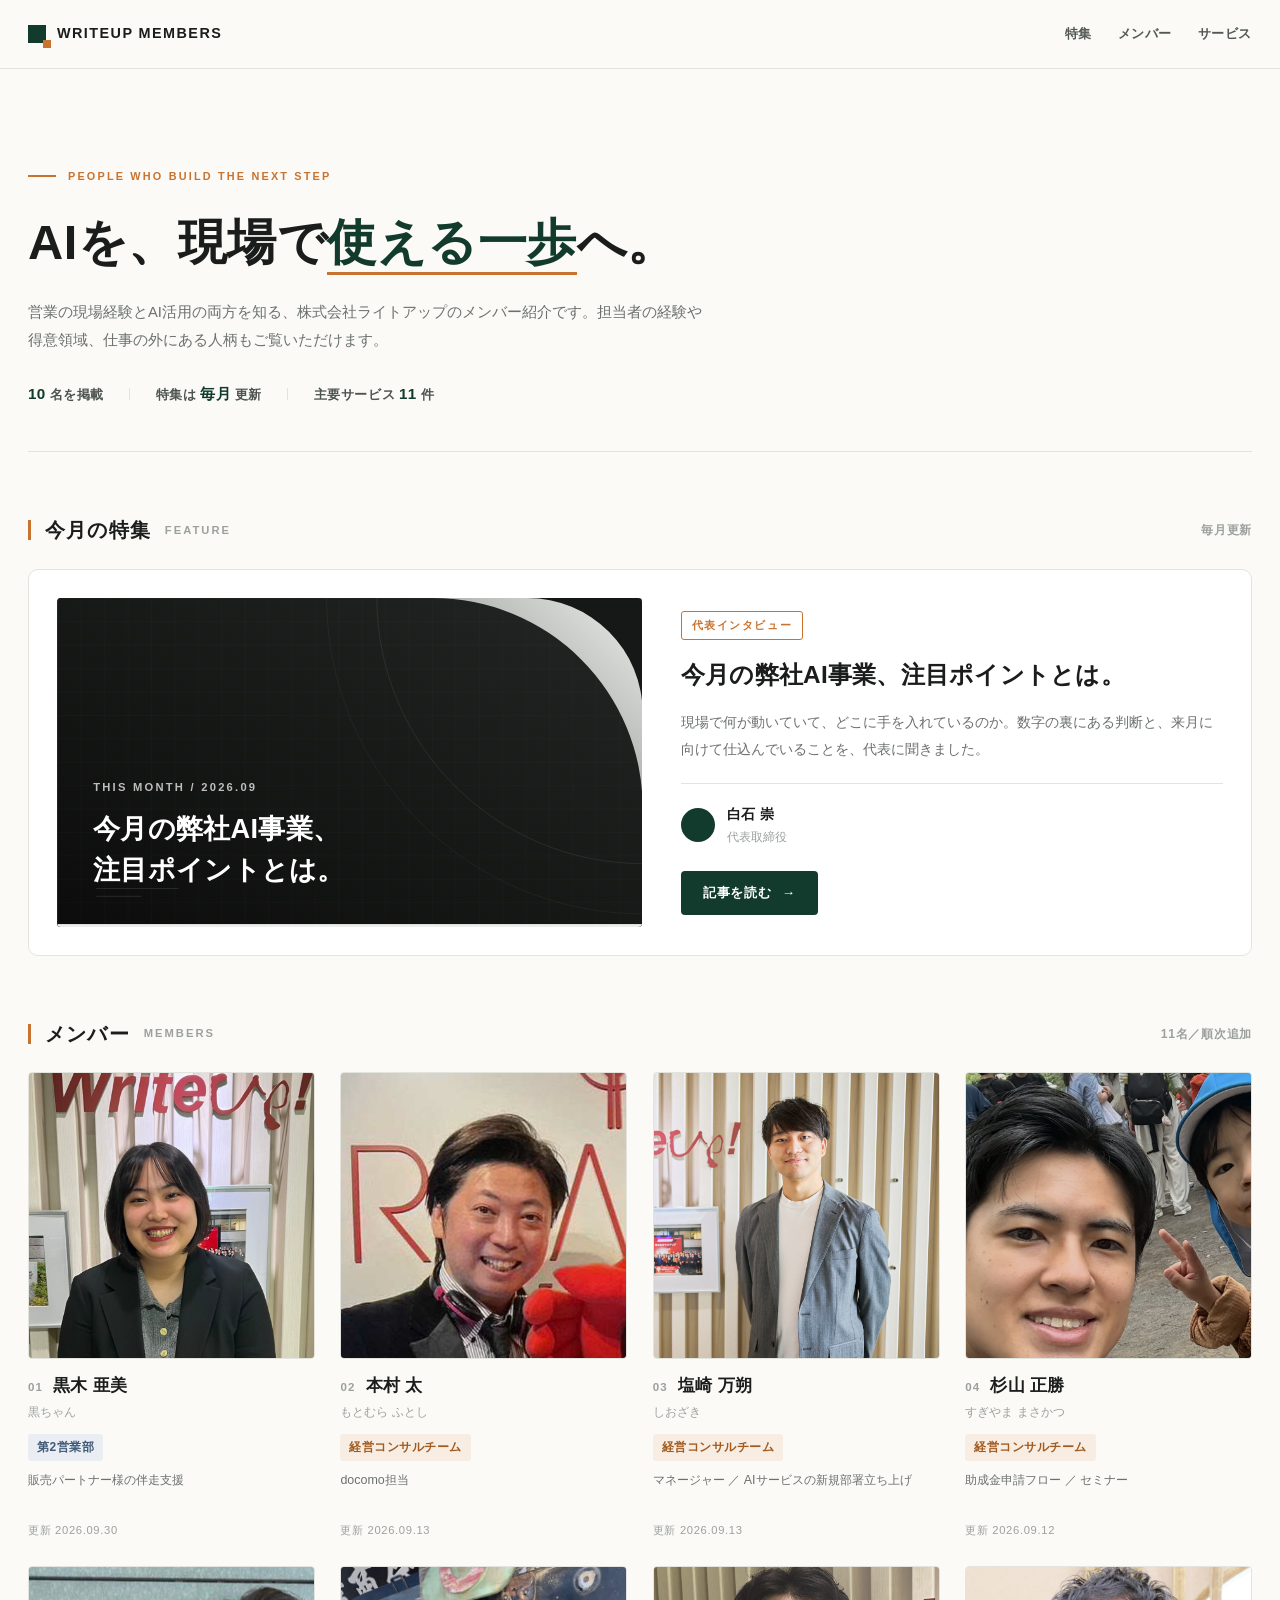
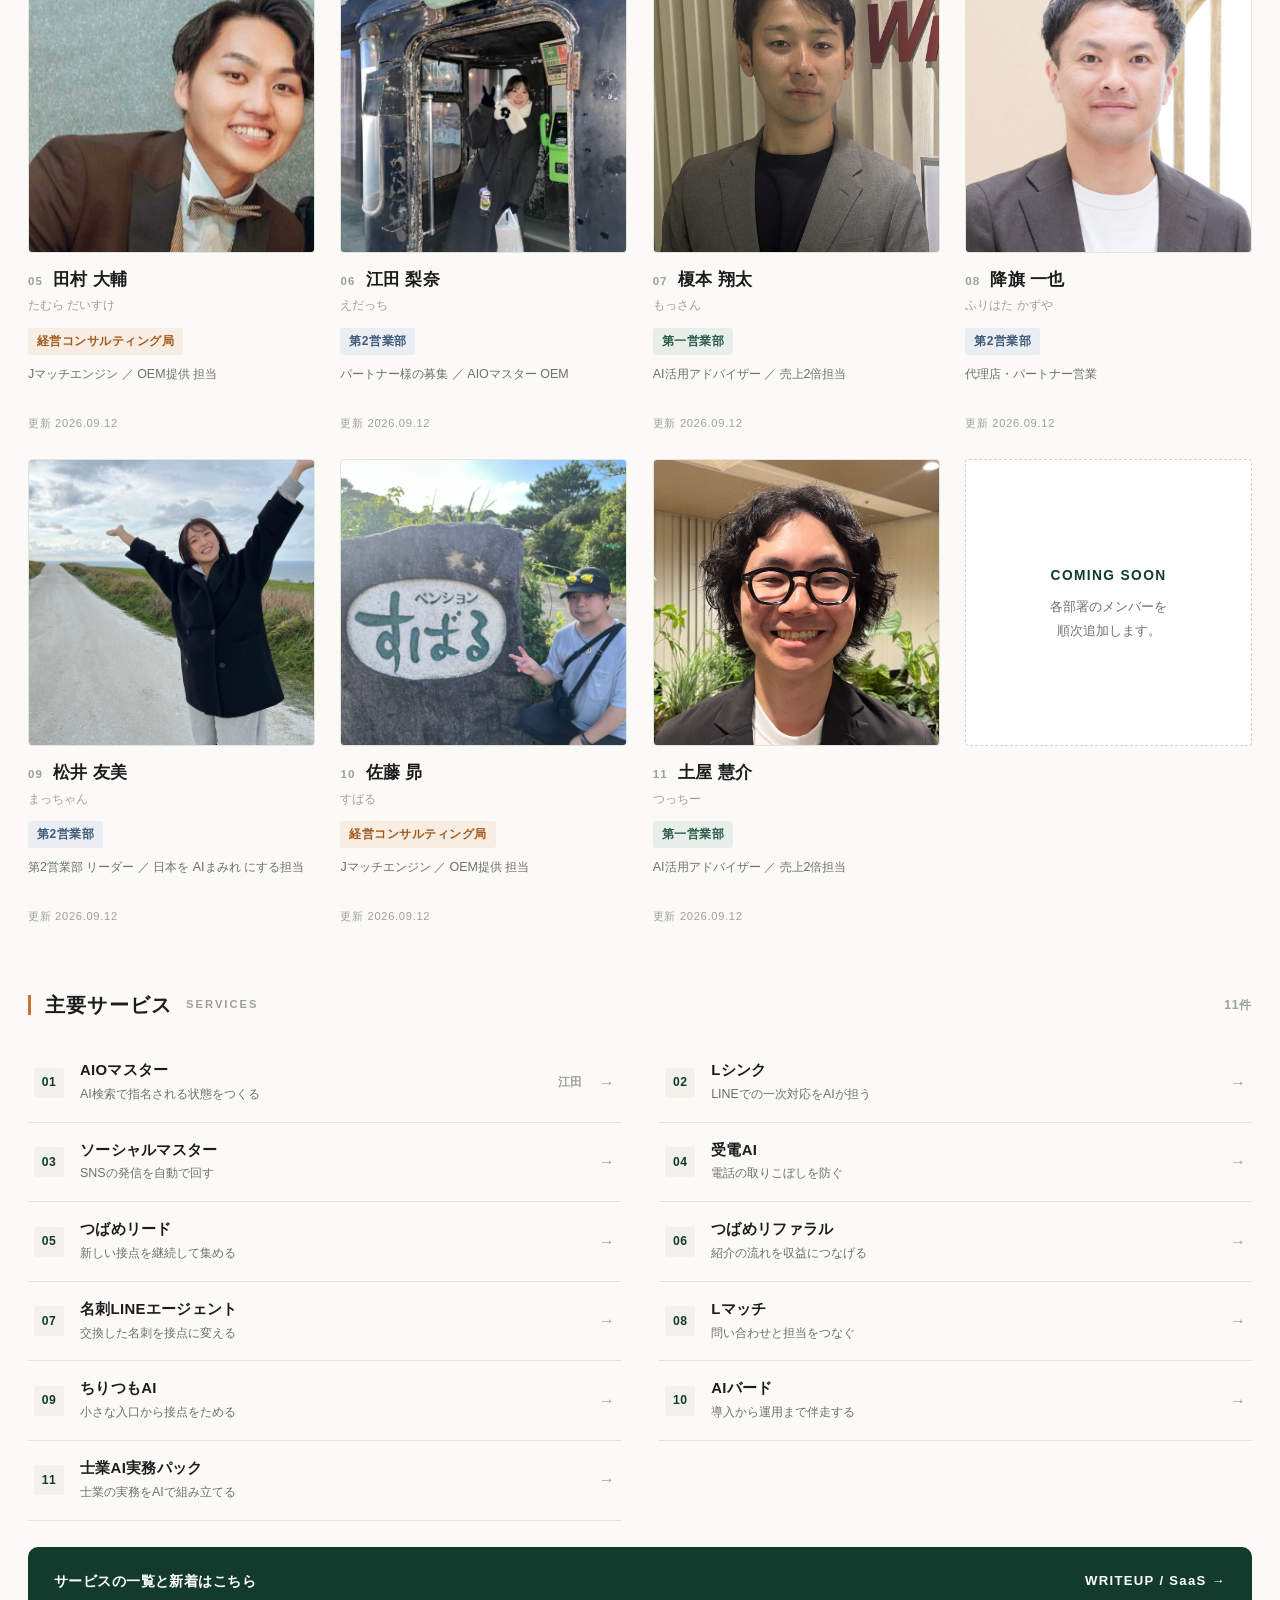
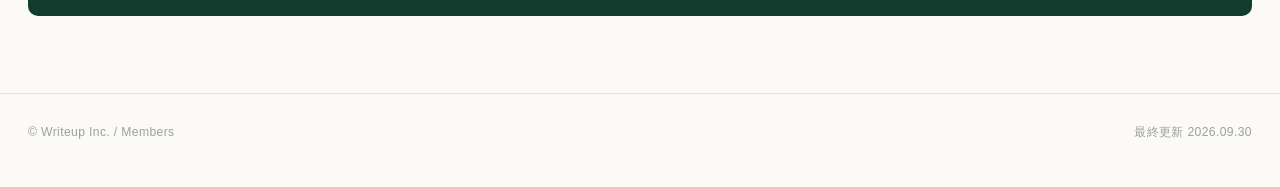
<file: index.html>
<!doctype html>
<html lang="ja">
<head>
<meta charset="utf-8">
<meta name="viewport" content="width=device-width, initial-scale=1">
<meta name="robots" content="noindex,nofollow">
<meta name="description" content="株式会社ライトアップのメンバー紹介。営業の現場経験とAI活用の両方を知る担当者と、代表インタビュー、主要サービスをまとめています。">
<link rel="canonical" href="https://writeup-inc.github.io/members/">
<meta property="og:type" content="website">
<meta property="og:title" content="WRITEUP MEMBERS｜株式会社ライトアップ">
<meta property="og:description" content="営業の現場経験とAI活用の両方を知る、株式会社ライトアップのメンバー紹介。">
<meta property="og:url" content="https://writeup-inc.github.io/members/">
<meta property="og:image" content="https://writeup-inc.github.io/members/tsuchiya/profile-assets/curly-hair.jpg">
<meta name="theme-color" content="#123B2E">
<title>WRITEUP MEMBERS｜株式会社ライトアップ</title>
<style>
/* lp-base.css — 日本語LP／HTML成果物の初期CSS
 *
 * 品質台帳（~/Documents/Codex/loop-engineering-memory/events.jsonl）で
 * 再発が確認された表示欠陥を、指摘ではなく初期値で潰すためのファイル。
 * 対応する欠陥ID:
 *   japanese-heading-midword-wrap（見出しが単語途中で改行）11回
 *   mobile-fv-headline-wrap（モバイルFVの見出し改行）3回
 *   mobile-fixed-cta-overlap（固定CTAが本文を隠す）3回
 *   meaningful-small-text-under-readable-size（意味のある文字が可読サイズ未満）5回
 *
 * 使い方: HTMLの<style>先頭にこの内容を貼る。色・書体・余白は各LPで上書きしてよいが、
 * 下の「改行制御」「最小文字サイズ」「固定CTAの逃げ」の3ブロックは消さないこと。
 */

/* ── 改行制御 ─────────────────────────────────────────────
 * 日本語は単語区切りが無いため、既定のままだと文節の途中で折り返す。
 * auto-phrase は文節単位で折る（Chrome 119+）。非対応環境は strict で逃がす。 */
h1, h2, h3, h4, h5,
.lead, .catch, .hero__title, [data-keep-phrase] {
  word-break: auto-phrase;
  line-break: strict;
  overflow-wrap: anywhere;
}
@supports not (word-break: auto-phrase) {
  h1, h2, h3, h4, h5,
  .lead, .catch, .hero__title, [data-keep-phrase] {
    word-break: normal;
  }
}
/* 明示的に折りたくない語の途中で切られたら、その語を <span class="nobr"> で包む */
.nobr { white-space: nowrap; }

/* ── 最小文字サイズ ───────────────────────────────────────
 * 判断材料になる文字は12px未満にしない。注記・免責のみ .note を許容。 */
:root { --fs-min: 12px; --fs-body: 16px; }
body { font-size: var(--fs-body); line-height: 1.8; }
small, .note, figcaption { font-size: var(--fs-min); line-height: 1.7; }

/* ── ファーストビューの見出し ─────────────────────────────
 * 固定pxだと狭い画面で必ず折り返す。clamp で画面幅に追従させる。 */
h1, .hero__title { font-size: clamp(1.55rem, 5.2vw, 3.25rem); line-height: 1.35; }
h2 { font-size: clamp(1.3rem, 3.6vw, 2.1rem); line-height: 1.45; }

/* ── 固定CTAの逃げ ────────────────────────────────────────
 * 画面下に固定CTAを置くページは、この変数を実測の高さに書き換える。
 * 置かないページはそのままでよい（0のまま）。 */
:root { --fixed-cta-h: 0px; }
body { padding-bottom: calc(var(--fixed-cta-h) + env(safe-area-inset-bottom, 0px)); }

/* ── 横はみ出しの予防 ─────────────────────────────────────
 * flex/grid の子は既定で min-width:auto のため、長い語で親を押し広げる。 */
*, *::before, *::after { box-sizing: border-box; }
img, svg, video, canvas, iframe { max-width: 100%; height: auto; }
main > *, section > *, .grid > *, .flex > * { min-width: 0; }
pre, table, .scroll-x { overflow-x: auto; max-width: 100%; }


:root{
  --ink:#1A1D1B; --sub:#6B716D; --faint:#9CA19D;
  --green:#123B2E; --green-2:#2C5A49; --terra:#C8732F;
  --bg:#FBFAF7; --card:#fff; --tint:#F2F1EC; --line:#E4E4DF;
  --r:10px; --r-sm:4px; --r-xs:3px;
  --sans:"Hiragino Kaku Gothic ProN","Hiragino Sans","Yu Gothic Medium","Yu Gothic",Meiryo,-apple-system,sans-serif;
  --num:"Helvetica Neue",Arial,sans-serif;
}
*{box-sizing:border-box;}
html{scroll-behavior:smooth;}
body{margin:0;color:var(--ink);background:var(--bg);font-family:var(--sans);line-height:1.75;-webkit-font-smoothing:antialiased;}
a{color:inherit;text-decoration:none;}
img{display:block;}
.wrap{width:min(1300px,calc(100% - 56px));margin:0 auto;}
.skip{position:absolute;left:1rem;top:-4rem;z-index:30;padding:.7rem 1rem;color:#fff;background:var(--green);border-radius:var(--r-sm);}
.skip:focus{top:1rem;}

/* ヘッダー */
.site-head{position:sticky;top:0;z-index:12;background:rgba(251,250,247,.93);backdrop-filter:blur(10px);border-bottom:1px solid var(--line);}
.site-head .wrap{min-height:68px;display:flex;align-items:center;justify-content:space-between;gap:16px;}
.brand{display:inline-flex;align-items:center;gap:11px;font-size:.9rem;font-weight:700;letter-spacing:.1em;}
.brand i{width:18px;height:18px;background:var(--green);flex:none;position:relative;}
.brand i::after{content:"";position:absolute;right:-5px;bottom:-5px;width:8px;height:8px;background:var(--terra);}
.nav{display:flex;gap:26px;}
.nav a{position:relative;color:#525853;font-size:.82rem;font-weight:700;letter-spacing:.04em;padding:4px 0;}
.nav a::after{content:"";position:absolute;left:0;right:0;bottom:0;height:1px;background:var(--green);transform:scaleX(0);transition:transform .2s ease;}
.nav a:hover{color:var(--green);}
.nav a:hover::after{transform:scaleX(1);}

/* 表紙 */
.hero{padding:clamp(48px,6vw,84px) 0 clamp(30px,3.4vw,44px);border-bottom:1px solid var(--line);}
.hero .eyebrow{display:flex;align-items:center;gap:12px;color:var(--terra);font-size:.68rem;font-weight:800;letter-spacing:.2em;}
.hero .eyebrow::before{content:"";width:28px;height:2px;background:var(--terra);}
.hero h1{margin:20px 0 0;font-size:clamp(1.8rem,4.2vw,3.05rem);font-weight:700;line-height:1.45;letter-spacing:.01em;}
.hero h1 em{font-style:normal;color:var(--green);border-bottom:3px solid var(--terra);padding-bottom:.06em;}
.hero p{max-width:720px;margin:20px 0 0;color:var(--sub);font-size:.92rem;line-height:1.95;}
.meta{display:flex;flex-wrap:wrap;gap:0 26px;margin-top:26px;}
.meta span{position:relative;padding-right:26px;color:#4d534f;font-size:.8rem;font-weight:700;letter-spacing:.04em;}
.meta span::after{content:"";position:absolute;right:0;top:50%;width:1px;height:12px;margin-top:-6px;background:var(--line);}
.meta span:last-child{padding-right:0;}
.meta span:last-child::after{display:none;}
.meta b{font-family:var(--num);color:var(--green);font-size:.95rem;letter-spacing:.02em;}

/* セクション見出し */
.sec-head{display:flex;align-items:center;gap:14px;padding:clamp(46px,5vw,70px) 0 24px;}
.sec-head .bar{width:3px;height:20px;background:var(--terra);flex:none;}
.sec-head h2{margin:0;font-size:1.22rem;font-weight:700;letter-spacing:.06em;}
.sec-head .en{color:var(--faint);font-size:.7rem;font-weight:700;letter-spacing:.18em;}
.sec-head .cnt{margin:0 0 0 auto;color:var(--faint);font-size:.76rem;font-weight:700;letter-spacing:.06em;}

/* 特集 */
.article{display:grid;grid-template-columns:minmax(0,1.08fr) minmax(0,1fr);gap:clamp(22px,3vw,46px);align-items:center;
  padding:clamp(20px,2.2vw,30px);border:1px solid var(--line);border-radius:var(--r);background:var(--card);
  transition:border-color .2s ease,box-shadow .2s ease;}
.article:hover{border-color:#c9d3cd;box-shadow:0 10px 28px rgba(18,59,46,.09);}
.cover{position:relative;border-radius:var(--r-sm);overflow:hidden;aspect-ratio:16/9;background:var(--green);}
.cover img{width:100%;height:100%;object-fit:cover;}
.cover .ov{position:absolute;inset:0;display:flex;flex-direction:column;justify-content:flex-end;padding:clamp(20px,3vw,36px);}
.cover .ov b{font-family:var(--num);color:rgba(255,255,255,.72);font-size:.7rem;font-weight:700;letter-spacing:.2em;}
.cover .ov p{margin:12px 0 0;color:#fff;font-size:clamp(1.1rem,2.2vw,1.7rem);font-weight:700;line-height:1.5;letter-spacing:.01em;}
.art-body .pill{display:inline-block;padding:4px 10px;border:1px solid var(--terra);border-radius:var(--r-xs);color:var(--terra);font-size:.68rem;font-weight:800;letter-spacing:.14em;}
.art-body h3{margin:16px 0 0;font-size:clamp(1.2rem,1.9vw,1.55rem);font-weight:700;line-height:1.6;letter-spacing:.01em;}
.art-body p{margin:14px 0 0;color:var(--sub);font-size:.87rem;line-height:1.95;}
.byline{display:flex;align-items:center;gap:12px;margin-top:20px;padding-top:18px;border-top:1px solid var(--line);}
.byline i{width:34px;height:34px;border-radius:50%;background:var(--green);flex:none;}
.byline span{color:var(--faint);font-size:.78rem;}
.byline em{display:block;font-style:normal;color:var(--ink);font-weight:700;font-size:.9rem;letter-spacing:.02em;}
.art-go{display:inline-flex;align-items:center;gap:10px;min-height:44px;margin-top:22px;padding:0 22px;border-radius:var(--r-sm);
  background:var(--green);color:#fff;font-size:.83rem;font-weight:700;letter-spacing:.06em;transition:background .2s ease;}
.article:hover .art-go{background:#0c2b20;}

/* メンバー */
.members{display:grid;grid-template-columns:repeat(4,minmax(0,1fr));gap:clamp(18px,2vw,28px);}
.member{display:block;transition:transform .2s ease;}
.member:hover{transform:translateY(-3px);}
.shot{position:relative;aspect-ratio:1/1;border-radius:var(--r-sm);overflow:hidden;background:var(--tint);border:1px solid var(--line);}
.shot img{width:100%;height:100%;object-fit:cover;object-position:50% 28%;transition:transform .5s ease;}
.member:hover .shot img{transform:scale(1.04);}
.veil{position:absolute;inset:0;display:flex;align-items:flex-end;padding:16px;opacity:0;transition:opacity .22s ease;
  background:linear-gradient(180deg,rgba(0,0,0,0) 42%,rgba(10,40,30,.9));}
.member:hover .veil{opacity:1;}
.veil p{margin:0;color:#fff;font-size:.83rem;font-weight:700;line-height:1.65;}
.m-top{display:flex;align-items:baseline;gap:10px;margin-top:15px;}
.m-no{font-family:var(--num);color:var(--faint);font-size:.72rem;font-weight:700;letter-spacing:.1em;}
.m-name{margin:0;font-size:1.06rem;font-weight:700;line-height:1.4;letter-spacing:.02em;}
.m-nick{margin:4px 0 0;color:var(--faint);font-size:.76rem;}
.m-dept{display:inline-block;margin:11px 0 0;padding:3px 9px;border-radius:var(--r-xs);background:var(--d-bg);color:var(--d-tx);font-size:12px;font-weight:700;letter-spacing:.04em;}
.m-date{margin:8px 0 0;font-family:var(--num);color:var(--faint);font-size:.7rem;letter-spacing:.06em;}
.m-role{margin:9px 0 0;color:var(--sub);font-size:.78rem;line-height:1.7;
  display:-webkit-box;-webkit-box-orient:vertical;-webkit-line-clamp:2;overflow:hidden;min-height:calc(.78rem * 1.7 * 2);}
.member--soon{display:grid;place-items:center;aspect-ratio:1/1;border:1px dashed #cdd2ce;border-radius:var(--r-sm);
  background:var(--card);color:var(--sub);text-align:center;font-size:.8rem;line-height:1.8;padding:22px;}
.member--soon strong{display:block;margin-bottom:7px;color:var(--green);font-size:.86rem;font-weight:700;letter-spacing:.1em;}

/* サービス */
.svc{display:grid;grid-template-columns:repeat(2,minmax(0,1fr));gap:0 clamp(24px,3vw,52px);}
.svc a{display:flex;align-items:center;gap:16px;padding:17px 6px;border-bottom:1px solid var(--line);transition:padding-left .18s ease;}
.svc a:hover{padding-left:12px;}
.svc .no{flex:none;display:grid;place-items:center;width:30px;height:30px;border-radius:var(--r-xs);background:var(--tint);
  font-family:var(--num);color:var(--green);font-size:.76rem;font-weight:700;letter-spacing:.04em;}
.svc a:hover .no{background:var(--green);color:#fff;}
.svc .tx{display:block;min-width:0;flex:1;}
.svc .nm{display:block;font-size:.93rem;font-weight:700;letter-spacing:.02em;line-height:1.45;}
.svc .ds{display:block;margin-top:3px;color:var(--sub);font-size:.78rem;line-height:1.6;}
.svc .ow{flex:none;color:var(--faint);font-size:12px;font-weight:700;letter-spacing:.04em;white-space:nowrap;}
.svc .ar{flex:none;color:var(--faint);}
.svc a:hover .ar{color:var(--terra);}
.svc-all{display:flex;justify-content:space-between;align-items:center;gap:14px;margin-top:26px;padding:22px 26px;border-radius:var(--r);
  background:var(--green);color:#fff;font-size:.9rem;font-weight:700;letter-spacing:.03em;transition:background .2s ease;}
.svc-all:hover{background:#0c2b20;}
.svc-all span:last-child{font-family:var(--num);letter-spacing:.1em;font-size:.82rem;}

footer{margin-top:clamp(50px,6vw,84px);border-top:1px solid var(--line);padding:28px 0 44px;color:var(--faint);font-size:.76rem;letter-spacing:.03em;}
footer .wrap{display:flex;justify-content:space-between;gap:14px;flex-wrap:wrap;}

.m-name,.m-nick,.m-role,.svc .nm,.svc .ds,.member--soon p,.art-body p,.cover .ov p,.hero p{
  word-break:auto-phrase;line-break:strict;overflow-wrap:anywhere;
}
@supports not (word-break:auto-phrase){
  .m-name,.m-nick,.m-role,.svc .nm,.svc .ds,.member--soon p,.art-body p,.cover .ov p,.hero p{word-break:normal;}
}

@media (max-width:1180px){ .members{grid-template-columns:repeat(3,minmax(0,1fr));} }
@media (max-width:860px){
  .wrap{width:min(1300px,calc(100% - 32px));}
  .nav{display:none;}
  .article{grid-template-columns:1fr;gap:20px;align-items:start;}
  .svc{grid-template-columns:1fr;}
}
@media (max-width:560px){
  .members{grid-template-columns:repeat(2,minmax(0,1fr));gap:16px 12px;}
  .veil{display:none;}
  .m-name{font-size:.95rem;}
  .m-role{font-size:.74rem;-webkit-line-clamp:3;min-height:calc(.74rem * 1.7 * 3);}
  .m-dept{font-size:11px;padding:3px 8px;max-width:100%;white-space:nowrap;overflow:hidden;text-overflow:ellipsis;}
  .meta{gap:0 18px;}
  .meta span{padding-right:18px;font-size:.75rem;}
  .sec-head h2{font-size:1.08rem;}
  .sec-head .en{display:none;}
  .svc-all{padding:18px 20px;font-size:.84rem;}
}
@media (prefers-reduced-motion:reduce){ html{scroll-behavior:auto;} *,*::before,*::after{transition-duration:.01ms !important;} }
</style>
</head>
<body>
<a class="skip" href="#members">メンバー一覧へ移動</a>

<header class="site-head"><div class="wrap">
  <a class="brand" href="./"><i aria-hidden="true"></i>WRITEUP MEMBERS</a>
  <nav class="nav">
    <a href="#interview">特集</a>
    <a href="#members">メンバー</a>
    <a href="#services">サービス</a>
  </nav>
</div></header>

<main>

  <section class="wrap hero">
    <p class="eyebrow">PEOPLE WHO BUILD THE NEXT STEP</p>
    <h1>AIを、現場で<em>使える一歩</em>へ。</h1>
    <p>営業の現場経験とAI活用の両方を知る、株式会社ライトアップのメンバー紹介です。担当者の経験や得意領域、仕事の外にある人柄もご覧いただけます。</p>
    <div class="meta">
      <span><b>10</b> 名を掲載</span>
      <span>特集は <b>毎月</b> 更新</span>
      <span>主要サービス <b>11</b> 件</span>
    </div>
  </section>

  <section class="wrap" id="interview" aria-labelledby="interview-title">
    <div class="sec-head">
      <span class="bar" aria-hidden="true"></span>
      <h2 id="interview-title">今月の特集</h2>
      <span class="en">FEATURE</span>
      <p class="cnt">毎月更新</p>
    </div>
    <a class="article" href="interview/">
      <div class="cover">
        <img src="assets/interview-cover.svg" width="1200" height="675" alt="">
        <span class="ov">
          <b>THIS MONTH / 2026.09</b>
          <p>今月の弊社AI事業、<br>注目ポイントとは。</p>
        </span>
      </div>
      <div class="art-body">
        <span class="pill">代表インタビュー</span>
        <h3>今月の弊社AI事業、注目ポイントとは。</h3>
        <p>現場で何が動いていて、どこに手を入れているのか。数字の裏にある判断と、来月に向けて仕込んでいることを、代表に聞きました。</p>
        <div class="byline">
          <i aria-hidden="true"></i>
          <span><em>白石 崇</em>代表取締役</span>
        </div>
        <span class="art-go">記事を読む <span aria-hidden="true">→</span></span>
      </div>
    </a>
  </section>

  <section class="wrap" id="members" aria-labelledby="members-title">
    <div class="sec-head">
      <span class="bar" aria-hidden="true"></span>
      <h2 id="members-title">メンバー</h2>
      <span class="en">MEMBERS</span>
      <p class="cnt">11名／順次追加</p>
    </div>
    <div class="members">
      <a class="member" href="kuroki/" style="--d-bg:#EAEEF3;--d-tx:#3F5A78;">
        <div class="shot">
          <img src="kuroki/profile-assets/main.jpg" alt="オフィスのロゴの前で笑う黒木亜美" loading="lazy" style="object-position:center 30%">
          <div class="veil"><p>最初にちゃんと伝えれば、 AIはちゃんと応えてくれる。</p></div>
        </div>
        <div class="m-top"><span class="m-no">01</span><p class="m-name">黒木 亜美</p></div>
        <p class="m-nick">黒ちゃん</p>
        <span class="m-dept">第2営業部</span>
        <p class="m-role">販売パートナー様の伴走支援</p>
        <p class="m-date">更新 2026.09.30</p>
      </a>

      <a class="member" href="motomura/" style="--d-bg:#F7EDE3;--d-tx:#A25A1E;">
        <div class="shot">
          <img src="motomura/profile-assets/main.jpg" alt="笑顔でこちらを向く本村太" loading="lazy" style="object-position:center 30%">
          <div class="veil"><p>お客様に寄り添って、 幸せを運びたいんです。</p></div>
        </div>
        <div class="m-top"><span class="m-no">02</span><p class="m-name">本村 太</p></div>
        <p class="m-nick">もとむら ふとし</p>
        <span class="m-dept">経営コンサルチーム</span>
        <p class="m-role">docomo担当</p>
        <p class="m-date">更新 2026.09.13</p>
      </a>

      <a class="member" href="shiozaki/" style="--d-bg:#F7EDE3;--d-tx:#A25A1E;">
        <div class="shot">
          <img src="shiozaki/profile-assets/main.jpg" alt="オフィスのロゴの前に立つ塩崎万朔" loading="lazy" style="object-position:center 25%">
          <div class="veil"><p>1年目から、 立ち上げてばかりいます。</p></div>
        </div>
        <div class="m-top"><span class="m-no">03</span><p class="m-name">塩崎 万朔</p></div>
        <p class="m-nick">しおざき</p>
        <span class="m-dept">経営コンサルチーム</span>
        <p class="m-role">マネージャー ／ AIサービスの新規部署立ち上げ</p>
        <p class="m-date">更新 2026.09.13</p>
      </a>

      <a class="member" href="sugiyama/" style="--d-bg:#F7EDE3;--d-tx:#A25A1E;">
        <div class="shot">
          <img src="sugiyama/profile-assets/main.jpg" alt="息子さんと写る杉山正勝" loading="lazy" style="object-position:50% 52%">
          <div class="veil"><p>バックヤードが、 長いほうの人間です。</p></div>
        </div>
        <div class="m-top"><span class="m-no">04</span><p class="m-name">杉山 正勝</p></div>
        <p class="m-nick">すぎやま まさかつ</p>
        <span class="m-dept">経営コンサルチーム</span>
        <p class="m-role">助成金申請フロー ／ セミナー</p>
        <p class="m-date">更新 2026.09.12</p>
      </a>

      <a class="member" href="tamura/" style="--d-bg:#F7EDE3;--d-tx:#A25A1E;">
        <div class="shot">
          <img src="tamura/profile-assets/main.jpg" alt="正装で笑う田村大輔" loading="lazy" style="object-position:center 32%">
          <div class="veil"><p>ご縁を、 一度きりで終わらせません。</p></div>
        </div>
        <div class="m-top"><span class="m-no">05</span><p class="m-name">田村 大輔</p></div>
        <p class="m-nick">たむら だいすけ</p>
        <span class="m-dept">経営コンサルティング局</span>
        <p class="m-role">Jマッチエンジン ／ OEM提供 担当</p>
        <p class="m-date">更新 2026.09.12</p>
      </a>

      <a class="member" href="eda/" style="--d-bg:#EAEEF3;--d-tx:#3F5A78;">
        <div class="shot">
          <img src="eda/profile-assets/main.jpg" alt="古い車両の前に立つ江田梨奈" loading="lazy" style="object-position:58% 40%">
          <div class="veil"><p>AIに詳しくないところから 始める不安は、よく分かります。</p></div>
        </div>
        <div class="m-top"><span class="m-no">06</span><p class="m-name">江田 梨奈</p></div>
        <p class="m-nick">えだっち</p>
        <span class="m-dept">第2営業部</span>
        <p class="m-role">パートナー様の募集 ／ AIOマスター OEM</p>
        <p class="m-date">更新 2026.09.12</p>
      </a>

      <a class="member" href="enomoto/" style="--d-bg:#E8EFEB;--d-tx:#2C5A49;">
        <div class="shot">
          <img src="enomoto/profile-assets/main.jpg" alt="スーツ姿で正面を向く榎本翔太" loading="lazy" style="object-position:center 22%">
          <div class="veil"><p>1年かけて、 御社の売上を2倍に。</p></div>
        </div>
        <div class="m-top"><span class="m-no">07</span><p class="m-name">榎本 翔太</p></div>
        <p class="m-nick">もっさん</p>
        <span class="m-dept">第一営業部</span>
        <p class="m-role">AI活用アドバイザー ／ 売上2倍担当</p>
        <p class="m-date">更新 2026.09.12</p>
      </a>

      <a class="member" href="furihata/" style="--d-bg:#EAEEF3;--d-tx:#3F5A78;">
        <div class="shot">
          <img src="furihata/profile-assets/main.png" alt="スーツ姿で正面を向く降旗一也" loading="lazy" style="object-position:center 30%">
          <div class="veil"><p>営業と、ツールづくりの間。 そこをやる人になります。</p></div>
        </div>
        <div class="m-top"><span class="m-no">08</span><p class="m-name">降旗 一也</p></div>
        <p class="m-nick">ふりはた かずや</p>
        <span class="m-dept">第2営業部</span>
        <p class="m-role">代理店・パートナー営業</p>
        <p class="m-date">更新 2026.09.12</p>
      </a>

      <a class="member" href="matsui/" style="--d-bg:#EAEEF3;--d-tx:#3F5A78;">
        <div class="shot">
          <img src="matsui/profile-assets/main.jpg" alt="旅先の道で両手を広げる松井友美" loading="lazy" style="object-position:52% 30%">
          <div class="veil"><p>AIだけでは、 温度感までは届きません。</p></div>
        </div>
        <div class="m-top"><span class="m-no">09</span><p class="m-name">松井 友美</p></div>
        <p class="m-nick">まっちゃん</p>
        <span class="m-dept">第2営業部</span>
        <p class="m-role">第2営業部 リーダー ／ 日本を AIまみれ にする担当</p>
        <p class="m-date">更新 2026.09.12</p>
      </a>

      <a class="member" href="sato/" style="--d-bg:#F7EDE3;--d-tx:#A25A1E;">
        <div class="shot">
          <img src="sato/profile-assets/main.jpg" alt="「ペンションすばる」の看板を指さす佐藤昴" loading="lazy" style="object-position:50% 24%">
          <div class="veil"><p>「お金がない」を、 AI化しない理由にさせない。</p></div>
        </div>
        <div class="m-top"><span class="m-no">10</span><p class="m-name">佐藤 昴</p></div>
        <p class="m-nick">すばる</p>
        <span class="m-dept">経営コンサルティング局</span>
        <p class="m-role">Jマッチエンジン ／ OEM提供 担当</p>
        <p class="m-date">更新 2026.09.12</p>
      </a>

      <a class="member" href="tsuchiya/" style="--d-bg:#E8EFEB;--d-tx:#2C5A49;">
        <div class="shot">
          <img src="tsuchiya/profile-assets/curly-hair.jpg" alt="正面を向いて笑う土屋慧介" loading="lazy" style="object-position:50% 26%">
          <div class="veil"><p>髪は天然。営業は設計。 AIで売れる仕組みを本気でつくります。</p></div>
        </div>
        <div class="m-top"><span class="m-no">11</span><p class="m-name">土屋 慧介</p></div>
        <p class="m-nick">つっちー</p>
        <span class="m-dept">第一営業部</span>
        <p class="m-role">AI活用アドバイザー ／ 売上2倍担当</p>
        <p class="m-date">更新 2026.09.12</p>
      </a>

      <div class="member--soon"><p><strong>COMING SOON</strong>各部署のメンバーを<br>順次追加します。</p></div>
    </div>
  </section>

  <section class="wrap" id="services" aria-labelledby="services-title">
    <div class="sec-head">
      <span class="bar" aria-hidden="true"></span>
      <h2 id="services-title">主要サービス</h2>
      <span class="en">SERVICES</span>
      <p class="cnt">11件</p>
    </div>
    <div class="svc">
      <a href="https://writeup-inc.github.io/saas/"><span class="no">01</span><span class="tx"><span class="nm">AIOマスター</span><span class="ds">AI検索で指名される状態をつくる</span></span><span class="ow">江田</span><span class="ar" aria-hidden="true">→</span></a>
      <a href="https://writeup-inc.github.io/saas/"><span class="no">02</span><span class="tx"><span class="nm">Lシンク</span><span class="ds">LINEでの一次対応をAIが担う</span></span><span class="ar" aria-hidden="true">→</span></a>
      <a href="https://writeup-inc.github.io/saas/"><span class="no">03</span><span class="tx"><span class="nm">ソーシャルマスター</span><span class="ds">SNSの発信を自動で回す</span></span><span class="ar" aria-hidden="true">→</span></a>
      <a href="https://writeup-inc.github.io/saas/"><span class="no">04</span><span class="tx"><span class="nm">受電AI</span><span class="ds">電話の取りこぼしを防ぐ</span></span><span class="ar" aria-hidden="true">→</span></a>
      <a href="https://writeup-inc.github.io/saas/"><span class="no">05</span><span class="tx"><span class="nm">つばめリード</span><span class="ds">新しい接点を継続して集める</span></span><span class="ar" aria-hidden="true">→</span></a>
      <a href="https://writeup-inc.github.io/saas/"><span class="no">06</span><span class="tx"><span class="nm">つばめリファラル</span><span class="ds">紹介の流れを収益につなげる</span></span><span class="ar" aria-hidden="true">→</span></a>
      <a href="https://writeup-inc.github.io/saas/"><span class="no">07</span><span class="tx"><span class="nm">名刺LINEエージェント</span><span class="ds">交換した名刺を接点に変える</span></span><span class="ar" aria-hidden="true">→</span></a>
      <a href="https://writeup-inc.github.io/saas/"><span class="no">08</span><span class="tx"><span class="nm">Lマッチ</span><span class="ds">問い合わせと担当をつなぐ</span></span><span class="ar" aria-hidden="true">→</span></a>
      <a href="https://writeup-inc.github.io/saas/"><span class="no">09</span><span class="tx"><span class="nm">ちりつもAI</span><span class="ds">小さな入口から接点をためる</span></span><span class="ar" aria-hidden="true">→</span></a>
      <a href="https://writeup-inc.github.io/saas/"><span class="no">10</span><span class="tx"><span class="nm">AIバード</span><span class="ds">導入から運用まで伴走する</span></span><span class="ar" aria-hidden="true">→</span></a>
      <a href="https://writeup-inc.github.io/saas/"><span class="no">11</span><span class="tx"><span class="nm">士業AI実務パック</span><span class="ds">士業の実務をAIで組み立てる</span></span><span class="ar" aria-hidden="true">→</span></a>
    </div>
    <a class="svc-all" href="https://writeup-inc.github.io/saas/">
      <span>サービスの一覧と新着はこちら</span><span>WRITEUP / SaaS →</span>
    </a>
  </section>
</main>

<footer><div class="wrap">
  <span>© Writeup Inc. / Members</span>
  <span>最終更新 2026.09.30</span>
</div></footer>
</body>
</html>
</file>
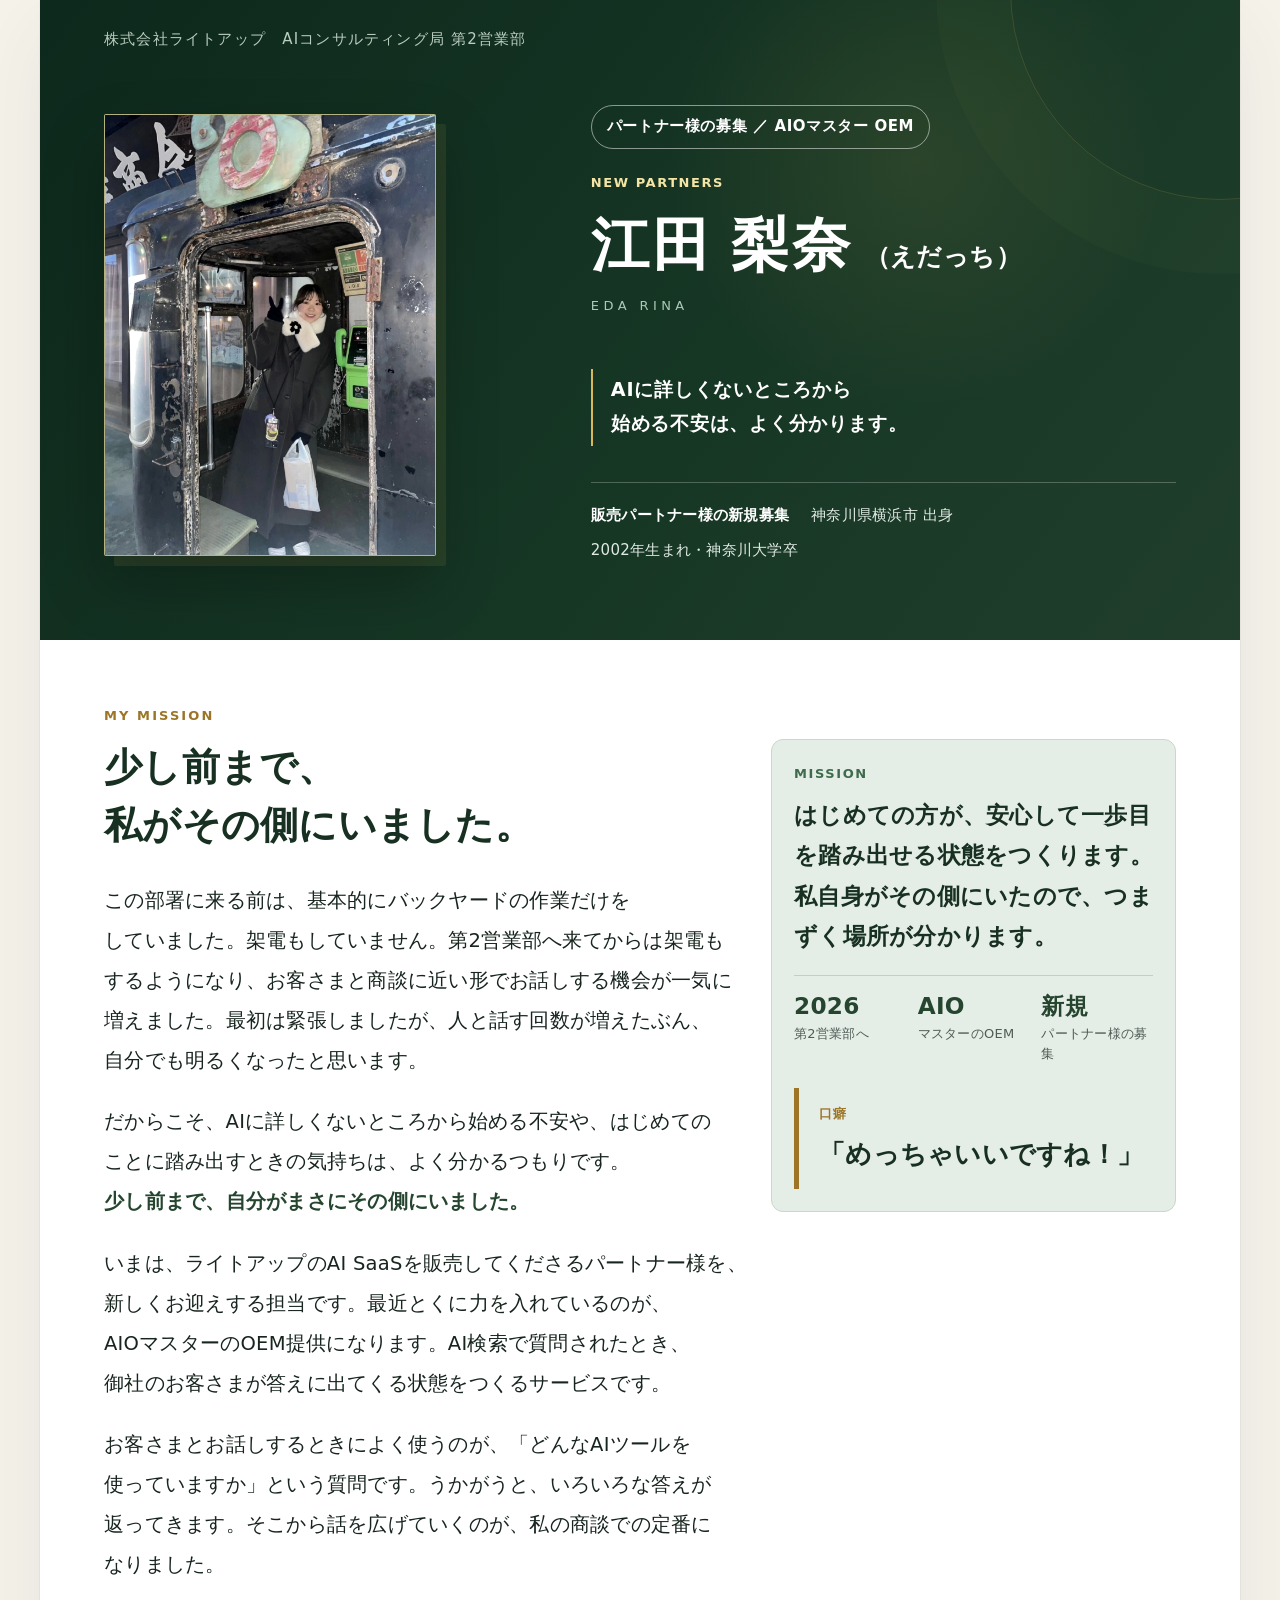
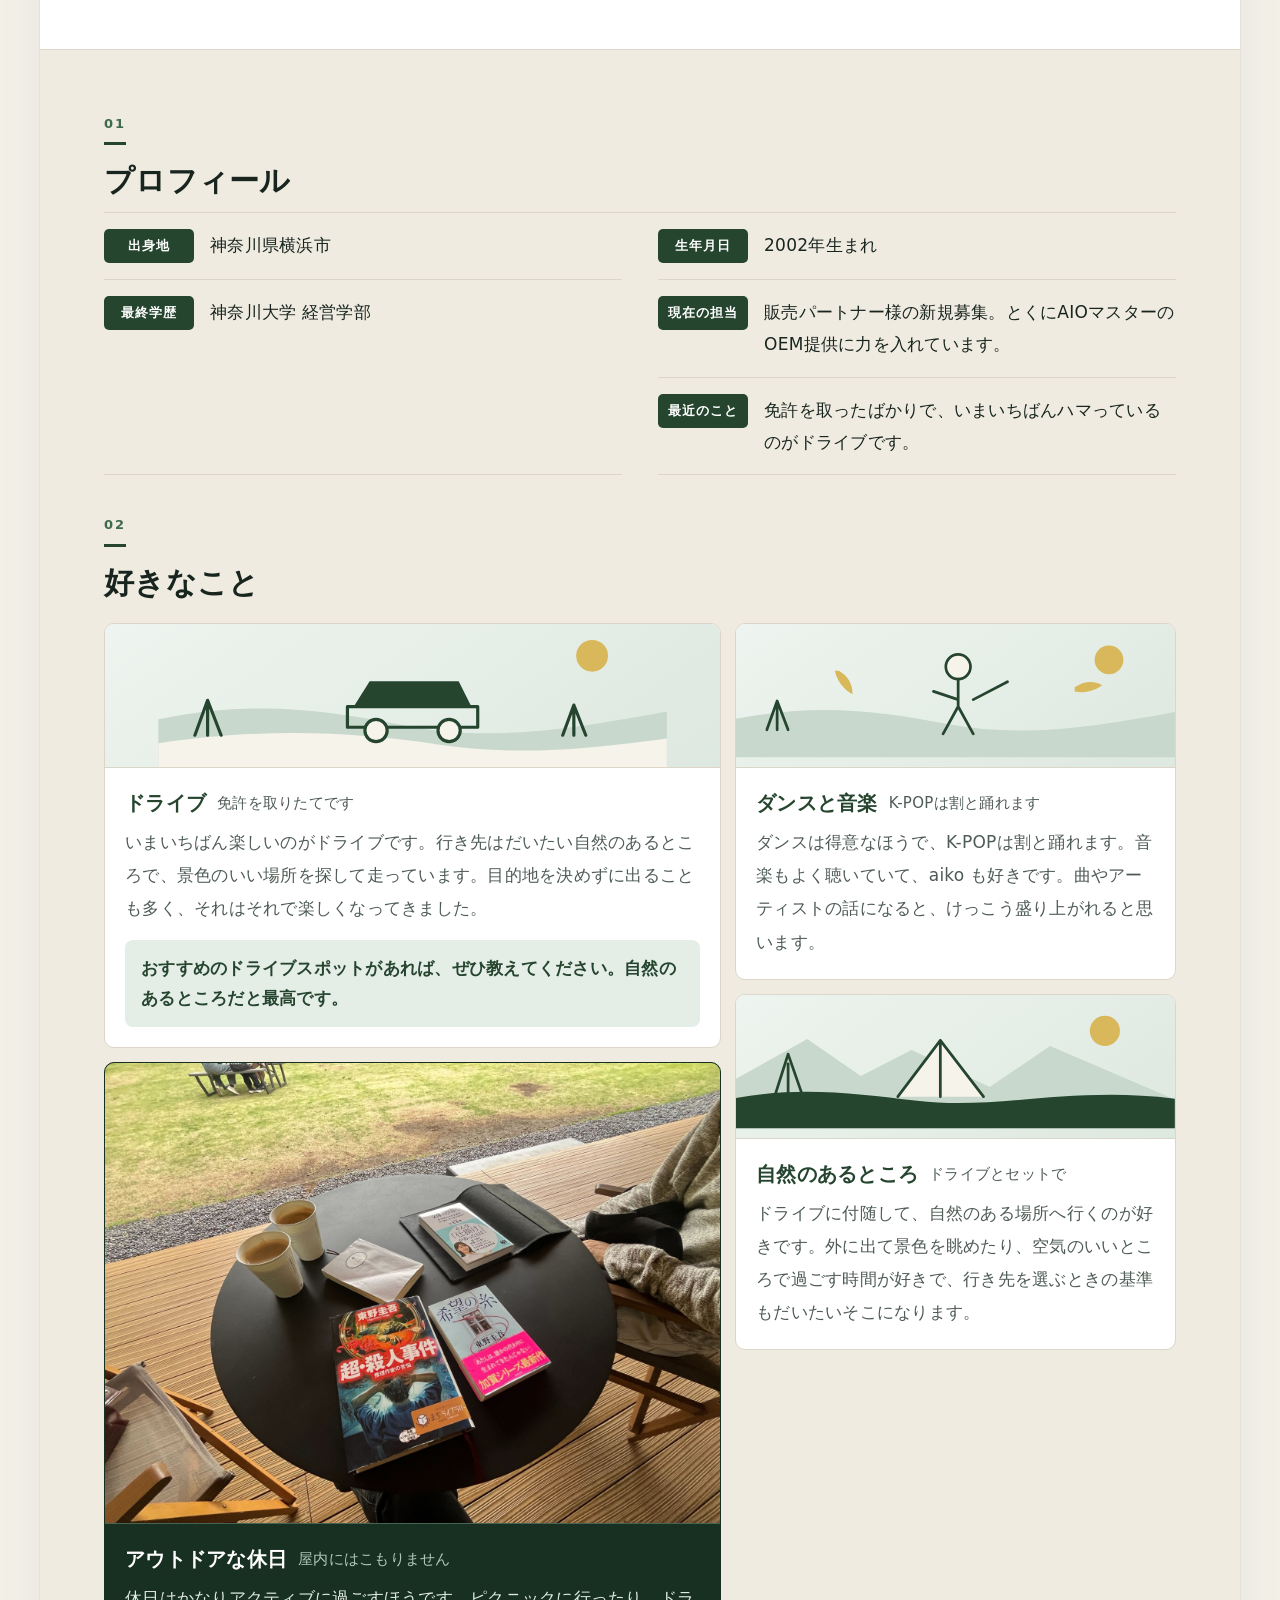
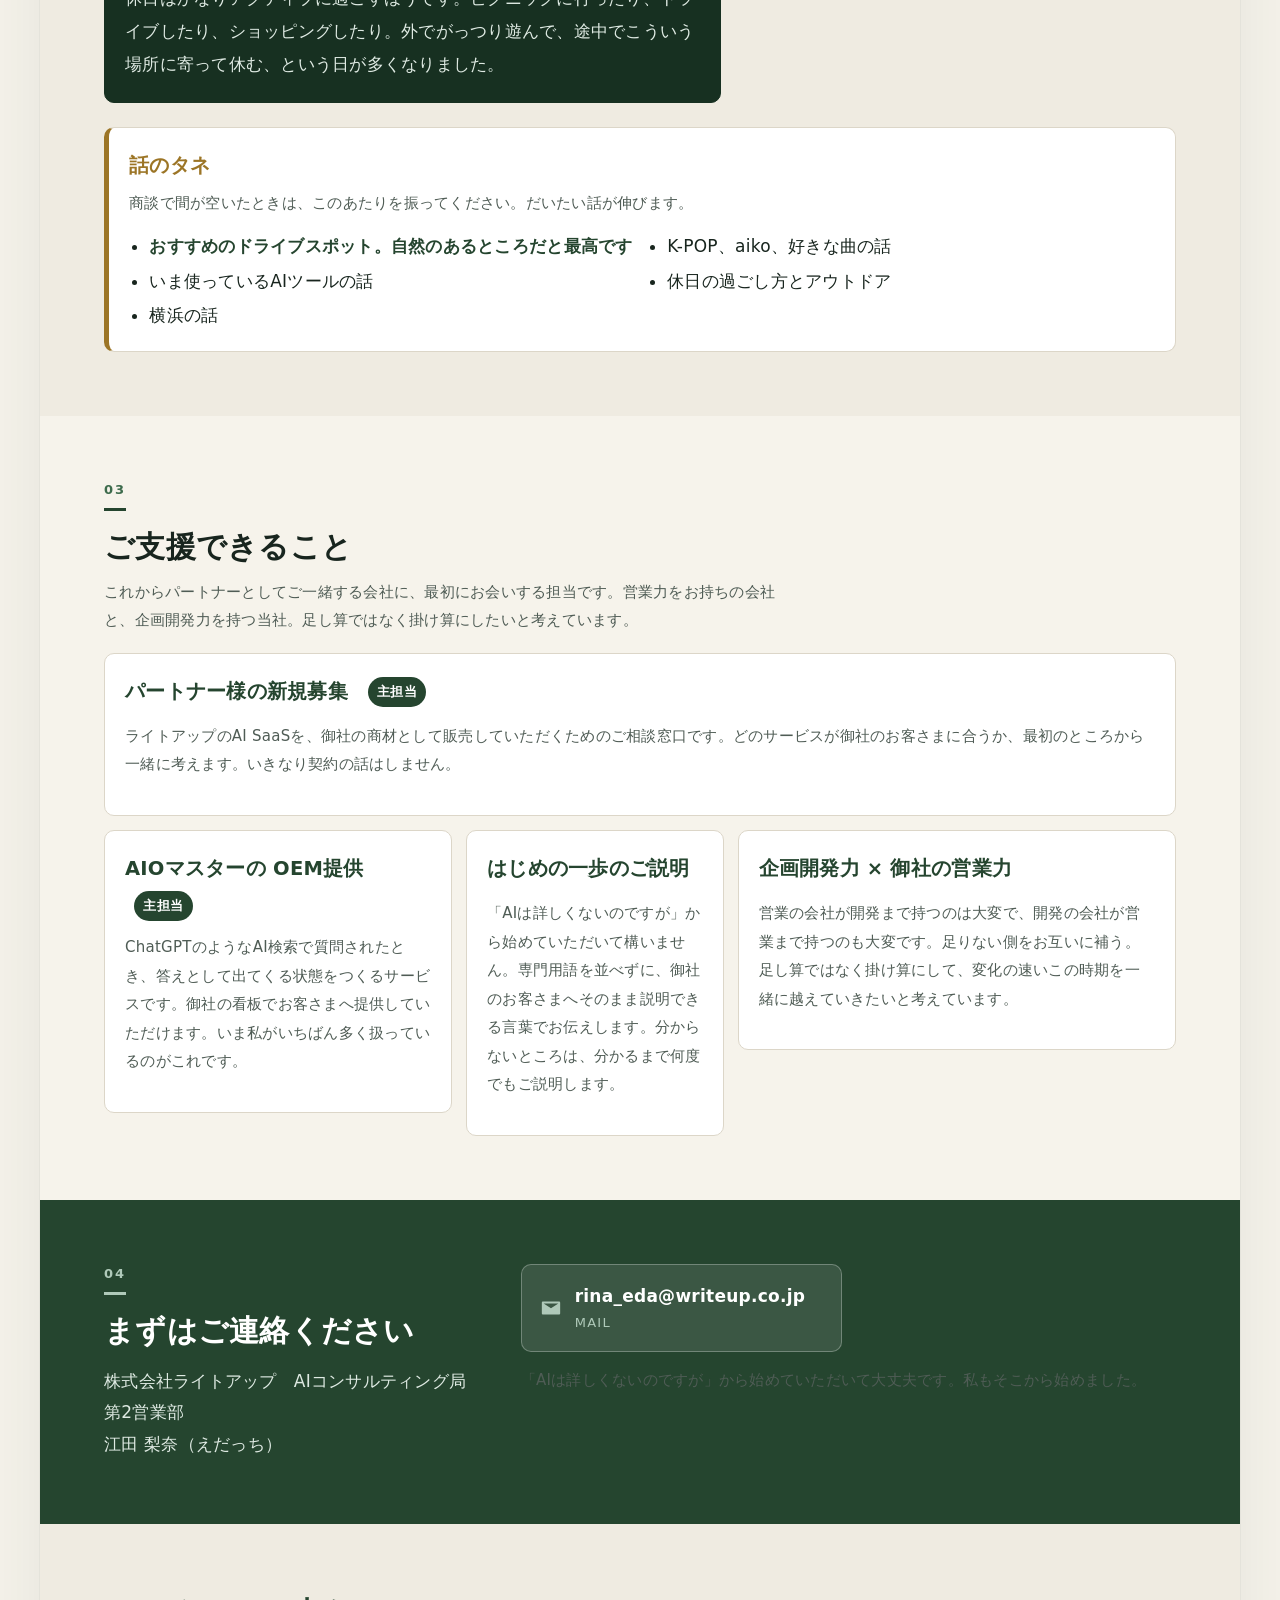
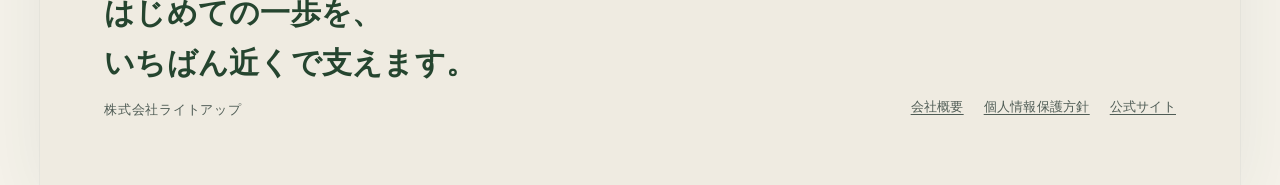
<file: eda/index.html>
<!DOCTYPE html>
<html lang="ja">
<head>
<meta charset="UTF-8">
<meta name="viewport" content="width=device-width, initial-scale=1">
<title>江田 梨奈（えだっち）｜株式会社ライトアップ 第2営業部</title>
<meta name="description" content="少し前まで、私がその側にいました。販売パートナー様の新規募集とAIOマスターのOEM提供を担当する、江田梨奈のプロフィールです。">
<meta name="robots" content="noindex,nofollow">
<link rel="canonical" href="https://writeup-inc.github.io/members/eda/">
<link rel="icon" href="data:image/svg+xml,%3Csvg xmlns='http://www.w3.org/2000/svg' viewBox='0 0 64 64'%3E%3Crect width='64' height='64' rx='14' fill='%2325452F'/%3E%3Cpath d='M14 16h36v8H36v26h-8V24H14z' fill='white'/%3E%3C/svg%3E">
<meta property="og:type" content="profile">
<meta property="og:title" content="江田 梨奈（えだっち）｜株式会社ライトアップ 第2営業部">
<meta property="og:description" content="はじめての一歩でつまずく場所が分かります。私自身がそこから始めました。">
<meta property="og:url" content="https://writeup-inc.github.io/members/eda/">
<meta property="og:image" content="https://writeup-inc.github.io/members/eda/profile-assets/main.jpg">
<meta name="theme-color" content="#25452F">
<style>
/* ===== lp-base：改行制御・最小文字サイズ・固定CTAの逃げ（削除しない） ===== */
h1, h2, h3, h4, h5,
.lead, .catch, .hero__title, .hero__catch, .lead__heading, [data-keep-phrase] {
  word-break: auto-phrase;
  line-break: strict;
  overflow-wrap: anywhere;
}
@supports not (word-break: auto-phrase) {
  h1, h2, h3, h4, h5,
  .lead, .catch, .hero__title, .hero__catch, .lead__heading, [data-keep-phrase] { word-break: normal; }
}
.nobr { white-space: nowrap; }
:root { --fs-min: 13px; }
small, .note, figcaption { font-size: var(--fs-min); line-height: 1.75; }
:root { --fixed-cta-h: 68px; }
body { padding-bottom: calc(var(--fixed-cta-h) + env(safe-area-inset-bottom, 0px)); }
*, *::before, *::after { box-sizing: border-box; }
img, svg, video, canvas, iframe { max-width: 100%; height: auto; }
main > *, section > *, .grid > *, .flex > * { min-width: 0; }
pre, table, .scroll-x { overflow-x: auto; max-width: 100%; }
</style>
<link rel="stylesheet" href="../assets/profile.css">
<style>
/* 写真の枠はここでは決めない。比率は profile.css が --ar から組む。
   以前はここで高さを216px固定していたが、どの写真も細長に切られて
   顔のドアップになっていたため撤去した */
.hero--nophoto .hero__inner{ grid-template-columns:1fr; }
@media (min-width:700px){
  .hero--nophoto{ grid-template-columns:1fr; min-height:460px; }
  .hero--nophoto .role, .hero--nophoto .hero__body,
  .hero--nophoto .hero__catch, .hero--nophoto .hero__meta{ grid-column:1; }
}
.card h3 .tag{ display:inline-block; margin-left:9px; padding:3px 9px; border-radius:999px;
  background:var(--green); color:#fff; font-size:13px; font-weight:700; letter-spacing:.04em; vertical-align:middle; }
.card__link{ margin:12px 0 0; font-size:14px; line-height:1.9; }
.card__link a{ color:var(--green); font-weight:700; text-underline-offset:3px; }
.card__link a:hover{ color:var(--gold); }
</style>
</head>
<body>
<div class="wrap">

  <header class="hero" id="hero">
    <div class="hero__top">
      <p class="hero__org">株式会社ライトアップ　<span class="nobr">AIコンサルティング局 第2営業部</span></p>
    </div>
    <p class="role"><span class="nobr">パートナー様の募集</span> ／ <span class="nobr">AIOマスター OEM</span></p>
    <div class="hero__inner">
      <div class="ph photo-frame" data-ph="main.jpg">
        <img class="photo-main" src="profile-assets/main.jpg" width="1200" height="1600" alt="古い車両の前に立つ江田梨奈">
      </div>
      <div class="hero__body">
        <p class="hero__kicker">NEW PARTNERS</p>
        <h1 class="hero__title">江田 梨奈<span class="nick">（えだっち）</span></h1>
        <p class="romaji">EDA RINA</p>
      </div>
    </div>
    <p class="hero__catch">AIに詳しくないところから<br>始める不安は、よく分かります。</p>
    <p class="hero__meta">
      <span class="strong">販売パートナー様の新規募集</span>
      <span>神奈川県横浜市 出身</span>
      <span>2002年生まれ・神奈川大学卒</span>
    </p>
  </header>

  <div class="lead-box">
    <p class="lead__eyebrow">MY MISSION</p>
    <h2 class="lead__heading">少し前まで、<br>私がその側にいました。</h2>
    <div class="story-grid">
      <div class="story-copy">
        <p class="lead">この部署に来る前は、基本的にバックヤードの作業だけをしていました。架電もしていません。第2営業部へ来てからは架電もするようになり、お客さまと商談に近い形でお話しする機会が一気に増えました。最初は緊張しましたが、人と話す回数が増えたぶん、自分でも明るくなったと思います。</p>
        <p class="lead">だからこそ、AIに詳しくないところから始める不安や、はじめてのことに踏み出すときの気持ちは、よく分かるつもりです。<b class="q">少し前まで、自分がまさにその側にいました。</b></p>
        <p class="lead">いまは、ライトアップのAI SaaSを販売してくださるパートナー様を、新しくお迎えする担当です。最近とくに力を入れているのが、AIOマスターのOEM提供になります。AI検索で質問されたとき、御社のお客さまが答えに出てくる状態をつくるサービスです。</p>
        <p class="lead">お客さまとお話しするときによく使うのが、「どんなAIツールを使っていますか」という質問です。うかがうと、いろいろな答えが返ってきます。そこから話を広げていくのが、私の商談での定番になりました。</p>
      </div>
      <aside class="mission-card" aria-label="江田 梨奈の担当領域">
        <p class="mission-card__label">MISSION</p>
        <p class="mission-card__text">はじめての方が、安心して一歩目を踏み出せる状態をつくります。私自身がその側にいたので、つまずく場所が分かります。</p>
        <dl class="story-facts">
          <div><dt>2026</dt><dd>第2営業部へ</dd></div>
          <div><dt>AIO</dt><dd>マスターのOEM</dd></div>
          <div><dt>新規</dt><dd>パートナー様の募集</dd></div>
        </dl>
        <blockquote class="quote">
          <p class="quote__label">口癖</p>
          <p class="quote__text">「めっちゃいいですね！」</p>
        </blockquote>
      </aside>
    </div>
  </div>

  <section class="person">
    <h2 class="sec-title">プロフィール</h2>
    <dl class="dl">
      <div><dt>出身地</dt><dd>神奈川県横浜市</dd></div>
      <div><dt>生年月日</dt><dd>2002年生まれ</dd></div>
      <div><dt>最終学歴</dt><dd>神奈川大学 経営学部</dd></div>
      <div><dt>現在の担当</dt><dd>販売パートナー様の新規募集。とくにAIOマスターのOEM提供に力を入れています。</dd></div>
      <div><dt>最近のこと</dt><dd>免許を取ったばかりで、いまいちばんハマっているのがドライブです。</dd></div>
    </dl>

    <h2 class="sec-title sec-likes" style="margin-top:40px">好きなこと</h2>
    <div class="likes">
      <div class="likes__column">
        <div class="like">
          <div class="like__visual" aria-hidden="true">
            <svg viewBox="0 0 640 180"><circle class="gold" cx="546" cy="40" r="20"/>
<path class="soft" d="M0 120c126-26 216-10 312 8 100 19 188 8 328-18v70H0z"/>
<path class="paper" d="M0 150c136-20 246-14 354 2 86 12 164 9 286-8v36H0z"/>
<g transform="translate(232 46)"><path class="deep" d="M14 58h148l-16-32H34z"/><path class="line" d="M6 58h164v26H6z"/>
<circle class="paper" cx="42" cy="88" r="14"/><circle class="line" cx="42" cy="88" r="14"/>
<circle class="paper" cx="134" cy="88" r="14"/><circle class="line" cx="134" cy="88" r="14"/></g>
<path class="line" d="M62 140V104m-16 36 16-44 17 44m444 0v-30m-14 30 14-38 15 38"/></svg>
          </div>
          <div class="like__text">
            <h3>
              ドライブ <em>免許を取りたてです</em>
            </h3>
            <p>いまいちばん楽しいのがドライブです。行き先はだいたい自然のあるところで、景色のいい場所を探して走っています。目的地を決めずに出ることも多く、それはそれで楽しくなってきました。</p>
          <span class="ask">おすすめのドライブスポットがあれば、ぜひ教えてください。自然のあるところだと最高です。</span>
          </div>
        </div>
        <div class="like like--home like--wide">
          <div class="like__visual is-photo" style="--ar:1600/1200">
            <img src="profile-assets/holiday.jpg" width="1600" height="1200" decoding="async" alt="テラス席のテーブルに置かれた本とコーヒー">
          </div>
          <div class="like__text">
            <h3>
              アウトドアな休日 <em>屋内にはこもりません</em>
            </h3>
            <p>休日はかなりアクティブに過ごすほうです。ピクニックに行ったり、ドライブしたり、ショッピングしたり。外でがっつり遊んで、途中でこういう場所に寄って休む、という日が多くなりました。</p>
          </div>
        </div>
      </div>
      <div class="likes__column">
        <div class="like">
          <div class="like__visual" aria-hidden="true">
            <svg viewBox="0 0 640 180"><circle class="gold" cx="544" cy="38" r="21"/>
<path class="soft" d="M0 124c124-24 214-10 310 8 102 18 190 8 330-18v66H0z"/>
<g transform="translate(268 22)"><circle class="paper" cx="56" cy="26" r="18"/><circle class="line" cx="56" cy="26" r="18"/>
<path class="line" d="M56 44v40m0 0-22 40m22-40 22 40M20 62l36 12m72-26-50 26"/></g>
<path class="gold" d="M150 54c14 8 20 20 20 34-14-7-22-19-26-34zm344 24c14-9 27-10 40-3-12 9-26 12-40 9z"/>
<path class="line" d="M60 140v-34m-15 34 15-42 16 42"/></svg>
          </div>
          <div class="like__text">
            <h3>
              ダンスと音楽 <em>K-POPは割と踊れます</em>
            </h3>
            <p>ダンスは得意なほうで、K-POPは割と踊れます。音楽もよく聴いていて、aiko も好きです。曲やアーティストの話になると、けっこう盛り上がれると思います。</p>
          </div>
        </div>
        <div class="like">
          <div class="like__visual" aria-hidden="true">
            <svg viewBox="0 0 640 180"><circle class="gold" cx="538" cy="38" r="22"/>
<path class="soft" d="M0 108 104 50l78 54 74-38 114 54 88-60 182 78v42H0z"/>
<path class="deep" d="M0 136c96-18 178-6 264 4 118 14 224-22 376-3v43H0z"/>
<path class="paper" d="m236 134 62-82 63 82z"/><path class="line" d="m236 134 62-82 63 82m-63-82v82"/>
<path class="line" d="M76 138V86m-21 52 21-66 23 66"/></svg>
          </div>
          <div class="like__text">
            <h3>
              自然のあるところ <em>ドライブとセットで</em>
            </h3>
            <p>ドライブに付随して、自然のある場所へ行くのが好きです。外に出て景色を眺めたり、空気のいいところで過ごす時間が好きで、行き先を選ぶときの基準もだいたいそこになります。</p>
          </div>
        </div>
      </div>
    </div>

    <div class="seeds">
      <h3>話のタネ</h3>
      <p class="sec-sub">商談で間が空いたときは、このあたりを振ってください。だいたい話が伸びます。</p>
      <ul>
        <li><b>おすすめのドライブスポット。自然のあるところだと最高です</b></li>
        <li>K-POP、aiko、好きな曲の話</li>
        <li>いま使っているAIツールの話</li>
        <li>休日の過ごし方とアウトドア</li>
        <li>横浜の話</li>
      </ul>
    </div>
  </section>

  <section>
    <h2 class="sec-title">ご支援できること</h2>
    <p class="sec-sub">これからパートナーとしてご一緒する会社に、最初にお会いする担当です。営業力をお持ちの会社と、企画開発力を持つ当社。足し算ではなく掛け算にしたいと考えています。</p>
    <div class="cards">
      <div class="card">
        <h3>パートナー様の新規募集<span class="tag">主担当</span></h3>
        <p class="card__note">ライトアップのAI SaaSを、御社の商材として販売していただくためのご相談窓口です。どのサービスが御社のお客さまに合うか、最初のところから一緒に考えます。いきなり契約の話はしません。</p>
      </div>
      <div class="card">
        <h3>AIOマスターの OEM提供<span class="tag">主担当</span></h3>
        <p class="card__note">ChatGPTのようなAI検索で質問されたとき、答えとして出てくる状態をつくるサービスです。御社の看板でお客さまへ提供していただけます。いま私がいちばん多く扱っているのがこれです。</p>
      </div>
      <div class="card">
        <h3>はじめの一歩のご説明</h3>
        <p class="card__note">「AIは詳しくないのですが」から始めていただいて構いません。専門用語を並べずに、御社のお客さまへそのまま説明できる言葉でお伝えします。分からないところは、分かるまで何度でもご説明します。</p>
      </div>
      <div class="card">
        <h3>企画開発力 × 御社の営業力</h3>
        <p class="card__note">営業の会社が開発まで持つのは大変で、開発の会社が営業まで持つのも大変です。足りない側をお互いに補う。足し算ではなく掛け算にして、変化の速いこの時期を一緒に越えていきたいと考えています。</p>
      </div>
    </div>
  </section>

  <section class="contact">
    <h2 class="sec-title">まずはご連絡ください</h2>
    <p class="sec-sub">「AIは詳しくないのですが」から始めていただいて大丈夫です。私もそこから始めました。</p>
    <p class="contact__org">株式会社ライトアップ　AIコンサルティング局 第2営業部<br>江田 梨奈（えだっち）</p>
    <div class="contact__list">
      <a href="mailto:rina_eda@writeup.co.jp">
        <svg viewBox="0 0 24 24" aria-hidden="true"><path d="M3 5h18c.6 0 1 .4 1 1v12c0 .6-.4 1-1 1H3c-.6 0-1-.4-1-1V6c0-.6.4-1 1-1zm9 7.2L20 7H4l8 5.2z"/></svg>
        <span>rina_eda@writeup.co.jp<small>MAIL</small></span>
      </a>
    </div>
  </section>

  <div class="foot">
    <p>はじめての一歩を、<br>いちばん近くで支えます。</p>
    <small>株式会社ライトアップ</small>
    <ul class="foot__links">
      <li><a href="https://www.writeup.co.jp/company/company.html">会社概要</a></li>
      <li><a href="https://www.writeup.co.jp/privacy/">個人情報保護方針</a></li>
      <li><a href="https://www.writeup.co.jp/">公式サイト</a></li>
    </ul>
  </div>
</div>

<nav class="cta" id="cta" aria-label="問い合わせ" aria-hidden="true" inert>
  <a href="mailto:rina_eda@writeup.co.jp">メールする</a>
</nav>

<script>
document.querySelectorAll('.ph > img').forEach(function (img) {
  var mark = function () { img.parentNode.classList.add('is-loaded'); };
  if (img.complete && img.naturalWidth > 0) { mark(); }
  img.addEventListener('load', function () { if (img.naturalWidth > 0) mark(); });
  img.addEventListener('error', function () { img.style.visibility = 'hidden'; });
});
(function () {
  var hero = document.getElementById('hero');
  var cta = document.getElementById('cta');
  var contact = document.querySelector('.contact');
  if (!hero || !cta || !contact) { return; }
  if (!('IntersectionObserver' in window)) {
    cta.classList.add('is-on'); cta.removeAttribute('inert');
    cta.setAttribute('aria-hidden', 'false'); return;
  }
  var visible = { hero: true, contact: false };
  var update = function () {
    var show = !visible.hero && !visible.contact;
    cta.classList.toggle('is-on', show);
    cta.toggleAttribute('inert', !show);
    cta.setAttribute('aria-hidden', show ? 'false' : 'true');
  };
  var observer = new IntersectionObserver(function (es) {
    es.forEach(function (entry) {
      visible[entry.target === hero ? 'hero' : 'contact'] = entry.isIntersecting;
    });
    update();
  }, { threshold: 0 });
  observer.observe(hero); observer.observe(contact);
})();
</script>
</body>
</html>
</file>
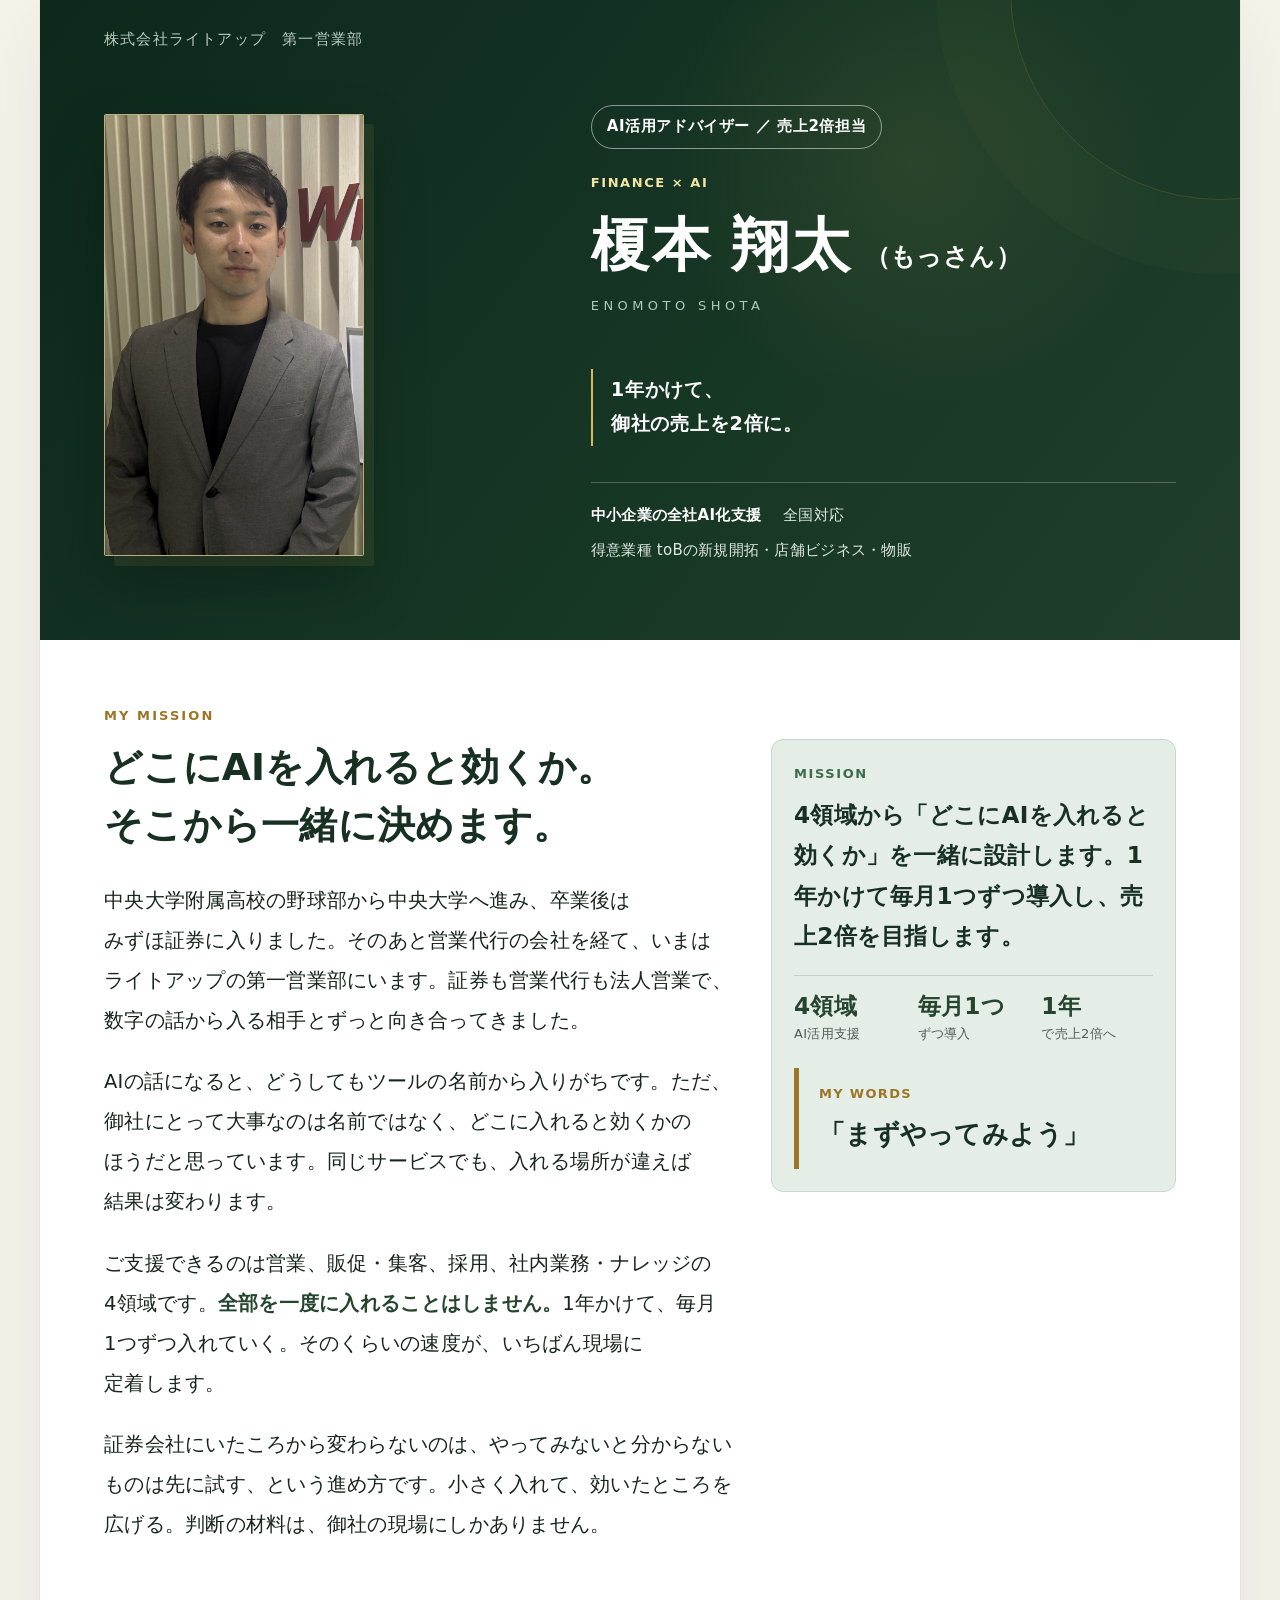
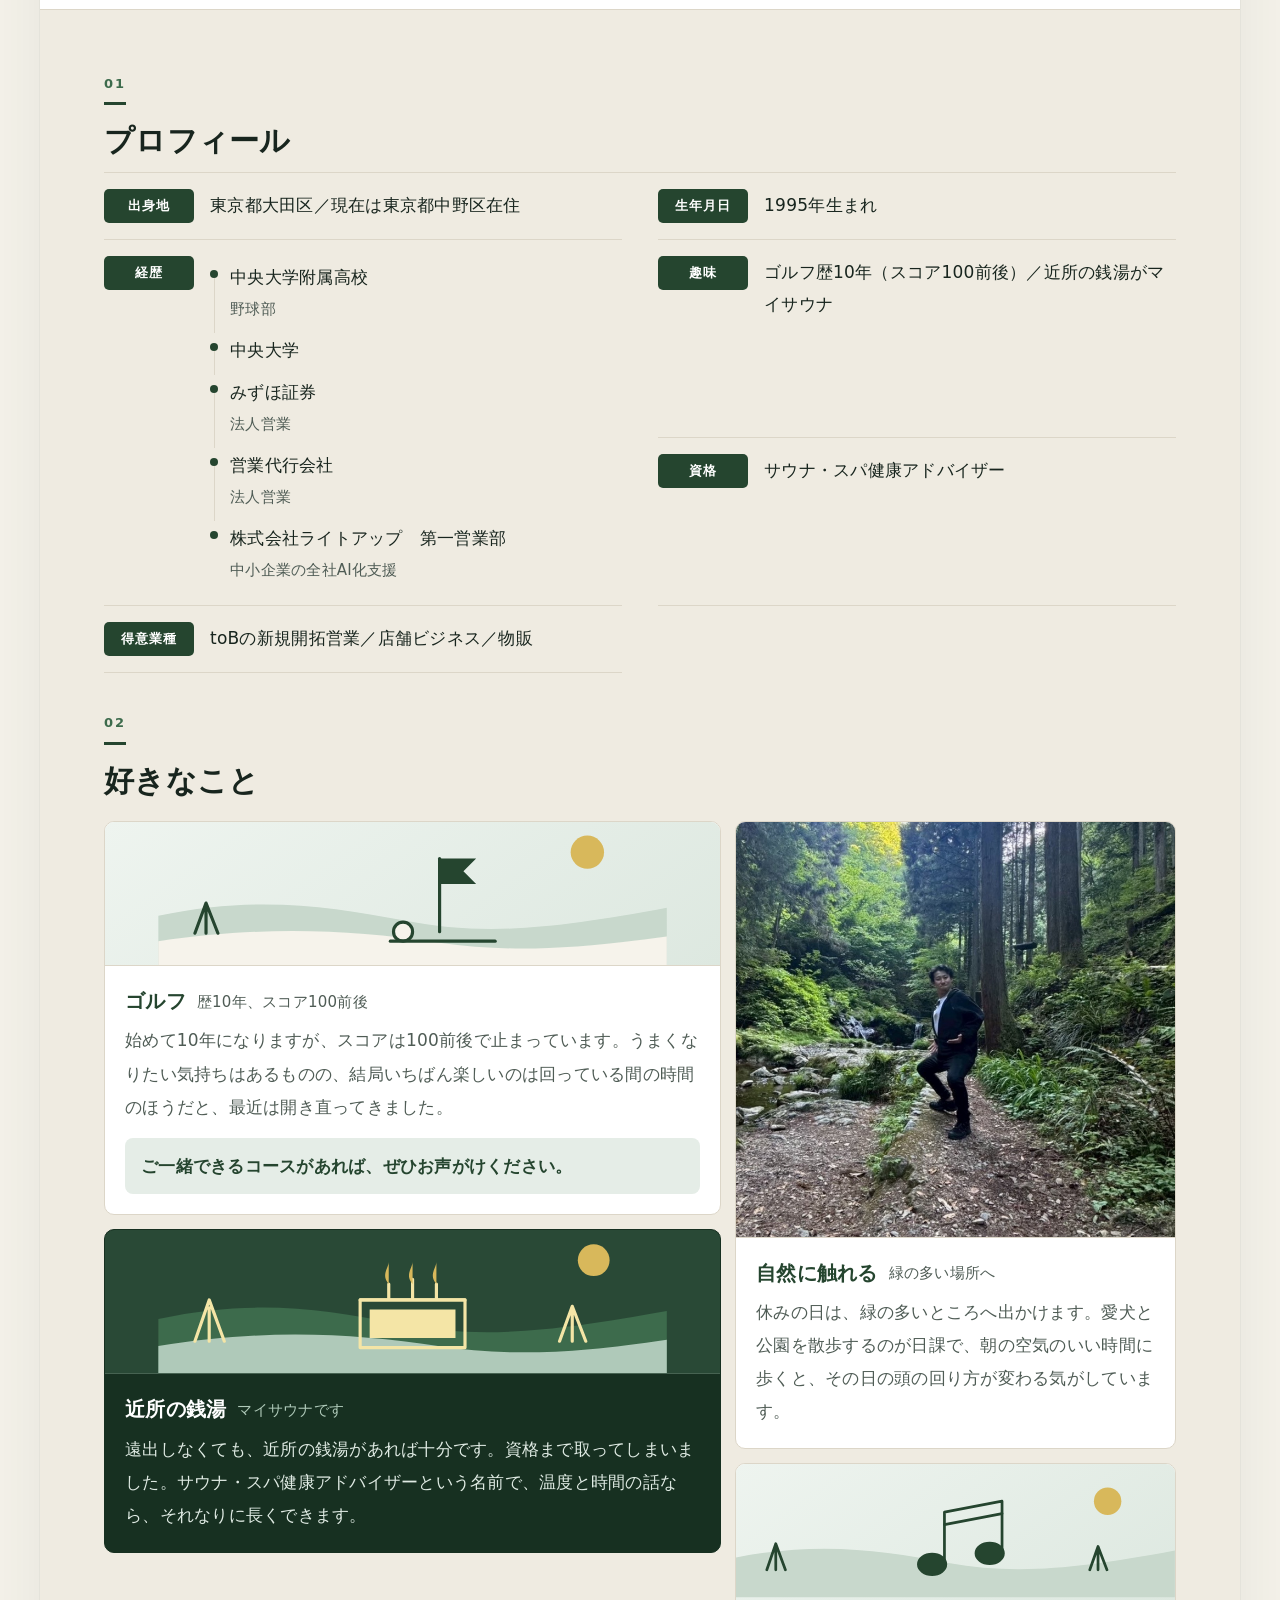
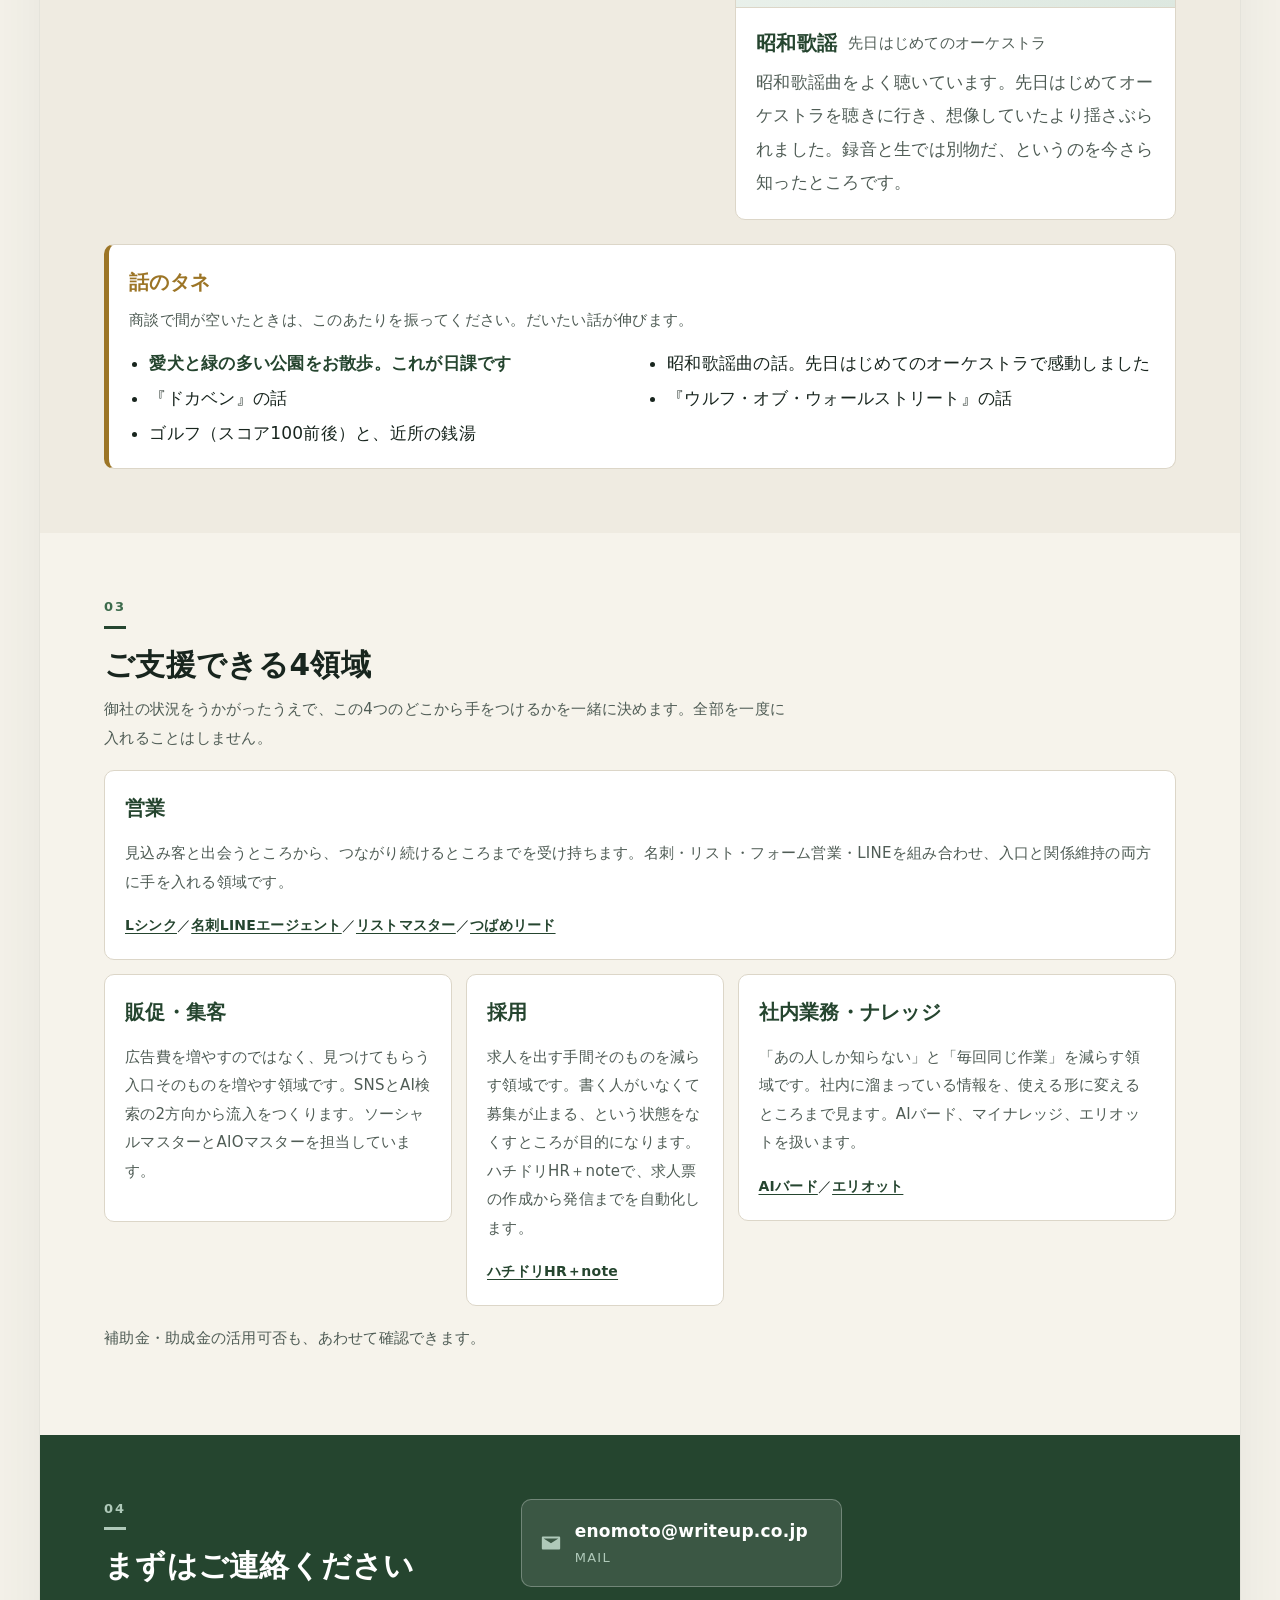
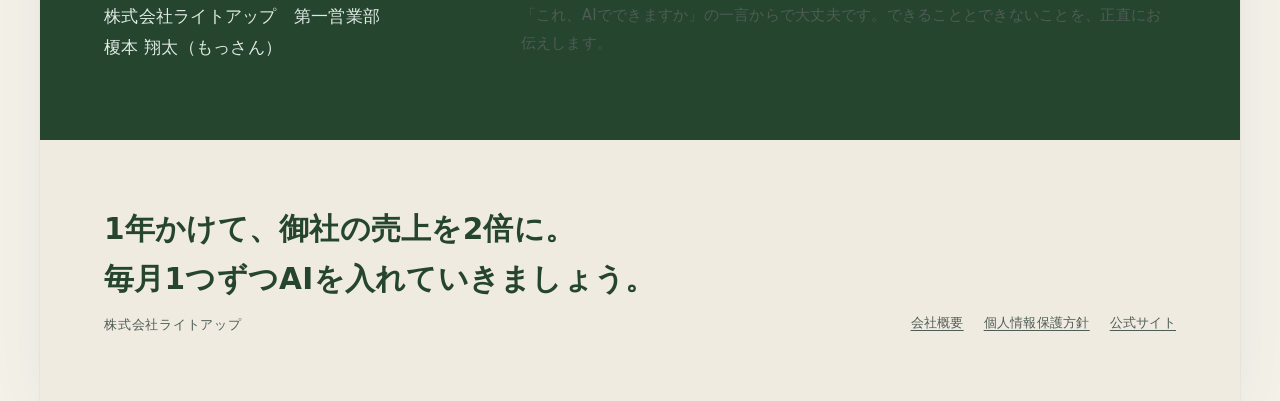
<file: enomoto/index.html>
<!DOCTYPE html>
<html lang="ja">
<head>
<meta charset="UTF-8">
<meta name="viewport" content="width=device-width, initial-scale=1">
<title>榎本 翔太（もっさん）｜株式会社ライトアップ 第一営業部</title>
<meta name="description" content="どこにAIを入れると効くか。4領域から一緒に設計し、毎月1つずつ導入します。第一営業部 榎本翔太のプロフィールです。">
<meta name="robots" content="noindex,nofollow">
<link rel="canonical" href="https://writeup-inc.github.io/members/enomoto/">
<link rel="icon" href="data:image/svg+xml,%3Csvg xmlns='http://www.w3.org/2000/svg' viewBox='0 0 64 64'%3E%3Crect width='64' height='64' rx='14' fill='%2325452F'/%3E%3Cpath d='M14 16h36v8H36v26h-8V24H14z' fill='white'/%3E%3C/svg%3E">
<meta property="og:type" content="profile">
<meta property="og:title" content="榎本 翔太（もっさん）｜株式会社ライトアップ 第一営業部">
<meta property="og:description" content="証券会社と営業代行で法人営業を経験。いまは中小企業の全社AI化を支援しています。">
<meta property="og:url" content="https://writeup-inc.github.io/members/enomoto/">
<meta property="og:image" content="https://writeup-inc.github.io/members/enomoto/profile-assets/main.jpg">
<meta name="theme-color" content="#25452F">
<style>
/* ===== lp-base：改行制御・最小文字サイズ・固定CTAの逃げ（削除しない） ===== */
h1, h2, h3, h4, h5,
.lead, .catch, .hero__title, .hero__catch, .lead__heading, [data-keep-phrase] {
  word-break: auto-phrase;
  line-break: strict;
  overflow-wrap: anywhere;
}
@supports not (word-break: auto-phrase) {
  h1, h2, h3, h4, h5,
  .lead, .catch, .hero__title, .hero__catch, .lead__heading, [data-keep-phrase] { word-break: normal; }
}
.nobr { white-space: nowrap; }
:root { --fs-min: 13px; }
small, .note, figcaption { font-size: var(--fs-min); line-height: 1.75; }
:root { --fixed-cta-h: 68px; }
body { padding-bottom: calc(var(--fixed-cta-h) + env(safe-area-inset-bottom, 0px)); }
*, *::before, *::after { box-sizing: border-box; }
img, svg, video, canvas, iframe { max-width: 100%; height: auto; }
main > *, section > *, .grid > *, .flex > * { min-width: 0; }
pre, table, .scroll-x { overflow-x: auto; max-width: 100%; }
</style>
<link rel="stylesheet" href="../assets/profile.css">
<style>
/* 写真の枠はここでは決めない。比率は profile.css が --ar から組む。
   以前はここで高さを216px固定していたが、どの写真も細長に切られて
   顔のドアップになっていたため撤去した */
.hero--nophoto .hero__inner{ grid-template-columns:1fr; }
@media (min-width:700px){
  .hero--nophoto{ grid-template-columns:1fr; min-height:460px; }
  .hero--nophoto .role, .hero--nophoto .hero__body,
  .hero--nophoto .hero__catch, .hero--nophoto .hero__meta{ grid-column:1; }
}
.card h3 .tag{ display:inline-block; margin-left:9px; padding:3px 9px; border-radius:999px;
  background:var(--green); color:#fff; font-size:13px; font-weight:700; letter-spacing:.04em; vertical-align:middle; }
.card__link{ margin:12px 0 0; font-size:14px; line-height:1.9; }
.card__link a{ color:var(--green); font-weight:700; text-underline-offset:3px; }
.card__link a:hover{ color:var(--gold); }
</style>
</head>
<body>
<div class="wrap">

  <header class="hero" id="hero">
    <div class="hero__top">
      <p class="hero__org">株式会社ライトアップ　<span class="nobr">第一営業部</span></p>
    </div>
    <p class="role"><span class="nobr">AI活用アドバイザー</span> ／ <span class="nobr">売上2倍担当</span></p>
    <div class="hero__inner">
      <div class="ph photo-frame" data-ph="main.jpg">
        <img class="photo-main" src="profile-assets/main.jpg" width="939" height="1600" alt="スーツ姿で正面を向く榎本翔太">
      </div>
      <div class="hero__body">
        <p class="hero__kicker">FINANCE × AI</p>
        <h1 class="hero__title">榎本 翔太<span class="nick">（もっさん）</span></h1>
        <p class="romaji">ENOMOTO SHOTA</p>
      </div>
    </div>
    <p class="hero__catch">1年かけて、<br>御社の売上を2倍に。</p>
    <p class="hero__meta">
      <span class="strong">中小企業の全社AI化支援</span>
      <span>全国対応</span>
      <span>得意業種 toBの新規開拓・店舗ビジネス・物販</span>
    </p>
  </header>

  <div class="lead-box">
    <p class="lead__eyebrow">MY MISSION</p>
    <h2 class="lead__heading">どこにAIを入れると効くか。<br>そこから一緒に決めます。</h2>
    <div class="story-grid">
      <div class="story-copy">
        <p class="lead">中央大学附属高校の野球部から中央大学へ進み、卒業後はみずほ証券に入りました。そのあと営業代行の会社を経て、いまはライトアップの第一営業部にいます。証券も営業代行も法人営業で、数字の話から入る相手とずっと向き合ってきました。</p>
        <p class="lead">AIの話になると、どうしてもツールの名前から入りがちです。ただ、御社にとって大事なのは名前ではなく、どこに入れると効くかのほうだと思っています。同じサービスでも、入れる場所が違えば結果は変わります。</p>
        <p class="lead">ご支援できるのは営業、販促・集客、採用、社内業務・ナレッジの4領域です。<b class="q">全部を一度に入れることはしません。</b>1年かけて、毎月1つずつ入れていく。そのくらいの速度が、いちばん現場に定着します。</p>
        <p class="lead">証券会社にいたころから変わらないのは、やってみないと分からないものは先に試す、という進め方です。小さく入れて、効いたところを広げる。判断の材料は、御社の現場にしかありません。</p>
      </div>
      <aside class="mission-card" aria-label="榎本 翔太の担当領域">
        <p class="mission-card__label">MISSION</p>
        <p class="mission-card__text">4領域から「どこにAIを入れると効くか」を一緒に設計します。1年かけて毎月1つずつ導入し、売上2倍を目指します。</p>
        <dl class="story-facts">
          <div><dt>4領域</dt><dd>AI活用支援</dd></div>
          <div><dt>毎月1つ</dt><dd>ずつ導入</dd></div>
          <div><dt>1年</dt><dd>で売上2倍へ</dd></div>
        </dl>
        <blockquote class="quote">
          <p class="quote__label">MY WORDS</p>
          <p class="quote__text">「まずやってみよう」</p>
        </blockquote>
      </aside>
    </div>
  </div>

  <section class="person">
    <h2 class="sec-title">プロフィール</h2>
    <dl class="dl">
      <div><dt>出身地</dt><dd>東京都大田区／現在は東京都中野区在住</dd></div>
      <div><dt>生年月日</dt><dd>1995年生まれ</dd></div>
      <div><dt>経歴</dt><dd>
        <ol class="career">
          <li>中央大学附属高校<span>野球部</span></li>
          <li>中央大学</li>
          <li>みずほ証券<span>法人営業</span></li>
          <li>営業代行会社<span>法人営業</span></li>
          <li>株式会社ライトアップ　第一営業部<span>中小企業の全社AI化支援</span></li>
        </ol>
      </dd></div>
      <div><dt>趣味</dt><dd>ゴルフ歴10年（スコア100前後）／近所の銭湯がマイサウナ</dd></div>
      <div><dt>資格</dt><dd>サウナ・スパ健康アドバイザー</dd></div>
      <div><dt>得意業種</dt><dd>toBの新規開拓営業／店舗ビジネス／物販</dd></div>
    </dl>

    <h2 class="sec-title sec-likes" style="margin-top:40px">好きなこと</h2>
    <div class="likes">
      <div class="likes__column">
        <div class="like">
          <div class="like__visual" aria-hidden="true">
            <svg viewBox="0 0 640 180"><circle class="gold" cx="540" cy="38" r="21"/>
<path class="soft" d="M0 118c124-26 214-12 310 6 102 20 190 10 330-16v72H0z"/>
<path class="paper" d="M0 150c136-20 246-14 354 2 86 12 164 9 286-8v36H0z"/>
<g transform="translate(262 34)"><path class="line" d="M92 12v92"/><path class="deep" d="M92 12h46l-16 16 16 16H92z"/>
<circle class="paper" cx="46" cy="104" r="12"/><circle class="line" cx="46" cy="104" r="12"/>
<path class="line" d="M30 116h132"/></g>
<path class="line" d="M60 140v-30m-14 30 14-38 15 38"/></svg>
          </div>
          <div class="like__text">
            <h3>
              ゴルフ <em>歴10年、スコア100前後</em>
            </h3>
            <p>始めて10年になりますが、スコアは100前後で止まっています。うまくなりたい気持ちはあるものの、結局いちばん楽しいのは回っている間の時間のほうだと、最近は開き直ってきました。</p>
          <span class="ask">ご一緒できるコースがあれば、ぜひお声がけください。</span>
          </div>
        </div>
        <div class="like like--home">
          <div class="like__visual" aria-hidden="true">
            <svg viewBox="0 0 640 180"><circle class="gold" cx="548" cy="38" r="20"/>
<path class="soft" d="M0 112c120-26 208-12 302 6 104 20 194 10 338-16v78H0z"/>
<path class="paper" d="M0 146c134-22 244-16 352 0 88 13 168 10 288-8v42H0z"/>
<g transform="translate(238 30)"><path class="line" d="M16 118h132V58H16z"/><path class="deep" d="M28 70h108v36H28z"/>
<path class="line" d="M16 58h132M52 58V38m30 20V32m30 26V38"/>
<path class="gold" d="M52 38c-10-12 0-20 0-28m30 28c-10-12 0-20 0-28m30 28c-10-12 0-20 0-28"/></g>
<path class="line" d="M64 140V98m-18 42 18-52 19 52m438 0v-38m-16 38 16-44 17 44"/></svg>
          </div>
          <div class="like__text">
            <h3>
              近所の銭湯 <em>マイサウナです</em>
            </h3>
            <p>遠出しなくても、近所の銭湯があれば十分です。資格まで取ってしまいました。サウナ・スパ健康アドバイザーという名前で、温度と時間の話なら、それなりに長くできます。</p>
          </div>
        </div>
      </div>
      <div class="likes__column">
        <div class="like like--wide">
          <div class="like__visual is-photo" style="--ar:1600/1514">
            <img src="profile-assets/nature.jpg" width="1600" height="1514" decoding="async" alt="木々に囲まれた沢沿いの道に立つ榎本翔太">
          </div>
          <div class="like__text">
            <h3>
              自然に触れる <em>緑の多い場所へ</em>
            </h3>
            <p>休みの日は、緑の多いところへ出かけます。愛犬と公園を散歩するのが日課で、朝の空気のいい時間に歩くと、その日の頭の回り方が変わる気がしています。</p>
          </div>
        </div>
        <div class="like">
          <div class="like__visual" aria-hidden="true">
            <svg viewBox="0 0 640 180"><circle class="gold" cx="542" cy="40" r="20"/>
<path class="soft" d="M0 122c124-24 214-10 310 8 102 18 190 8 330-18v68H0z"/>
<g transform="translate(252 30)"><path class="line" d="M52 100V26l84-16v74"/>
<ellipse class="deep" cx="34" cy="102" rx="20" ry="15"/><ellipse class="deep" cx="118" cy="86" rx="20" ry="15"/>
<ellipse class="line" cx="34" cy="102" rx="20" ry="15"/><ellipse class="line" cx="118" cy="86" rx="20" ry="15"/>
<path class="line" d="M52 44l84-16"/></g>
<path class="line" d="M58 140v-30m-13 30 13-38 14 38m456 0v-26m-12 26 12-34 13 34"/></svg>
          </div>
          <div class="like__text">
            <h3>
              昭和歌謡 <em>先日はじめてのオーケストラ</em>
            </h3>
            <p>昭和歌謡曲をよく聴いています。先日はじめてオーケストラを聴きに行き、想像していたより揺さぶられました。録音と生では別物だ、というのを今さら知ったところです。</p>
          </div>
        </div>
      </div>
    </div>

    <div class="seeds">
      <h3>話のタネ</h3>
      <p class="sec-sub">商談で間が空いたときは、このあたりを振ってください。だいたい話が伸びます。</p>
      <ul>
        <li><b>愛犬と緑の多い公園をお散歩。これが日課です</b></li>
        <li>昭和歌謡曲の話。先日はじめてのオーケストラで感動しました</li>
        <li>『ドカベン』の話</li>
        <li>『ウルフ・オブ・ウォールストリート』の話</li>
        <li>ゴルフ（スコア100前後）と、近所の銭湯</li>
      </ul>
    </div>
  </section>

  <section>
    <h2 class="sec-title">ご支援できる4領域</h2>
    <p class="sec-sub">御社の状況をうかがったうえで、この4つのどこから手をつけるかを一緒に決めます。全部を一度に入れることはしません。</p>
    <div class="cards">
      <div class="card">
        <h3>営業</h3>
        <p class="card__note">見込み客と出会うところから、つながり続けるところまでを受け持ちます。名刺・リスト・フォーム営業・LINEを組み合わせ、入口と関係維持の両方に手を入れる領域です。</p>
        <p class="card__link"><a href="https://lsync.figma.site/">Lシンク</a>／<a href="https://meishi-line.figma.site/">名刺LINEエージェント</a>／<a href="https://writeup-inc.github.io/listmaster-lp/">リストマスター</a>／<a href="https://tsubame.figma.site/">つばめリード</a></p>
      </div>
      <div class="card">
        <h3>販促・集客</h3>
        <p class="card__note">広告費を増やすのではなく、見つけてもらう入口そのものを増やす領域です。SNSとAI検索の2方向から流入をつくります。ソーシャルマスターとAIOマスターを担当しています。</p>
      </div>
      <div class="card">
        <h3>採用</h3>
        <p class="card__note">求人を出す手間そのものを減らす領域です。書く人がいなくて募集が止まる、という状態をなくすところが目的になります。ハチドリHR＋noteで、求人票の作成から発信までを自動化します。</p>
        <p class="card__link"><a href="https://hachidori-hr-note.figma.site/">ハチドリHR＋note</a></p>
      </div>
      <div class="card">
        <h3>社内業務・ナレッジ</h3>
        <p class="card__note">「あの人しか知らない」と「毎回同じ作業」を減らす領域です。社内に溜まっている情報を、使える形に変えるところまで見ます。AIバード、マイナレッジ、エリオットを扱います。</p>
        <p class="card__link"><a href="https://aibird.figma.site/">AIバード</a>／<a href="https://elliotlog.figma.site/">エリオット</a></p>
      </div>
    </div>
    <p class="sec-sub" style="margin-top:18px">補助金・助成金の活用可否も、あわせて確認できます。</p>
  </section>

  <section class="contact">
    <h2 class="sec-title">まずはご連絡ください</h2>
    <p class="sec-sub">「これ、AIでできますか」の一言からで大丈夫です。できることとできないことを、正直にお伝えします。</p>
    <p class="contact__org">株式会社ライトアップ　第一営業部<br>榎本 翔太（もっさん）</p>
    <div class="contact__list">
      <a href="mailto:enomoto@writeup.co.jp">
        <svg viewBox="0 0 24 24" aria-hidden="true"><path d="M3 5h18c.6 0 1 .4 1 1v12c0 .6-.4 1-1 1H3c-.6 0-1-.4-1-1V6c0-.6.4-1 1-1zm9 7.2L20 7H4l8 5.2z"/></svg>
        <span>enomoto@writeup.co.jp<small>MAIL</small></span>
      </a>
    </div>
  </section>

  <div class="foot">
    <p>1年かけて、御社の売上を2倍に。<br>毎月1つずつAIを入れていきましょう。</p>
    <small>株式会社ライトアップ</small>
    <ul class="foot__links">
      <li><a href="https://www.writeup.co.jp/company/company.html">会社概要</a></li>
      <li><a href="https://www.writeup.co.jp/privacy/">個人情報保護方針</a></li>
      <li><a href="https://www.writeup.co.jp/">公式サイト</a></li>
    </ul>
  </div>
</div>

<nav class="cta" id="cta" aria-label="問い合わせ" aria-hidden="true" inert>
  <a href="mailto:enomoto@writeup.co.jp">メールする</a>
</nav>

<script>
document.querySelectorAll('.ph > img').forEach(function (img) {
  var mark = function () { img.parentNode.classList.add('is-loaded'); };
  if (img.complete && img.naturalWidth > 0) { mark(); }
  img.addEventListener('load', function () { if (img.naturalWidth > 0) mark(); });
  img.addEventListener('error', function () { img.style.visibility = 'hidden'; });
});
(function () {
  var hero = document.getElementById('hero');
  var cta = document.getElementById('cta');
  var contact = document.querySelector('.contact');
  if (!hero || !cta || !contact) { return; }
  if (!('IntersectionObserver' in window)) {
    cta.classList.add('is-on'); cta.removeAttribute('inert');
    cta.setAttribute('aria-hidden', 'false'); return;
  }
  var visible = { hero: true, contact: false };
  var update = function () {
    var show = !visible.hero && !visible.contact;
    cta.classList.toggle('is-on', show);
    cta.toggleAttribute('inert', !show);
    cta.setAttribute('aria-hidden', show ? 'false' : 'true');
  };
  var observer = new IntersectionObserver(function (es) {
    es.forEach(function (entry) {
      visible[entry.target === hero ? 'hero' : 'contact'] = entry.isIntersecting;
    });
    update();
  }, { threshold: 0 });
  observer.observe(hero); observer.observe(contact);
})();
</script>
</body>
</html>
</file>
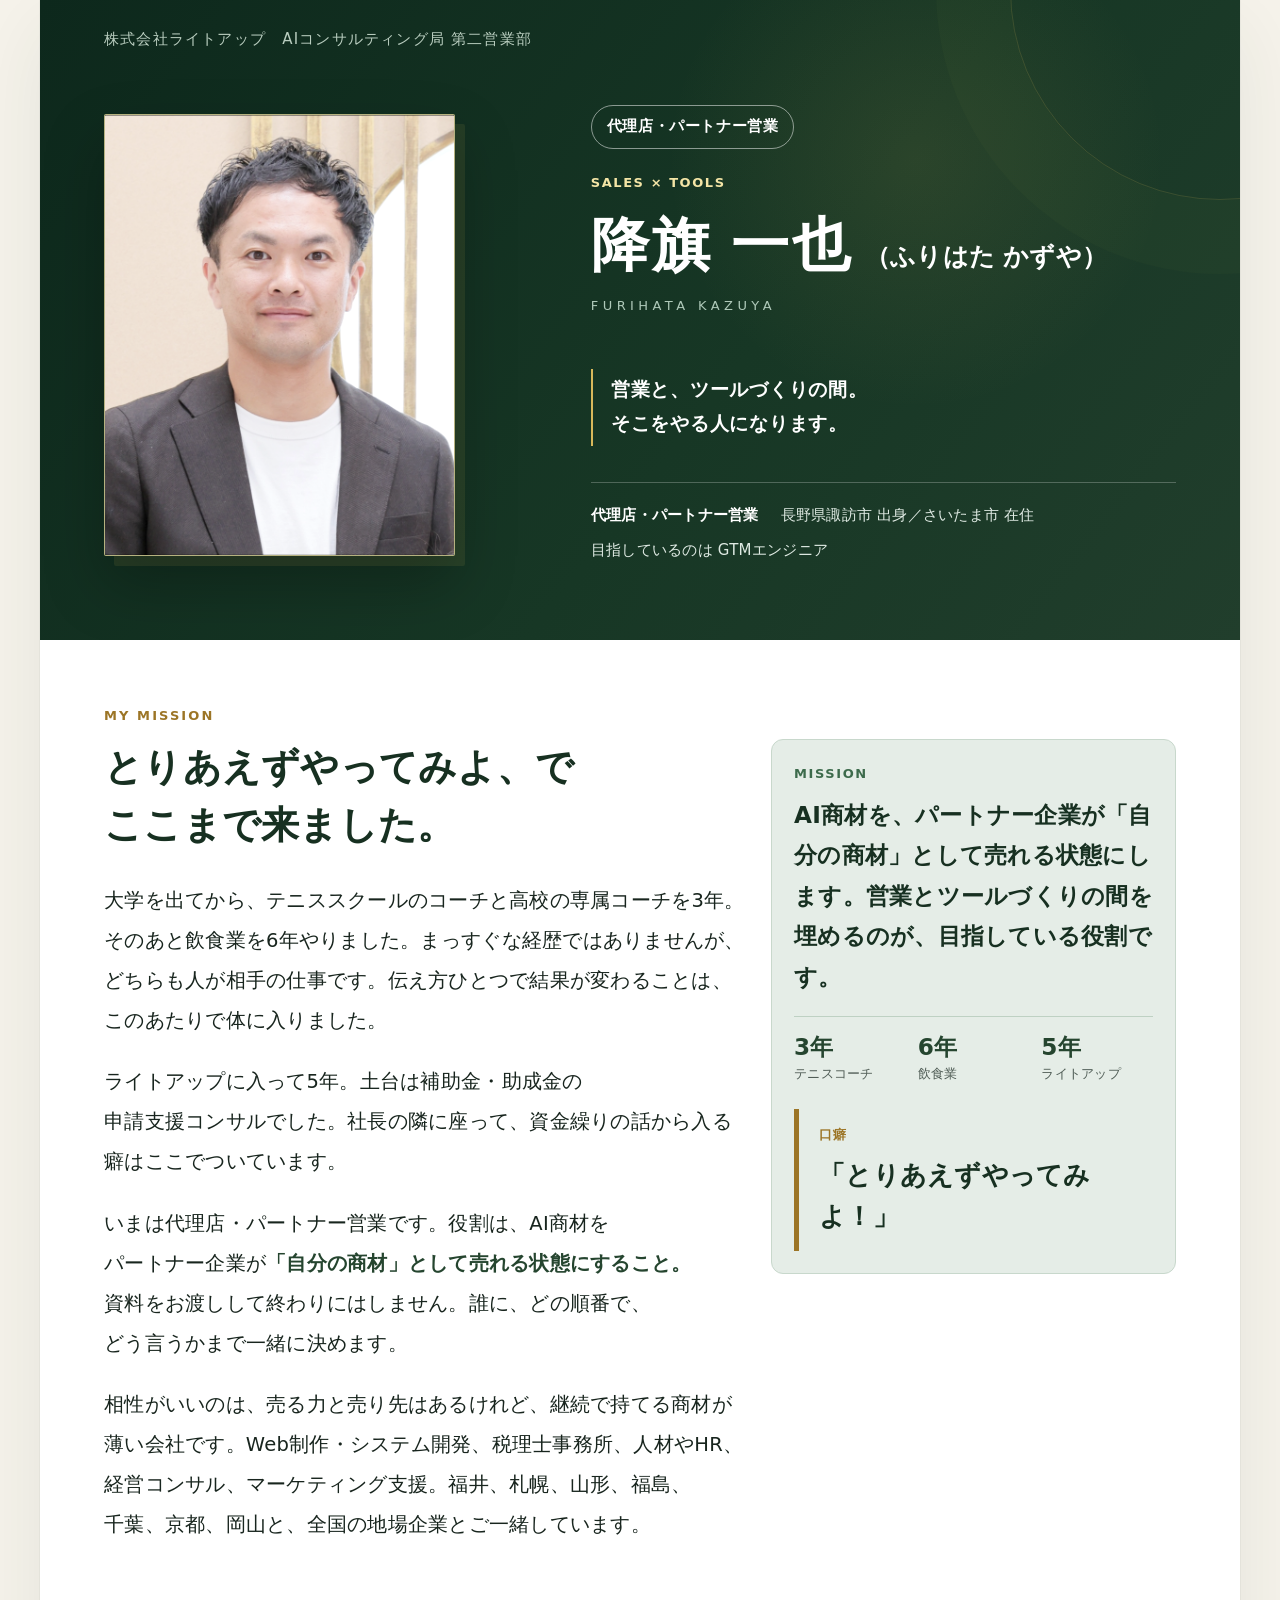
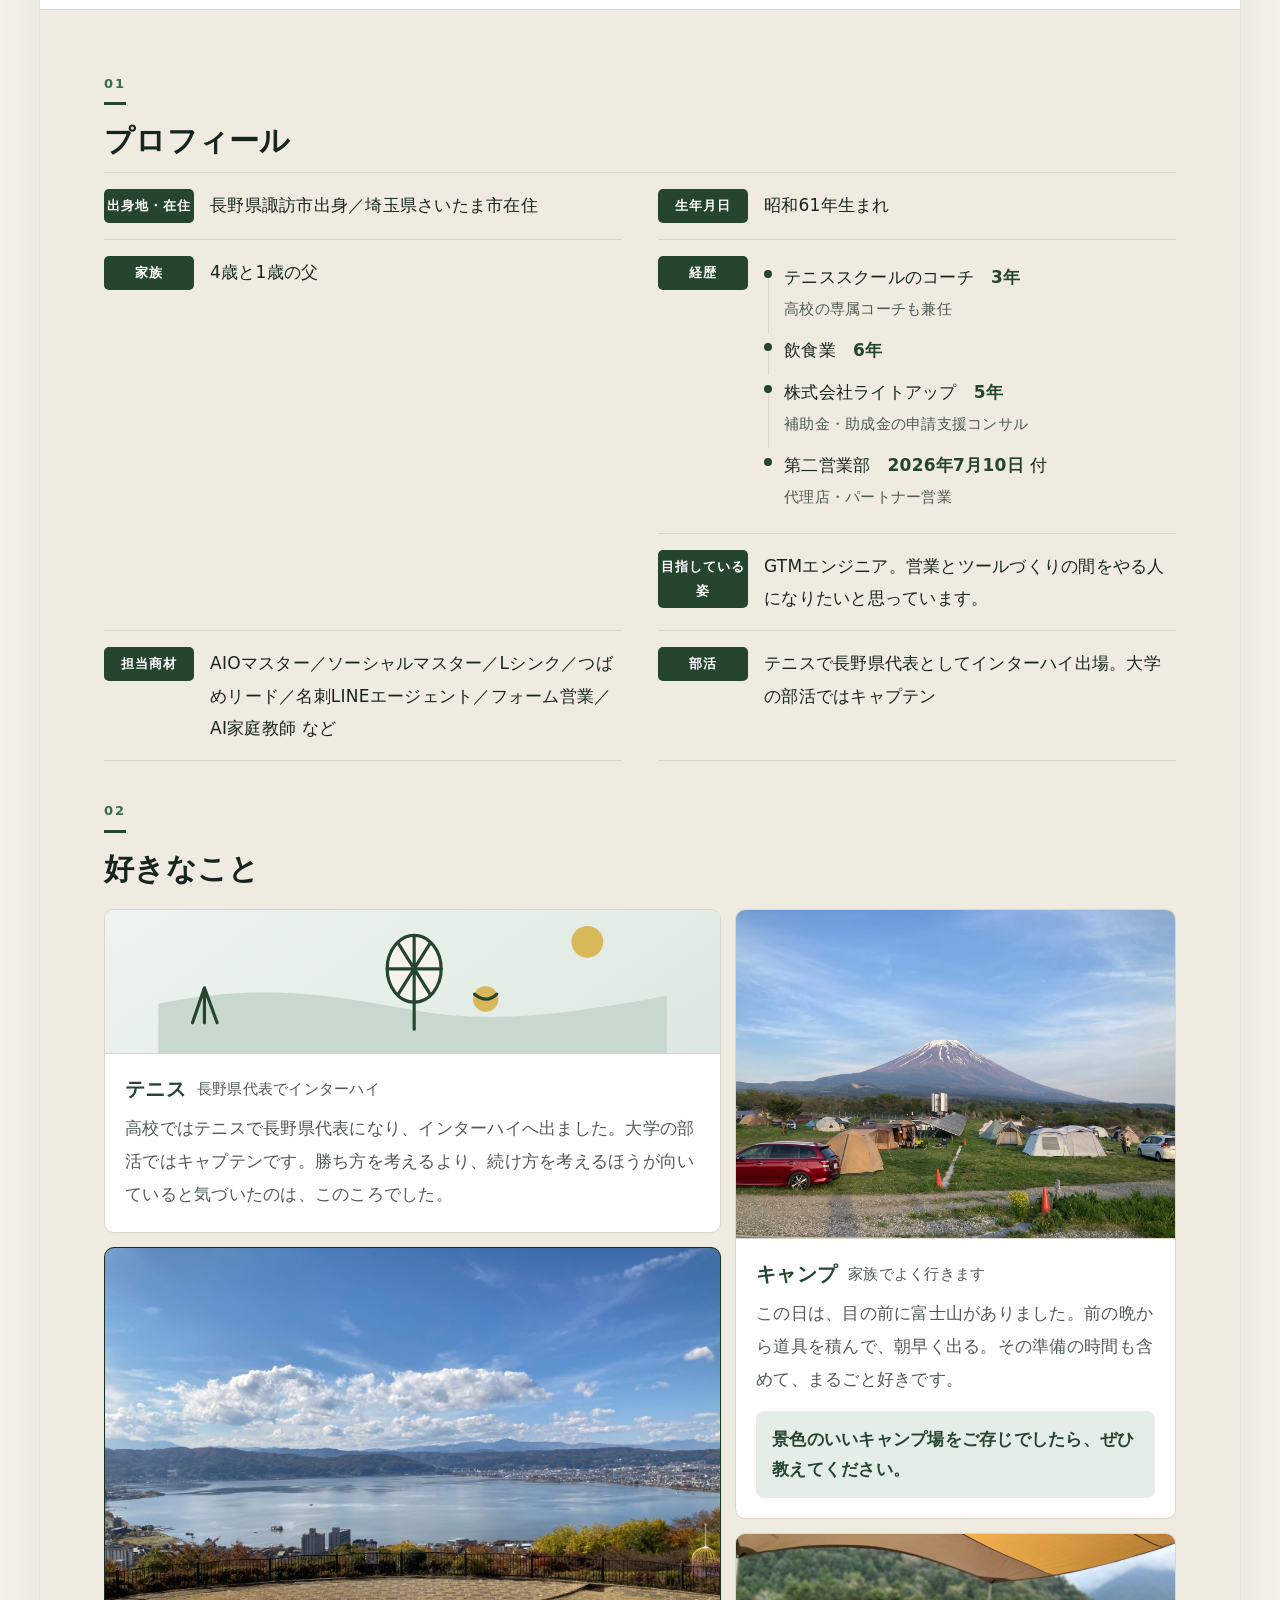
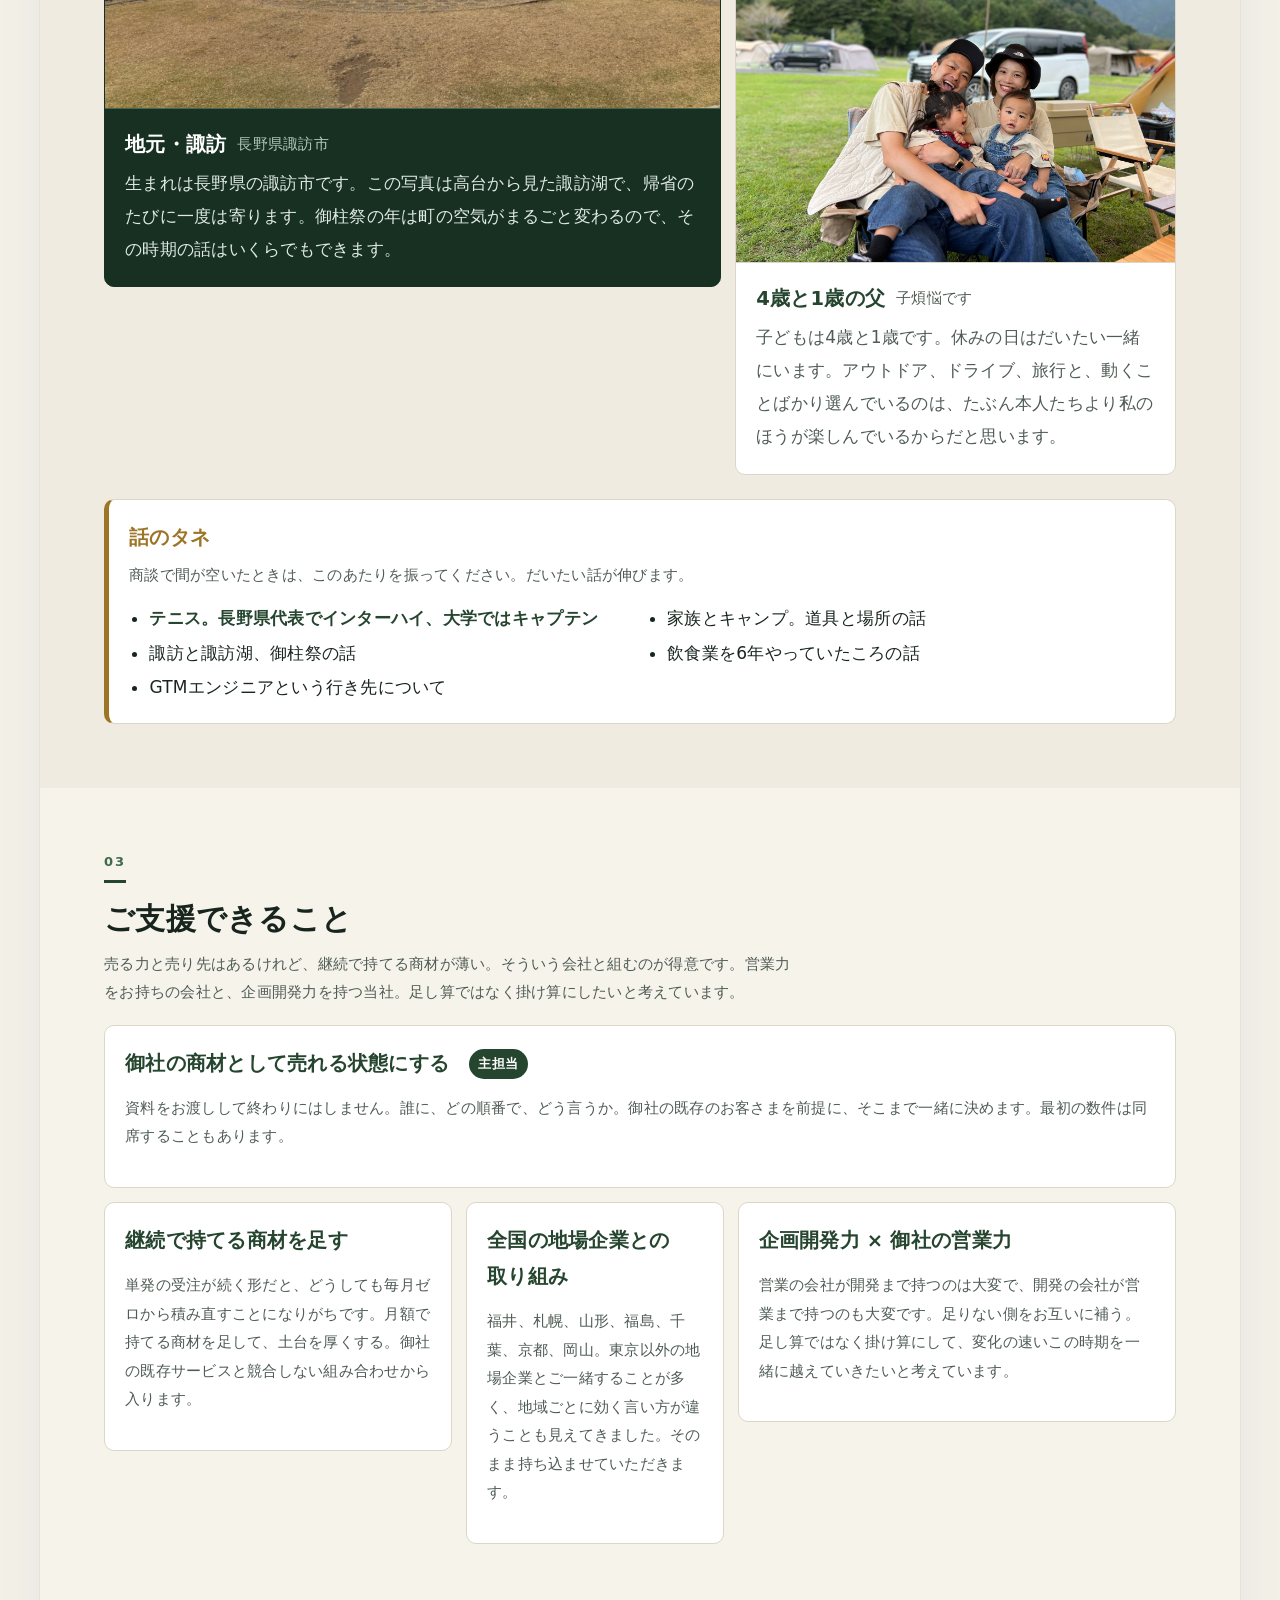
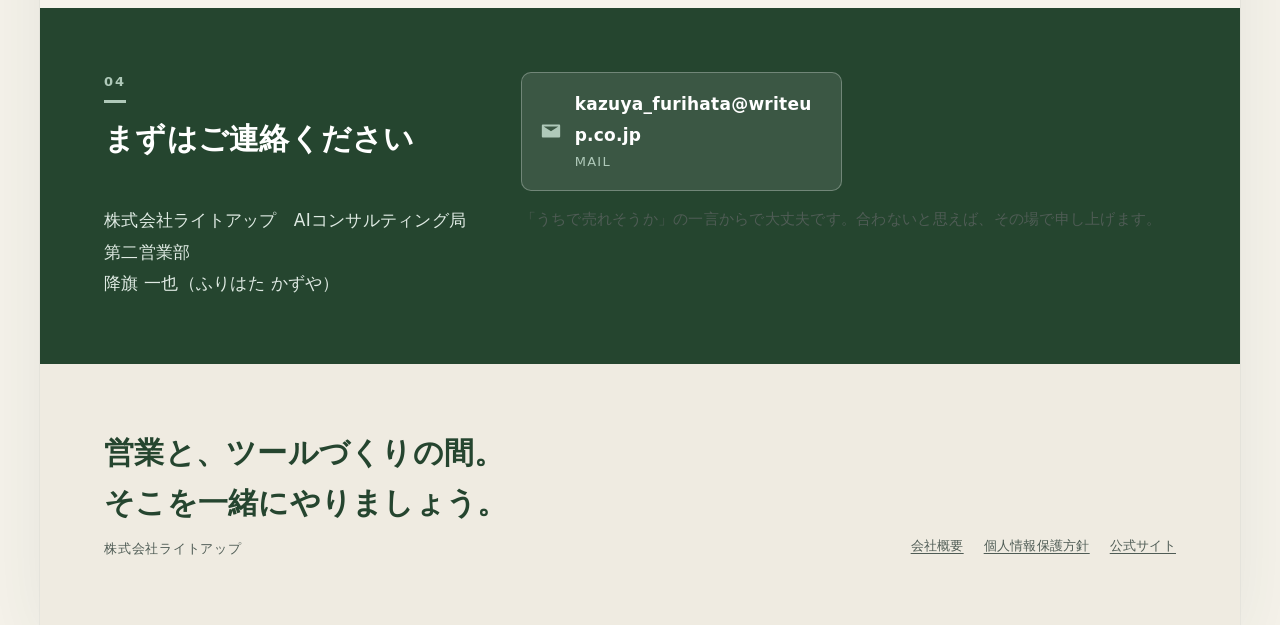
<file: furihata/index.html>
<!DOCTYPE html>
<html lang="ja">
<head>
<meta charset="UTF-8">
<meta name="viewport" content="width=device-width, initial-scale=1">
<title>降旗 一也（ふりはた かずや）｜株式会社ライトアップ 第二営業部</title>
<meta name="description" content="AI商材を、パートナー企業が「自分の商材」として売れる状態にする。代理店・パートナー営業 降旗一也のプロフィールです。">
<meta name="robots" content="noindex,nofollow">
<link rel="canonical" href="https://writeup-inc.github.io/members/furihata/">
<link rel="icon" href="data:image/svg+xml,%3Csvg xmlns='http://www.w3.org/2000/svg' viewBox='0 0 64 64'%3E%3Crect width='64' height='64' rx='14' fill='%2325452F'/%3E%3Cpath d='M14 16h36v8H36v26h-8V24H14z' fill='white'/%3E%3C/svg%3E">
<meta property="og:type" content="profile">
<meta property="og:title" content="降旗 一也（ふりはた かずや）｜株式会社ライトアップ 第二営業部">
<meta property="og:description" content="売る力と売り先はあるが、継続で持てる商材が薄い。そういう会社と組むのが得意です。">
<meta property="og:url" content="https://writeup-inc.github.io/members/furihata/">
<meta property="og:image" content="https://writeup-inc.github.io/members/furihata/profile-assets/main.png">
<meta name="theme-color" content="#25452F">
<style>
/* ===== lp-base：改行制御・最小文字サイズ・固定CTAの逃げ（削除しない） ===== */
h1, h2, h3, h4, h5,
.lead, .catch, .hero__title, .hero__catch, .lead__heading, [data-keep-phrase] {
  word-break: auto-phrase;
  line-break: strict;
  overflow-wrap: anywhere;
}
@supports not (word-break: auto-phrase) {
  h1, h2, h3, h4, h5,
  .lead, .catch, .hero__title, .hero__catch, .lead__heading, [data-keep-phrase] { word-break: normal; }
}
.nobr { white-space: nowrap; }
:root { --fs-min: 13px; }
small, .note, figcaption { font-size: var(--fs-min); line-height: 1.75; }
:root { --fixed-cta-h: 68px; }
body { padding-bottom: calc(var(--fixed-cta-h) + env(safe-area-inset-bottom, 0px)); }
*, *::before, *::after { box-sizing: border-box; }
img, svg, video, canvas, iframe { max-width: 100%; height: auto; }
main > *, section > *, .grid > *, .flex > * { min-width: 0; }
pre, table, .scroll-x { overflow-x: auto; max-width: 100%; }
</style>
<link rel="stylesheet" href="../assets/profile.css">
<style>
/* 写真の枠はここでは決めない。比率は profile.css が --ar から組む。
   以前はここで高さを216px固定していたが、どの写真も細長に切られて
   顔のドアップになっていたため撤去した */
.hero--nophoto .hero__inner{ grid-template-columns:1fr; }
@media (min-width:700px){
  .hero--nophoto{ grid-template-columns:1fr; min-height:460px; }
  .hero--nophoto .role, .hero--nophoto .hero__body,
  .hero--nophoto .hero__catch, .hero--nophoto .hero__meta{ grid-column:1; }
}
.card h3 .tag{ display:inline-block; margin-left:9px; padding:3px 9px; border-radius:999px;
  background:var(--green); color:#fff; font-size:13px; font-weight:700; letter-spacing:.04em; vertical-align:middle; }
.card__link{ margin:12px 0 0; font-size:14px; line-height:1.9; }
.card__link a{ color:var(--green); font-weight:700; text-underline-offset:3px; }
.card__link a:hover{ color:var(--gold); }
</style>
</head>
<body>
<div class="wrap">

  <header class="hero" id="hero">
    <div class="hero__top">
      <p class="hero__org">株式会社ライトアップ　<span class="nobr">AIコンサルティング局 第二営業部</span></p>
    </div>
    <p class="role"><span class="nobr">代理店・パートナー営業</span></p>
    <div class="hero__inner">
      <div class="ph photo-frame" data-ph="main.png">
        <img class="photo-main" src="profile-assets/main.png" width="739" height="933" alt="スーツ姿で正面を向く降旗一也">
      </div>
      <div class="hero__body">
        <p class="hero__kicker">SALES × TOOLS</p>
        <h1 class="hero__title">降旗 一也<span class="nick">（ふりはた かずや）</span></h1>
        <p class="romaji">FURIHATA KAZUYA</p>
      </div>
    </div>
    <p class="hero__catch">営業と、ツールづくりの間。<br>そこをやる人になります。</p>
    <p class="hero__meta">
      <span class="strong">代理店・パートナー営業</span>
      <span>長野県諏訪市 出身／さいたま市 在住</span>
      <span>目指しているのは GTMエンジニア</span>
    </p>
  </header>

  <div class="lead-box">
    <p class="lead__eyebrow">MY MISSION</p>
    <h2 class="lead__heading">とりあえずやってみよ、で<br>ここまで来ました。</h2>
    <div class="story-grid">
      <div class="story-copy">
        <p class="lead">大学を出てから、テニススクールのコーチと高校の専属コーチを3年。そのあと飲食業を6年やりました。まっすぐな経歴ではありませんが、どちらも人が相手の仕事です。伝え方ひとつで結果が変わることは、このあたりで体に入りました。</p>
        <p class="lead">ライトアップに入って5年。土台は補助金・助成金の申請支援コンサルでした。社長の隣に座って、資金繰りの話から入る癖はここでついています。</p>
        <p class="lead">いまは代理店・パートナー営業です。役割は、AI商材をパートナー企業が<b class="q">「自分の商材」として売れる状態にすること。</b>資料をお渡しして終わりにはしません。誰に、どの順番で、どう言うかまで一緒に決めます。</p>
        <p class="lead">相性がいいのは、売る力と売り先はあるけれど、継続で持てる商材が薄い会社です。Web制作・システム開発、税理士事務所、人材やHR、経営コンサル、マーケティング支援。福井、札幌、山形、福島、千葉、京都、岡山と、全国の地場企業とご一緒しています。</p>
      </div>
      <aside class="mission-card" aria-label="降旗 一也の担当領域">
        <p class="mission-card__label">MISSION</p>
        <p class="mission-card__text">AI商材を、パートナー企業が「自分の商材」として売れる状態にします。営業とツールづくりの間を埋めるのが、目指している役割です。</p>
        <dl class="story-facts">
          <div><dt>3年</dt><dd>テニスコーチ</dd></div>
          <div><dt>6年</dt><dd>飲食業</dd></div>
          <div><dt>5年</dt><dd>ライトアップ</dd></div>
        </dl>
        <blockquote class="quote">
          <p class="quote__label">口癖</p>
          <p class="quote__text">「とりあえずやってみよ！」</p>
        </blockquote>
      </aside>
    </div>
  </div>

  <section class="person">
    <h2 class="sec-title">プロフィール</h2>
    <dl class="dl">
      <div><dt>出身地・在住</dt><dd>長野県諏訪市出身／埼玉県さいたま市在住</dd></div>
      <div><dt>生年月日</dt><dd>昭和61年生まれ</dd></div>
      <div><dt>家族</dt><dd>4歳と1歳の父</dd></div>
      <div><dt>経歴</dt><dd>
        <ol class="career">
          <li>テニススクールのコーチ　<b>3年</b><span>高校の専属コーチも兼任</span></li>
          <li>飲食業　<b>6年</b></li>
          <li>株式会社ライトアップ　<b>5年</b><span>補助金・助成金の申請支援コンサル</span></li>
          <li>第二営業部　<b>2026年7月10日</b> 付<span>代理店・パートナー営業</span></li>
        </ol>
      </dd></div>
      <div><dt>目指している姿</dt><dd>GTMエンジニア。営業とツールづくりの間をやる人になりたいと思っています。</dd></div>
      <div><dt>担当商材</dt><dd>AIOマスター／ソーシャルマスター／Lシンク／つばめリード／名刺LINEエージェント／フォーム営業／AI家庭教師 など</dd></div>
      <div><dt>部活</dt><dd>テニスで長野県代表としてインターハイ出場。大学の部活ではキャプテン</dd></div>
    </dl>

    <h2 class="sec-title sec-likes" style="margin-top:40px">好きなこと</h2>
    <div class="likes">
      <div class="likes__column">
        <div class="like">
          <div class="like__visual" aria-hidden="true">
            <svg viewBox="0 0 640 180"><circle class="gold" cx="540" cy="40" r="20"/>
<path class="soft" d="M0 118c124-26 214-12 310 6 102 20 190 10 330-16v72H0z"/>
<g transform="translate(262 26)"><ellipse class="paper" cx="60" cy="48" rx="34" ry="42"/><ellipse class="line" cx="60" cy="48" rx="34" ry="42"/>
<path class="line" d="M60 6v84M26 48h68M40 16l40 64M80 16 40 80"/><path class="line" d="M60 90v34"/>
<circle class="gold" cx="150" cy="86" r="16"/><path class="line" d="M136 80c10 8 20 8 28 0"/></g>
<path class="line" d="M58 142v-36m-15 36 15-44 16 44"/></svg>
          </div>
          <div class="like__text">
            <h3>
              テニス <em>長野県代表でインターハイ</em>
            </h3>
            <p>高校ではテニスで長野県代表になり、インターハイへ出ました。大学の部活ではキャプテンです。勝ち方を考えるより、続け方を考えるほうが向いていると気づいたのは、このころでした。</p>
          </div>
        </div>
        <div class="like like--home like--wide">
          <div class="like__visual is-photo" style="--ar:1600/1200">
            <img src="profile-assets/suwa.jpg" width="1600" height="1200" decoding="async" alt="高台から見下ろす諏訪湖">
          </div>
          <div class="like__text">
            <h3>
              地元・諏訪 <em>長野県諏訪市</em>
            </h3>
            <p>生まれは長野県の諏訪市です。この写真は高台から見た諏訪湖で、帰省のたびに一度は寄ります。御柱祭の年は町の空気がまるごと変わるので、その時期の話はいくらでもできます。</p>
          </div>
        </div>
      </div>
      <div class="likes__column">
        <div class="like like--wide">
          <div class="like__visual is-photo" style="--ar:1600/1200">
            <img src="profile-assets/camp.jpg" width="1600" height="1200" decoding="async" alt="富士山を望むキャンプ場">
          </div>
          <div class="like__text">
            <h3>
              キャンプ <em>家族でよく行きます</em>
            </h3>
            <p>この日は、目の前に富士山がありました。前の晩から道具を積んで、朝早く出る。その準備の時間も含めて、まるごと好きです。</p>
          <span class="ask">景色のいいキャンプ場をご存じでしたら、ぜひ教えてください。</span>
          </div>
        </div>
        <div class="like like--wide">
          <div class="like__visual is-photo" style="--ar:1600/1200">
            <img src="profile-assets/family.jpg" width="1600" height="1200" decoding="async" alt="キャンプ場で子どもたちと過ごす降旗一也">
          </div>
          <div class="like__text">
            <h3>
              4歳と1歳の父 <em>子煩悩です</em>
            </h3>
            <p>子どもは4歳と1歳です。休みの日はだいたい一緒にいます。アウトドア、ドライブ、旅行と、動くことばかり選んでいるのは、たぶん本人たちより私のほうが楽しんでいるからだと思います。</p>
          </div>
        </div>
      </div>
    </div>

    <div class="seeds">
      <h3>話のタネ</h3>
      <p class="sec-sub">商談で間が空いたときは、このあたりを振ってください。だいたい話が伸びます。</p>
      <ul>
        <li><b>テニス。長野県代表でインターハイ、大学ではキャプテン</b></li>
        <li>家族とキャンプ。道具と場所の話</li>
        <li>諏訪と諏訪湖、御柱祭の話</li>
        <li>飲食業を6年やっていたころの話</li>
        <li>GTMエンジニアという行き先について</li>
      </ul>
    </div>
  </section>

  <section>
    <h2 class="sec-title">ご支援できること</h2>
    <p class="sec-sub">売る力と売り先はあるけれど、継続で持てる商材が薄い。そういう会社と組むのが得意です。営業力をお持ちの会社と、企画開発力を持つ当社。足し算ではなく掛け算にしたいと考えています。</p>
    <div class="cards">
      <div class="card">
        <h3>御社の商材として売れる状態にする<span class="tag">主担当</span></h3>
        <p class="card__note">資料をお渡しして終わりにはしません。誰に、どの順番で、どう言うか。御社の既存のお客さまを前提に、そこまで一緒に決めます。最初の数件は同席することもあります。</p>
      </div>
      <div class="card">
        <h3>継続で持てる商材を足す</h3>
        <p class="card__note">単発の受注が続く形だと、どうしても毎月ゼロから積み直すことになりがちです。月額で持てる商材を足して、土台を厚くする。御社の既存サービスと競合しない組み合わせから入ります。</p>
      </div>
      <div class="card">
        <h3>全国の地場企業との取り組み</h3>
        <p class="card__note">福井、札幌、山形、福島、千葉、京都、岡山。東京以外の地場企業とご一緒することが多く、地域ごとに効く言い方が違うことも見えてきました。そのまま持ち込ませていただきます。</p>
      </div>
      <div class="card">
        <h3>企画開発力 × 御社の営業力</h3>
        <p class="card__note">営業の会社が開発まで持つのは大変で、開発の会社が営業まで持つのも大変です。足りない側をお互いに補う。足し算ではなく掛け算にして、変化の速いこの時期を一緒に越えていきたいと考えています。</p>
      </div>
    </div>
  </section>

  <section class="contact">
    <h2 class="sec-title">まずはご連絡ください</h2>
    <p class="sec-sub">「うちで売れそうか」の一言からで大丈夫です。合わないと思えば、その場で申し上げます。</p>
    <p class="contact__org">株式会社ライトアップ　AIコンサルティング局 第二営業部<br>降旗 一也（ふりはた かずや）</p>
    <div class="contact__list">
      <a href="mailto:kazuya_furihata@writeup.co.jp">
        <svg viewBox="0 0 24 24" aria-hidden="true"><path d="M3 5h18c.6 0 1 .4 1 1v12c0 .6-.4 1-1 1H3c-.6 0-1-.4-1-1V6c0-.6.4-1 1-1zm9 7.2L20 7H4l8 5.2z"/></svg>
        <span>kazuya_furihata@writeup.co.jp<small>MAIL</small></span>
      </a>
    </div>
  </section>

  <div class="foot">
    <p>営業と、ツールづくりの間。<br>そこを一緒にやりましょう。</p>
    <small>株式会社ライトアップ</small>
    <ul class="foot__links">
      <li><a href="https://www.writeup.co.jp/company/company.html">会社概要</a></li>
      <li><a href="https://www.writeup.co.jp/privacy/">個人情報保護方針</a></li>
      <li><a href="https://www.writeup.co.jp/">公式サイト</a></li>
    </ul>
  </div>
</div>

<nav class="cta" id="cta" aria-label="問い合わせ" aria-hidden="true" inert>
  <a href="mailto:kazuya_furihata@writeup.co.jp">メールする</a>
</nav>

<script>
document.querySelectorAll('.ph > img').forEach(function (img) {
  var mark = function () { img.parentNode.classList.add('is-loaded'); };
  if (img.complete && img.naturalWidth > 0) { mark(); }
  img.addEventListener('load', function () { if (img.naturalWidth > 0) mark(); });
  img.addEventListener('error', function () { img.style.visibility = 'hidden'; });
});
(function () {
  var hero = document.getElementById('hero');
  var cta = document.getElementById('cta');
  var contact = document.querySelector('.contact');
  if (!hero || !cta || !contact) { return; }
  if (!('IntersectionObserver' in window)) {
    cta.classList.add('is-on'); cta.removeAttribute('inert');
    cta.setAttribute('aria-hidden', 'false'); return;
  }
  var visible = { hero: true, contact: false };
  var update = function () {
    var show = !visible.hero && !visible.contact;
    cta.classList.toggle('is-on', show);
    cta.toggleAttribute('inert', !show);
    cta.setAttribute('aria-hidden', show ? 'false' : 'true');
  };
  var observer = new IntersectionObserver(function (es) {
    es.forEach(function (entry) {
      visible[entry.target === hero ? 'hero' : 'contact'] = entry.isIntersecting;
    });
    update();
  }, { threshold: 0 });
  observer.observe(hero); observer.observe(contact);
})();
</script>
</body>
</html>
</file>
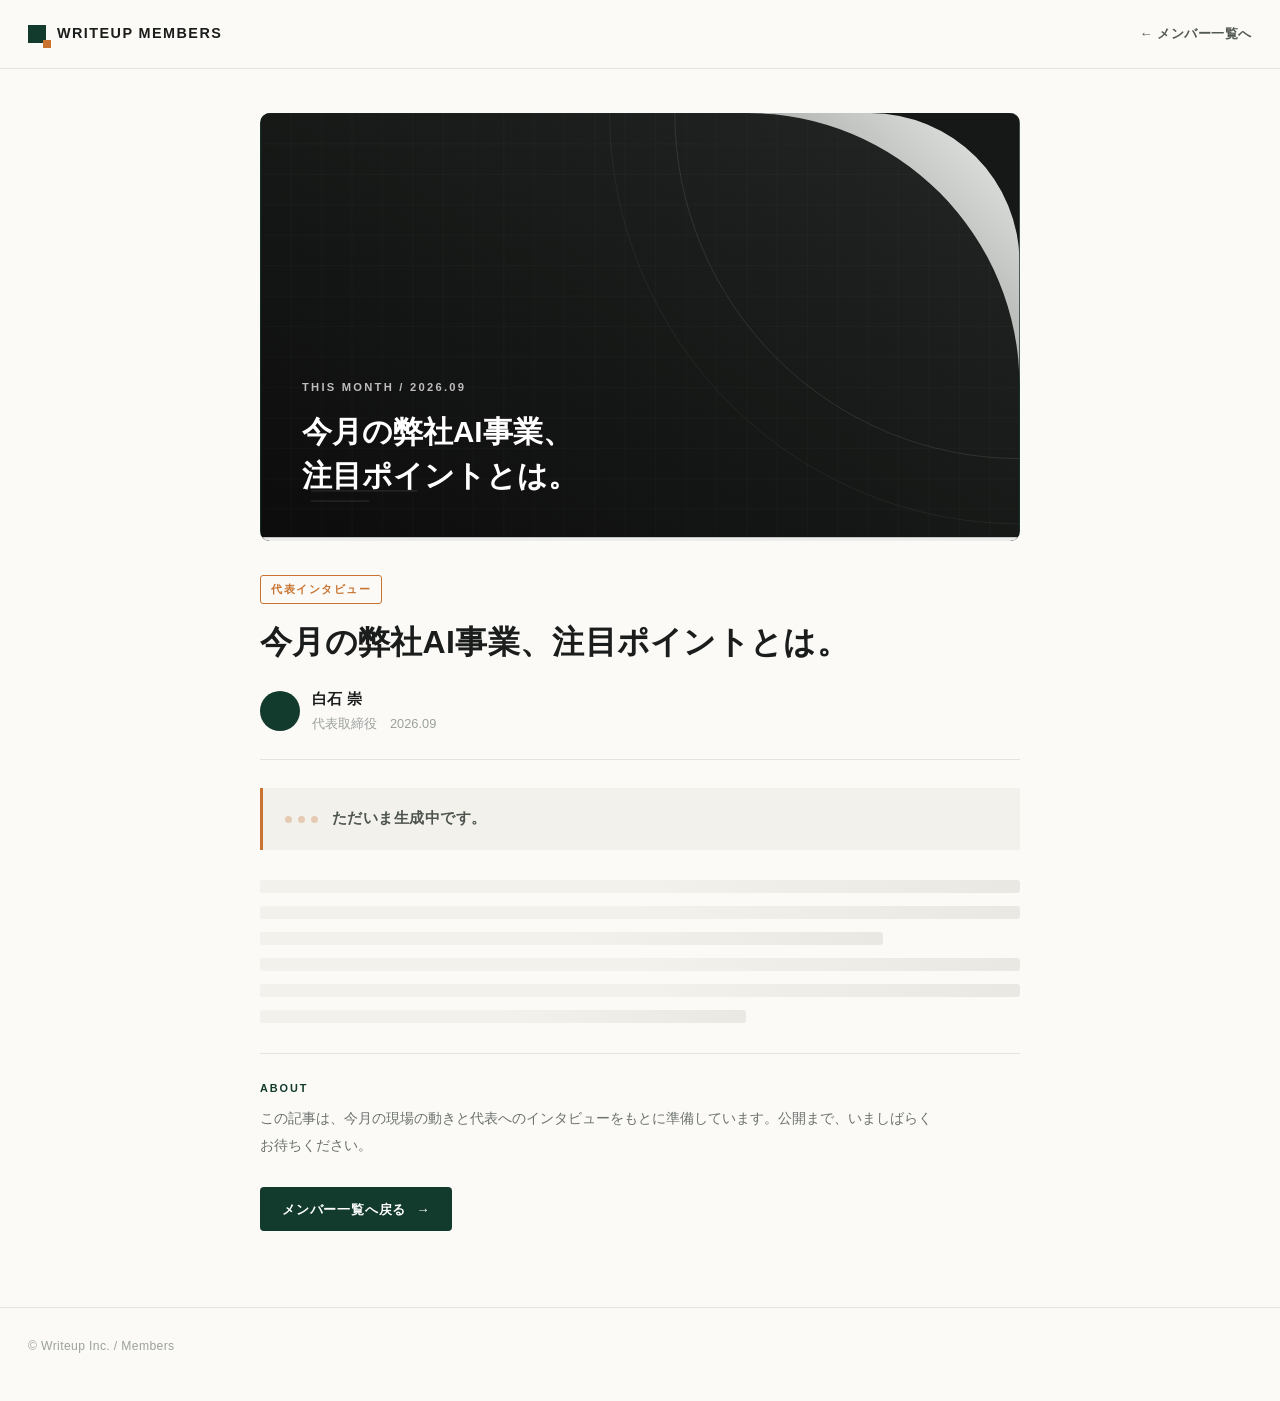
<file: interview/index.html>
<!doctype html>
<html lang="ja">
<head>
<meta charset="utf-8">
<meta name="viewport" content="width=device-width, initial-scale=1">
<meta name="robots" content="noindex,nofollow">
<meta name="theme-color" content="#123B2E">
<title>ただいま生成中｜代表 白石に聞く</title>
<style>
/* lp-base.css — 日本語LP／HTML成果物の初期CSS
 *
 * 品質台帳（~/Documents/Codex/loop-engineering-memory/events.jsonl）で
 * 再発が確認された表示欠陥を、指摘ではなく初期値で潰すためのファイル。
 * 対応する欠陥ID:
 *   japanese-heading-midword-wrap（見出しが単語途中で改行）11回
 *   mobile-fv-headline-wrap（モバイルFVの見出し改行）3回
 *   mobile-fixed-cta-overlap（固定CTAが本文を隠す）3回
 *   meaningful-small-text-under-readable-size（意味のある文字が可読サイズ未満）5回
 *
 * 使い方: HTMLの<style>先頭にこの内容を貼る。色・書体・余白は各LPで上書きしてよいが、
 * 下の「改行制御」「最小文字サイズ」「固定CTAの逃げ」の3ブロックは消さないこと。
 */

/* ── 改行制御 ─────────────────────────────────────────────
 * 日本語は単語区切りが無いため、既定のままだと文節の途中で折り返す。
 * auto-phrase は文節単位で折る（Chrome 119+）。非対応環境は strict で逃がす。 */
h1, h2, h3, h4, h5,
.lead, .catch, .hero__title, [data-keep-phrase] {
  word-break: auto-phrase;
  line-break: strict;
  overflow-wrap: anywhere;
}
@supports not (word-break: auto-phrase) {
  h1, h2, h3, h4, h5,
  .lead, .catch, .hero__title, [data-keep-phrase] {
    word-break: normal;
  }
}
/* 明示的に折りたくない語の途中で切られたら、その語を <span class="nobr"> で包む */
.nobr { white-space: nowrap; }

/* ── 最小文字サイズ ───────────────────────────────────────
 * 判断材料になる文字は12px未満にしない。注記・免責のみ .note を許容。 */
:root { --fs-min: 12px; --fs-body: 16px; }
body { font-size: var(--fs-body); line-height: 1.8; }
small, .note, figcaption { font-size: var(--fs-min); line-height: 1.7; }

/* ── ファーストビューの見出し ─────────────────────────────
 * 固定pxだと狭い画面で必ず折り返す。clamp で画面幅に追従させる。 */
h1, .hero__title { font-size: clamp(1.55rem, 5.2vw, 3.25rem); line-height: 1.35; }
h2 { font-size: clamp(1.3rem, 3.6vw, 2.1rem); line-height: 1.45; }

/* ── 固定CTAの逃げ ────────────────────────────────────────
 * 画面下に固定CTAを置くページは、この変数を実測の高さに書き換える。
 * 置かないページはそのままでよい（0のまま）。 */
:root { --fixed-cta-h: 0px; }
body { padding-bottom: calc(var(--fixed-cta-h) + env(safe-area-inset-bottom, 0px)); }

/* ── 横はみ出しの予防 ─────────────────────────────────────
 * flex/grid の子は既定で min-width:auto のため、長い語で親を押し広げる。 */
*, *::before, *::after { box-sizing: border-box; }
img, svg, video, canvas, iframe { max-width: 100%; height: auto; }
main > *, section > *, .grid > *, .flex > * { min-width: 0; }
pre, table, .scroll-x { overflow-x: auto; max-width: 100%; }


:root{
  --ink:#1A1D1B; --sub:#6B716D; --faint:#9CA19D;
  --green:#123B2E; --terra:#C8732F;
  --bg:#FBFAF7; --card:#fff; --tint:#F2F1EC; --line:#E4E4DF;
  --r:10px; --r-sm:4px; --r-xs:3px;
  --sans:"Hiragino Kaku Gothic ProN","Hiragino Sans","Yu Gothic Medium","Yu Gothic",Meiryo,-apple-system,sans-serif;
  --num:"Helvetica Neue",Arial,sans-serif;
}
*{box-sizing:border-box;}
body{margin:0;min-height:100vh;display:flex;flex-direction:column;color:var(--ink);background:var(--bg);
     font-family:var(--sans);line-height:1.75;-webkit-font-smoothing:antialiased;}
a{color:inherit;text-decoration:none;} img{display:block;}
.wrap{width:min(760px,calc(100% - 40px));margin:0 auto;}
.wrap--wide{width:min(1300px,calc(100% - 56px));}

.site-head{position:sticky;top:0;z-index:12;background:rgba(251,250,247,.93);backdrop-filter:blur(10px);border-bottom:1px solid var(--line);}
.site-head .wrap{min-height:68px;display:flex;align-items:center;justify-content:space-between;gap:16px;}
.brand{display:inline-flex;align-items:center;gap:11px;font-size:.9rem;font-weight:700;letter-spacing:.1em;}
.brand i{position:relative;width:18px;height:18px;background:var(--green);flex:none;}
.brand i::after{content:"";position:absolute;right:-5px;bottom:-5px;width:8px;height:8px;background:var(--terra);}
.back{color:#525853;font-size:.82rem;font-weight:700;letter-spacing:.04em;white-space:nowrap;}
.back:hover{color:var(--green);}

main{flex:1;padding:clamp(26px,3.6vw,44px) 0 clamp(44px,6vw,76px);}

.cover{position:relative;border-radius:var(--r);overflow:hidden;aspect-ratio:16/9;background:var(--green);}
.cover img{width:100%;height:100%;object-fit:cover;}
.cover .ov{position:absolute;inset:0;display:flex;flex-direction:column;justify-content:flex-end;padding:clamp(20px,4vw,42px);}
.cover .ov b{font-family:var(--num);color:rgba(255,255,255,.72);font-size:.7rem;font-weight:700;letter-spacing:.2em;}
.cover .ov p{margin:12px 0 0;color:#fff;font-size:clamp(1.15rem,3.2vw,1.85rem);font-weight:700;line-height:1.5;}

.pill{display:inline-block;margin-top:clamp(24px,3vw,34px);padding:4px 10px;border:1px solid var(--terra);border-radius:var(--r-xs);
      color:var(--terra);font-size:.68rem;font-weight:800;letter-spacing:.14em;}
h1{margin:14px 0 0;font-size:clamp(1.4rem,3.4vw,2rem);font-weight:700;line-height:1.55;letter-spacing:.01em;}
.byline{display:flex;align-items:center;gap:12px;margin-top:20px;padding-bottom:24px;border-bottom:1px solid var(--line);}
.byline i{width:40px;height:40px;border-radius:50%;background:var(--green);flex:none;}
.byline span{color:var(--faint);font-size:.8rem;}
.byline em{display:block;font-style:normal;color:var(--ink);font-weight:700;font-size:.92rem;letter-spacing:.02em;}

.status{display:flex;align-items:center;gap:14px;margin:28px 0 0;padding:18px 22px;border-left:3px solid var(--terra);background:var(--tint);}
.dots{display:inline-flex;gap:6px;flex:none;}
.dots i{width:7px;height:7px;border-radius:50%;background:var(--terra);opacity:.3;animation:blink 1.3s infinite ease-in-out;}
.dots i:nth-child(2){animation-delay:.18s;} .dots i:nth-child(3){animation-delay:.36s;}
@keyframes blink{0%,70%,100%{opacity:.3;}35%{opacity:1;}}
.status p{margin:0;color:#4d534f;font-size:.92rem;font-weight:700;letter-spacing:.03em;}

.skeleton{margin:30px 0 0;display:flex;flex-direction:column;gap:13px;}
.skeleton span{height:13px;border-radius:var(--r-xs);background:linear-gradient(90deg,var(--tint) 25%,#e9e8e2 50%,var(--tint) 75%);
  background-size:200% 100%;animation:shim 1.8s infinite linear;}
.skeleton span:nth-child(3){width:82%;} .skeleton span:nth-child(6){width:64%;}
@keyframes shim{0%{background-position:200% 0;}100%{background-position:-200% 0;}}

.note{margin:30px 0 0;padding-top:24px;border-top:1px solid var(--line);color:var(--sub);font-size:.85rem;line-height:1.95;}
.note b{display:block;margin-bottom:7px;color:var(--green);font-size:.68rem;font-weight:800;letter-spacing:.18em;}
.go{display:inline-flex;align-items:center;gap:10px;min-height:44px;margin-top:28px;padding:0 22px;border-radius:var(--r-sm);
    background:var(--green);color:#fff;font-size:.83rem;font-weight:700;letter-spacing:.06em;}
.go:hover{background:#0c2b20;}

footer{border-top:1px solid var(--line);padding:28px 0 44px;color:var(--faint);font-size:.76rem;letter-spacing:.03em;}
h1,.note,.cover .ov p{word-break:auto-phrase;line-break:strict;overflow-wrap:anywhere;}
@supports not (word-break:auto-phrase){ h1,.note,.cover .ov p{word-break:normal;} }
@media (max-width:430px){
  .wrap--wide{width:calc(100% - 32px);}
  .brand{font-size:.78rem;gap:9px;white-space:nowrap;}
  .brand i{width:15px;height:15px;}
  .back{font-size:.76rem;}
  .bk-long{display:none;}
}
@media (prefers-reduced-motion:reduce){ .dots i{animation:none;opacity:.6;} .skeleton span{animation:none;} }
</style>
</head>
<body>
<header class="site-head"><div class="wrap wrap--wide">
  <a class="brand" href="../"><i aria-hidden="true"></i>WRITEUP MEMBERS</a>
  <a class="back" href="../">←<span class="bk-long"> メンバー</span>一覧へ</a>
</div></header>

<main><div class="wrap">
  <div class="cover">
    <img src="../assets/interview-cover.svg" width="1200" height="675" alt="">
    <span class="ov">
      <b>THIS MONTH / 2026.09</b>
      <p>今月の弊社AI事業、<br>注目ポイントとは。</p>
    </span>
  </div>

  <span class="pill">代表インタビュー</span>
  <h1>今月の弊社AI事業、注目ポイントとは。</h1>
  <div class="byline">
    <i aria-hidden="true"></i>
    <span><em>白石 崇</em>代表取締役　2026.09</span>
  </div>

  <div class="status">
    <span class="dots" aria-hidden="true"><i></i><i></i><i></i></span>
    <p>ただいま生成中です。</p>
  </div>

  <div class="skeleton" aria-hidden="true">
    <span></span><span></span><span></span><span></span><span></span><span></span>
  </div>

  <div class="note">
    <b>ABOUT</b>
    この記事は、今月の現場の動きと代表へのインタビューをもとに準備しています。公開まで、いましばらくお待ちください。
  </div>

  <a class="go" href="../">メンバー一覧へ戻る <span aria-hidden="true">→</span></a>
</div></main>

<footer><div class="wrap wrap--wide">© Writeup Inc. / Members</div></footer>
</body>
</html>
</file>
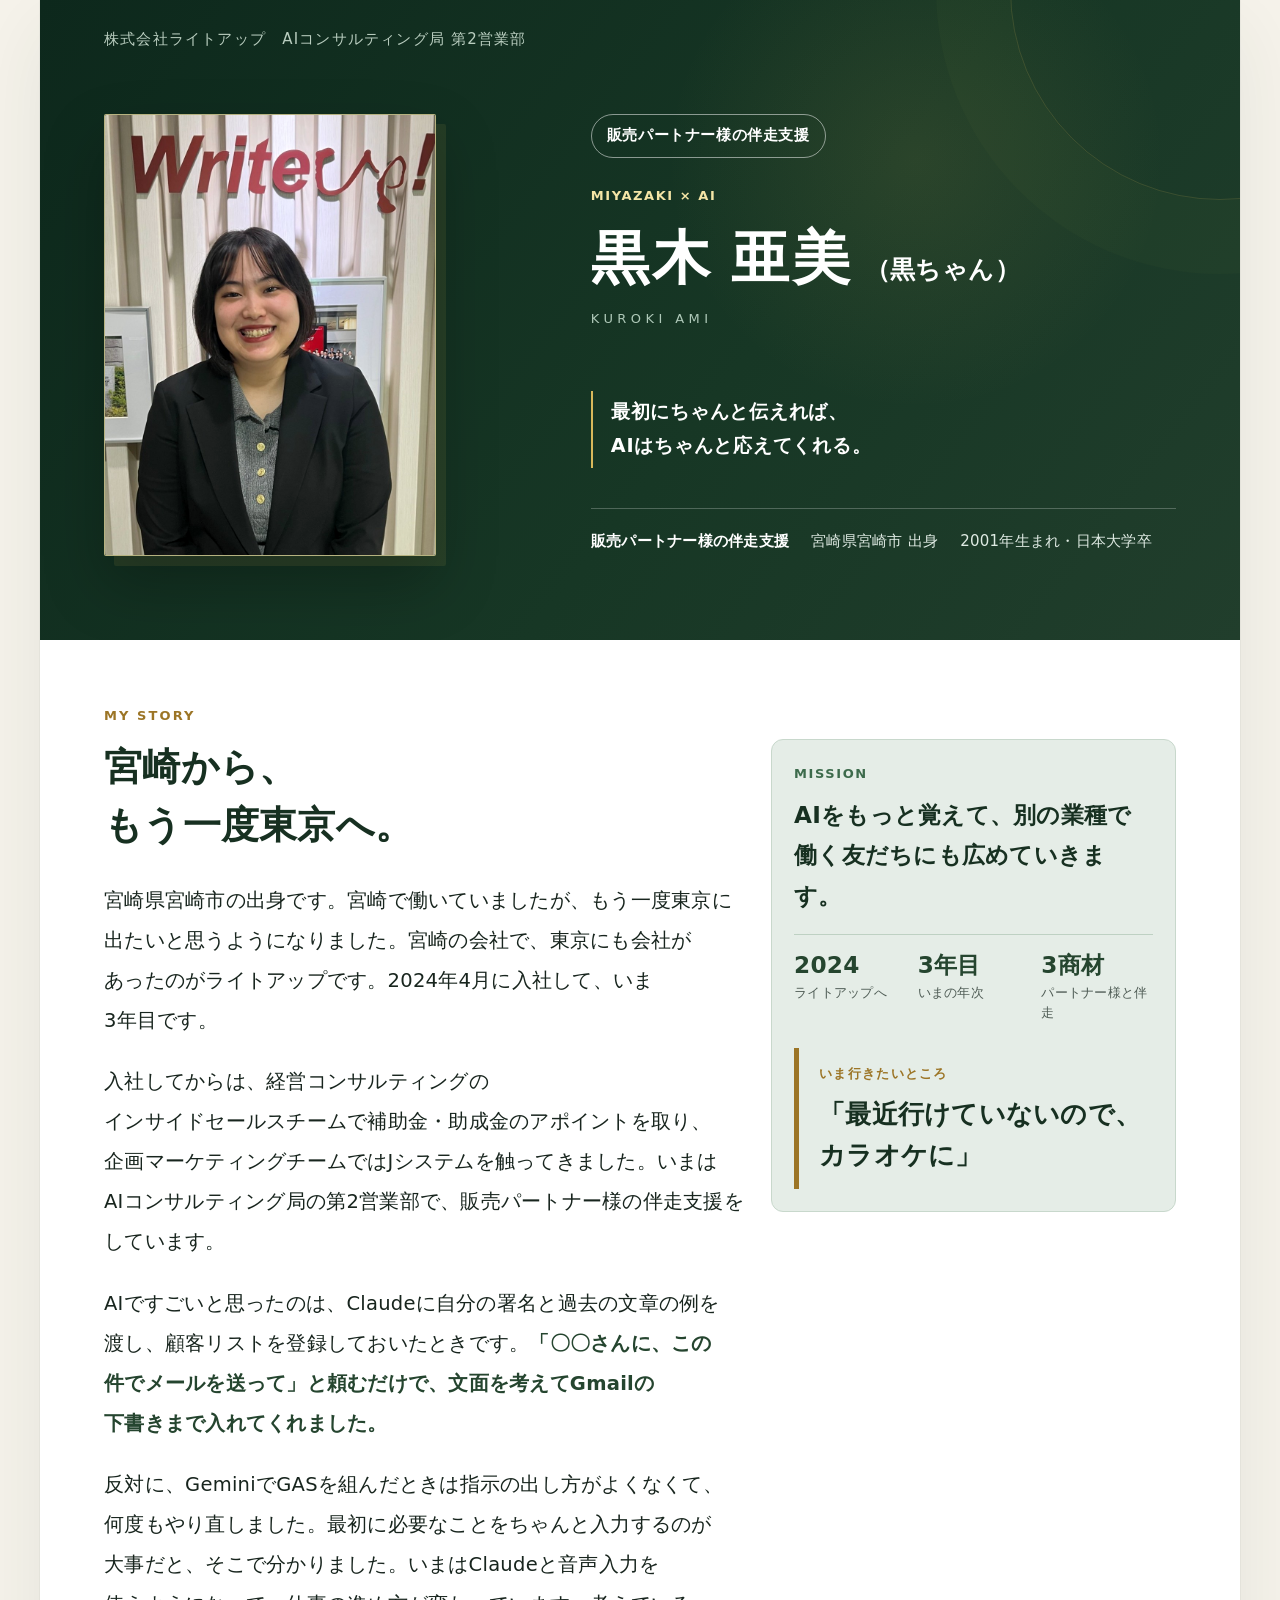
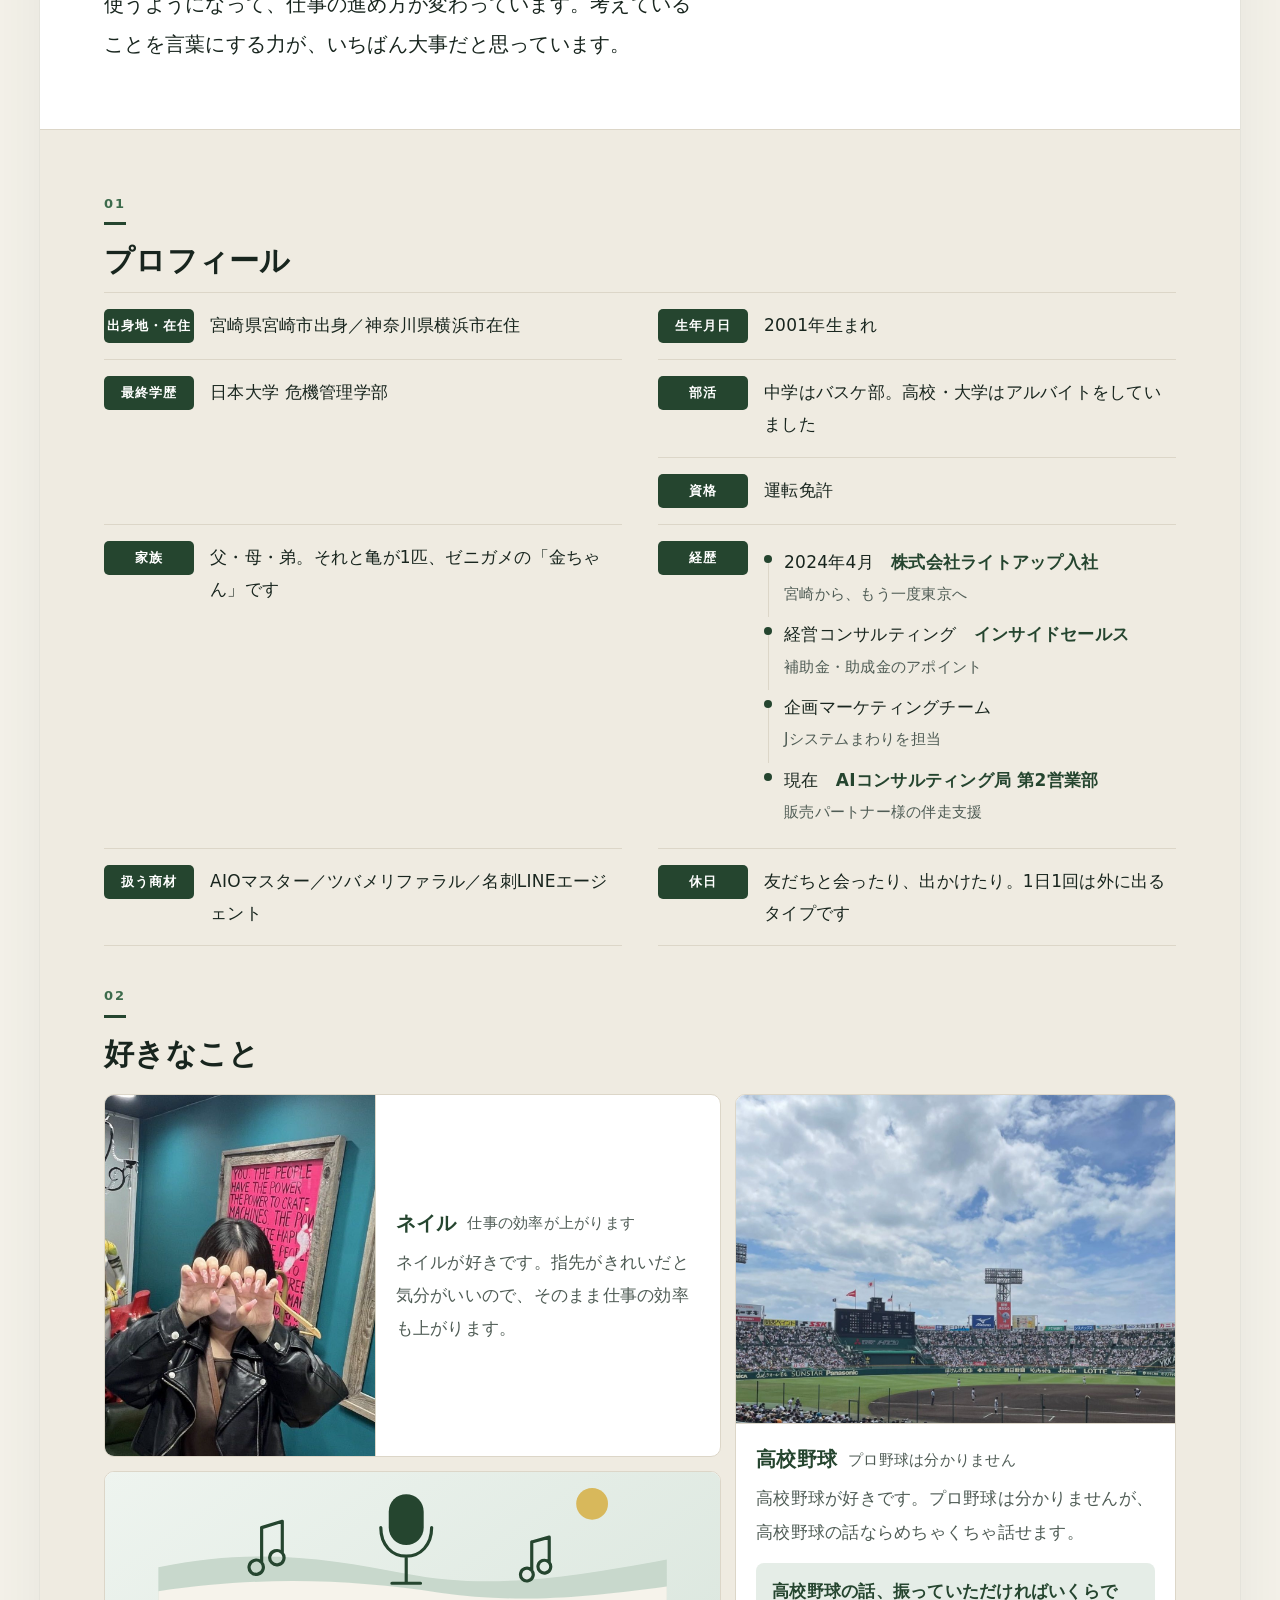
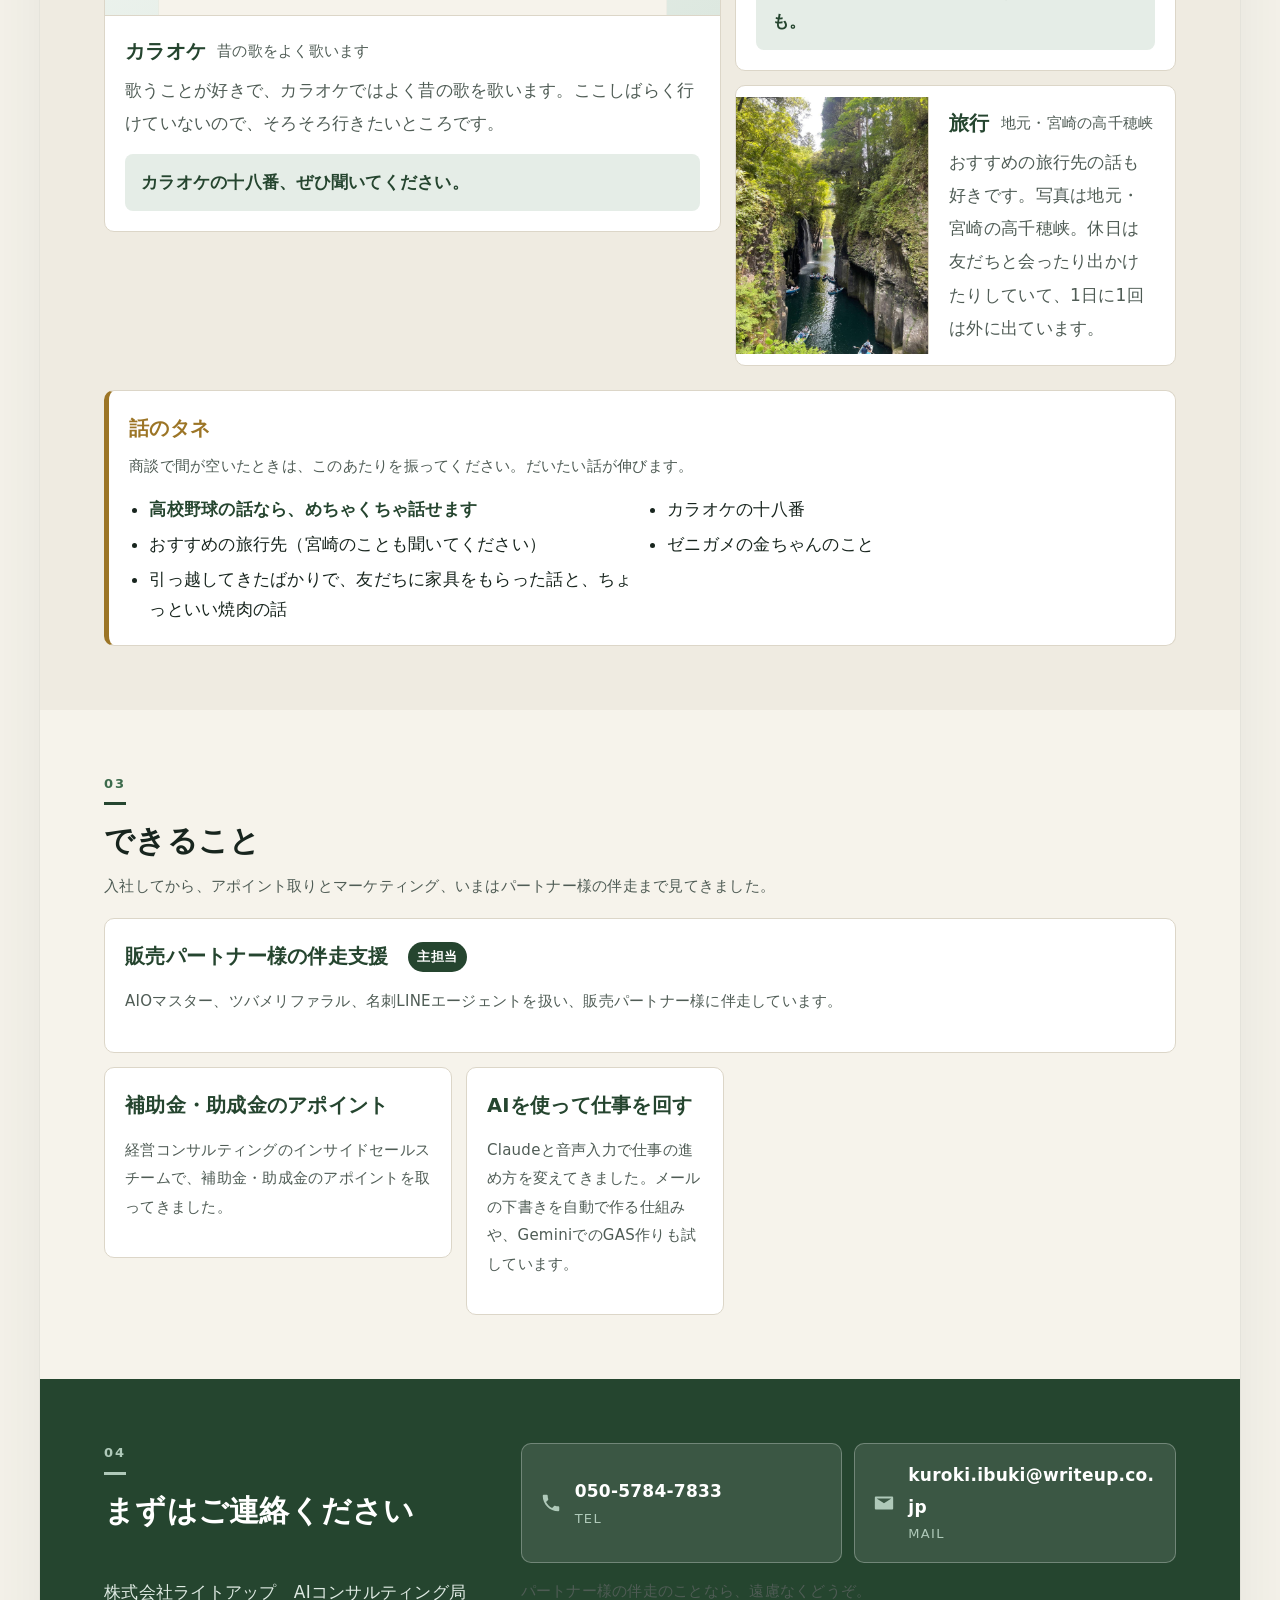
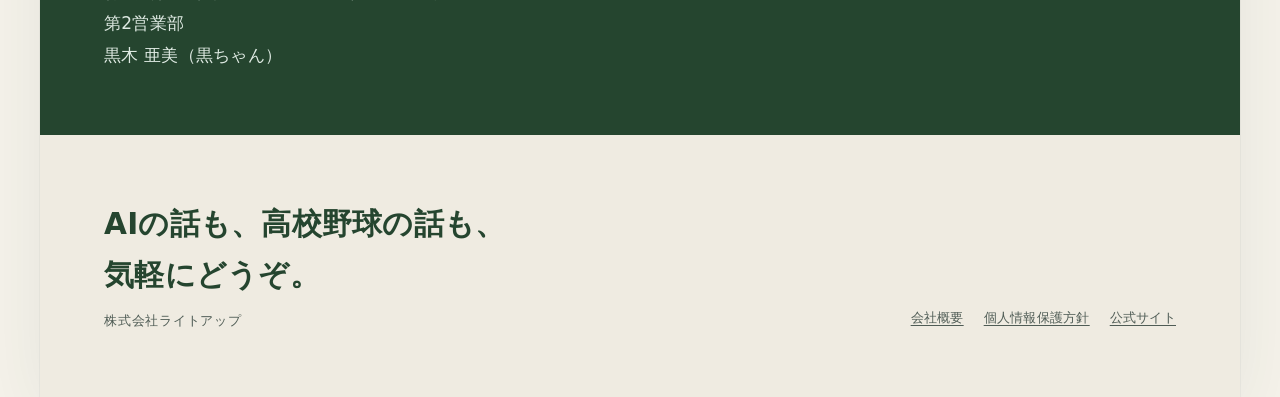
<file: kuroki/index.html>
<!DOCTYPE html>
<html lang="ja">
<head>
<meta charset="UTF-8">
<meta name="viewport" content="width=device-width, initial-scale=1">
<title>黒木 亜美（黒ちゃん）｜株式会社ライトアップ 第2営業部</title>
<meta name="description" content="宮崎から東京へ戻ってライトアップに入社。AIOマスター・ツバメリファラル・名刺LINEエージェントで販売パートナー様の伴走支援をしている、第2営業部 黒木亜美のプロフィールです。">
<meta name="robots" content="noindex,nofollow">
<link rel="canonical" href="https://writeup-inc.github.io/members/kuroki/">
<link rel="icon" href="data:image/svg+xml,%3Csvg xmlns='http://www.w3.org/2000/svg' viewBox='0 0 64 64'%3E%3Crect width='64' height='64' rx='14' fill='%2325452F'/%3E%3Cpath d='M14 16h36v8H36v26h-8V24H14z' fill='white'/%3E%3C/svg%3E">
<meta property="og:type" content="profile">
<meta property="og:title" content="黒木 亜美（黒ちゃん）｜株式会社ライトアップ 第2営業部">
<meta property="og:description" content="最初にちゃんと伝えれば、AIはちゃんと応えてくれる。やり直しながら覚えてきました。">
<meta property="og:url" content="https://writeup-inc.github.io/members/kuroki/">
<meta property="og:image" content="https://writeup-inc.github.io/members/kuroki/profile-assets/main.jpg">
<meta name="theme-color" content="#25452F">
<style>
/* ===== lp-base：改行制御・最小文字サイズ・固定CTAの逃げ（削除しない） ===== */
h1, h2, h3, h4, h5,
.lead, .catch, .hero__title, .hero__catch, .lead__heading, [data-keep-phrase] {
  word-break: auto-phrase;
  line-break: strict;
  overflow-wrap: anywhere;
}
@supports not (word-break: auto-phrase) {
  h1, h2, h3, h4, h5,
  .lead, .catch, .hero__title, .hero__catch, .lead__heading, [data-keep-phrase] { word-break: normal; }
}
.nobr { white-space: nowrap; }
:root { --fs-min: 13px; }
small, .note, figcaption { font-size: var(--fs-min); line-height: 1.75; }
:root { --fixed-cta-h: 68px; }
body { padding-bottom: calc(var(--fixed-cta-h) + env(safe-area-inset-bottom, 0px)); }
*, *::before, *::after { box-sizing: border-box; }
img, svg, video, canvas, iframe { max-width: 100%; height: auto; }
main > *, section > *, .grid > *, .flex > * { min-width: 0; }
pre, table, .scroll-x { overflow-x: auto; max-width: 100%; }
</style>
<link rel="stylesheet" href="../assets/profile.css">
<style>
/* 写真の枠はここでは決めない。比率は profile.css が --ar から組む。
   以前はここで高さを216px固定していたが、どの写真も細長に切られて
   顔のドアップになっていたため撤去した */
.hero--nophoto .hero__inner{ grid-template-columns:1fr; }
@media (min-width:700px){
  .hero--nophoto{ grid-template-columns:1fr; min-height:460px; }
  .hero--nophoto .role, .hero--nophoto .hero__body,
  .hero--nophoto .hero__catch, .hero--nophoto .hero__meta{ grid-column:1; }
}
.card h3 .tag{ display:inline-block; margin-left:9px; padding:3px 9px; border-radius:999px;
  background:var(--green); color:#fff; font-size:13px; font-weight:700; letter-spacing:.04em; vertical-align:middle; }
.card__link{ margin:12px 0 0; font-size:14px; line-height:1.9; }
.card__link a{ color:var(--green); font-weight:700; text-underline-offset:3px; }
.card__link a:hover{ color:var(--gold); }
</style>
</head>
<body>
<div class="wrap">

  <header class="hero" id="hero">
    <div class="hero__top">
      <p class="hero__org">株式会社ライトアップ　<span class="nobr">AIコンサルティング局 第2営業部</span></p>
    </div>
    <p class="role"><span class="nobr">販売パートナー様の伴走支援</span></p>
    <div class="hero__inner">
      <div class="ph photo-frame" data-ph="main.jpg">
        <img class="photo-main" src="profile-assets/main.jpg" width="900" height="1200" alt="オフィスのロゴの前で笑う黒木亜美">
      </div>
      <div class="hero__body">
        <p class="hero__kicker">MIYAZAKI × AI</p>
        <h1 class="hero__title">黒木 亜美<span class="nick">（黒ちゃん）</span></h1>
        <p class="romaji">KUROKI AMI</p>
      </div>
    </div>
    <p class="hero__catch">最初にちゃんと伝えれば、<br>AIはちゃんと応えてくれる。</p>
    <p class="hero__meta">
      <span class="strong">販売パートナー様の伴走支援</span>
      <span>宮崎県宮崎市 出身</span>
      <span>2001年生まれ・日本大学卒</span>
    </p>
  </header>

  <div class="lead-box">
    <p class="lead__eyebrow">MY STORY</p>
    <h2 class="lead__heading">宮崎から、<br>もう一度東京へ。</h2>
    <div class="story-grid">
      <div class="story-copy">
        <p class="lead">宮崎県宮崎市の出身です。宮崎で働いていましたが、もう一度東京に出たいと思うようになりました。宮崎の会社で、東京にも会社があったのがライトアップです。2024年4月に入社して、いま3年目です。</p>
        <p class="lead">入社してからは、経営コンサルティングのインサイドセールスチームで補助金・助成金のアポイントを取り、企画マーケティングチームではJシステムを触ってきました。いまはAIコンサルティング局の第2営業部で、販売パートナー様の伴走支援をしています。</p>
        <p class="lead">AIですごいと思ったのは、Claudeに自分の署名と過去の文章の例を渡し、顧客リストを登録しておいたときです。<b class="q">「〇〇さんに、この件でメールを送って」と頼むだけで、文面を考えてGmailの下書きまで入れてくれました。</b></p>
        <p class="lead">反対に、GeminiでGASを組んだときは指示の出し方がよくなくて、何度もやり直しました。最初に必要なことをちゃんと入力するのが大事だと、そこで分かりました。いまはClaudeと音声入力を使うようになって、仕事の進め方が変わっています。考えていることを言葉にする力が、いちばん大事だと思っています。</p>
      </div>
      <aside class="mission-card" aria-label="黒木 亜美の担当領域">
        <p class="mission-card__label">MISSION</p>
        <p class="mission-card__text">AIをもっと覚えて、別の業種で働く友だちにも広めていきます。</p>
        <dl class="story-facts">
          <div><dt>2024</dt><dd>ライトアップへ</dd></div>
          <div><dt>3年目</dt><dd>いまの年次</dd></div>
          <div><dt>3商材</dt><dd>パートナー様と伴走</dd></div>
        </dl>
        <blockquote class="quote">
          <p class="quote__label">いま行きたいところ</p>
          <p class="quote__text">「最近行けていないので、カラオケに」</p>
        </blockquote>
      </aside>
    </div>
  </div>

  <section class="person">
    <h2 class="sec-title">プロフィール</h2>
    <dl class="dl">
      <div><dt>出身地・在住</dt><dd>宮崎県宮崎市出身／神奈川県横浜市在住</dd></div>
      <div><dt>生年月日</dt><dd>2001年生まれ</dd></div>
      <div><dt>最終学歴</dt><dd>日本大学 危機管理学部</dd></div>
      <div><dt>部活</dt><dd>中学はバスケ部。高校・大学はアルバイトをしていました</dd></div>
      <div><dt>資格</dt><dd>運転免許</dd></div>
      <div><dt>家族</dt><dd>父・母・弟。それと亀が1匹、ゼニガメの「金ちゃん」です</dd></div>
      <div><dt>経歴</dt><dd>
        <ol class="career">
          <li>2024年4月　<b>株式会社ライトアップ入社</b><span>宮崎から、もう一度東京へ</span></li>
          <li>経営コンサルティング　<b>インサイドセールス</b><span>補助金・助成金のアポイント</span></li>
          <li>企画マーケティングチーム<span>Jシステムまわりを担当</span></li>
          <li>現在　<b>AIコンサルティング局 第2営業部</b><span>販売パートナー様の伴走支援</span></li>
        </ol>
      </dd></div>
      <div><dt>扱う商材</dt><dd>AIOマスター／ツバメリファラル／名刺LINEエージェント</dd></div>
      <div><dt>休日</dt><dd>友だちと会ったり、出かけたり。1日1回は外に出るタイプです</dd></div>
    </dl>

    <h2 class="sec-title sec-likes" style="margin-top:40px">好きなこと</h2>
    <div class="likes">
      <div class="likes__column">
        <div class="like like--tall">
          <div class="like__visual is-photo" style="--ar:900/1200">
            <img src="profile-assets/nail.jpg" width="900" height="1200" decoding="async" alt="ピンクのネイルをした両手をこちらに向ける黒木亜美">
          </div>
          <div class="like__text">
            <h3>
              ネイル <em>仕事の効率が上がります</em>
            </h3>
            <p>ネイルが好きです。指先がきれいだと気分がいいので、そのまま仕事の効率も上がります。</p>
          </div>
        </div>
        <div class="like">
          <div class="like__visual" aria-hidden="true">
            <svg viewBox="0 0 640 180"><circle class="gold" cx="546" cy="40" r="20"/>
<path class="soft" d="M0 120c126-26 216-10 312 8 100 19 188 8 328-18v70H0z"/>
<path class="paper" d="M0 150c136-20 246-14 354 2 86 12 164 9 286-8v36H0z"/>
<g transform="translate(290 28)"><rect class="deep" x="0" y="0" width="44" height="64" rx="22"/><path class="line" d="M-10 42c0 22 14 36 32 36s32-14 32-36M22 78v34m-18 0h36"/></g>
<path class="line" d="M130 70v44m0-44 26-8v40m-26 12a9 9 0 1 1-1-1m27-11a9 9 0 1 1-1-1M470 88v36m0-36 22-6v32m-22 10a8 8 0 1 1-1-1m23-9a8 8 0 1 1-1-1"/></svg>
          </div>
          <div class="like__text">
            <h3>
              カラオケ <em>昔の歌をよく歌います</em>
            </h3>
            <p>歌うことが好きで、カラオケではよく昔の歌を歌います。ここしばらく行けていないので、そろそろ行きたいところです。</p>
          <span class="ask">カラオケの十八番、ぜひ聞いてください。</span>
          </div>
        </div>
      </div>
      <div class="likes__column">
        <div class="like like--wide">
          <div class="like__visual is-photo" style="--ar:1200/900">
            <img src="profile-assets/koshien.jpg" width="1200" height="900" decoding="async" alt="夏の甲子園球場のスタンドとグラウンド">
          </div>
          <div class="like__text">
            <h3>
              高校野球 <em>プロ野球は分かりません</em>
            </h3>
            <p>高校野球が好きです。プロ野球は分かりませんが、高校野球の話ならめちゃくちゃ話せます。</p>
          <span class="ask">高校野球の話、振っていただければいくらでも。</span>
          </div>
        </div>
        <div class="like like--tall">
          <div class="like__visual is-photo" style="--ar:1125/1500">
            <img src="profile-assets/takachiho.jpg" width="1125" height="1500" decoding="async" alt="緑に囲まれた高千穂峡と、川に浮かぶボート">
          </div>
          <div class="like__text">
            <h3>
              旅行 <em>地元・宮崎の高千穂峡</em>
            </h3>
            <p>おすすめの旅行先の話も好きです。写真は地元・宮崎の高千穂峡。休日は友だちと会ったり出かけたりしていて、1日に1回は外に出ています。</p>
          </div>
        </div>
      </div>
    </div>

    <div class="seeds">
      <h3>話のタネ</h3>
      <p class="sec-sub">商談で間が空いたときは、このあたりを振ってください。だいたい話が伸びます。</p>
      <ul>
        <li><b>高校野球の話なら、めちゃくちゃ話せます</b></li>
        <li>カラオケの十八番</li>
        <li>おすすめの旅行先（宮崎のことも聞いてください）</li>
        <li>ゼニガメの金ちゃんのこと</li>
        <li>引っ越してきたばかりで、友だちに家具をもらった話と、ちょっといい焼肉の話</li>
      </ul>
    </div>
  </section>

  <section>
    <h2 class="sec-title">できること</h2>
    <p class="sec-sub">入社してから、アポイント取りとマーケティング、いまはパートナー様の伴走まで見てきました。</p>
    <div class="cards">
      <div class="card">
        <h3>販売パートナー様の伴走支援<span class="tag">主担当</span></h3>
        <p class="card__note">AIOマスター、ツバメリファラル、名刺LINEエージェントを扱い、販売パートナー様に伴走しています。</p>
      </div>
      <div class="card">
        <h3>補助金・助成金のアポイント</h3>
        <p class="card__note">経営コンサルティングのインサイドセールスチームで、補助金・助成金のアポイントを取ってきました。</p>
      </div>
      <div class="card">
        <h3>AIを使って仕事を回す</h3>
        <p class="card__note">Claudeと音声入力で仕事の進め方を変えてきました。メールの下書きを自動で作る仕組みや、GeminiでのGAS作りも試しています。</p>
      </div>
    </div>
  </section>

  <section class="contact">
    <h2 class="sec-title">まずはご連絡ください</h2>
    <p class="sec-sub">パートナー様の伴走のことなら、遠慮なくどうぞ。</p>
    <p class="contact__org">株式会社ライトアップ　AIコンサルティング局 第2営業部<br>黒木 亜美（黒ちゃん）</p>
    <div class="contact__list">
      <a href="tel:05057847833">
        <svg viewBox="0 0 24 24" aria-hidden="true"><path d="M6.6 10.8c1.4 2.8 3.8 5.2 6.6 6.6l2.2-2.2c.3-.3.7-.4 1-.2 1.2.4 2.4.6 3.6.6.6 0 1 .4 1 1V20c0 .6-.4 1-1 1C10.6 21 3 13.4 3 4c0-.6.4-1 1-1h3.4c.6 0 1 .4 1 1 0 1.3.2 2.5.6 3.6.1.4 0 .8-.2 1l-2.2 2.2z"/></svg>
        <span>050-5784-7833<small>TEL</small></span>
      </a>
      <a href="mailto:kuroki.ibuki@writeup.co.jp">
        <svg viewBox="0 0 24 24" aria-hidden="true"><path d="M3 5h18c.6 0 1 .4 1 1v12c0 .6-.4 1-1 1H3c-.6 0-1-.4-1-1V6c0-.6.4-1 1-1zm9 7.2L20 7H4l8 5.2z"/></svg>
        <span>kuroki.ibuki@writeup.co.jp<small>MAIL</small></span>
      </a>
    </div>
  </section>

  <div class="foot">
    <p>AIの話も、高校野球の話も、<br>気軽にどうぞ。</p>
    <small>株式会社ライトアップ</small>
    <ul class="foot__links">
      <li><a href="https://www.writeup.co.jp/company/company.html">会社概要</a></li>
      <li><a href="https://www.writeup.co.jp/privacy/">個人情報保護方針</a></li>
      <li><a href="https://www.writeup.co.jp/">公式サイト</a></li>
    </ul>
  </div>
</div>

<nav class="cta" id="cta" aria-label="問い合わせ" aria-hidden="true" inert>
  <a href="tel:05057847833">電話する</a>
  <a href="mailto:kuroki.ibuki@writeup.co.jp">メール</a>
</nav>

<script>
document.querySelectorAll('.ph > img').forEach(function (img) {
  var mark = function () { img.parentNode.classList.add('is-loaded'); };
  if (img.complete && img.naturalWidth > 0) { mark(); }
  img.addEventListener('load', function () { if (img.naturalWidth > 0) mark(); });
  img.addEventListener('error', function () { img.style.visibility = 'hidden'; });
});
(function () {
  var hero = document.getElementById('hero');
  var cta = document.getElementById('cta');
  var contact = document.querySelector('.contact');
  if (!hero || !cta || !contact) { return; }
  if (!('IntersectionObserver' in window)) {
    cta.classList.add('is-on'); cta.removeAttribute('inert');
    cta.setAttribute('aria-hidden', 'false'); return;
  }
  var visible = { hero: true, contact: false };
  var update = function () {
    var show = !visible.hero && !visible.contact;
    cta.classList.toggle('is-on', show);
    cta.toggleAttribute('inert', !show);
    cta.setAttribute('aria-hidden', show ? 'false' : 'true');
  };
  var observer = new IntersectionObserver(function (es) {
    es.forEach(function (entry) {
      visible[entry.target === hero ? 'hero' : 'contact'] = entry.isIntersecting;
    });
    update();
  }, { threshold: 0 });
  observer.observe(hero); observer.observe(contact);
})();
</script>
</body>
</html>
</file>
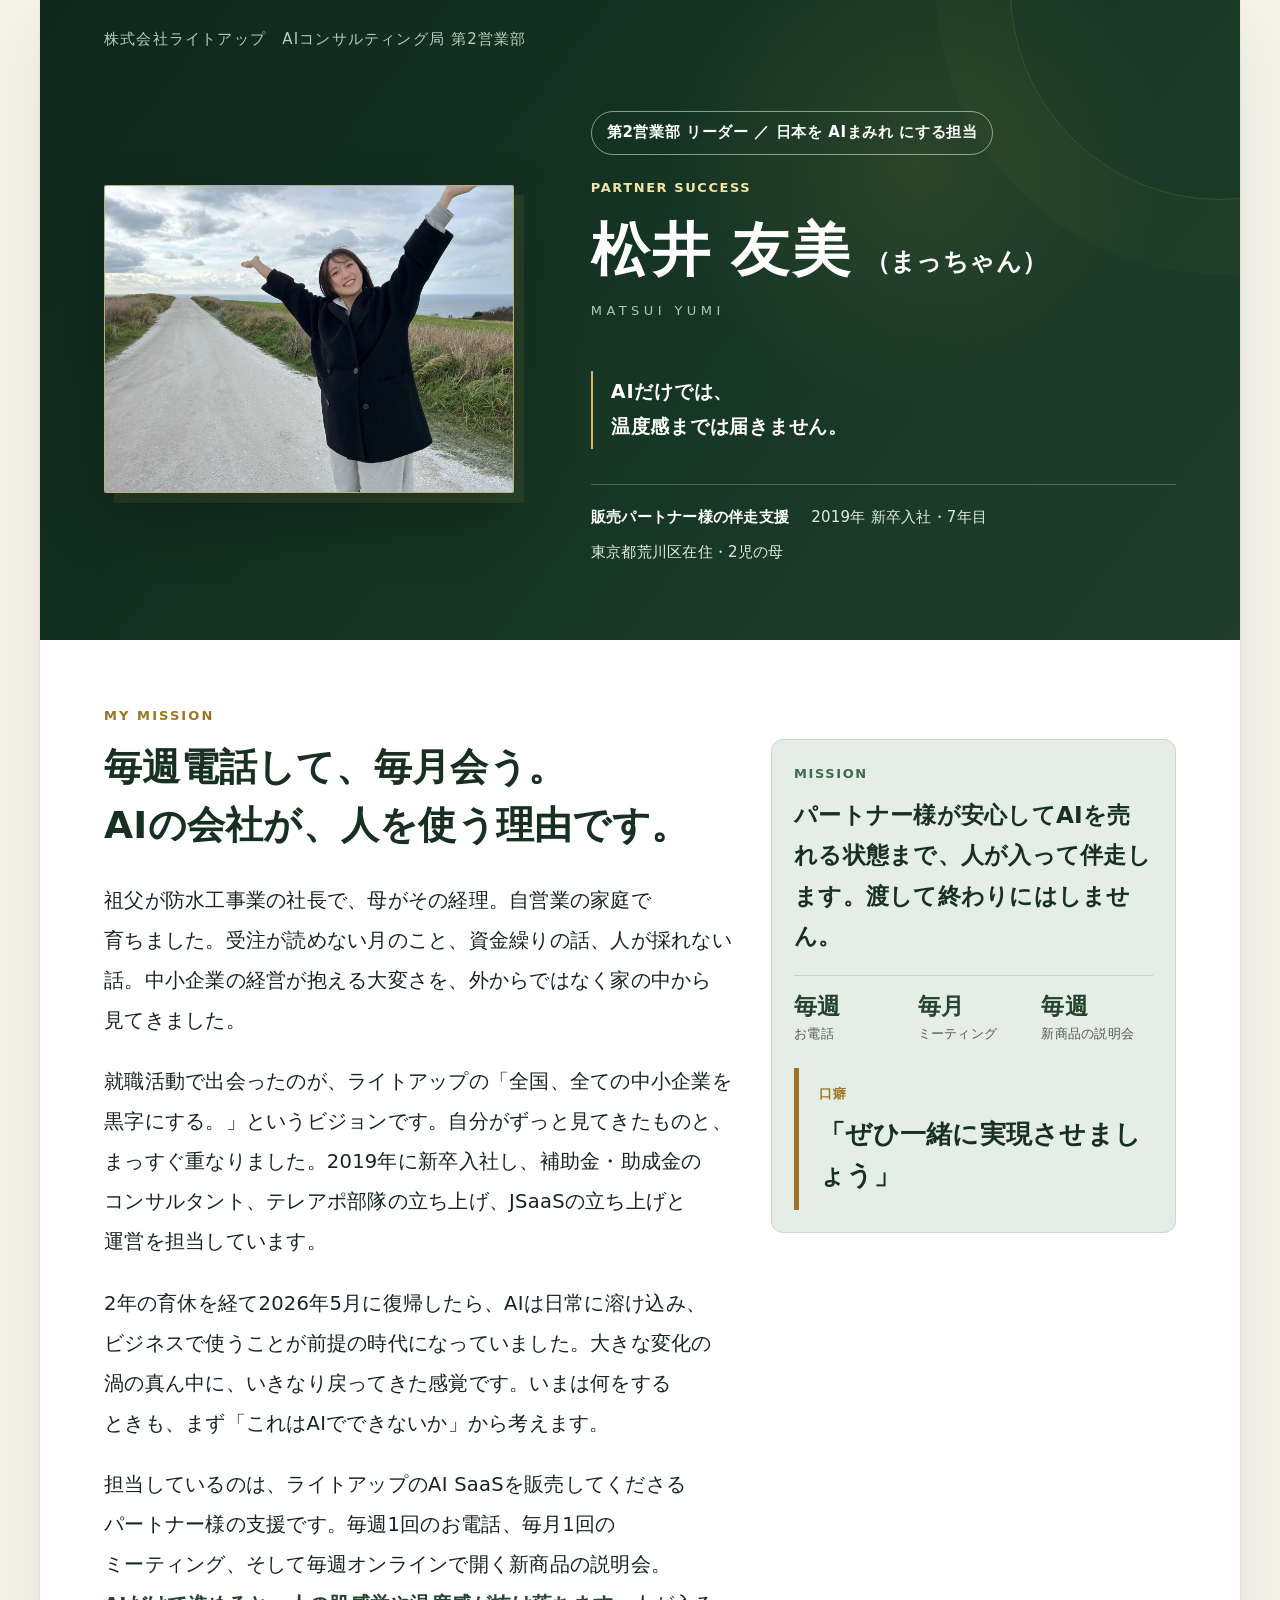
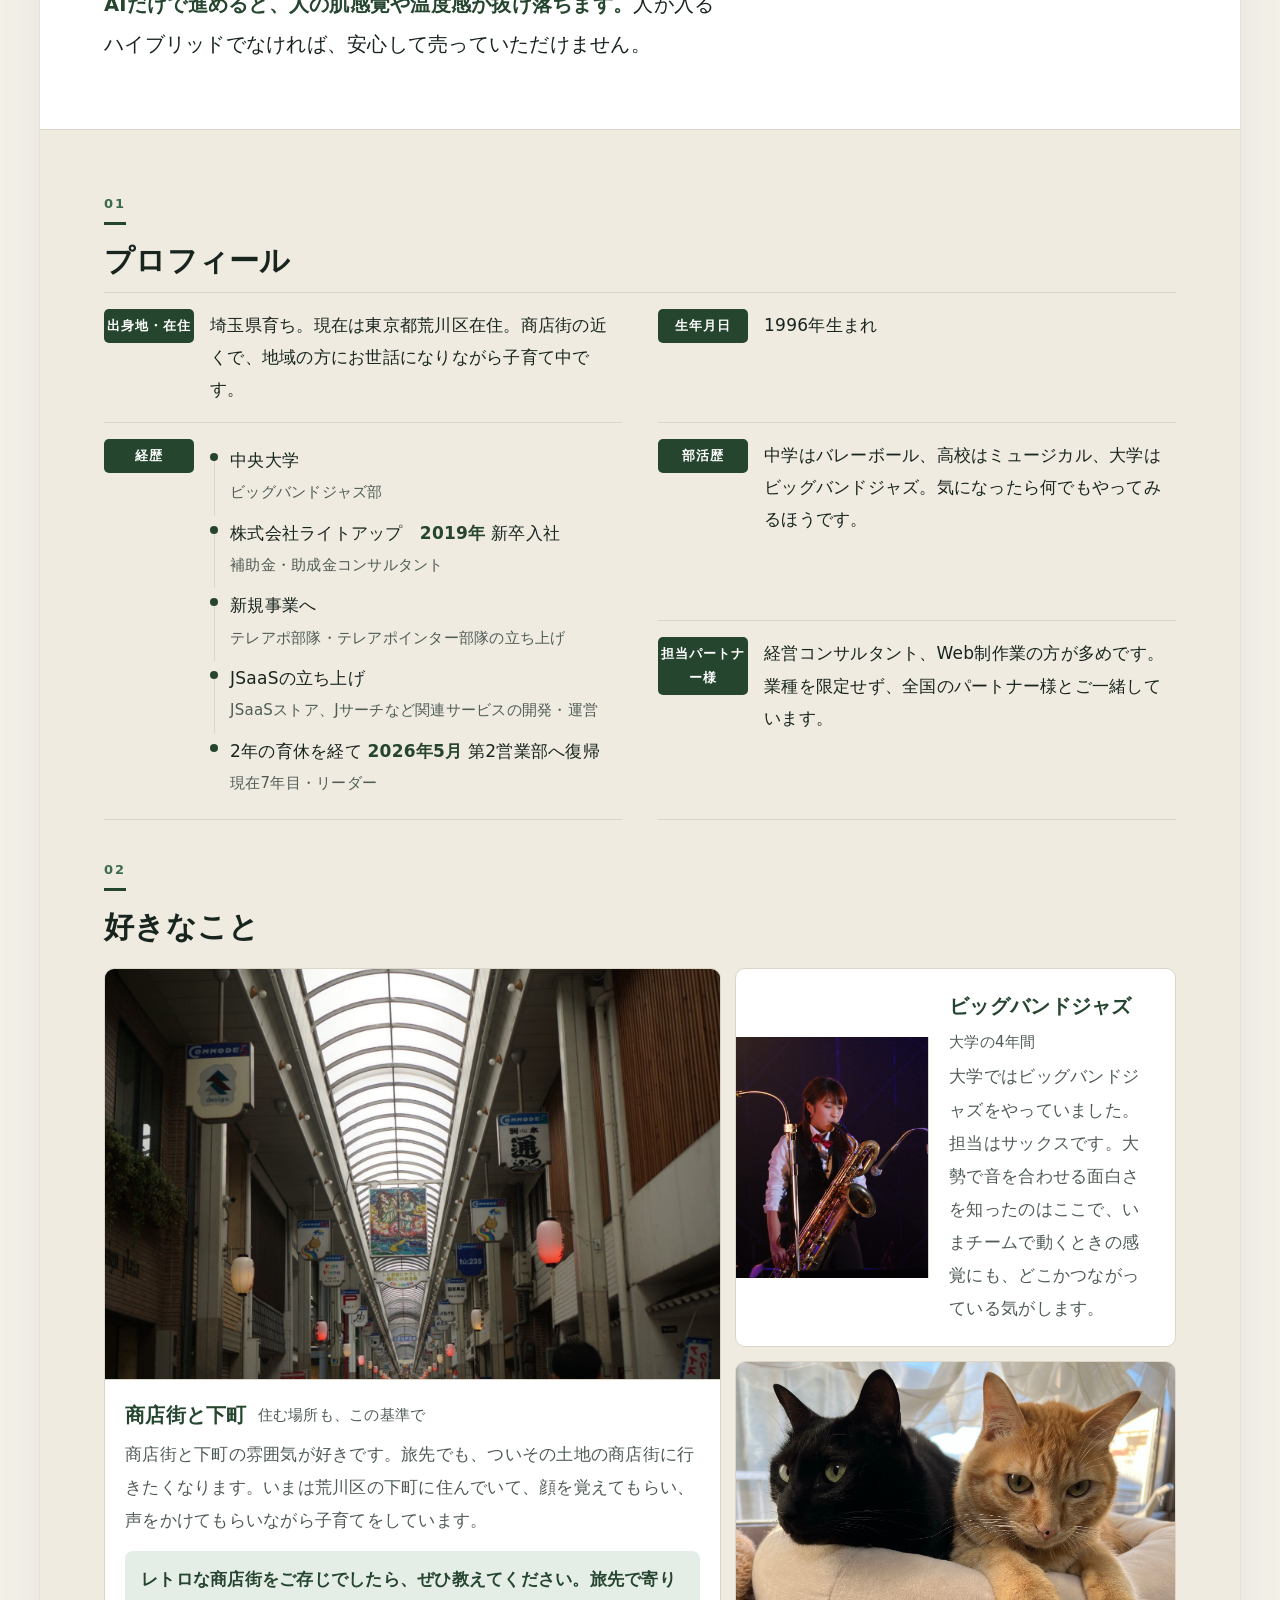
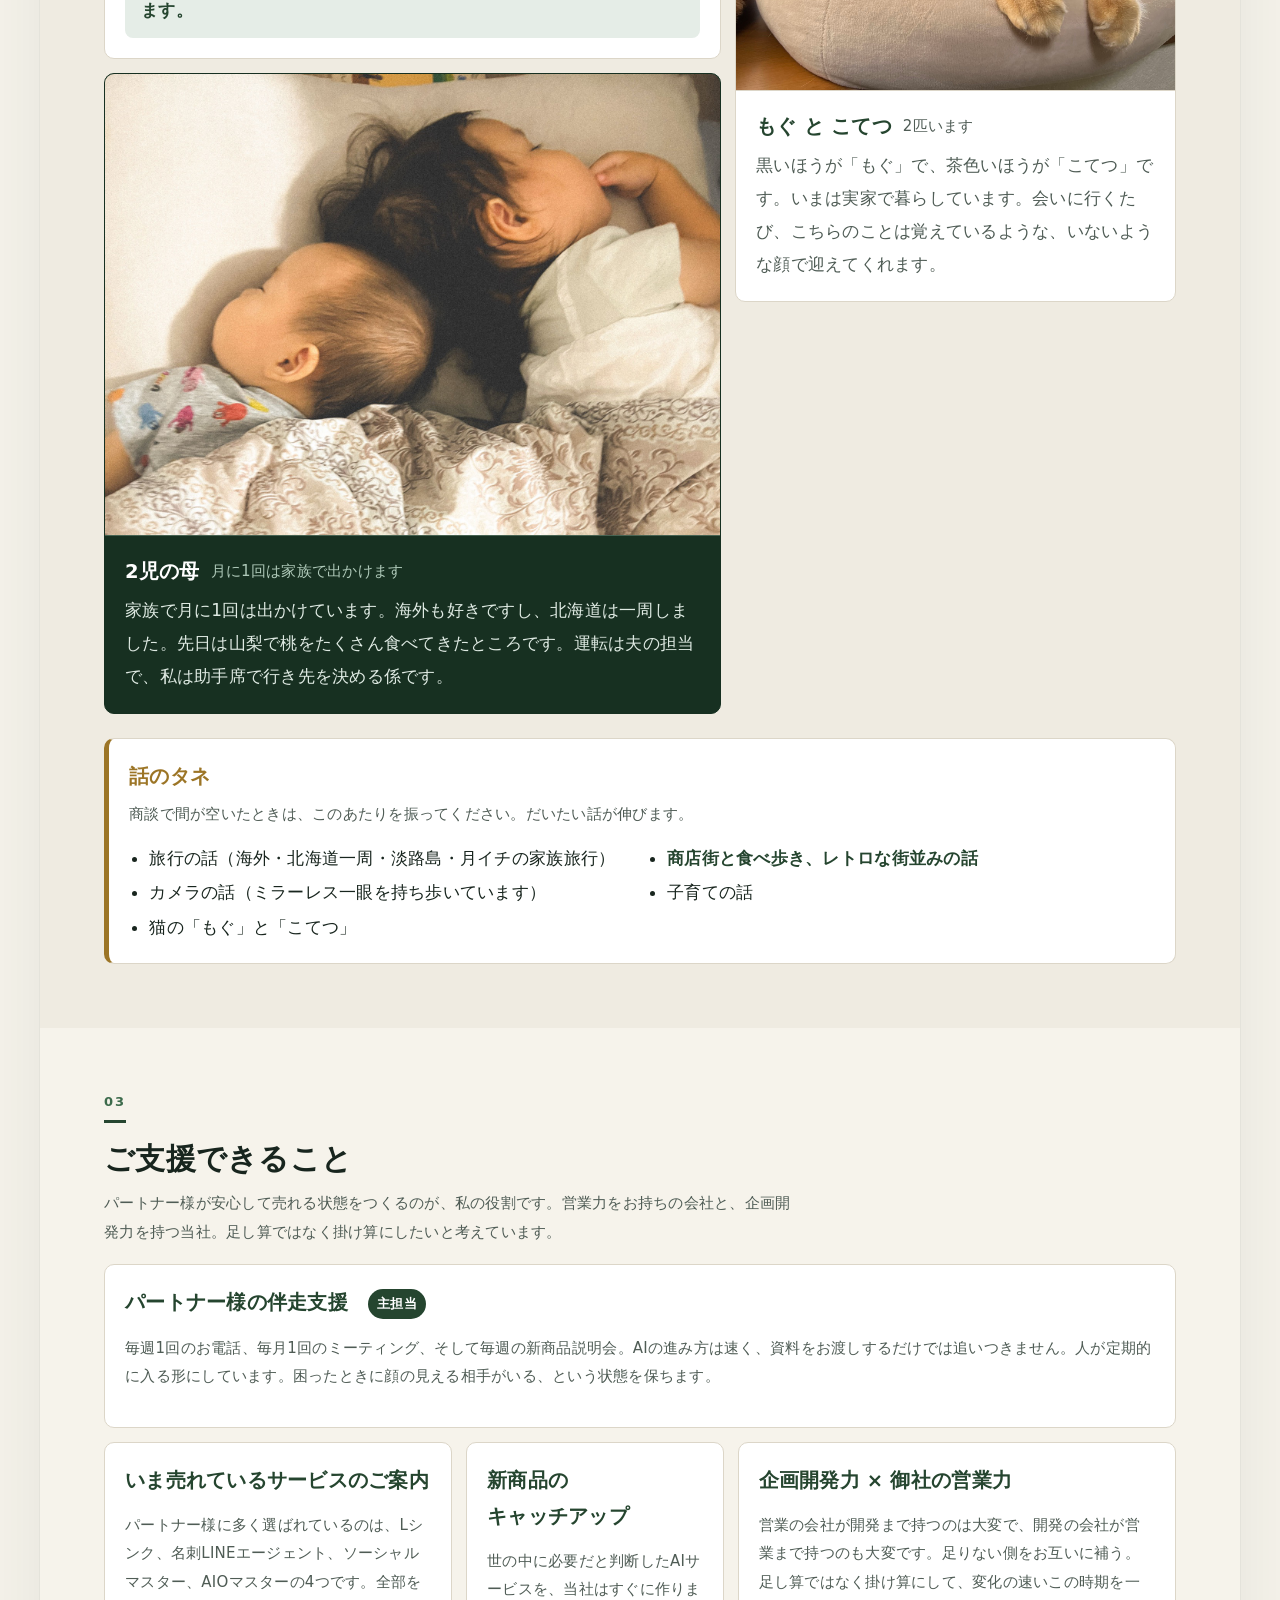
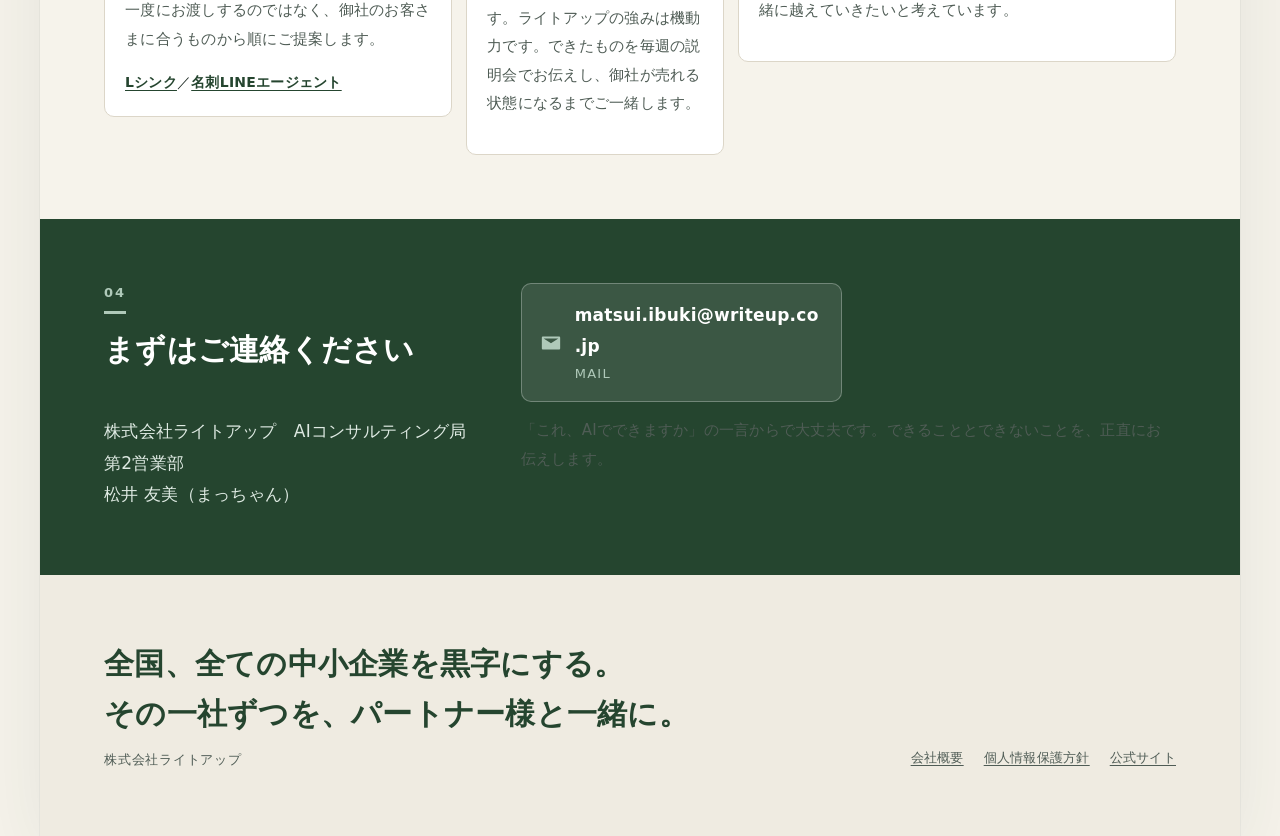
<file: matsui/index.html>
<!DOCTYPE html>
<html lang="ja">
<head>
<meta charset="UTF-8">
<meta name="viewport" content="width=device-width, initial-scale=1">
<title>松井 友美（まっちゃん）｜株式会社ライトアップ 第2営業部</title>
<meta name="description" content="毎週電話して、毎月会う。ライトアップのAI SaaSを販売するパートナー様を支援する、第2営業部リーダー 松井友美のプロフィールです。">
<meta name="robots" content="noindex,nofollow">
<link rel="canonical" href="https://writeup-inc.github.io/members/matsui/">
<link rel="icon" href="data:image/svg+xml,%3Csvg xmlns='http://www.w3.org/2000/svg' viewBox='0 0 64 64'%3E%3Crect width='64' height='64' rx='14' fill='%2325452F'/%3E%3Cpath d='M14 16h36v8H36v26h-8V24H14z' fill='white'/%3E%3C/svg%3E">
<meta property="og:type" content="profile">
<meta property="og:title" content="松井 友美（まっちゃん）｜株式会社ライトアップ 第2営業部">
<meta property="og:description" content="パートナー様と一緒に、日本全国の中小企業へAIを届けています。">
<meta property="og:url" content="https://writeup-inc.github.io/members/matsui/">
<meta property="og:image" content="https://writeup-inc.github.io/members/matsui/profile-assets/main.jpg">
<meta name="theme-color" content="#25452F">
<style>
/* ===== lp-base：改行制御・最小文字サイズ・固定CTAの逃げ（削除しない） ===== */
h1, h2, h3, h4, h5,
.lead, .catch, .hero__title, .hero__catch, .lead__heading, [data-keep-phrase] {
  word-break: auto-phrase;
  line-break: strict;
  overflow-wrap: anywhere;
}
@supports not (word-break: auto-phrase) {
  h1, h2, h3, h4, h5,
  .lead, .catch, .hero__title, .hero__catch, .lead__heading, [data-keep-phrase] { word-break: normal; }
}
.nobr { white-space: nowrap; }
:root { --fs-min: 13px; }
small, .note, figcaption { font-size: var(--fs-min); line-height: 1.75; }
:root { --fixed-cta-h: 68px; }
body { padding-bottom: calc(var(--fixed-cta-h) + env(safe-area-inset-bottom, 0px)); }
*, *::before, *::after { box-sizing: border-box; }
img, svg, video, canvas, iframe { max-width: 100%; height: auto; }
main > *, section > *, .grid > *, .flex > * { min-width: 0; }
pre, table, .scroll-x { overflow-x: auto; max-width: 100%; }
</style>
<link rel="stylesheet" href="../assets/profile.css">
<style>
/* 写真の枠はここでは決めない。比率は profile.css が --ar から組む。
   以前はここで高さを216px固定していたが、どの写真も細長に切られて
   顔のドアップになっていたため撤去した */
.hero--nophoto .hero__inner{ grid-template-columns:1fr; }
@media (min-width:700px){
  .hero--nophoto{ grid-template-columns:1fr; min-height:460px; }
  .hero--nophoto .role, .hero--nophoto .hero__body,
  .hero--nophoto .hero__catch, .hero--nophoto .hero__meta{ grid-column:1; }
}
.card h3 .tag{ display:inline-block; margin-left:9px; padding:3px 9px; border-radius:999px;
  background:var(--green); color:#fff; font-size:13px; font-weight:700; letter-spacing:.04em; vertical-align:middle; }
.card__link{ margin:12px 0 0; font-size:14px; line-height:1.9; }
.card__link a{ color:var(--green); font-weight:700; text-underline-offset:3px; }
.card__link a:hover{ color:var(--gold); }
</style>
</head>
<body>
<div class="wrap">

  <header class="hero" id="hero">
    <div class="hero__top">
      <p class="hero__org">株式会社ライトアップ　<span class="nobr">AIコンサルティング局 第2営業部</span></p>
    </div>
    <p class="role"><span class="nobr">第2営業部 リーダー</span> ／ <span class="nobr">日本を AIまみれ にする担当</span></p>
    <div class="hero__inner">
      <div class="ph photo-frame" data-ph="main.jpg">
        <img class="photo-main" src="profile-assets/main.jpg" width="1600" height="1200" alt="旅先の道で両手を広げる松井友美">
      </div>
      <div class="hero__body">
        <p class="hero__kicker">PARTNER SUCCESS</p>
        <h1 class="hero__title">松井 友美<span class="nick">（まっちゃん）</span></h1>
        <p class="romaji">MATSUI YUMI</p>
      </div>
    </div>
    <p class="hero__catch">AIだけでは、<br>温度感までは届きません。</p>
    <p class="hero__meta">
      <span class="strong">販売パートナー様の伴走支援</span>
      <span>2019年 新卒入社・7年目</span>
      <span>東京都荒川区在住・2児の母</span>
    </p>
  </header>

  <div class="lead-box">
    <p class="lead__eyebrow">MY MISSION</p>
    <h2 class="lead__heading">毎週電話して、毎月会う。<br>AIの会社が、人を使う理由です。</h2>
    <div class="story-grid">
      <div class="story-copy">
        <p class="lead">祖父が防水工事業の社長で、母がその経理。自営業の家庭で育ちました。受注が読めない月のこと、資金繰りの話、人が採れない話。中小企業の経営が抱える大変さを、外からではなく家の中から見てきました。</p>
        <p class="lead">就職活動で出会ったのが、ライトアップの「全国、全ての中小企業を黒字にする。」というビジョンです。自分がずっと見てきたものと、まっすぐ重なりました。2019年に新卒入社し、補助金・助成金のコンサルタント、テレアポ部隊の立ち上げ、JSaaSの立ち上げと運営を担当しています。</p>
        <p class="lead">2年の育休を経て2026年5月に復帰したら、AIは日常に溶け込み、ビジネスで使うことが前提の時代になっていました。大きな変化の渦の真ん中に、いきなり戻ってきた感覚です。いまは何をするときも、まず「これはAIでできないか」から考えます。</p>
        <p class="lead">担当しているのは、ライトアップのAI SaaSを販売してくださるパートナー様の支援です。毎週1回のお電話、毎月1回のミーティング、そして毎週オンラインで開く新商品の説明会。<b class="q">AIだけで進めると、人の肌感覚や温度感が抜け落ちます。</b>人が入るハイブリッドでなければ、安心して売っていただけません。</p>
      </div>
      <aside class="mission-card" aria-label="松井 友美の担当領域">
        <p class="mission-card__label">MISSION</p>
        <p class="mission-card__text">パートナー様が安心してAIを売れる状態まで、人が入って伴走します。渡して終わりにはしません。</p>
        <dl class="story-facts">
          <div><dt>毎週</dt><dd>お電話</dd></div>
          <div><dt>毎月</dt><dd>ミーティング</dd></div>
          <div><dt>毎週</dt><dd>新商品の説明会</dd></div>
        </dl>
        <blockquote class="quote">
          <p class="quote__label">口癖</p>
          <p class="quote__text">「ぜひ一緒に実現させましょう」</p>
        </blockquote>
      </aside>
    </div>
  </div>

  <section class="person">
    <h2 class="sec-title">プロフィール</h2>
    <dl class="dl">
      <div><dt>出身地・在住</dt><dd>埼玉県育ち。現在は東京都荒川区在住。商店街の近くで、地域の方にお世話になりながら子育て中です。</dd></div>
      <div><dt>生年月日</dt><dd>1996年生まれ</dd></div>
      <div><dt>経歴</dt><dd>
        <ol class="career">
          <li>中央大学<span>ビッグバンドジャズ部</span></li>
          <li>株式会社ライトアップ　<b>2019年</b> 新卒入社<span>補助金・助成金コンサルタント</span></li>
          <li>新規事業へ<span>テレアポ部隊・テレアポインター部隊の立ち上げ</span></li>
          <li>JSaaSの立ち上げ<span>JSaaSストア、Jサーチなど関連サービスの開発・運営</span></li>
          <li>2年の育休を経て <b>2026年5月</b> 第2営業部へ復帰<span>現在7年目・リーダー</span></li>
        </ol>
      </dd></div>
      <div><dt>部活歴</dt><dd>中学はバレーボール、高校はミュージカル、大学はビッグバンドジャズ。気になったら何でもやってみるほうです。</dd></div>
      <div><dt>担当パートナー様</dt><dd>経営コンサルタント、Web制作業の方が多めです。業種を限定せず、全国のパートナー様とご一緒しています。</dd></div>
    </dl>

    <h2 class="sec-title sec-likes" style="margin-top:40px">好きなこと</h2>
    <div class="likes">
      <div class="likes__column">
        <div class="like like--wide">
          <div class="like__visual is-photo" style="--ar:1600/1069">
            <img src="profile-assets/machi.jpg" width="1600" height="1069" decoding="async" alt="アーケードのある商店街">
          </div>
          <div class="like__text">
            <h3>
              商店街と下町 <em>住む場所も、この基準で</em>
            </h3>
            <p>商店街と下町の雰囲気が好きです。旅先でも、ついその土地の商店街に行きたくなります。いまは荒川区の下町に住んでいて、顔を覚えてもらい、声をかけてもらいながら子育てをしています。</p>
          <span class="ask">レトロな商店街をご存じでしたら、ぜひ教えてください。旅先で寄ります。</span>
          </div>
        </div>
        <div class="like like--home like--wide">
          <div class="like__visual is-photo" style="--ar:1600/1200">
            <img src="profile-assets/kids.jpg" width="1600" height="1200" decoding="async" alt="並んで眠る2人の子ども">
          </div>
          <div class="like__text">
            <h3>
              2児の母 <em>月に1回は家族で出かけます</em>
            </h3>
            <p>家族で月に1回は出かけています。海外も好きですし、北海道は一周しました。先日は山梨で桃をたくさん食べてきたところです。運転は夫の担当で、私は助手席で行き先を決める係です。</p>
          </div>
        </div>
      </div>
      <div class="likes__column">
        <div class="like like--tall">
          <div class="like__visual is-photo" style="--ar:1282/1600">
            <img src="profile-assets/jazz.jpg" width="1282" height="1600" decoding="async" alt="ステージでバリトンサックスを演奏する松井友美">
          </div>
          <div class="like__text">
            <h3>
              ビッグバンドジャズ <em>大学の4年間</em>
            </h3>
            <p>大学ではビッグバンドジャズをやっていました。担当はサックスです。大勢で音を合わせる面白さを知ったのはここで、いまチームで動くときの感覚にも、どこかつながっている気がします。</p>
          </div>
        </div>
        <div class="like like--wide">
          <div class="like__visual is-photo" style="--ar:1600/1200">
            <img src="profile-assets/cat.jpg" width="1600" height="1200" decoding="async" alt="クッションの上に並ぶ黒猫と茶トラ猫">
          </div>
          <div class="like__text">
            <h3>
              もぐ と こてつ <em>2匹います</em>
            </h3>
            <p>黒いほうが「もぐ」で、茶色いほうが「こてつ」です。いまは実家で暮らしています。会いに行くたび、こちらのことは覚えているような、いないような顔で迎えてくれます。</p>
          </div>
        </div>
      </div>
    </div>

    <div class="seeds">
      <h3>話のタネ</h3>
      <p class="sec-sub">商談で間が空いたときは、このあたりを振ってください。だいたい話が伸びます。</p>
      <ul>
        <li>旅行の話（海外・北海道一周・淡路島・月イチの家族旅行）</li>
        <li><b>商店街と食べ歩き、レトロな街並みの話</b></li>
        <li>カメラの話（ミラーレス一眼を持ち歩いています）</li>
        <li>子育ての話</li>
        <li>猫の「もぐ」と「こてつ」</li>
      </ul>
    </div>
  </section>

  <section>
    <h2 class="sec-title">ご支援できること</h2>
    <p class="sec-sub">パートナー様が安心して売れる状態をつくるのが、私の役割です。営業力をお持ちの会社と、企画開発力を持つ当社。足し算ではなく掛け算にしたいと考えています。</p>
    <div class="cards">
      <div class="card">
        <h3>パートナー様の伴走支援<span class="tag">主担当</span></h3>
        <p class="card__note">毎週1回のお電話、毎月1回のミーティング、そして毎週の新商品説明会。AIの進み方は速く、資料をお渡しするだけでは追いつきません。人が定期的に入る形にしています。困ったときに顔の見える相手がいる、という状態を保ちます。</p>
      </div>
      <div class="card">
        <h3>いま売れているサービスのご案内</h3>
        <p class="card__note">パートナー様に多く選ばれているのは、Lシンク、名刺LINEエージェント、ソーシャルマスター、AIOマスターの4つです。全部を一度にお渡しするのではなく、御社のお客さまに合うものから順にご提案します。</p>
        <p class="card__link"><a href="https://lsync.figma.site/">Lシンク</a>／<a href="https://meishi-line.figma.site/">名刺LINEエージェント</a></p>
      </div>
      <div class="card">
        <h3>新商品のキャッチアップ</h3>
        <p class="card__note">世の中に必要だと判断したAIサービスを、当社はすぐに作ります。ライトアップの強みは機動力です。できたものを毎週の説明会でお伝えし、御社が売れる状態になるまでご一緒します。</p>
      </div>
      <div class="card">
        <h3>企画開発力 × 御社の営業力</h3>
        <p class="card__note">営業の会社が開発まで持つのは大変で、開発の会社が営業まで持つのも大変です。足りない側をお互いに補う。足し算ではなく掛け算にして、変化の速いこの時期を一緒に越えていきたいと考えています。</p>
      </div>
    </div>
  </section>

  <section class="contact">
    <h2 class="sec-title">まずはご連絡ください</h2>
    <p class="sec-sub">「これ、AIでできますか」の一言からで大丈夫です。できることとできないことを、正直にお伝えします。</p>
    <p class="contact__org">株式会社ライトアップ　AIコンサルティング局 第2営業部<br>松井 友美（まっちゃん）</p>
    <div class="contact__list">
      <a href="mailto:matsui.ibuki@writeup.co.jp">
        <svg viewBox="0 0 24 24" aria-hidden="true"><path d="M3 5h18c.6 0 1 .4 1 1v12c0 .6-.4 1-1 1H3c-.6 0-1-.4-1-1V6c0-.6.4-1 1-1zm9 7.2L20 7H4l8 5.2z"/></svg>
        <span>matsui.ibuki@writeup.co.jp<small>MAIL</small></span>
      </a>
    </div>
  </section>

  <div class="foot">
    <p>全国、全ての中小企業を黒字にする。<br>その一社ずつを、パートナー様と一緒に。</p>
    <small>株式会社ライトアップ</small>
    <ul class="foot__links">
      <li><a href="https://www.writeup.co.jp/company/company.html">会社概要</a></li>
      <li><a href="https://www.writeup.co.jp/privacy/">個人情報保護方針</a></li>
      <li><a href="https://www.writeup.co.jp/">公式サイト</a></li>
    </ul>
  </div>
</div>

<nav class="cta" id="cta" aria-label="問い合わせ" aria-hidden="true" inert>
  <a href="mailto:matsui.ibuki@writeup.co.jp">メールする</a>
</nav>

<script>
document.querySelectorAll('.ph > img').forEach(function (img) {
  var mark = function () { img.parentNode.classList.add('is-loaded'); };
  if (img.complete && img.naturalWidth > 0) { mark(); }
  img.addEventListener('load', function () { if (img.naturalWidth > 0) mark(); });
  img.addEventListener('error', function () { img.style.visibility = 'hidden'; });
});
(function () {
  var hero = document.getElementById('hero');
  var cta = document.getElementById('cta');
  var contact = document.querySelector('.contact');
  if (!hero || !cta || !contact) { return; }
  if (!('IntersectionObserver' in window)) {
    cta.classList.add('is-on'); cta.removeAttribute('inert');
    cta.setAttribute('aria-hidden', 'false'); return;
  }
  var visible = { hero: true, contact: false };
  var update = function () {
    var show = !visible.hero && !visible.contact;
    cta.classList.toggle('is-on', show);
    cta.toggleAttribute('inert', !show);
    cta.setAttribute('aria-hidden', show ? 'false' : 'true');
  };
  var observer = new IntersectionObserver(function (es) {
    es.forEach(function (entry) {
      visible[entry.target === hero ? 'hero' : 'contact'] = entry.isIntersecting;
    });
    update();
  }, { threshold: 0 });
  observer.observe(hero); observer.observe(contact);
})();
</script>
</body>
</html>
</file>
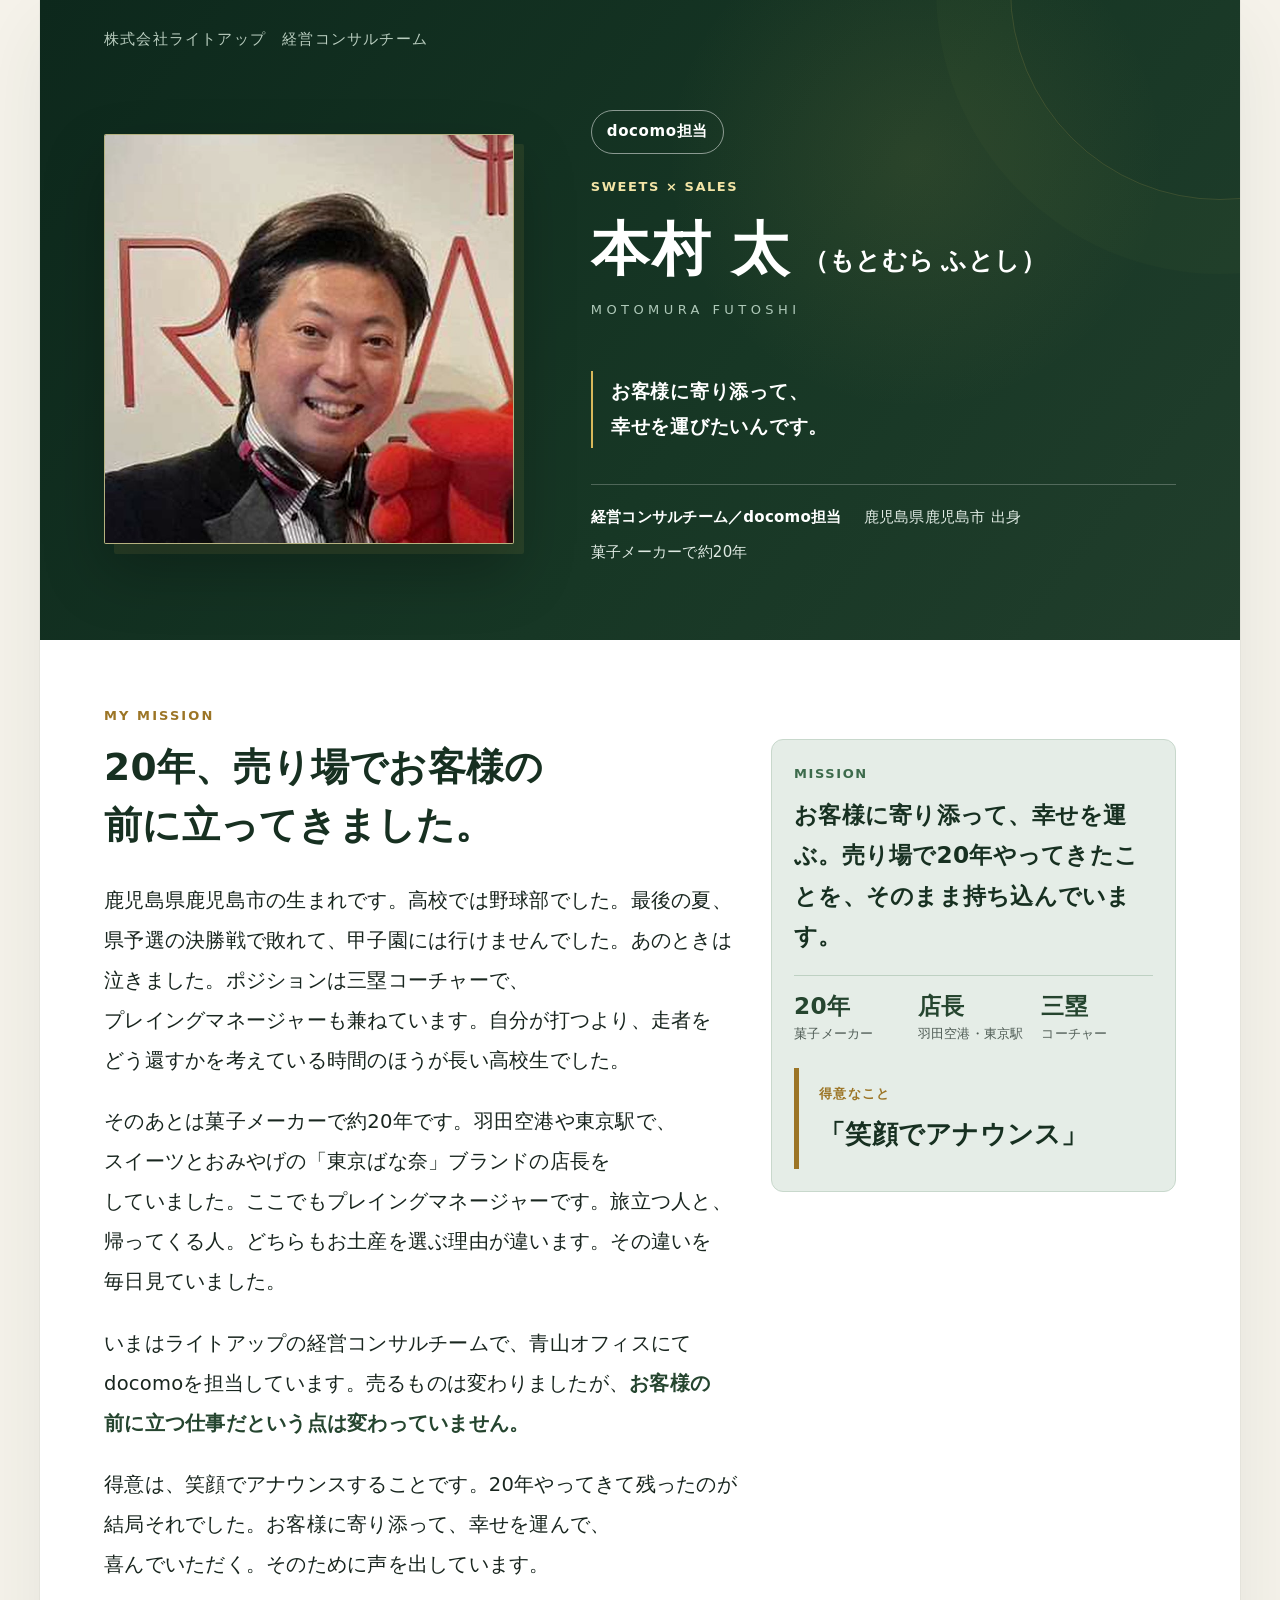
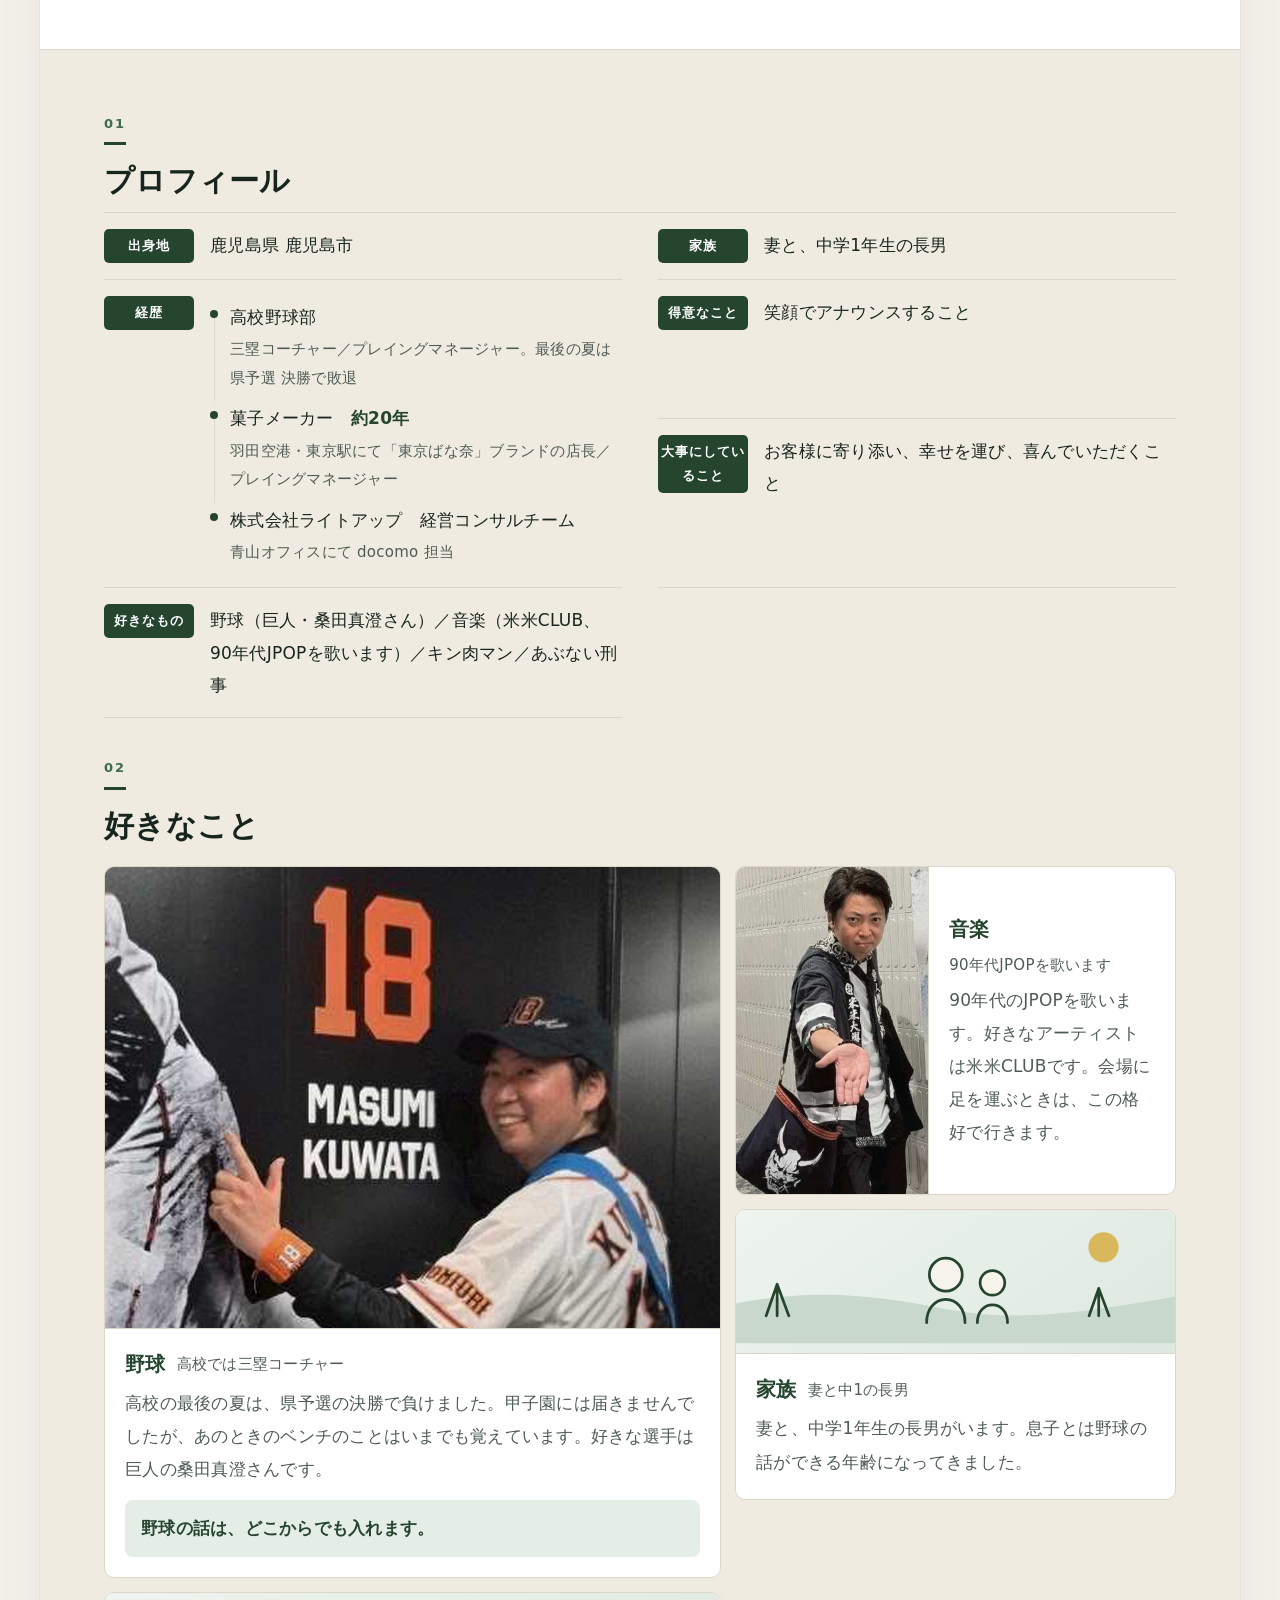
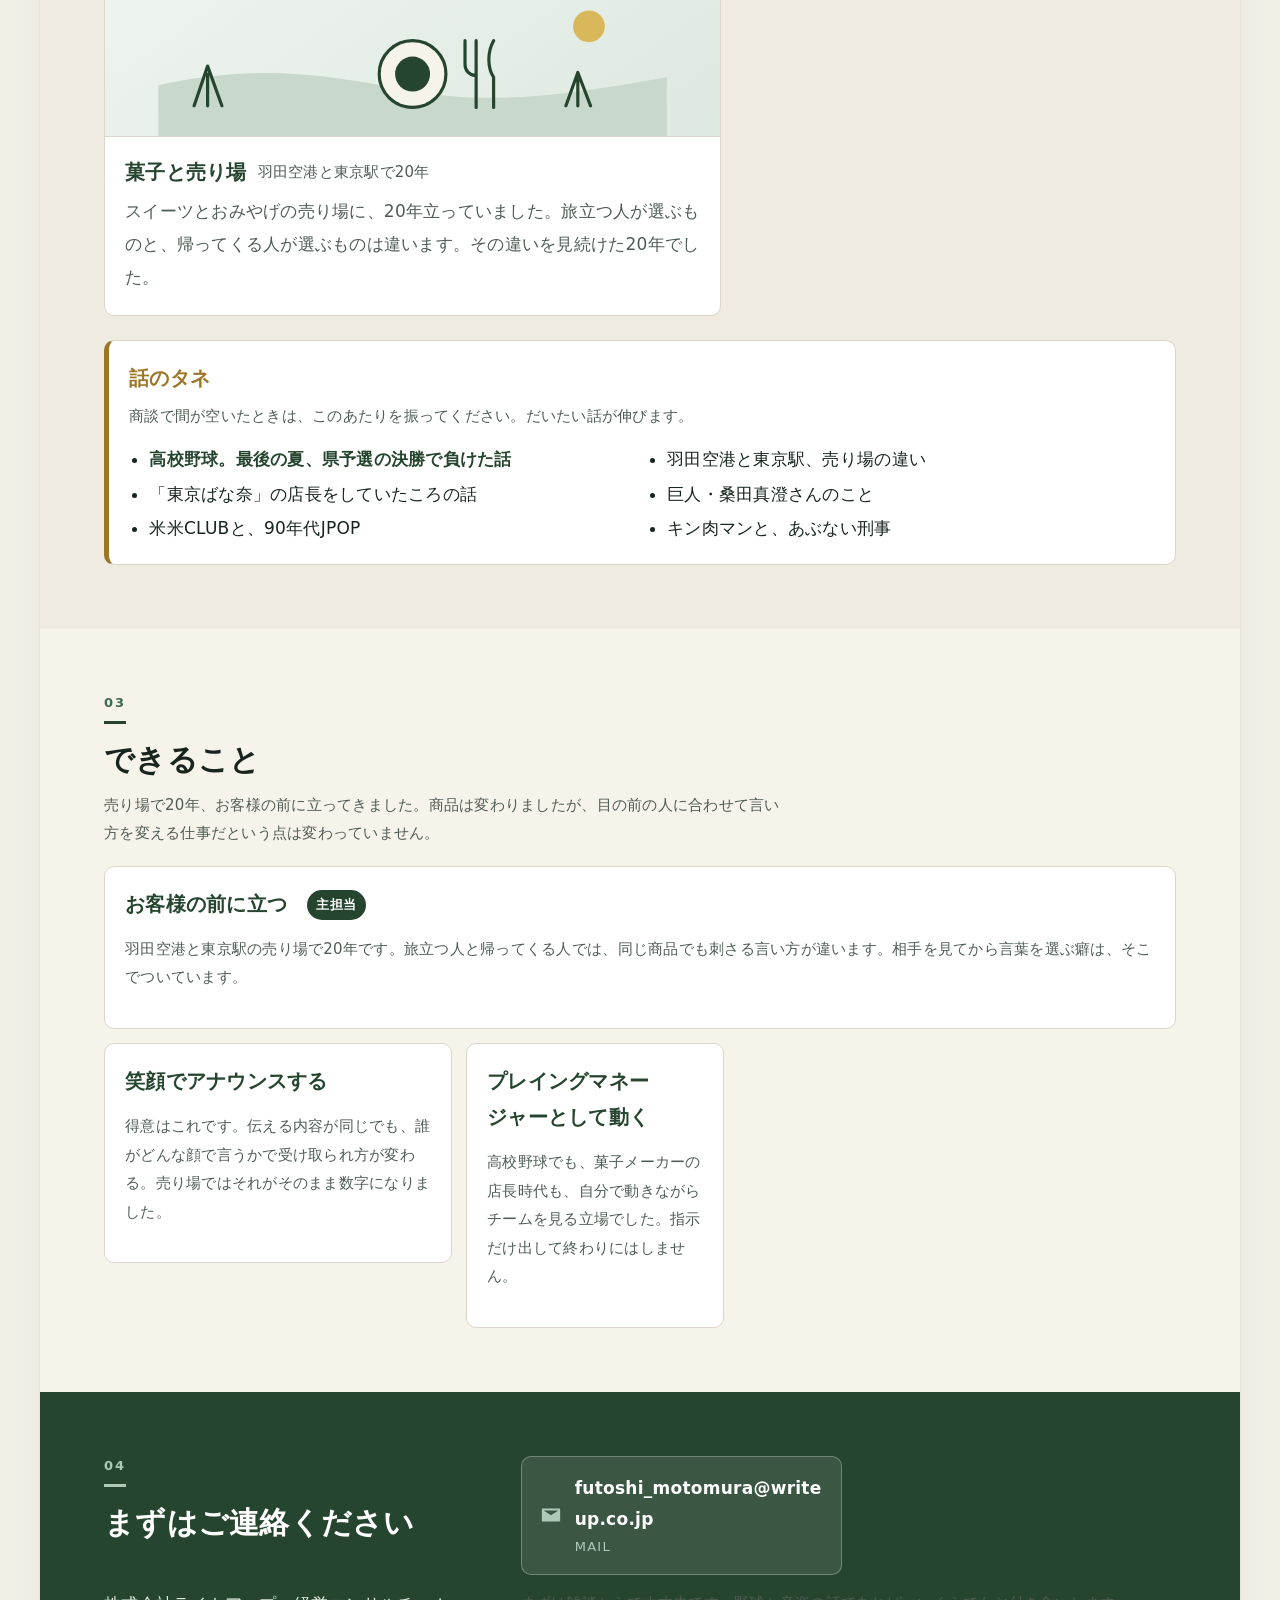
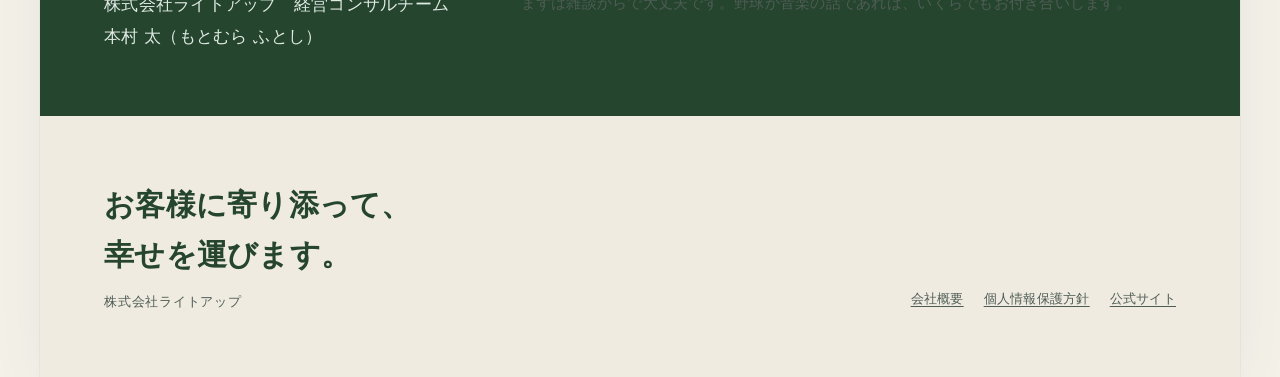
<file: motomura/index.html>
<!DOCTYPE html>
<html lang="ja">
<head>
<meta charset="UTF-8">
<meta name="viewport" content="width=device-width, initial-scale=1">
<title>本村 太（もとむら ふとし）｜株式会社ライトアップ 経営コンサルチーム</title>
<meta name="description" content="菓子メーカーで約20年、羽田空港と東京駅で売り場に立ってきました。経営コンサルチーム docomo担当 本村太のプロフィールです。">
<meta name="robots" content="noindex,nofollow">
<link rel="canonical" href="https://writeup-inc.github.io/members/motomura/">
<link rel="icon" href="data:image/svg+xml,%3Csvg xmlns='http://www.w3.org/2000/svg' viewBox='0 0 64 64'%3E%3Crect width='64' height='64' rx='14' fill='%2325452F'/%3E%3Cpath d='M14 16h36v8H36v26h-8V24H14z' fill='white'/%3E%3C/svg%3E">
<meta property="og:type" content="profile">
<meta property="og:title" content="本村 太（もとむら ふとし）｜株式会社ライトアップ 経営コンサルチーム">
<meta property="og:description" content="20年、売り場でお客様の前に立ってきました。得意は笑顔でアナウンスすることです。">
<meta property="og:url" content="https://writeup-inc.github.io/members/motomura/">
<meta property="og:image" content="https://writeup-inc.github.io/members/motomura/profile-assets/main.jpg">
<meta name="theme-color" content="#25452F">
<style>
/* ===== lp-base：改行制御・最小文字サイズ・固定CTAの逃げ（削除しない） ===== */
h1, h2, h3, h4, h5,
.lead, .catch, .hero__title, .hero__catch, .lead__heading, [data-keep-phrase] {
  word-break: auto-phrase;
  line-break: strict;
  overflow-wrap: anywhere;
}
@supports not (word-break: auto-phrase) {
  h1, h2, h3, h4, h5,
  .lead, .catch, .hero__title, .hero__catch, .lead__heading, [data-keep-phrase] { word-break: normal; }
}
.nobr { white-space: nowrap; }
:root { --fs-min: 13px; }
small, .note, figcaption { font-size: var(--fs-min); line-height: 1.75; }
:root { --fixed-cta-h: 68px; }
body { padding-bottom: calc(var(--fixed-cta-h) + env(safe-area-inset-bottom, 0px)); }
*, *::before, *::after { box-sizing: border-box; }
img, svg, video, canvas, iframe { max-width: 100%; height: auto; }
main > *, section > *, .grid > *, .flex > * { min-width: 0; }
pre, table, .scroll-x { overflow-x: auto; max-width: 100%; }
</style>
<link rel="stylesheet" href="../assets/profile.css">
<style>
/* 写真の枠はここでは決めない。比率は profile.css が --ar から組む。
   以前はここで高さを216px固定していたが、どの写真も細長に切られて
   顔のドアップになっていたため撤去した */
.hero--nophoto .hero__inner{ grid-template-columns:1fr; }
@media (min-width:700px){
  .hero--nophoto{ grid-template-columns:1fr; min-height:460px; }
  .hero--nophoto .role, .hero--nophoto .hero__body,
  .hero--nophoto .hero__catch, .hero--nophoto .hero__meta{ grid-column:1; }
}
.card h3 .tag{ display:inline-block; margin-left:9px; padding:3px 9px; border-radius:999px;
  background:var(--green); color:#fff; font-size:13px; font-weight:700; letter-spacing:.04em; vertical-align:middle; }
.card__link{ margin:12px 0 0; font-size:14px; line-height:1.9; }
.card__link a{ color:var(--green); font-weight:700; text-underline-offset:3px; }
.card__link a:hover{ color:var(--gold); }
</style>
</head>
<body>
<div class="wrap">

  <header class="hero" id="hero">
    <div class="hero__top">
      <p class="hero__org">株式会社ライトアップ　<span class="nobr">経営コンサルチーム</span></p>
    </div>
    <p class="role"><span class="nobr">docomo担当</span></p>
    <div class="hero__inner">
      <div class="ph photo-frame" data-ph="main.jpg">
        <img class="photo-main" src="profile-assets/main.jpg" width="800" height="800" alt="笑顔でこちらを向く本村太">
      </div>
      <div class="hero__body">
        <p class="hero__kicker">SWEETS × SALES</p>
        <h1 class="hero__title">本村 太<span class="nick">（もとむら ふとし）</span></h1>
        <p class="romaji">MOTOMURA FUTOSHI</p>
      </div>
    </div>
    <p class="hero__catch">お客様に寄り添って、<br>幸せを運びたいんです。</p>
    <p class="hero__meta">
      <span class="strong">経営コンサルチーム／docomo担当</span>
      <span>鹿児島県鹿児島市 出身</span>
      <span>菓子メーカーで約20年</span>
    </p>
  </header>

  <div class="lead-box">
    <p class="lead__eyebrow">MY MISSION</p>
    <h2 class="lead__heading">20年、売り場でお客様の<br>前に立ってきました。</h2>
    <div class="story-grid">
      <div class="story-copy">
        <p class="lead">鹿児島県鹿児島市の生まれです。高校では野球部でした。最後の夏、県予選の決勝戦で敗れて、甲子園には行けませんでした。あのときは泣きました。ポジションは三塁コーチャーで、プレイングマネージャーも兼ねています。自分が打つより、走者をどう還すかを考えている時間のほうが長い高校生でした。</p>
        <p class="lead">そのあとは菓子メーカーで約20年です。羽田空港や東京駅で、スイーツとおみやげの「東京ばな奈」ブランドの店長をしていました。ここでもプレイングマネージャーです。旅立つ人と、帰ってくる人。どちらもお土産を選ぶ理由が違います。その違いを毎日見ていました。</p>
        <p class="lead">いまはライトアップの経営コンサルチームで、青山オフィスにてdocomoを担当しています。売るものは変わりましたが、<b class="q">お客様の前に立つ仕事だという点は変わっていません。</b></p>
        <p class="lead">得意は、笑顔でアナウンスすることです。20年やってきて残ったのが結局それでした。お客様に寄り添って、幸せを運んで、喜んでいただく。そのために声を出しています。</p>
      </div>
      <aside class="mission-card" aria-label="本村 太の担当領域">
        <p class="mission-card__label">MISSION</p>
        <p class="mission-card__text">お客様に寄り添って、幸せを運ぶ。売り場で20年やってきたことを、そのまま持ち込んでいます。</p>
        <dl class="story-facts">
          <div><dt>20年</dt><dd>菓子メーカー</dd></div>
          <div><dt>店長</dt><dd>羽田空港・東京駅</dd></div>
          <div><dt>三塁</dt><dd>コーチャー</dd></div>
        </dl>
        <blockquote class="quote">
          <p class="quote__label">得意なこと</p>
          <p class="quote__text">「笑顔でアナウンス」</p>
        </blockquote>
      </aside>
    </div>
  </div>

  <section class="person">
    <h2 class="sec-title">プロフィール</h2>
    <dl class="dl">
      <div><dt>出身地</dt><dd>鹿児島県 鹿児島市</dd></div>
      <div><dt>家族</dt><dd>妻と、中学1年生の長男</dd></div>
      <div><dt>経歴</dt><dd>
        <ol class="career">
          <li>高校野球部　<span>三塁コーチャー／プレイングマネージャー。最後の夏は県予選 決勝で敗退</span></li>
          <li>菓子メーカー　<b>約20年</b><span>羽田空港・東京駅にて「東京ばな奈」ブランドの店長／プレイングマネージャー</span></li>
          <li>株式会社ライトアップ　経営コンサルチーム<span>青山オフィスにて docomo 担当</span></li>
        </ol>
      </dd></div>
      <div><dt>得意なこと</dt><dd>笑顔でアナウンスすること</dd></div>
      <div><dt>大事にしていること</dt><dd>お客様に寄り添い、幸せを運び、喜んでいただくこと</dd></div>
      <div><dt>好きなもの</dt><dd>野球（巨人・桑田真澄さん）／音楽（米米CLUB、90年代JPOPを歌います）／キン肉マン／あぶない刑事</dd></div>
    </dl>

    <h2 class="sec-title sec-likes" style="margin-top:40px">好きなこと</h2>
    <div class="likes">
      <div class="likes__column">
        <div class="like like--wide">
          <div class="like__visual is-photo" style="--ar:1200/901">
            <img src="profile-assets/baseball.jpg" width="1200" height="901" decoding="async" alt="球場でユニフォーム姿の本村太">
          </div>
          <div class="like__text">
            <h3>
              野球 <em>高校では三塁コーチャー</em>
            </h3>
            <p>高校の最後の夏は、県予選の決勝で負けました。甲子園には届きませんでしたが、あのときのベンチのことはいまでも覚えています。好きな選手は巨人の桑田真澄さんです。</p>
          <span class="ask">野球の話は、どこからでも入れます。</span>
          </div>
        </div>
        <div class="like">
          <div class="like__visual" aria-hidden="true">
            <svg viewBox="0 0 640 180"><circle class="gold" cx="542" cy="42" r="20"/>
<path class="soft" d="M0 116c126-28 216-12 312 6 100 19 188 9 328-16v74H0z"/>
<g transform="translate(250 40)"><circle class="paper" cx="70" cy="62" r="42"/><circle class="line" cx="70" cy="62" r="42"/>
<circle class="deep" cx="70" cy="62" r="22"/><path class="line" d="M150 20v84m-14-84v30c0 8 6 14 14 14"/>
<path class="line" d="M172 20c-8 14-8 34 0 46v38"/></g>
<path class="line" d="M62 142v-40m-17 40 17-50 18 50m448 0v-34m-15 34 15-42 16 42"/></svg>
          </div>
          <div class="like__text">
            <h3>
              菓子と売り場 <em>羽田空港と東京駅で20年</em>
            </h3>
            <p>スイーツとおみやげの売り場に、20年立っていました。旅立つ人が選ぶものと、帰ってくる人が選ぶものは違います。その違いを見続けた20年でした。</p>
          </div>
        </div>
      </div>
      <div class="likes__column">
        <div class="like like--tall">
          <div class="like__visual is-photo" style="--ar:590/1000">
            <img src="profile-assets/stage.jpg" width="590" height="1000" decoding="async" alt="法被姿の本村太">
          </div>
          <div class="like__text">
            <h3>
              音楽 <em>90年代JPOPを歌います</em>
            </h3>
            <p>90年代のJPOPを歌います。好きなアーティストは米米CLUBです。会場に足を運ぶときは、この格好で行きます。</p>
          </div>
        </div>
        <div class="like">
          <div class="like__visual" aria-hidden="true">
            <svg viewBox="0 0 640 180"><circle class="gold" cx="536" cy="40" r="22"/>
<path class="soft" d="M0 122c122-24 212-10 306 8 102 19 190 8 334-18v68H0z"/>
<g transform="translate(256 34)"><circle class="paper" cx="50" cy="46" r="24"/><circle class="line" cx="50" cy="46" r="24"/>
<path class="line" d="M22 116c0-20 12-34 28-34s28 14 28 34"/>
<circle class="paper" cx="118" cy="58" r="18"/><circle class="line" cx="118" cy="58" r="18"/>
<path class="line" d="M96 116c0-16 10-26 22-26s22 10 22 26"/></g>
<path class="line" d="M60 140V102m-16 38 16-46 17 46m452 0v-32m-14 32 14-40 15 40"/></svg>
          </div>
          <div class="like__text">
            <h3>
              家族 <em>妻と中1の長男</em>
            </h3>
            <p>妻と、中学1年生の長男がいます。息子とは野球の話ができる年齢になってきました。</p>
          </div>
        </div>
      </div>
    </div>

    <div class="seeds">
      <h3>話のタネ</h3>
      <p class="sec-sub">商談で間が空いたときは、このあたりを振ってください。だいたい話が伸びます。</p>
      <ul>
        <li><b>高校野球。最後の夏、県予選の決勝で負けた話</b></li>
        <li>羽田空港と東京駅、売り場の違い</li>
        <li>「東京ばな奈」の店長をしていたころの話</li>
        <li>巨人・桑田真澄さんのこと</li>
        <li>米米CLUBと、90年代JPOP</li>
        <li>キン肉マンと、あぶない刑事</li>
      </ul>
    </div>
  </section>

  <section>
    <h2 class="sec-title">できること</h2>
    <p class="sec-sub">売り場で20年、お客様の前に立ってきました。商品は変わりましたが、目の前の人に合わせて言い方を変える仕事だという点は変わっていません。</p>
    <div class="cards">
      <div class="card">
        <h3>お客様の前に立つ<span class="tag">主担当</span></h3>
        <p class="card__note">羽田空港と東京駅の売り場で20年です。旅立つ人と帰ってくる人では、同じ商品でも刺さる言い方が違います。相手を見てから言葉を選ぶ癖は、そこでついています。</p>
      </div>
      <div class="card">
        <h3>笑顔でアナウンスする</h3>
        <p class="card__note">得意はこれです。伝える内容が同じでも、誰がどんな顔で言うかで受け取られ方が変わる。売り場ではそれがそのまま数字になりました。</p>
      </div>
      <div class="card">
        <h3>プレイングマネージャーとして動く</h3>
        <p class="card__note">高校野球でも、菓子メーカーの店長時代も、自分で動きながらチームを見る立場でした。指示だけ出して終わりにはしません。</p>
      </div>
    </div>
  </section>

  <section class="contact">
    <h2 class="sec-title">まずはご連絡ください</h2>
    <p class="sec-sub">まずは雑談からで大丈夫です。野球か音楽の話であれば、いくらでもお付き合いします。</p>
    <p class="contact__org">株式会社ライトアップ　経営コンサルチーム<br>本村 太（もとむら ふとし）</p>
    <div class="contact__list">
      <a href="mailto:futoshi_motomura@writeup.co.jp">
        <svg viewBox="0 0 24 24" aria-hidden="true"><path d="M3 5h18c.6 0 1 .4 1 1v12c0 .6-.4 1-1 1H3c-.6 0-1-.4-1-1V6c0-.6.4-1 1-1zm9 7.2L20 7H4l8 5.2z"/></svg>
        <span>futoshi_motomura@writeup.co.jp<small>MAIL</small></span>
      </a>
    </div>
  </section>

  <div class="foot">
    <p>お客様に寄り添って、<br>幸せを運びます。</p>
    <small>株式会社ライトアップ</small>
    <ul class="foot__links">
      <li><a href="https://www.writeup.co.jp/company/company.html">会社概要</a></li>
      <li><a href="https://www.writeup.co.jp/privacy/">個人情報保護方針</a></li>
      <li><a href="https://www.writeup.co.jp/">公式サイト</a></li>
    </ul>
  </div>
</div>

<nav class="cta" id="cta" aria-label="問い合わせ" aria-hidden="true" inert>
  <a href="mailto:futoshi_motomura@writeup.co.jp">メールする</a>
</nav>

<script>
document.querySelectorAll('.ph > img').forEach(function (img) {
  var mark = function () { img.parentNode.classList.add('is-loaded'); };
  if (img.complete && img.naturalWidth > 0) { mark(); }
  img.addEventListener('load', function () { if (img.naturalWidth > 0) mark(); });
  img.addEventListener('error', function () { img.style.visibility = 'hidden'; });
});
(function () {
  var hero = document.getElementById('hero');
  var cta = document.getElementById('cta');
  var contact = document.querySelector('.contact');
  if (!hero || !cta || !contact) { return; }
  if (!('IntersectionObserver' in window)) {
    cta.classList.add('is-on'); cta.removeAttribute('inert');
    cta.setAttribute('aria-hidden', 'false'); return;
  }
  var visible = { hero: true, contact: false };
  var update = function () {
    var show = !visible.hero && !visible.contact;
    cta.classList.toggle('is-on', show);
    cta.toggleAttribute('inert', !show);
    cta.setAttribute('aria-hidden', show ? 'false' : 'true');
  };
  var observer = new IntersectionObserver(function (es) {
    es.forEach(function (entry) {
      visible[entry.target === hero ? 'hero' : 'contact'] = entry.isIntersecting;
    });
    update();
  }, { threshold: 0 });
  observer.observe(hero); observer.observe(contact);
})();
</script>
</body>
</html>
</file>
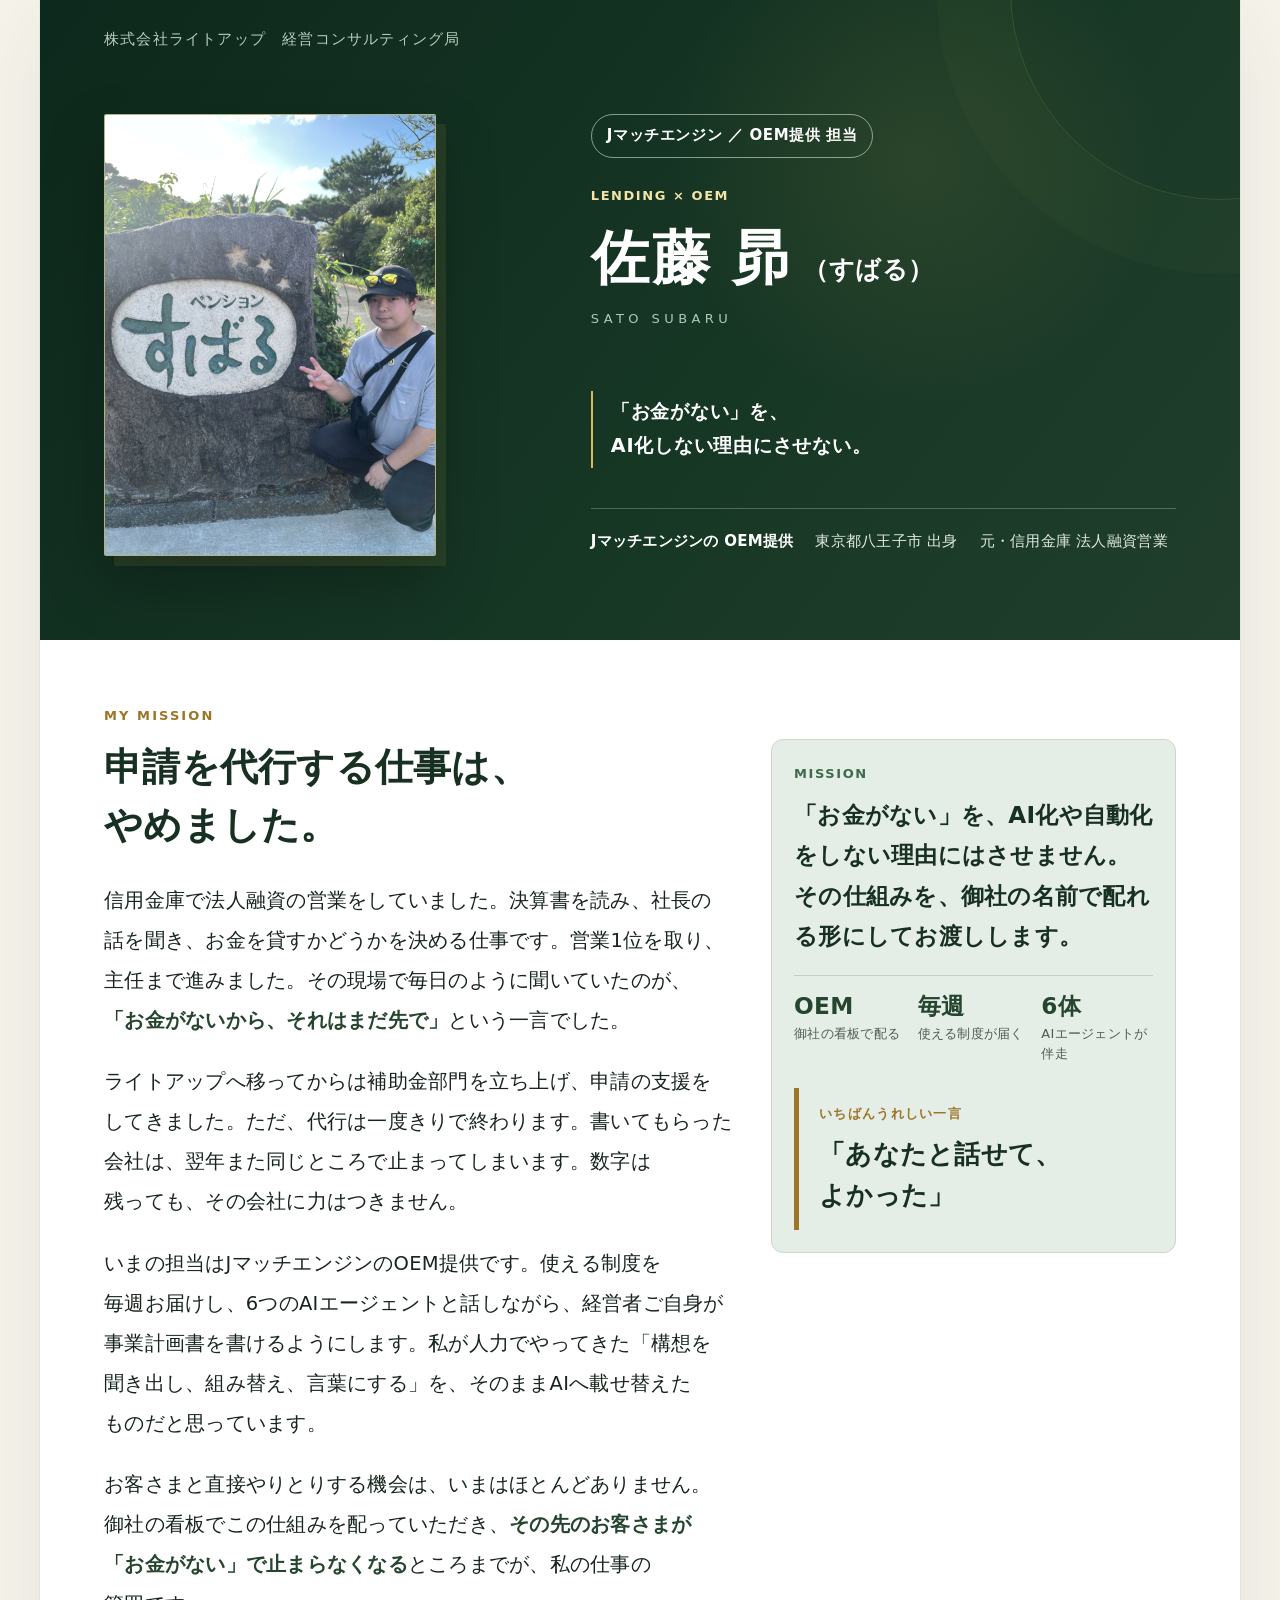
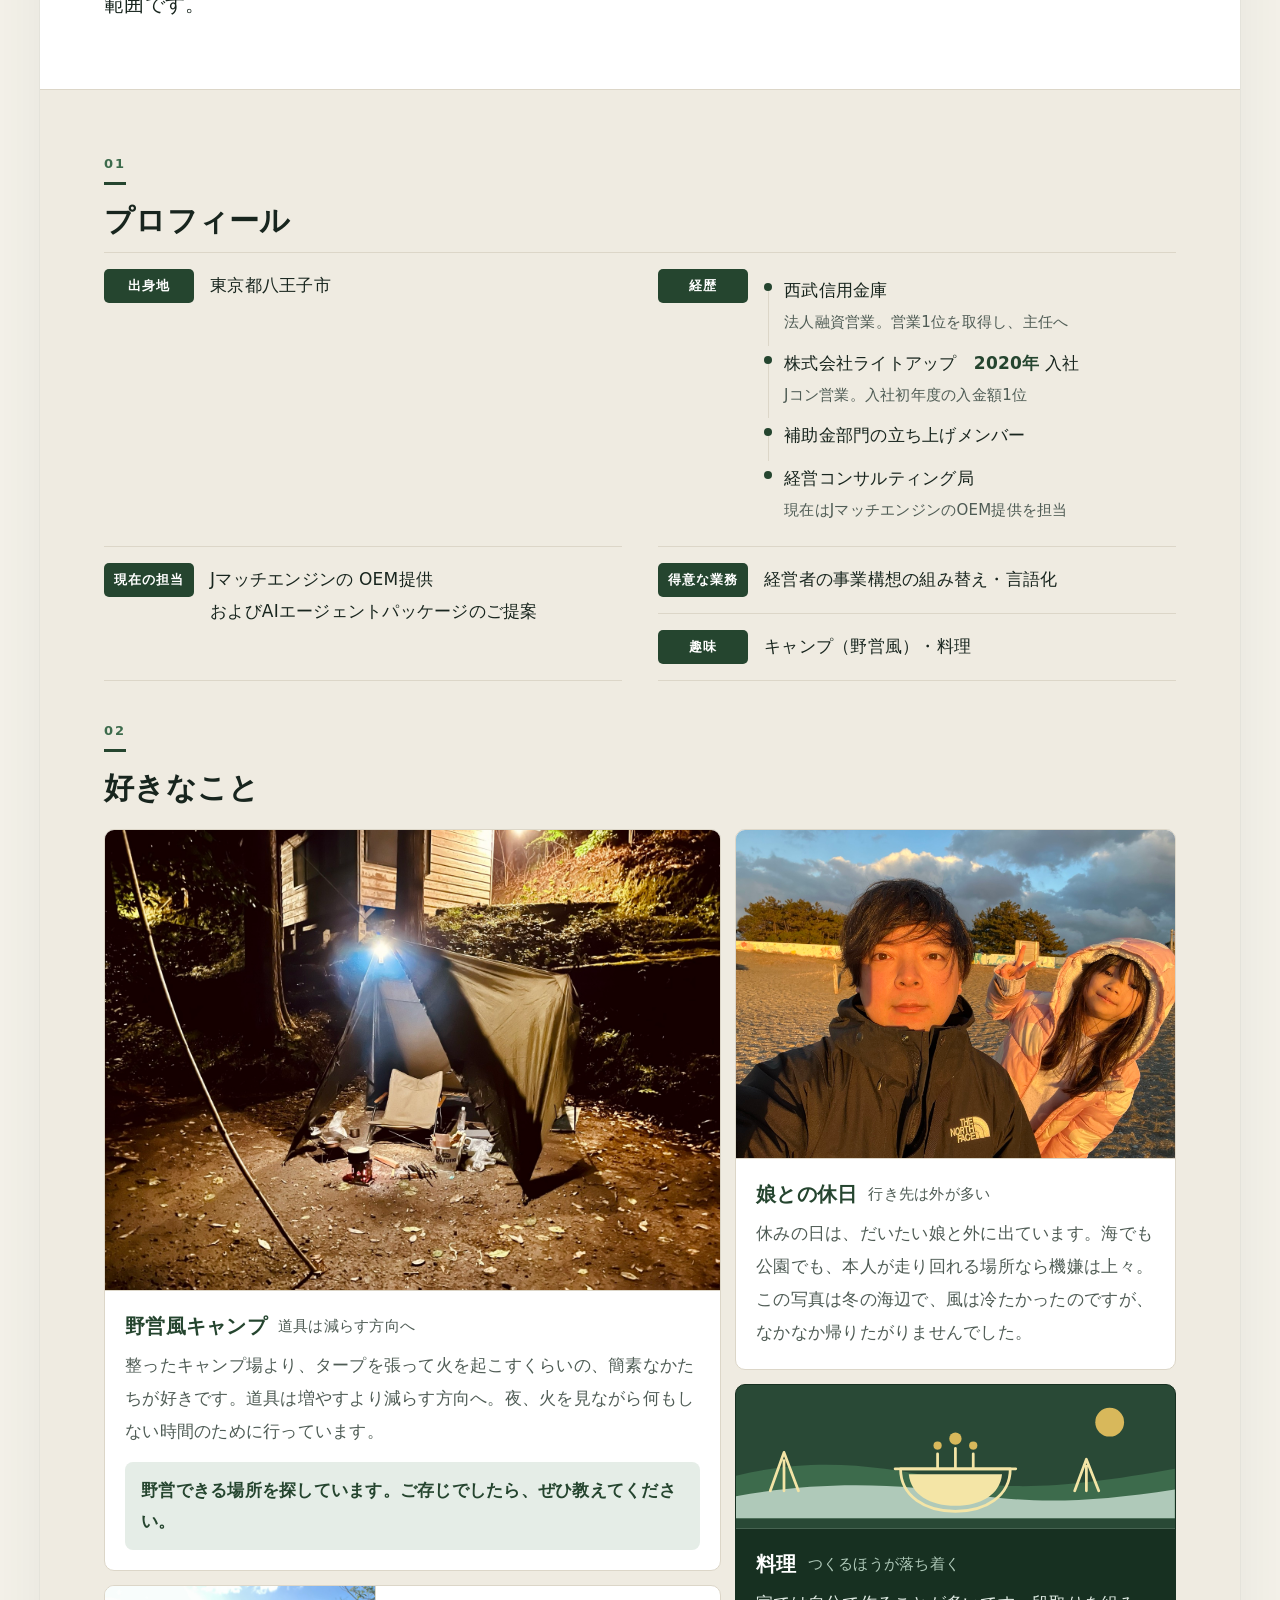
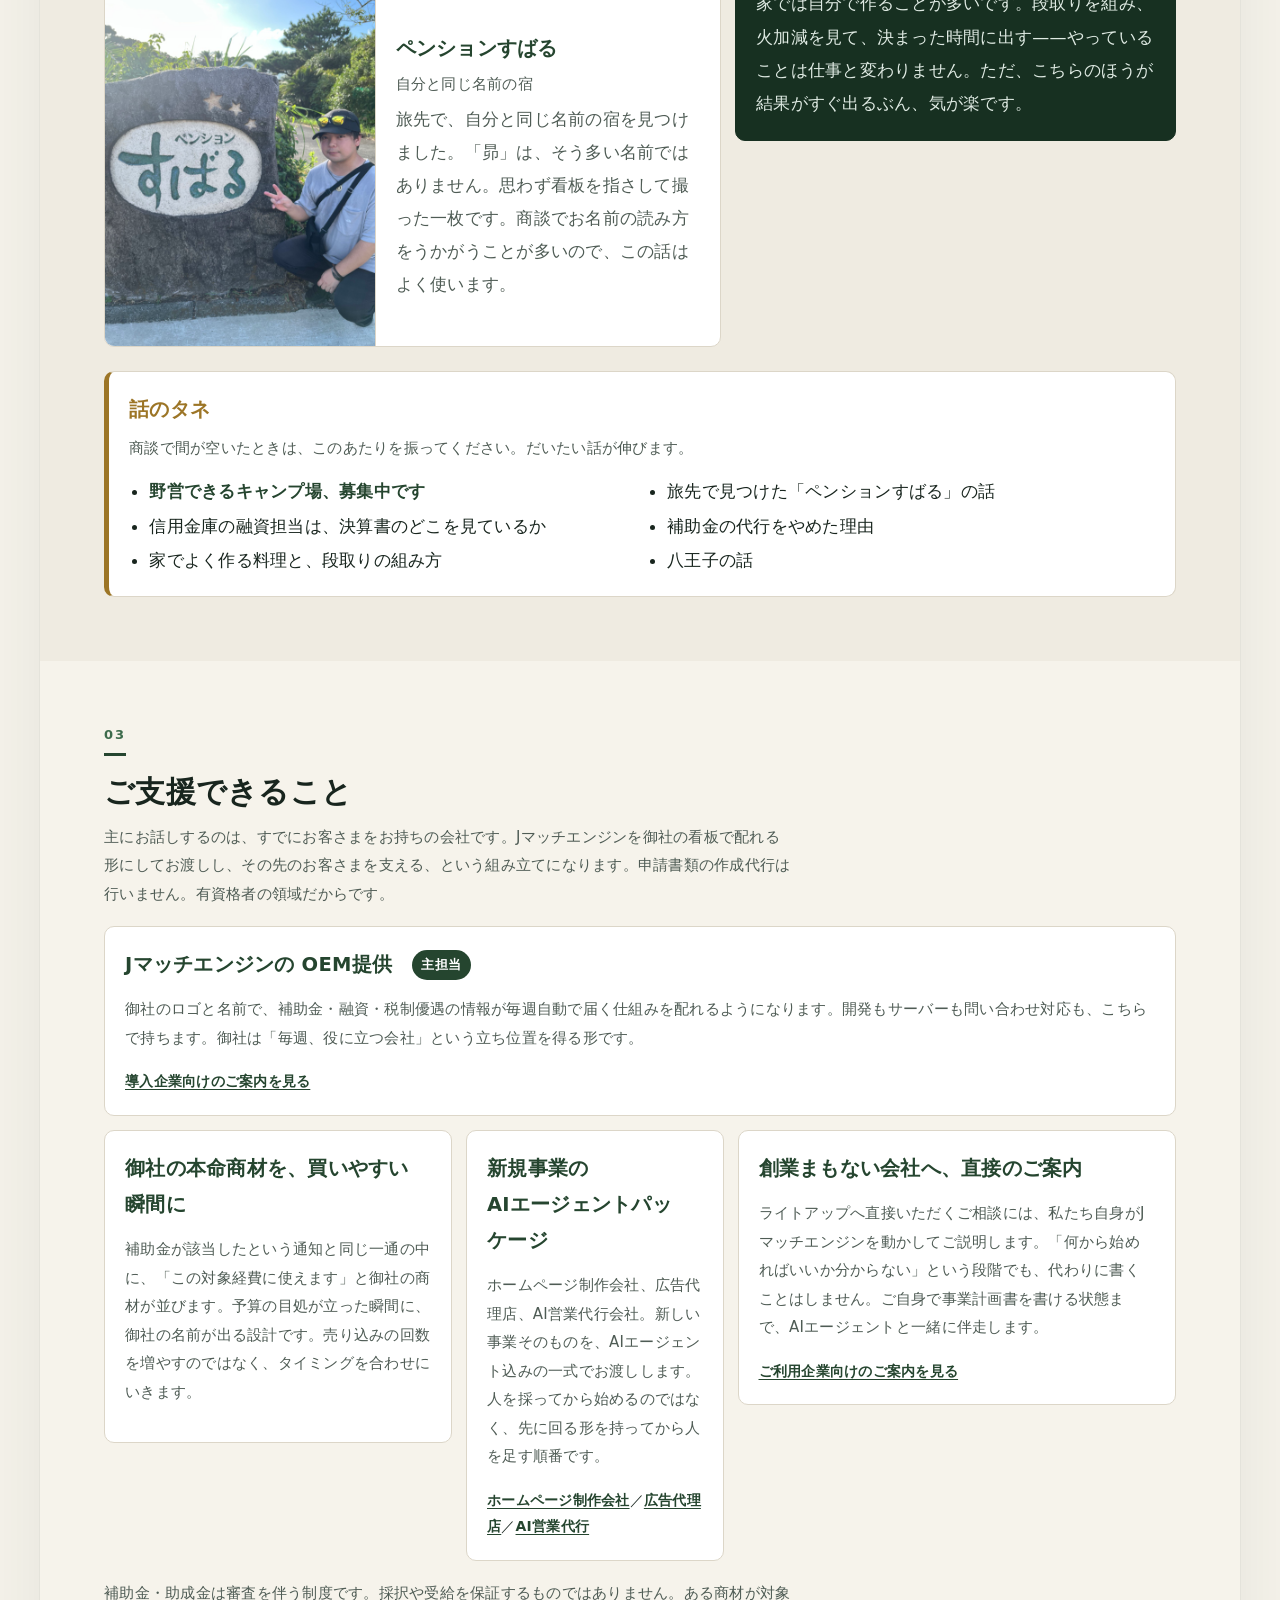
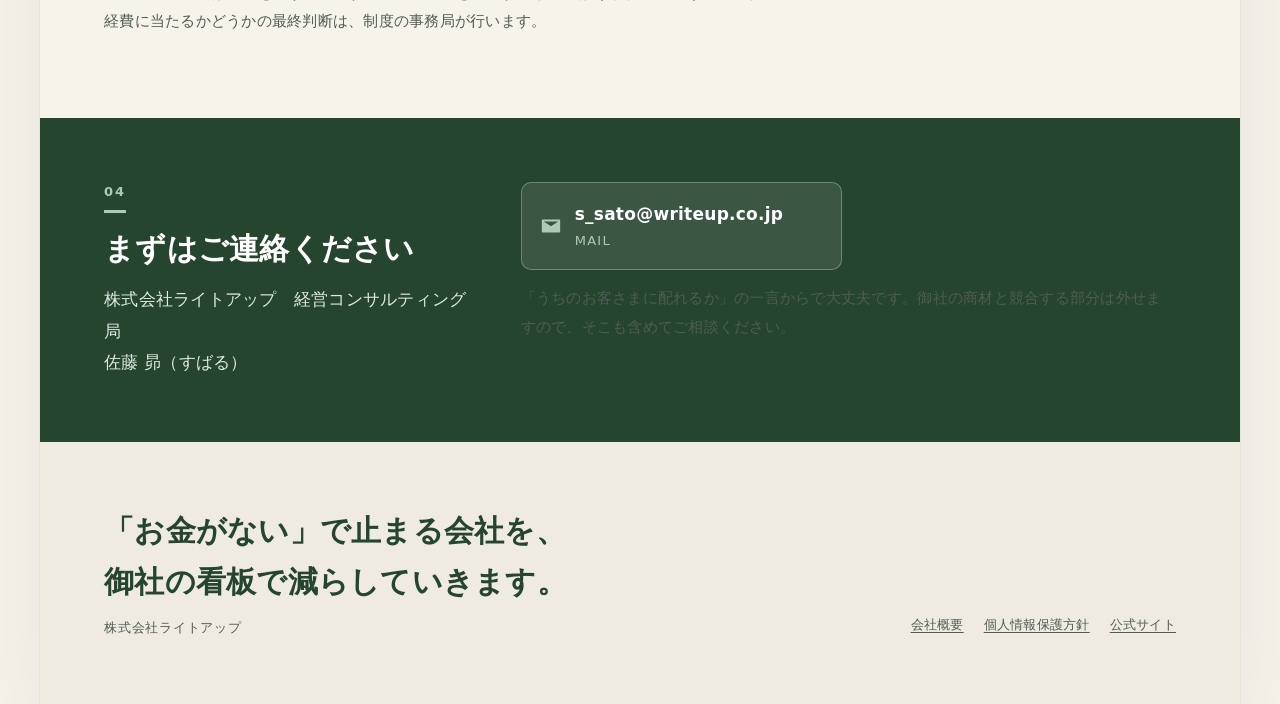
<file: sato/index.html>
<!DOCTYPE html>
<html lang="ja">
<head>
<meta charset="UTF-8">
<meta name="viewport" content="width=device-width, initial-scale=1">
<title>佐藤 昴（すばる）｜株式会社ライトアップ 経営コンサルティング局</title>
<meta name="description" content="「お金がない」を、AI化しない理由にさせない。JマッチエンジンのOEM提供を担当する、株式会社ライトアップ 佐藤昴のプロフィールです。">
<meta name="robots" content="noindex,nofollow">
<link rel="canonical" href="https://writeup-inc.github.io/members/sato/">
<link rel="icon" href="data:image/svg+xml,%3Csvg xmlns='http://www.w3.org/2000/svg' viewBox='0 0 64 64'%3E%3Crect width='64' height='64' rx='14' fill='%2325452F'/%3E%3Cpath d='M14 16h36v8H36v26h-8V24H14z' fill='white'/%3E%3C/svg%3E">
<meta property="og:type" content="profile">
<meta property="og:title" content="佐藤 昴（すばる）｜株式会社ライトアップ 経営コンサルティング局">
<meta property="og:description" content="申請を代行する仕事はやめました。御社の看板で配る仕組みを担当しています。">
<meta property="og:url" content="https://writeup-inc.github.io/members/sato/">
<meta property="og:image" content="https://writeup-inc.github.io/members/sato/profile-assets/main.jpg">
<meta name="theme-color" content="#25452F">
<style>
/* ===== lp-base：改行制御・最小文字サイズ・固定CTAの逃げ（削除しない） ===== */
h1, h2, h3, h4, h5,
.lead, .catch, .hero__title, .hero__catch, .lead__heading, [data-keep-phrase] {
  word-break: auto-phrase;
  line-break: strict;
  overflow-wrap: anywhere;
}
@supports not (word-break: auto-phrase) {
  h1, h2, h3, h4, h5,
  .lead, .catch, .hero__title, .hero__catch, .lead__heading, [data-keep-phrase] { word-break: normal; }
}
.nobr { white-space: nowrap; }

:root { --fs-min: 13px; }
small, .note, figcaption { font-size: var(--fs-min); line-height: 1.75; }

:root { --fixed-cta-h: 68px; }
body { padding-bottom: calc(var(--fixed-cta-h) + env(safe-area-inset-bottom, 0px)); }

*, *::before, *::after { box-sizing: border-box; }
img, svg, video, canvas, iframe { max-width: 100%; height: auto; }
main > *, section > *, .grid > *, .flex > * { min-width: 0; }
pre, table, .scroll-x { overflow-x: auto; max-width: 100%; }
</style>
<link rel="stylesheet" href="../assets/profile.css">
<style>
/* 佐藤ページ固有：写真を使う「好きなこと」カード。
   枠は profile.css が --ar から組む。以前ここで指定していた切り位置
   （center 38% / 56% 42%）は、比率のまま置くようになったため撤去した。 */
.like__visual.is-photo{ padding:0; overflow:hidden; }
/* 主担当タグと、カード下のリンク */
.card h3 .tag{
  display:inline-block; margin-left:9px; padding:3px 9px; border-radius:999px;
  background:var(--green); color:#fff; font-size:13px; font-weight:700;
  letter-spacing:.04em; vertical-align:middle;
}
.card__link{ margin:12px 0 0; font-size:14px; line-height:1.9; }
.card__link a{ color:var(--green); font-weight:700; text-underline-offset:3px; }
.card__link a:hover{ color:var(--gold); }
</style>
</head>
<body>
<div class="wrap">

  <!-- 1. 名前 -->
  <header class="hero" id="hero">
    <div class="hero__top">
      <p class="hero__org">株式会社ライトアップ　<span class="nobr">経営コンサルティング局</span></p>
    </div>
    <p class="role"><span class="nobr">Jマッチエンジン</span> ／ <span class="nobr">OEM提供 担当</span></p>
    <div class="hero__inner">
      <div class="ph photo-frame" data-ph="main.jpg">
        <img class="photo-main" src="profile-assets/main.jpg" width="1200" height="1600" alt="「ペンションすばる」の看板を指さす佐藤昴">
      </div>
      <div class="hero__body">
        <p class="hero__kicker">LENDING × OEM</p>
        <h1 class="hero__title">佐藤 昴<span class="nick">（すばる）</span></h1>
        <p class="romaji">SATO SUBARU</p>
      </div>
    </div>
    <p class="hero__catch">「お金がない」を、<br>AI化しない理由にさせない。</p>
    <p class="hero__meta">
      <span class="strong">Jマッチエンジンの OEM提供</span>
      <span>東京都八王子市 出身</span>
      <span>元・信用金庫 法人融資営業</span>
    </p>
  </header>

  <!-- 2. 自己紹介 -->
  <div class="lead-box">
    <p class="lead__eyebrow">MY MISSION</p>
    <h2 class="lead__heading">申請を代行する仕事は、<br>やめました。</h2>
    <div class="story-grid">
      <div class="story-copy">
        <p class="lead">信用金庫で法人融資の営業をしていました。決算書を読み、社長の話を聞き、お金を貸すかどうかを決める仕事です。営業1位を取り、主任まで進みました。その現場で毎日のように聞いていたのが、<b class="q">「お金がないから、それはまだ先で」</b>という一言でした。</p>
        <p class="lead">ライトアップへ移ってからは補助金部門を立ち上げ、申請の支援をしてきました。ただ、代行は一度きりで終わります。書いてもらった会社は、翌年また同じところで止まってしまいます。数字は残っても、その会社に力はつきません。</p>
        <p class="lead">いまの担当はJマッチエンジンのOEM提供です。使える制度を毎週お届けし、6つのAIエージェントと話しながら、経営者ご自身が事業計画書を書けるようにします。私が人力でやってきた「構想を聞き出し、組み替え、言葉にする」を、そのままAIへ載せ替えたものだと思っています。</p>
        <p class="lead">お客さまと直接やりとりする機会は、いまはほとんどありません。御社の看板でこの仕組みを配っていただき、<b class="q">その先のお客さまが「お金がない」で止まらなくなる</b>ところまでが、私の仕事の範囲です。</p>
      </div>
      <aside class="mission-card" aria-label="佐藤昴の担当領域">
        <p class="mission-card__label">MISSION</p>
        <p class="mission-card__text">「お金がない」を、AI化や自動化をしない理由にはさせません。その仕組みを、御社の名前で配れる形にしてお渡しします。</p>
        <dl class="story-facts">
          <div><dt>OEM</dt><dd>御社の看板で配る</dd></div>
          <div><dt>毎週</dt><dd>使える制度が届く</dd></div>
          <div><dt>6体</dt><dd>AIエージェントが伴走</dd></div>
        </dl>
        <blockquote class="quote">
          <p class="quote__label">いちばんうれしい一言</p>
          <p class="quote__text">「あなたと話せて、<span class="nobr">よかった」</span></p>
        </blockquote>
      </aside>
    </div>
  </div>

  <!-- 3. プロフィール -->
  <section class="person">
    <h2 class="sec-title">プロフィール</h2>
    <dl class="dl">
      <div><dt>出身地</dt><dd>東京都八王子市</dd></div>
      <div><dt>経歴</dt><dd>
        <ol class="career">
          <li>西武信用金庫<span>法人融資営業。営業1位を取得し、主任へ</span></li>
          <li>株式会社ライトアップ　<b>2020年</b> 入社<span>Jコン営業。入社初年度の入金額1位</span></li>
          <li>補助金部門の立ち上げメンバー</li>
          <li>経営コンサルティング局<span>現在はJマッチエンジンのOEM提供を担当</span></li>
        </ol>
      </dd></div>
      <div><dt>現在の担当</dt><dd>Jマッチエンジンの OEM提供<br>およびAIエージェントパッケージのご提案</dd></div>
      <div><dt>得意な業務</dt><dd>経営者の事業構想の組み替え・言語化</dd></div>
      <div><dt>趣味</dt><dd>キャンプ（野営風）・料理</dd></div>
    </dl>

    <h2 class="sec-title sec-likes" style="margin-top:40px">好きなこと</h2>
    <div class="likes">
      <div class="likes__column">
        <div class="like like--wide">
          <div class="like__visual is-photo" style="--ar:1600/1200">
            <img src="profile-assets/camp.jpg" width="1600" height="1200" decoding="async" alt="夜、林の中に張ったタープと焚き火">
          </div>
          <div class="like__text">
            <h3>
              野営風キャンプ <em>道具は減らす方向へ</em>
            </h3>
            <p>整ったキャンプ場より、タープを張って火を起こすくらいの、簡素なかたちが好きです。道具は増やすより減らす方向へ。夜、火を見ながら何もしない時間のために行っています。</p>
            <span class="ask">野営できる場所を探しています。ご存じでしたら、ぜひ教えてください。</span>
          </div>
        </div>
        <div class="like like--tall">
          <div class="like__visual is-photo is-photo--main" style="--ar:1200/1600">
            <img src="profile-assets/main.jpg" width="1200" height="1600" decoding="async" alt="「ペンションすばる」と書かれた看板を指さす佐藤昴">
          </div>
          <div class="like__text">
            <h3>
              ペンションすばる <em>自分と同じ名前の宿</em>
            </h3>
            <p>旅先で、自分と同じ名前の宿を見つけました。「昴」は、そう多い名前ではありません。思わず看板を指さして撮った一枚です。商談でお名前の読み方をうかがうことが多いので、この話はよく使います。</p>
          </div>
        </div>
      </div>
      <div class="likes__column">
        <div class="like like--wide">
          <div class="like__visual is-photo" style="--ar:1600/1200">
            <img src="profile-assets/beach.jpg" width="1600" height="1200" decoding="async" alt="夕暮れの砂浜に立つ佐藤昴と娘">
          </div>
          <div class="like__text">
            <h3>
              娘との休日 <em>行き先は外が多い</em>
            </h3>
            <p>休みの日は、だいたい娘と外に出ています。海でも公園でも、本人が走り回れる場所なら機嫌は上々。この写真は冬の海辺で、風は冷たかったのですが、なかなか帰りたがりませんでした。</p>
          </div>
        </div>
        <div class="like like--home">
          <div class="like__visual" aria-hidden="true">
            <svg viewBox="0 0 640 180">
              <circle class="gold" cx="545" cy="40" r="21"/>
              <path class="soft" d="M0 118c118-28 205-14 300 4 105 20 196 12 340-14v72H0z"/>
              <path class="paper" d="M0 148c132-24 240-18 350-2 88 13 166 11 290-8v42H0z"/>
              <g transform="translate(232 34)">
                <path class="line" d="M8 74h160c0 40-36 62-80 62S8 114 8 74z"/>
                <path class="deep" d="M20 82h136c-3 30-31 46-68 46s-65-16-68-46z"/>
                <path class="line" d="M0 74h176M88 74V44m-26 30V52m52 22V52"/>
                <circle class="gold" cx="88" cy="30" r="9"/>
                <circle class="gold" cx="62" cy="40" r="6"/>
                <circle class="gold" cx="114" cy="40" r="6"/>
              </g>
              <path class="line" d="M70 140V96m-20 44 20-56 21 56m420 0V104m-17 36 17-46 18 46"/>
            </svg>
          </div>
          <div class="like__text">
            <h3>
              料理 <em>つくるほうが落ち着く</em>
            </h3>
            <p>家では自分で作ることが多いです。段取りを組み、火加減を見て、決まった時間に出す——やっていることは仕事と変わりません。ただ、こちらのほうが結果がすぐ出るぶん、気が楽です。</p>
          </div>
        </div>
      </div>
    </div>

    <div class="seeds">
      <h3>話のタネ</h3>
      <p class="sec-sub">商談で間が空いたときは、このあたりを振ってください。だいたい話が伸びます。</p>
      <ul>
        <li><b>野営できるキャンプ場、募集中です</b></li>
        <li>旅先で見つけた「ペンションすばる」の話</li>
        <li>信用金庫の融資担当は、決算書のどこを見ているか</li>
        <li>補助金の代行をやめた理由</li>
        <li>家でよく作る料理と、段取りの組み方</li>
        <li>八王子の話</li>
      </ul>
    </div>
  </section>

  <!-- 4. ご支援できること -->
  <section>
    <h2 class="sec-title">ご支援できること</h2>
    <p class="sec-sub">主にお話しするのは、すでにお客さまをお持ちの会社です。Jマッチエンジンを御社の看板で配れる形にしてお渡しし、その先のお客さまを支える、という組み立てになります。申請書類の作成代行は行いません。有資格者の領域だからです。</p>
    <div class="cards">
      <div class="card">
        <h3>Jマッチエンジンの OEM提供<span class="tag">主担当</span></h3>
        <p class="card__note">御社のロゴと名前で、補助金・融資・税制優遇の情報が毎週自動で届く仕組みを配れるようになります。開発もサーバーも問い合わせ対応も、こちらで持ちます。御社は「毎週、役に立つ会社」という立ち位置を得る形です。</p>
        <p class="card__link"><a href="https://j-match-engine.vercel.app/">導入企業向けのご案内を見る</a></p>
      </div>
      <div class="card">
        <h3>御社の本命商材を、買いやすい瞬間に</h3>
        <p class="card__note">補助金が該当したという通知と同じ一通の中に、「この対象経費に使えます」と御社の商材が並びます。予算の目処が立った瞬間に、御社の名前が出る設計です。売り込みの回数を増やすのではなく、タイミングを合わせにいきます。</p>
      </div>
      <div class="card">
        <h3>新規事業のAIエージェントパッケージ</h3>
        <p class="card__note">ホームページ制作会社、広告代理店、AI営業代行会社。新しい事業そのものを、AIエージェント込みの一式でお渡しします。人を採ってから始めるのではなく、先に回る形を持ってから人を足す順番です。</p>
        <p class="card__link"><a href="https://writeup-inc.github.io/saas/web-agency-kit/">ホームページ制作会社</a>／<a href="https://writeup-inc.github.io/saas/ai-ad-agency-pack/">広告代理店</a>／<a href="https://writeup-inc.github.io/saas/ai-sales-agency-starter/">AI営業代行</a></p>
      </div>
      <div class="card">
        <h3>創業まもない会社へ、直接のご案内</h3>
        <p class="card__note">ライトアップへ直接いただくご相談には、私たち自身がJマッチエンジンを動かしてご説明します。「何から始めればいいか分からない」という段階でも、代わりに書くことはしません。ご自身で事業計画書を書ける状態まで、AIエージェントと一緒に伴走します。</p>
        <p class="card__link"><a href="https://writeup-inc.github.io/saas/jmatch-engine/">ご利用企業向けのご案内を見る</a></p>
      </div>
    </div>
    <p class="sec-sub" style="margin-top:18px">補助金・助成金は審査を伴う制度です。採択や受給を保証するものではありません。ある商材が対象経費に当たるかどうかの最終判断は、制度の事務局が行います。</p>
  </section>

  <!-- 5. 連絡先 -->
  <section class="contact">
    <h2 class="sec-title">まずはご連絡ください</h2>
    <p class="sec-sub">「うちのお客さまに配れるか」の一言からで大丈夫です。御社の商材と競合する部分は外せますので、そこも含めてご相談ください。</p>
    <p class="contact__org">株式会社ライトアップ　経営コンサルティング局<br>佐藤 昴（すばる）</p>
    <div class="contact__list">
      <a href="mailto:s_sato@writeup.co.jp">
        <svg viewBox="0 0 24 24" aria-hidden="true"><path d="M3 5h18c.6 0 1 .4 1 1v12c0 .6-.4 1-1 1H3c-.6 0-1-.4-1-1V6c0-.6.4-1 1-1zm9 7.2L20 7H4l8 5.2z"/></svg>
        <span>s_sato@writeup.co.jp<small>MAIL</small></span>
      </a>
    </div>
  </section>

  <div class="foot">
    <p>「お金がない」で止まる会社を、<br>御社の看板で減らしていきます。</p>
    <small>株式会社ライトアップ</small>
    <ul class="foot__links">
      <li><a href="https://www.writeup.co.jp/company/company.html">会社概要</a></li>
      <li><a href="https://www.writeup.co.jp/privacy/">個人情報保護方針</a></li>
      <li><a href="https://www.writeup.co.jp/">公式サイト</a></li>
    </ul>
  </div>
</div>

<nav class="cta" id="cta" aria-label="問い合わせ" aria-hidden="true" inert>
  <a href="mailto:s_sato@writeup.co.jp">メールする</a>
</nav>

<script>
document.querySelectorAll('.ph > img').forEach(function (img) {
  var mark = function () { img.parentNode.classList.add('is-loaded'); };
  if (img.complete && img.naturalWidth > 0) { mark(); }
  img.addEventListener('load', function () { if (img.naturalWidth > 0) mark(); });
  img.addEventListener('error', function () { img.style.visibility = 'hidden'; });
});

(function () {
  var hero = document.getElementById('hero');
  var cta = document.getElementById('cta');
  var contact = document.querySelector('.contact');
  if (!hero || !cta || !contact) { return; }
  if (!('IntersectionObserver' in window)) {
    cta.classList.add('is-on');
    cta.removeAttribute('inert');
    cta.setAttribute('aria-hidden', 'false');
    return;
  }
  var visible = { hero: true, contact: false };
  var update = function () {
    var show = !visible.hero && !visible.contact;
    cta.classList.toggle('is-on', show);
    cta.toggleAttribute('inert', !show);
    cta.setAttribute('aria-hidden', show ? 'false' : 'true');
  };
  var observer = new IntersectionObserver(function (es) {
    es.forEach(function (entry) {
      visible[entry.target === hero ? 'hero' : 'contact'] = entry.isIntersecting;
    });
    update();
  }, { threshold: 0 });
  observer.observe(hero);
  observer.observe(contact);
})();
</script>
</body>
</html>
</file>
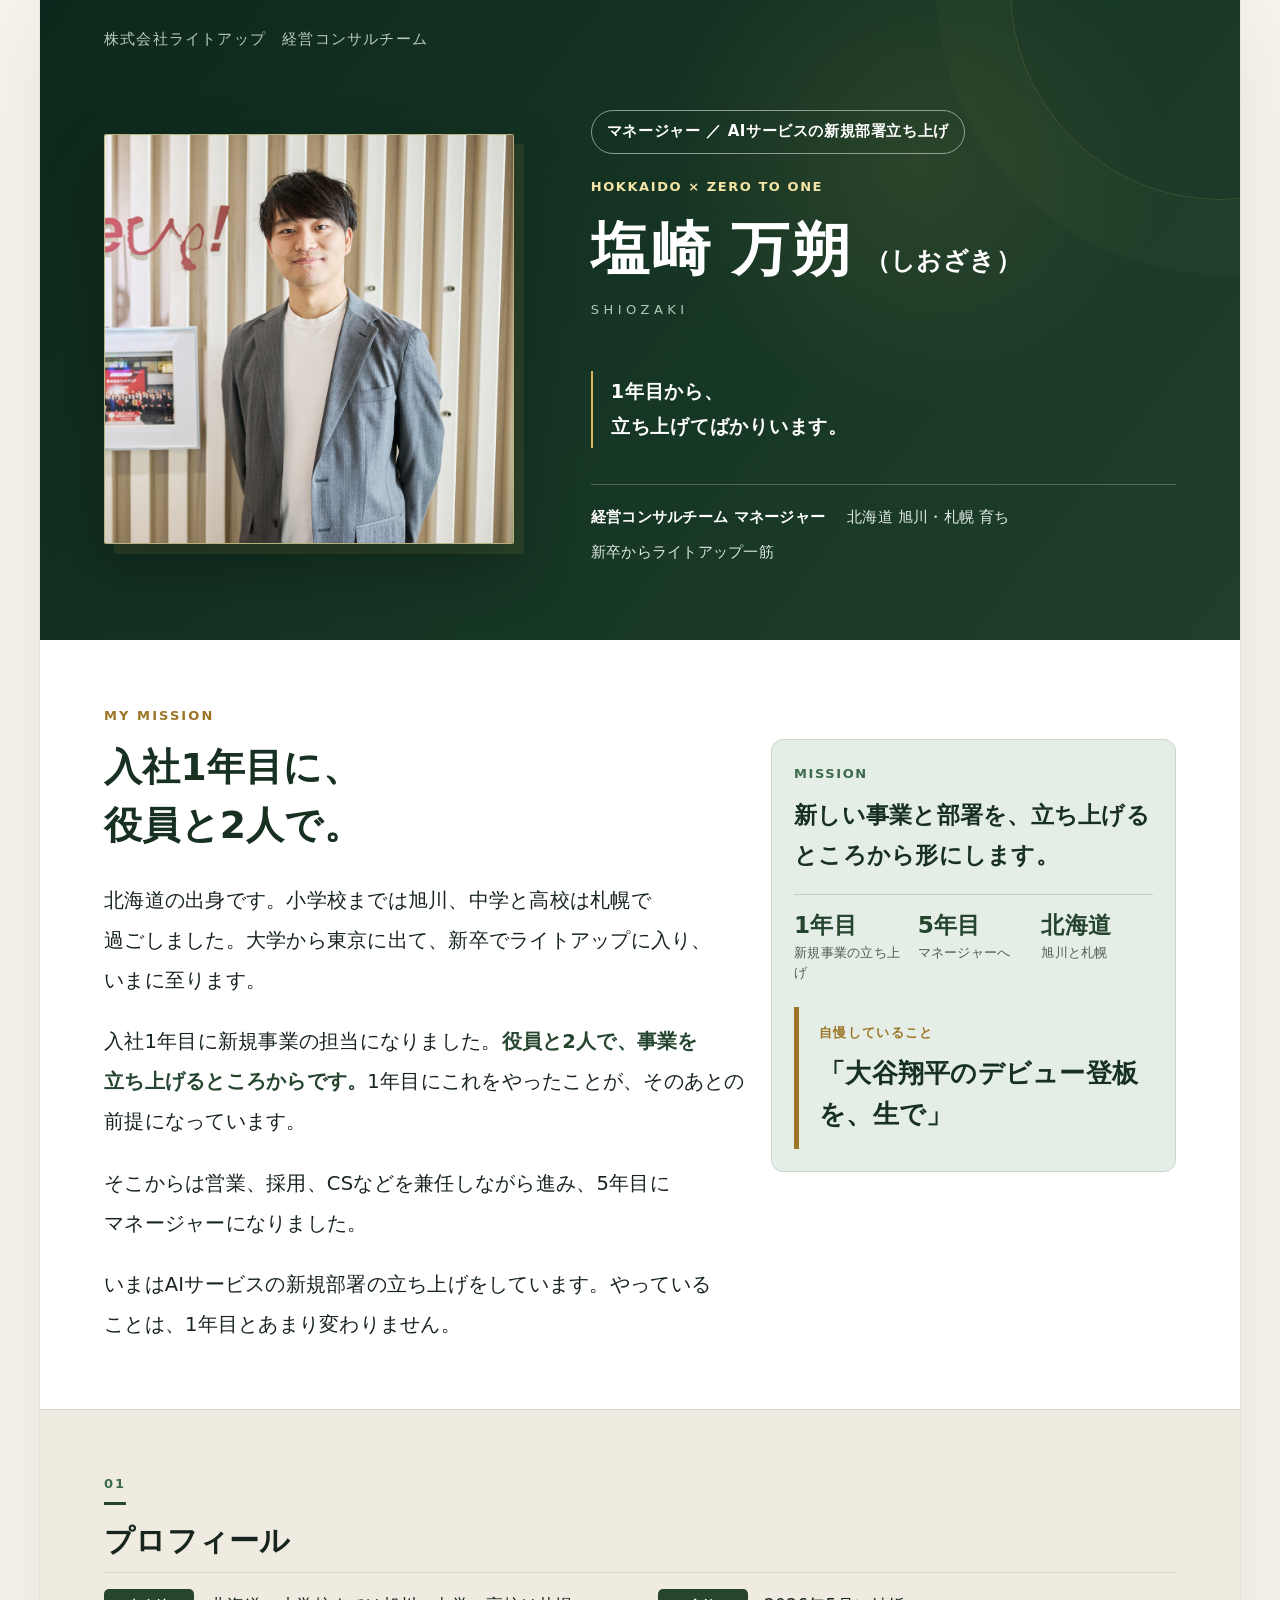
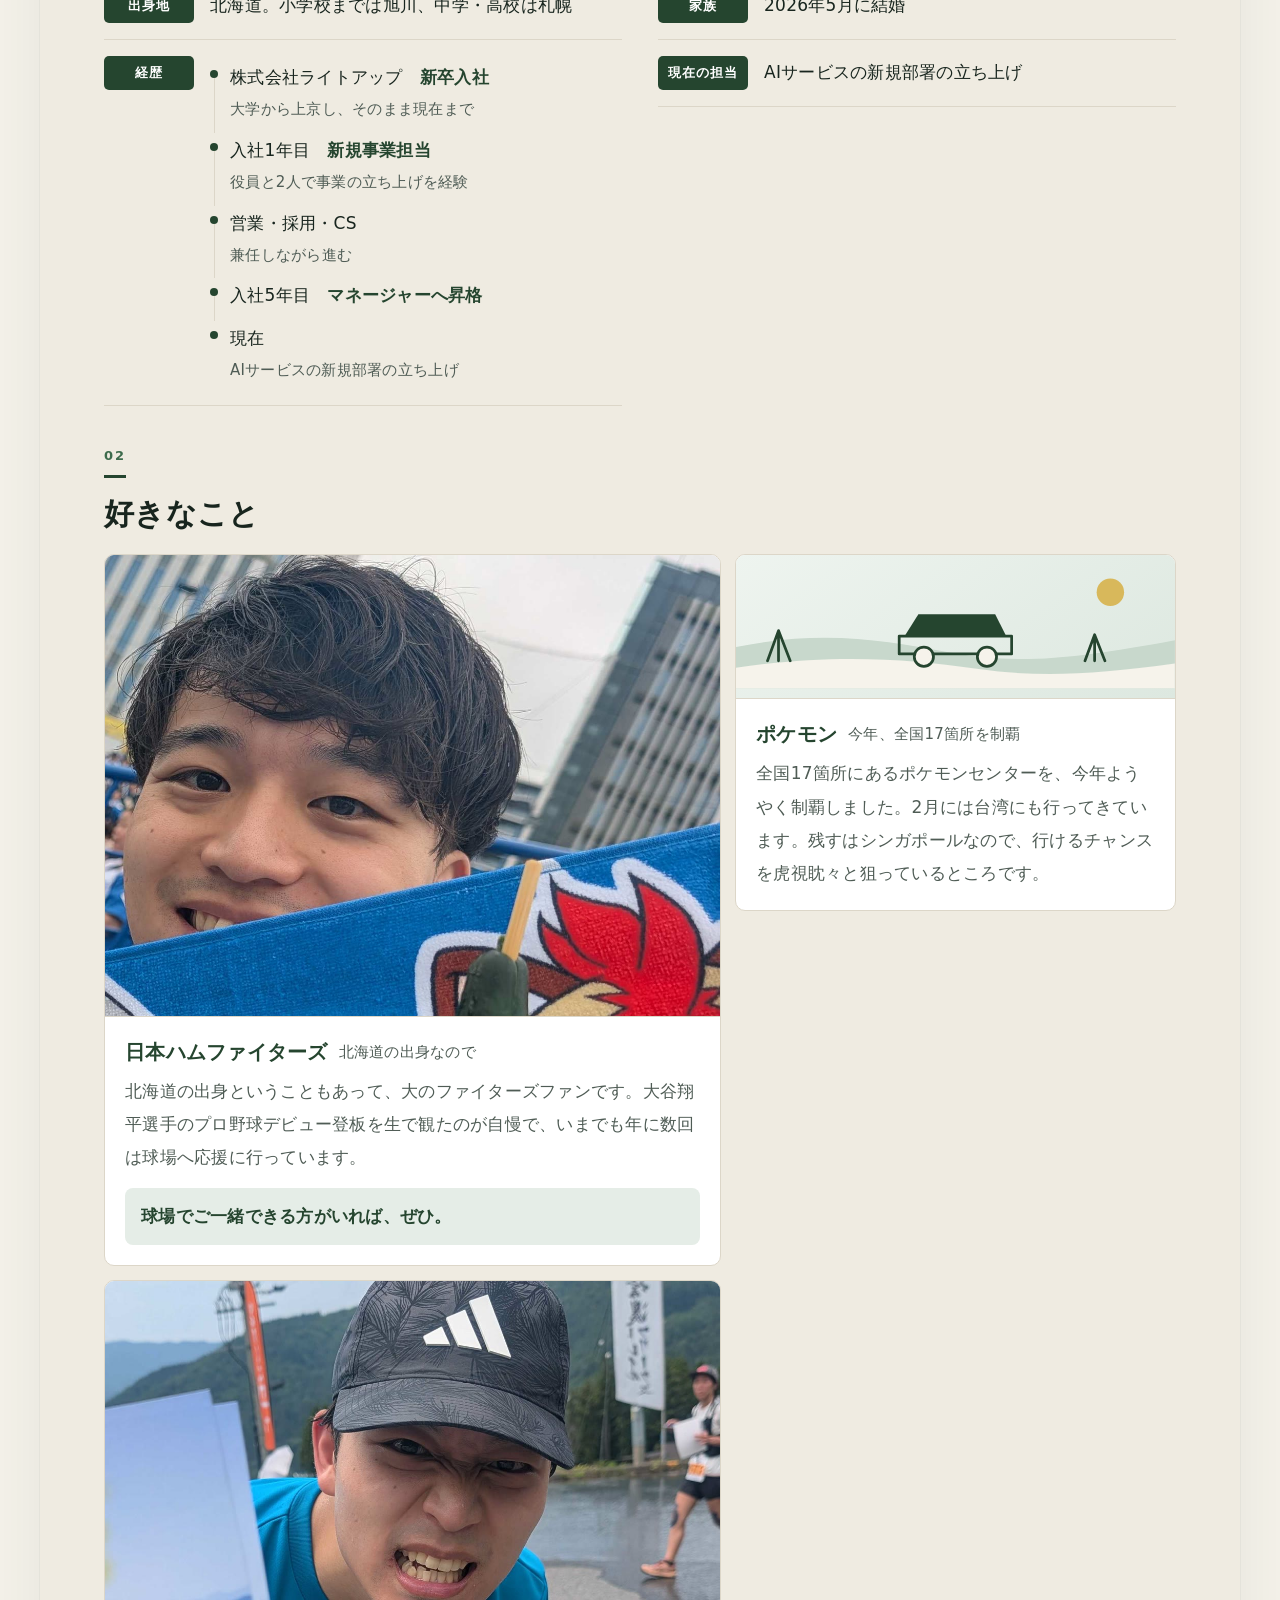
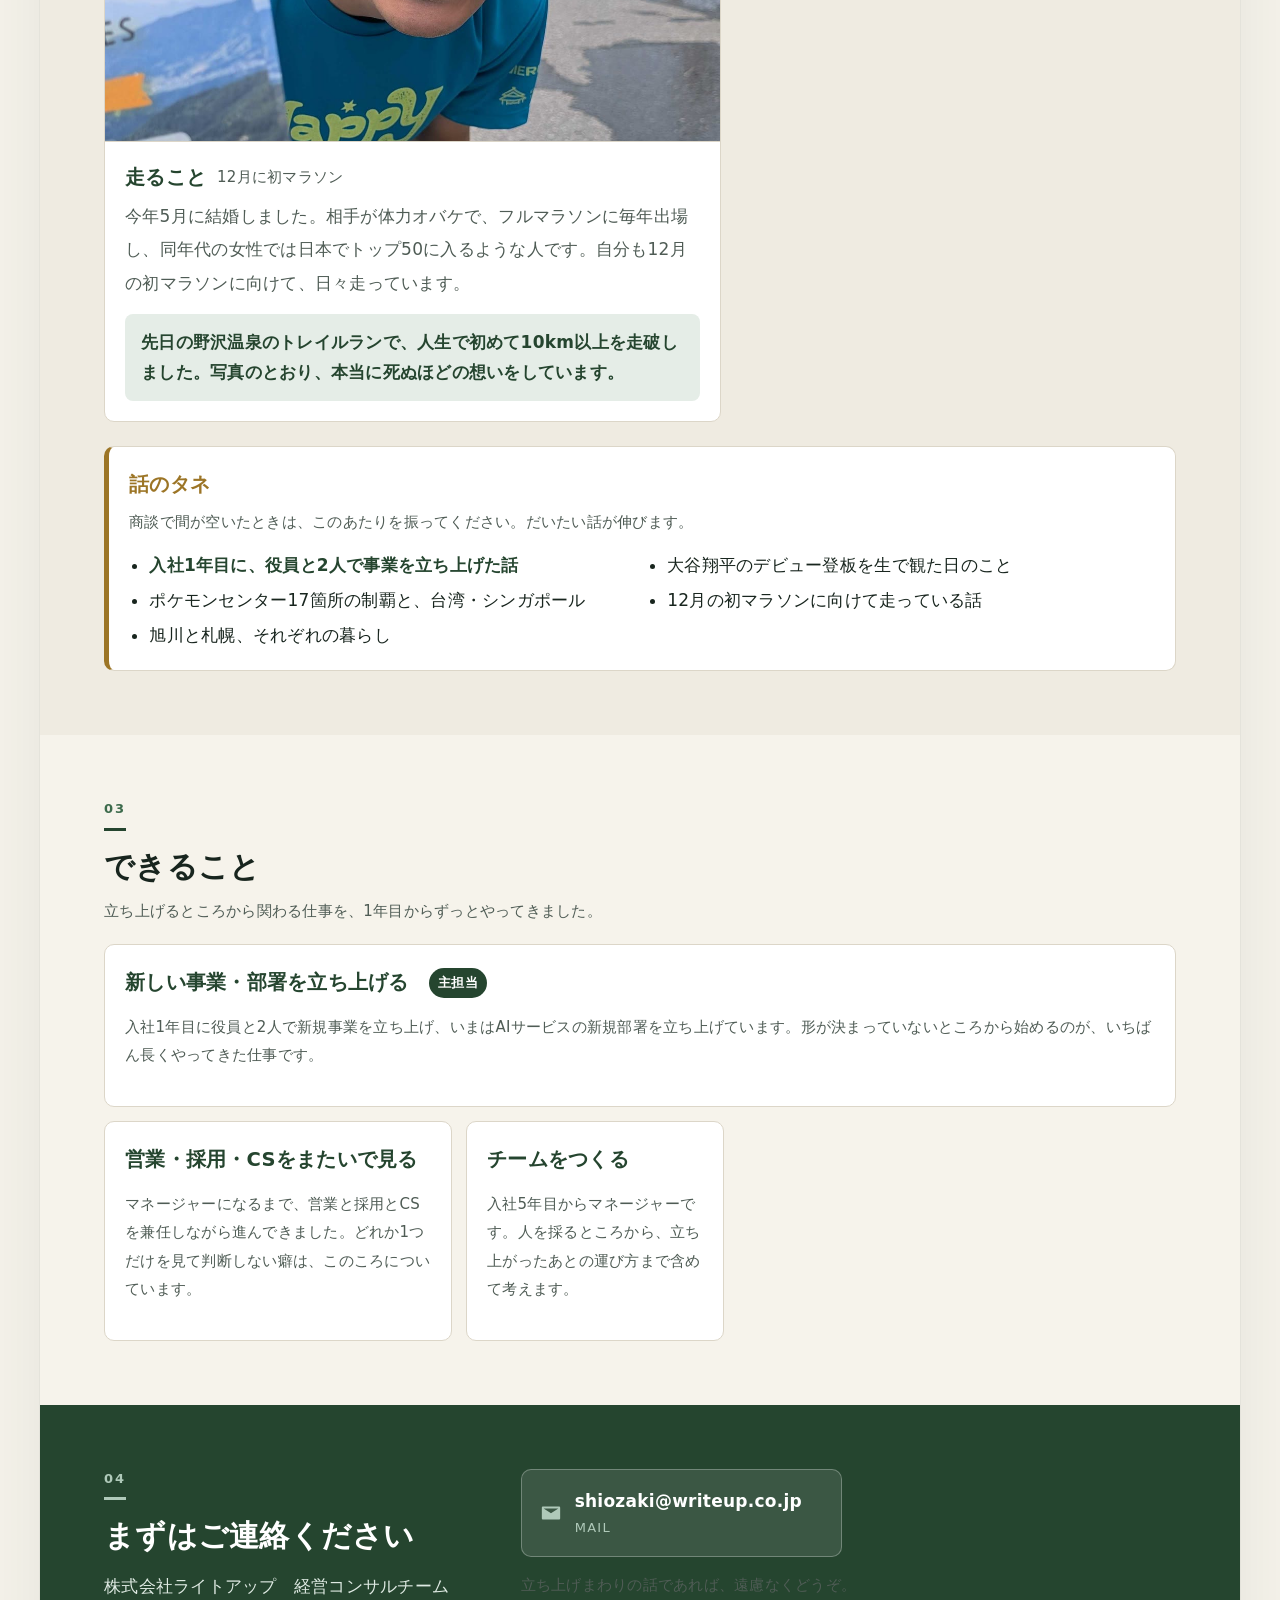
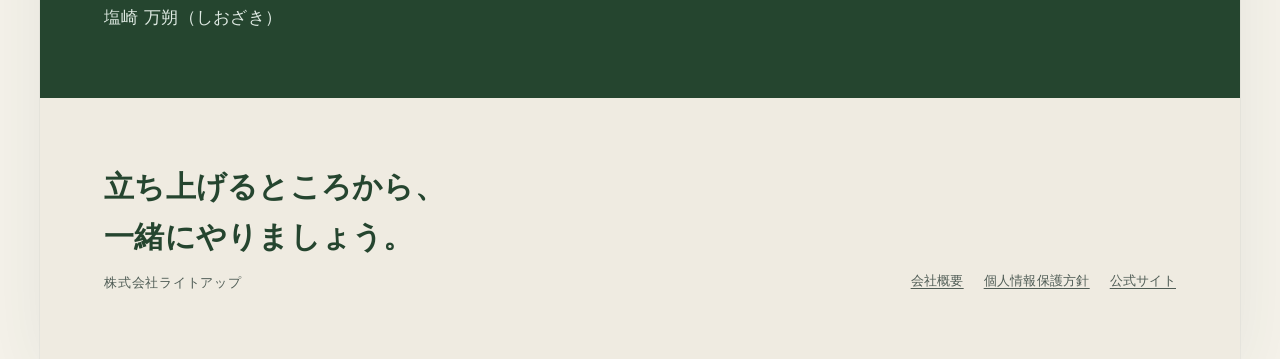
<file: shiozaki/index.html>
<!DOCTYPE html>
<html lang="ja">
<head>
<meta charset="UTF-8">
<meta name="viewport" content="width=device-width, initial-scale=1">
<title>塩崎 万朔（しおざき）｜株式会社ライトアップ 経営コンサルチーム</title>
<meta name="description" content="入社1年目に役員と2人で新規事業を立ち上げ。いまはAIサービスの新規部署を立ち上げている、経営コンサルチーム マネージャー 塩崎万朔のプロフィールです。">
<meta name="robots" content="noindex,nofollow">
<link rel="canonical" href="https://writeup-inc.github.io/members/shiozaki/">
<link rel="icon" href="data:image/svg+xml,%3Csvg xmlns='http://www.w3.org/2000/svg' viewBox='0 0 64 64'%3E%3Crect width='64' height='64' rx='14' fill='%2325452F'/%3E%3Cpath d='M14 16h36v8H36v26h-8V24H14z' fill='white'/%3E%3C/svg%3E">
<meta property="og:type" content="profile">
<meta property="og:title" content="塩崎 万朔（しおざき）｜株式会社ライトアップ 経営コンサルチーム">
<meta property="og:description" content="1年目に役員と2人で事業を立ち上げました。やっていることは、いまも変わりません。">
<meta property="og:url" content="https://writeup-inc.github.io/members/shiozaki/">
<meta property="og:image" content="https://writeup-inc.github.io/members/shiozaki/profile-assets/main.jpg">
<meta name="theme-color" content="#25452F">
<style>
/* ===== lp-base：改行制御・最小文字サイズ・固定CTAの逃げ（削除しない） ===== */
h1, h2, h3, h4, h5,
.lead, .catch, .hero__title, .hero__catch, .lead__heading, [data-keep-phrase] {
  word-break: auto-phrase;
  line-break: strict;
  overflow-wrap: anywhere;
}
@supports not (word-break: auto-phrase) {
  h1, h2, h3, h4, h5,
  .lead, .catch, .hero__title, .hero__catch, .lead__heading, [data-keep-phrase] { word-break: normal; }
}
.nobr { white-space: nowrap; }
:root { --fs-min: 13px; }
small, .note, figcaption { font-size: var(--fs-min); line-height: 1.75; }
:root { --fixed-cta-h: 68px; }
body { padding-bottom: calc(var(--fixed-cta-h) + env(safe-area-inset-bottom, 0px)); }
*, *::before, *::after { box-sizing: border-box; }
img, svg, video, canvas, iframe { max-width: 100%; height: auto; }
main > *, section > *, .grid > *, .flex > * { min-width: 0; }
pre, table, .scroll-x { overflow-x: auto; max-width: 100%; }
</style>
<link rel="stylesheet" href="../assets/profile.css">
<style>
/* 写真の枠はここでは決めない。比率は profile.css が --ar から組む。
   以前はここで高さを216px固定していたが、どの写真も細長に切られて
   顔のドアップになっていたため撤去した */
.hero--nophoto .hero__inner{ grid-template-columns:1fr; }
@media (min-width:700px){
  .hero--nophoto{ grid-template-columns:1fr; min-height:460px; }
  .hero--nophoto .role, .hero--nophoto .hero__body,
  .hero--nophoto .hero__catch, .hero--nophoto .hero__meta{ grid-column:1; }
}
.card h3 .tag{ display:inline-block; margin-left:9px; padding:3px 9px; border-radius:999px;
  background:var(--green); color:#fff; font-size:13px; font-weight:700; letter-spacing:.04em; vertical-align:middle; }
.card__link{ margin:12px 0 0; font-size:14px; line-height:1.9; }
.card__link a{ color:var(--green); font-weight:700; text-underline-offset:3px; }
.card__link a:hover{ color:var(--gold); }
</style>
</head>
<body>
<div class="wrap">

  <header class="hero" id="hero">
    <div class="hero__top">
      <p class="hero__org">株式会社ライトアップ　<span class="nobr">経営コンサルチーム</span></p>
    </div>
    <p class="role"><span class="nobr">マネージャー</span> ／ <span class="nobr">AIサービスの新規部署立ち上げ</span></p>
    <div class="hero__inner">
      <div class="ph photo-frame" data-ph="main.jpg">
        <img class="photo-main" src="profile-assets/main.jpg" width="1000" height="1000" alt="オフィスのロゴの前に立つ塩崎万朔">
      </div>
      <div class="hero__body">
        <p class="hero__kicker">HOKKAIDO × ZERO TO ONE</p>
        <h1 class="hero__title">塩崎 万朔<span class="nick">（しおざき）</span></h1>
        <p class="romaji">SHIOZAKI</p>
      </div>
    </div>
    <p class="hero__catch">1年目から、<br>立ち上げてばかりいます。</p>
    <p class="hero__meta">
      <span class="strong">経営コンサルチーム マネージャー</span>
      <span>北海道 旭川・札幌 育ち</span>
      <span>新卒からライトアップ一筋</span>
    </p>
  </header>

  <div class="lead-box">
    <p class="lead__eyebrow">MY MISSION</p>
    <h2 class="lead__heading">入社1年目に、<br>役員と2人で。</h2>
    <div class="story-grid">
      <div class="story-copy">
        <p class="lead">北海道の出身です。小学校までは旭川、中学と高校は札幌で過ごしました。大学から東京に出て、新卒でライトアップに入り、いまに至ります。</p>
        <p class="lead">入社1年目に新規事業の担当になりました。<b class="q">役員と2人で、事業を立ち上げるところからです。</b>1年目にこれをやったことが、そのあとの前提になっています。</p>
        <p class="lead">そこからは営業、採用、CSなどを兼任しながら進み、5年目にマネージャーになりました。</p>
        <p class="lead">いまはAIサービスの新規部署の立ち上げをしています。やっていることは、1年目とあまり変わりません。</p>
      </div>
      <aside class="mission-card" aria-label="塩崎 万朔の担当領域">
        <p class="mission-card__label">MISSION</p>
        <p class="mission-card__text">新しい事業と部署を、立ち上げるところから形にします。</p>
        <dl class="story-facts">
          <div><dt>1年目</dt><dd>新規事業の立ち上げ</dd></div>
          <div><dt>5年目</dt><dd>マネージャーへ</dd></div>
          <div><dt>北海道</dt><dd>旭川と札幌</dd></div>
        </dl>
        <blockquote class="quote">
          <p class="quote__label">自慢していること</p>
          <p class="quote__text">「大谷翔平のデビュー登板を、生で」</p>
        </blockquote>
      </aside>
    </div>
  </div>

  <section class="person">
    <h2 class="sec-title">プロフィール</h2>
    <dl class="dl">
      <div><dt>出身地</dt><dd>北海道。小学校までは旭川、中学・高校は札幌</dd></div>
      <div><dt>家族</dt><dd>2026年5月に結婚</dd></div>
      <div><dt>経歴</dt><dd>
        <ol class="career">
          <li>株式会社ライトアップ　<b>新卒入社</b><span>大学から上京し、そのまま現在まで</span></li>
          <li>入社1年目　<b>新規事業担当</b><span>役員と2人で事業の立ち上げを経験</span></li>
          <li>営業・採用・CS<span>兼任しながら進む</span></li>
          <li>入社5年目　<b>マネージャーへ昇格</b></li>
          <li>現在<span>AIサービスの新規部署の立ち上げ</span></li>
        </ol>
      </dd></div>
      <div><dt>現在の担当</dt><dd>AIサービスの新規部署の立ち上げ</dd></div>
    </dl>

    <h2 class="sec-title sec-likes" style="margin-top:40px">好きなこと</h2>
    <div class="likes">
      <div class="likes__column">
        <div class="like like--wide">
          <div class="like__visual is-photo" style="--ar:1200/900">
            <img src="profile-assets/baseball.jpg" width="1200" height="900" decoding="async" alt="球場でタオルを掲げる塩崎万朔">
          </div>
          <div class="like__text">
            <h3>
              日本ハムファイターズ <em>北海道の出身なので</em>
            </h3>
            <p>北海道の出身ということもあって、大のファイターズファンです。大谷翔平選手のプロ野球デビュー登板を生で観たのが自慢で、いまでも年に数回は球場へ応援に行っています。</p>
          <span class="ask">球場でご一緒できる方がいれば、ぜひ。</span>
          </div>
        </div>
        <div class="like like--wide">
          <div class="like__visual is-photo" style="--ar:1200/900">
            <img src="profile-assets/run.jpg" width="1200" height="900" decoding="async" alt="トレイルランの完走証を手にする塩崎万朔">
          </div>
          <div class="like__text">
            <h3>
              走ること <em>12月に初マラソン</em>
            </h3>
            <p>今年5月に結婚しました。相手が体力オバケで、フルマラソンに毎年出場し、同年代の女性では日本でトップ50に入るような人です。自分も12月の初マラソンに向けて、日々走っています。</p>
          <span class="ask">先日の野沢温泉のトレイルランで、人生で初めて10km以上を走破しました。写真のとおり、本当に死ぬほどの想いをしています。</span>
          </div>
        </div>
      </div>
      <div class="likes__column">
        <div class="like">
          <div class="like__visual" aria-hidden="true">
            <svg viewBox="0 0 640 180"><circle class="gold" cx="546" cy="40" r="20"/>
<path class="soft" d="M0 120c126-26 216-10 312 8 100 19 188 8 328-18v70H0z"/>
<path class="paper" d="M0 150c136-20 246-14 354 2 86 12 164 9 286-8v36H0z"/>
<g transform="translate(232 46)"><path class="deep" d="M14 58h148l-16-32H34z"/><path class="line" d="M6 58h164v26H6z"/>
<circle class="paper" cx="42" cy="88" r="14"/><circle class="line" cx="42" cy="88" r="14"/>
<circle class="paper" cx="134" cy="88" r="14"/><circle class="line" cx="134" cy="88" r="14"/></g>
<path class="line" d="M62 140V104m-16 36 16-44 17 44m444 0v-30m-14 30 14-38 15 38"/></svg>
          </div>
          <div class="like__text">
            <h3>
              ポケモン <em>今年、全国17箇所を制覇</em>
            </h3>
            <p>全国17箇所にあるポケモンセンターを、今年ようやく制覇しました。2月には台湾にも行ってきています。残すはシンガポールなので、行けるチャンスを虎視眈々と狙っているところです。</p>
          </div>
        </div>
      </div>
    </div>

    <div class="seeds">
      <h3>話のタネ</h3>
      <p class="sec-sub">商談で間が空いたときは、このあたりを振ってください。だいたい話が伸びます。</p>
      <ul>
        <li><b>入社1年目に、役員と2人で事業を立ち上げた話</b></li>
        <li>大谷翔平のデビュー登板を生で観た日のこと</li>
        <li>ポケモンセンター17箇所の制覇と、台湾・シンガポール</li>
        <li>12月の初マラソンに向けて走っている話</li>
        <li>旭川と札幌、それぞれの暮らし</li>
      </ul>
    </div>
  </section>

  <section>
    <h2 class="sec-title">できること</h2>
    <p class="sec-sub">立ち上げるところから関わる仕事を、1年目からずっとやってきました。</p>
    <div class="cards">
      <div class="card">
        <h3>新しい事業・部署を立ち上げる<span class="tag">主担当</span></h3>
        <p class="card__note">入社1年目に役員と2人で新規事業を立ち上げ、いまはAIサービスの新規部署を立ち上げています。形が決まっていないところから始めるのが、いちばん長くやってきた仕事です。</p>
      </div>
      <div class="card">
        <h3>営業・採用・CSをまたいで見る</h3>
        <p class="card__note">マネージャーになるまで、営業と採用とCSを兼任しながら進んできました。どれか1つだけを見て判断しない癖は、このころについています。</p>
      </div>
      <div class="card">
        <h3>チームをつくる</h3>
        <p class="card__note">入社5年目からマネージャーです。人を採るところから、立ち上がったあとの運び方まで含めて考えます。</p>
      </div>
    </div>
  </section>

  <section class="contact">
    <h2 class="sec-title">まずはご連絡ください</h2>
    <p class="sec-sub">立ち上げまわりの話であれば、遠慮なくどうぞ。</p>
    <p class="contact__org">株式会社ライトアップ　経営コンサルチーム<br>塩崎 万朔（しおざき）</p>
    <div class="contact__list">
      <a href="mailto:shiozaki@writeup.co.jp">
        <svg viewBox="0 0 24 24" aria-hidden="true"><path d="M3 5h18c.6 0 1 .4 1 1v12c0 .6-.4 1-1 1H3c-.6 0-1-.4-1-1V6c0-.6.4-1 1-1zm9 7.2L20 7H4l8 5.2z"/></svg>
        <span>shiozaki@writeup.co.jp<small>MAIL</small></span>
      </a>
    </div>
  </section>

  <div class="foot">
    <p>立ち上げるところから、<br>一緒にやりましょう。</p>
    <small>株式会社ライトアップ</small>
    <ul class="foot__links">
      <li><a href="https://www.writeup.co.jp/company/company.html">会社概要</a></li>
      <li><a href="https://www.writeup.co.jp/privacy/">個人情報保護方針</a></li>
      <li><a href="https://www.writeup.co.jp/">公式サイト</a></li>
    </ul>
  </div>
</div>

<nav class="cta" id="cta" aria-label="問い合わせ" aria-hidden="true" inert>
  <a href="mailto:shiozaki@writeup.co.jp">メールする</a>
</nav>

<script>
document.querySelectorAll('.ph > img').forEach(function (img) {
  var mark = function () { img.parentNode.classList.add('is-loaded'); };
  if (img.complete && img.naturalWidth > 0) { mark(); }
  img.addEventListener('load', function () { if (img.naturalWidth > 0) mark(); });
  img.addEventListener('error', function () { img.style.visibility = 'hidden'; });
});
(function () {
  var hero = document.getElementById('hero');
  var cta = document.getElementById('cta');
  var contact = document.querySelector('.contact');
  if (!hero || !cta || !contact) { return; }
  if (!('IntersectionObserver' in window)) {
    cta.classList.add('is-on'); cta.removeAttribute('inert');
    cta.setAttribute('aria-hidden', 'false'); return;
  }
  var visible = { hero: true, contact: false };
  var update = function () {
    var show = !visible.hero && !visible.contact;
    cta.classList.toggle('is-on', show);
    cta.toggleAttribute('inert', !show);
    cta.setAttribute('aria-hidden', show ? 'false' : 'true');
  };
  var observer = new IntersectionObserver(function (es) {
    es.forEach(function (entry) {
      visible[entry.target === hero ? 'hero' : 'contact'] = entry.isIntersecting;
    });
    update();
  }, { threshold: 0 });
  observer.observe(hero); observer.observe(contact);
})();
</script>
</body>
</html>
</file>
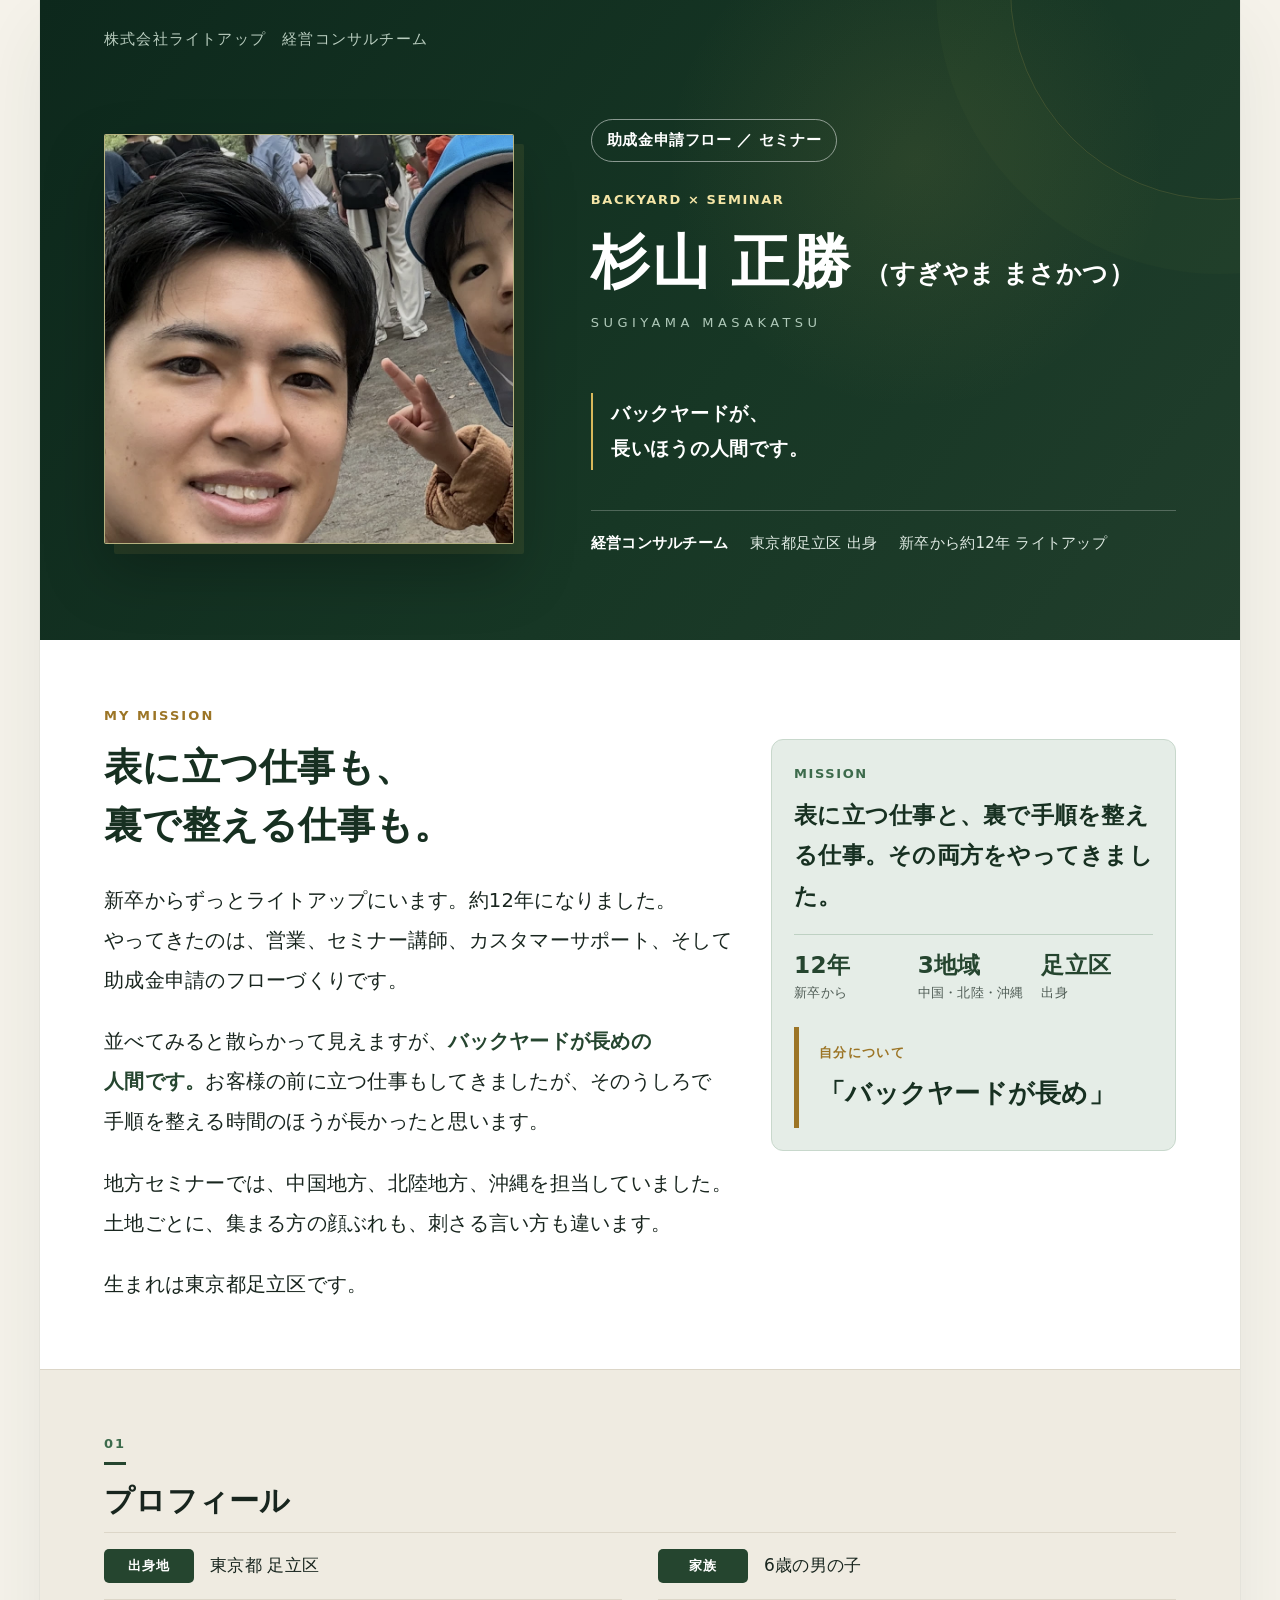
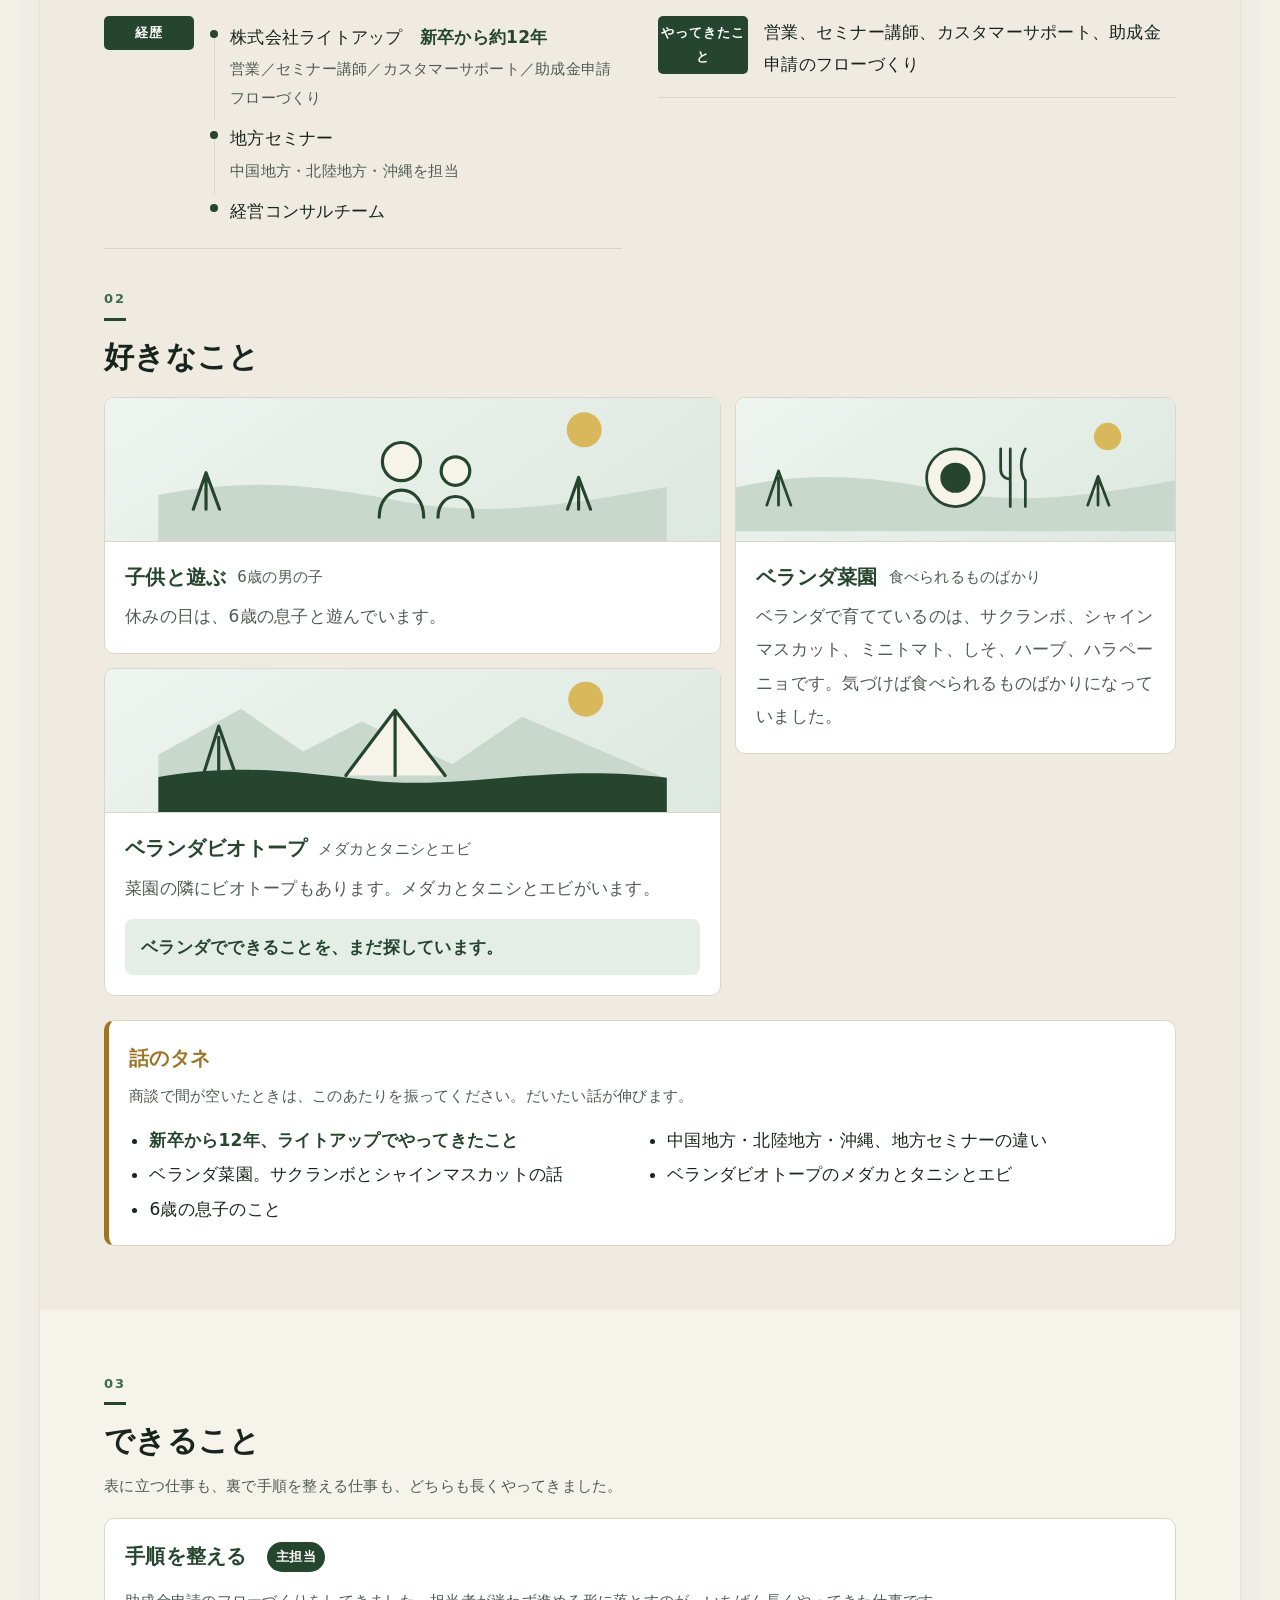
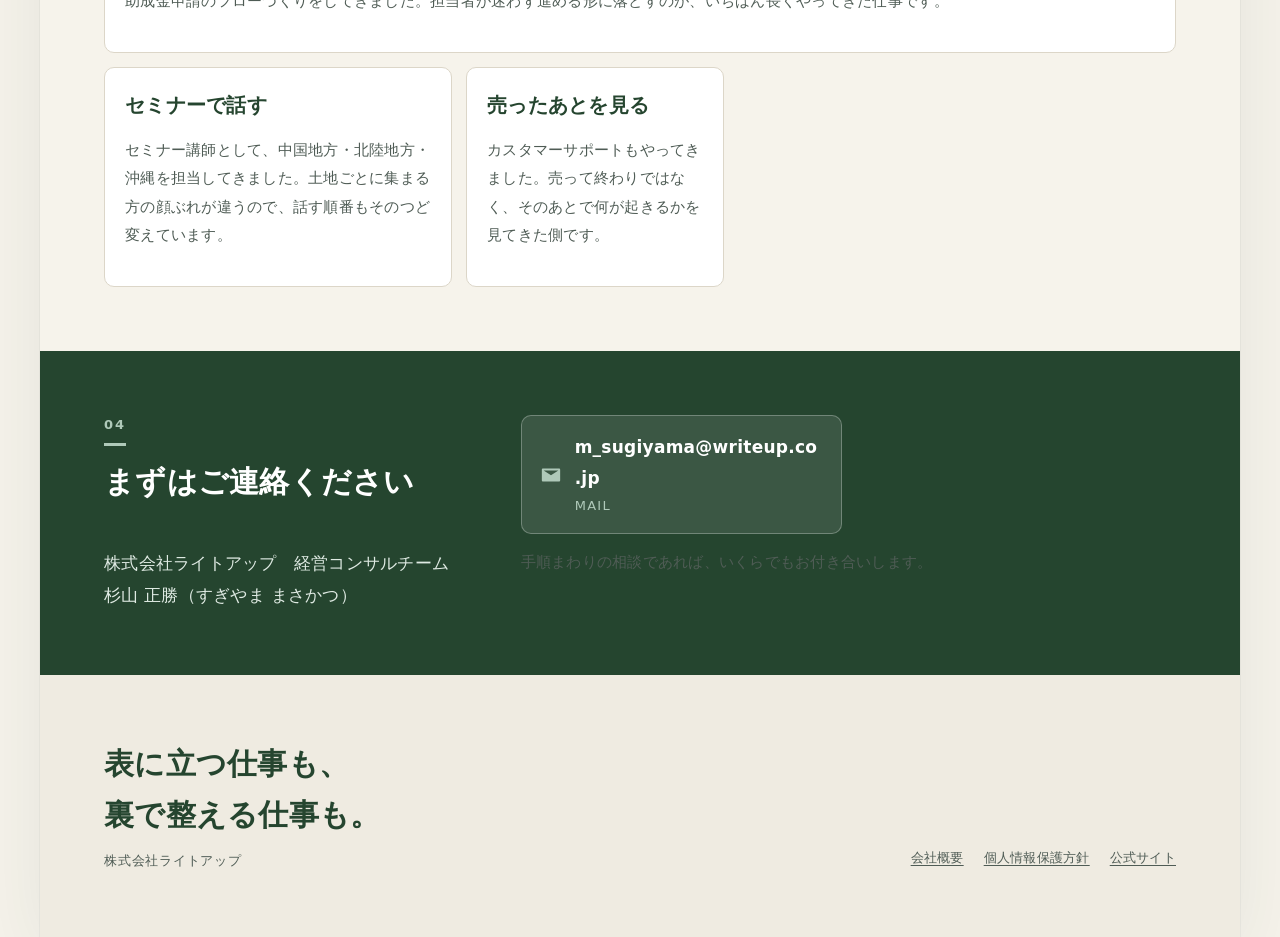
<file: sugiyama/index.html>
<!DOCTYPE html>
<html lang="ja">
<head>
<meta charset="UTF-8">
<meta name="viewport" content="width=device-width, initial-scale=1">
<title>杉山 正勝（すぎやま まさかつ）｜株式会社ライトアップ 経営コンサルチーム</title>
<meta name="description" content="新卒から約12年、営業・セミナー講師・カスタマーサポート・助成金申請フローづくり。経営コンサルチーム 杉山正勝のプロフィールです。">
<meta name="robots" content="noindex,nofollow">
<link rel="canonical" href="https://writeup-inc.github.io/members/sugiyama/">
<link rel="icon" href="data:image/svg+xml,%3Csvg xmlns='http://www.w3.org/2000/svg' viewBox='0 0 64 64'%3E%3Crect width='64' height='64' rx='14' fill='%2325452F'/%3E%3Cpath d='M14 16h36v8H36v26h-8V24H14z' fill='white'/%3E%3C/svg%3E">
<meta property="og:type" content="profile">
<meta property="og:title" content="杉山 正勝（すぎやま まさかつ）｜株式会社ライトアップ 経営コンサルチーム">
<meta property="og:description" content="表に立つ仕事も、裏で整える仕事も。新卒から12年、ライトアップにいます。">
<meta property="og:url" content="https://writeup-inc.github.io/members/sugiyama/">
<meta property="og:image" content="https://writeup-inc.github.io/members/sugiyama/profile-assets/main.jpg">
<meta name="theme-color" content="#25452F">
<style>
/* ===== lp-base：改行制御・最小文字サイズ・固定CTAの逃げ（削除しない） ===== */
h1, h2, h3, h4, h5,
.lead, .catch, .hero__title, .hero__catch, .lead__heading, [data-keep-phrase] {
  word-break: auto-phrase;
  line-break: strict;
  overflow-wrap: anywhere;
}
@supports not (word-break: auto-phrase) {
  h1, h2, h3, h4, h5,
  .lead, .catch, .hero__title, .hero__catch, .lead__heading, [data-keep-phrase] { word-break: normal; }
}
.nobr { white-space: nowrap; }
:root { --fs-min: 13px; }
small, .note, figcaption { font-size: var(--fs-min); line-height: 1.75; }
:root { --fixed-cta-h: 68px; }
body { padding-bottom: calc(var(--fixed-cta-h) + env(safe-area-inset-bottom, 0px)); }
*, *::before, *::after { box-sizing: border-box; }
img, svg, video, canvas, iframe { max-width: 100%; height: auto; }
main > *, section > *, .grid > *, .flex > * { min-width: 0; }
pre, table, .scroll-x { overflow-x: auto; max-width: 100%; }
</style>
<link rel="stylesheet" href="../assets/profile.css">
<style>
/* 写真の枠はここでは決めない。比率は profile.css が --ar から組む。
   以前はここで高さを216px固定していたが、どの写真も細長に切られて
   顔のドアップになっていたため撤去した */
.hero--nophoto .hero__inner{ grid-template-columns:1fr; }
@media (min-width:700px){
  .hero--nophoto{ grid-template-columns:1fr; min-height:460px; }
  .hero--nophoto .role, .hero--nophoto .hero__body,
  .hero--nophoto .hero__catch, .hero--nophoto .hero__meta{ grid-column:1; }
}
.card h3 .tag{ display:inline-block; margin-left:9px; padding:3px 9px; border-radius:999px;
  background:var(--green); color:#fff; font-size:13px; font-weight:700; letter-spacing:.04em; vertical-align:middle; }
.card__link{ margin:12px 0 0; font-size:14px; line-height:1.9; }
.card__link a{ color:var(--green); font-weight:700; text-underline-offset:3px; }
.card__link a:hover{ color:var(--gold); }
</style>
</head>
<body>
<div class="wrap">

  <header class="hero" id="hero">
    <div class="hero__top">
      <p class="hero__org">株式会社ライトアップ　<span class="nobr">経営コンサルチーム</span></p>
    </div>
    <p class="role"><span class="nobr">助成金申請フロー</span> ／ <span class="nobr">セミナー</span></p>
    <div class="hero__inner">
      <div class="ph photo-frame" data-ph="main.jpg">
        <img class="photo-main" src="profile-assets/main.jpg" width="900" height="900" alt="息子さんと写る杉山正勝">
      </div>
      <div class="hero__body">
        <p class="hero__kicker">BACKYARD × SEMINAR</p>
        <h1 class="hero__title">杉山 正勝<span class="nick">（すぎやま まさかつ）</span></h1>
        <p class="romaji">SUGIYAMA MASAKATSU</p>
      </div>
    </div>
    <p class="hero__catch">バックヤードが、<br>長いほうの人間です。</p>
    <p class="hero__meta">
      <span class="strong">経営コンサルチーム</span>
      <span>東京都足立区 出身</span>
      <span>新卒から約12年 ライトアップ</span>
    </p>
  </header>

  <div class="lead-box">
    <p class="lead__eyebrow">MY MISSION</p>
    <h2 class="lead__heading">表に立つ仕事も、<br>裏で整える仕事も。</h2>
    <div class="story-grid">
      <div class="story-copy">
        <p class="lead">新卒からずっとライトアップにいます。約12年になりました。やってきたのは、営業、セミナー講師、カスタマーサポート、そして助成金申請のフローづくりです。</p>
        <p class="lead">並べてみると散らかって見えますが、<b class="q">バックヤードが長めの人間です。</b>お客様の前に立つ仕事もしてきましたが、そのうしろで手順を整える時間のほうが長かったと思います。</p>
        <p class="lead">地方セミナーでは、中国地方、北陸地方、沖縄を担当していました。土地ごとに、集まる方の顔ぶれも、刺さる言い方も違います。</p>
        <p class="lead">生まれは東京都足立区です。</p>
      </div>
      <aside class="mission-card" aria-label="杉山 正勝の担当領域">
        <p class="mission-card__label">MISSION</p>
        <p class="mission-card__text">表に立つ仕事と、裏で手順を整える仕事。その両方をやってきました。</p>
        <dl class="story-facts">
          <div><dt>12年</dt><dd>新卒から</dd></div>
          <div><dt>3地域</dt><dd>中国・北陸・沖縄</dd></div>
          <div><dt>足立区</dt><dd>出身</dd></div>
        </dl>
        <blockquote class="quote">
          <p class="quote__label">自分について</p>
          <p class="quote__text">「バックヤードが長め」</p>
        </blockquote>
      </aside>
    </div>
  </div>

  <section class="person">
    <h2 class="sec-title">プロフィール</h2>
    <dl class="dl">
      <div><dt>出身地</dt><dd>東京都 足立区</dd></div>
      <div><dt>家族</dt><dd>6歳の男の子</dd></div>
      <div><dt>経歴</dt><dd>
        <ol class="career">
          <li>株式会社ライトアップ　<b>新卒から約12年</b><span>営業／セミナー講師／カスタマーサポート／助成金申請フローづくり</span></li>
          <li>地方セミナー<span>中国地方・北陸地方・沖縄を担当</span></li>
          <li>経営コンサルチーム</li>
        </ol>
      </dd></div>
      <div><dt>やってきたこと</dt><dd>営業、セミナー講師、カスタマーサポート、助成金申請のフローづくり</dd></div>
    </dl>

    <h2 class="sec-title sec-likes" style="margin-top:40px">好きなこと</h2>
    <div class="likes">
      <div class="likes__column">
        <div class="like">
          <div class="like__visual" aria-hidden="true">
            <svg viewBox="0 0 640 180"><circle class="gold" cx="536" cy="40" r="22"/>
<path class="soft" d="M0 122c122-24 212-10 306 8 102 19 190 8 334-18v68H0z"/>
<g transform="translate(256 34)"><circle class="paper" cx="50" cy="46" r="24"/><circle class="line" cx="50" cy="46" r="24"/>
<path class="line" d="M22 116c0-20 12-34 28-34s28 14 28 34"/>
<circle class="paper" cx="118" cy="58" r="18"/><circle class="line" cx="118" cy="58" r="18"/>
<path class="line" d="M96 116c0-16 10-26 22-26s22 10 22 26"/></g>
<path class="line" d="M60 140V102m-16 38 16-46 17 46m452 0v-32m-14 32 14-40 15 40"/></svg>
          </div>
          <div class="like__text">
            <h3>
              子供と遊ぶ <em>6歳の男の子</em>
            </h3>
            <p>休みの日は、6歳の息子と遊んでいます。</p>
          </div>
        </div>
        <div class="like">
          <div class="like__visual" aria-hidden="true">
            <svg viewBox="0 0 640 180"><circle class="gold" cx="538" cy="38" r="22"/>
<path class="soft" d="M0 108 104 50l78 54 74-38 114 54 88-60 182 78v42H0z"/>
<path class="deep" d="M0 136c96-18 178-6 264 4 118 14 224-22 376-3v43H0z"/>
<path class="paper" d="m236 134 62-82 63 82z"/><path class="line" d="m236 134 62-82 63 82m-63-82v82"/>
<path class="line" d="M76 138V86m-21 52 21-66 23 66"/></svg>
          </div>
          <div class="like__text">
            <h3>
              ベランダビオトープ <em>メダカとタニシとエビ</em>
            </h3>
            <p>菜園の隣にビオトープもあります。メダカとタニシとエビがいます。</p>
          <span class="ask">ベランダでできることを、まだ探しています。</span>
          </div>
        </div>
      </div>
      <div class="likes__column">
        <div class="like">
          <div class="like__visual" aria-hidden="true">
            <svg viewBox="0 0 640 180"><circle class="gold" cx="542" cy="42" r="20"/>
<path class="soft" d="M0 116c126-28 216-12 312 6 100 19 188 9 328-16v74H0z"/>
<g transform="translate(250 40)"><circle class="paper" cx="70" cy="62" r="42"/><circle class="line" cx="70" cy="62" r="42"/>
<circle class="deep" cx="70" cy="62" r="22"/><path class="line" d="M150 20v84m-14-84v30c0 8 6 14 14 14"/>
<path class="line" d="M172 20c-8 14-8 34 0 46v38"/></g>
<path class="line" d="M62 142v-40m-17 40 17-50 18 50m448 0v-34m-15 34 15-42 16 42"/></svg>
          </div>
          <div class="like__text">
            <h3>
              ベランダ菜園 <em>食べられるものばかり</em>
            </h3>
            <p>ベランダで育てているのは、サクランボ、シャインマスカット、ミニトマト、しそ、ハーブ、ハラペーニョです。気づけば食べられるものばかりになっていました。</p>
          </div>
        </div>
      </div>
    </div>

    <div class="seeds">
      <h3>話のタネ</h3>
      <p class="sec-sub">商談で間が空いたときは、このあたりを振ってください。だいたい話が伸びます。</p>
      <ul>
        <li><b>新卒から12年、ライトアップでやってきたこと</b></li>
        <li>中国地方・北陸地方・沖縄、地方セミナーの違い</li>
        <li>ベランダ菜園。サクランボとシャインマスカットの話</li>
        <li>ベランダビオトープのメダカとタニシとエビ</li>
        <li>6歳の息子のこと</li>
      </ul>
    </div>
  </section>

  <section>
    <h2 class="sec-title">できること</h2>
    <p class="sec-sub">表に立つ仕事も、裏で手順を整える仕事も、どちらも長くやってきました。</p>
    <div class="cards">
      <div class="card">
        <h3>手順を整える<span class="tag">主担当</span></h3>
        <p class="card__note">助成金申請のフローづくりをしてきました。担当者が迷わず進める形に落とすのが、いちばん長くやってきた仕事です。</p>
      </div>
      <div class="card">
        <h3>セミナーで話す</h3>
        <p class="card__note">セミナー講師として、中国地方・北陸地方・沖縄を担当してきました。土地ごとに集まる方の顔ぶれが違うので、話す順番もそのつど変えています。</p>
      </div>
      <div class="card">
        <h3>売ったあとを見る</h3>
        <p class="card__note">カスタマーサポートもやってきました。売って終わりではなく、そのあとで何が起きるかを見てきた側です。</p>
      </div>
    </div>
  </section>

  <section class="contact">
    <h2 class="sec-title">まずはご連絡ください</h2>
    <p class="sec-sub">手順まわりの相談であれば、いくらでもお付き合いします。</p>
    <p class="contact__org">株式会社ライトアップ　経営コンサルチーム<br>杉山 正勝（すぎやま まさかつ）</p>
    <div class="contact__list">
      <a href="mailto:m_sugiyama@writeup.co.jp">
        <svg viewBox="0 0 24 24" aria-hidden="true"><path d="M3 5h18c.6 0 1 .4 1 1v12c0 .6-.4 1-1 1H3c-.6 0-1-.4-1-1V6c0-.6.4-1 1-1zm9 7.2L20 7H4l8 5.2z"/></svg>
        <span>m_sugiyama@writeup.co.jp<small>MAIL</small></span>
      </a>
    </div>
  </section>

  <div class="foot">
    <p>表に立つ仕事も、<br>裏で整える仕事も。</p>
    <small>株式会社ライトアップ</small>
    <ul class="foot__links">
      <li><a href="https://www.writeup.co.jp/company/company.html">会社概要</a></li>
      <li><a href="https://www.writeup.co.jp/privacy/">個人情報保護方針</a></li>
      <li><a href="https://www.writeup.co.jp/">公式サイト</a></li>
    </ul>
  </div>
</div>

<nav class="cta" id="cta" aria-label="問い合わせ" aria-hidden="true" inert>
  <a href="mailto:m_sugiyama@writeup.co.jp">メールする</a>
</nav>

<script>
document.querySelectorAll('.ph > img').forEach(function (img) {
  var mark = function () { img.parentNode.classList.add('is-loaded'); };
  if (img.complete && img.naturalWidth > 0) { mark(); }
  img.addEventListener('load', function () { if (img.naturalWidth > 0) mark(); });
  img.addEventListener('error', function () { img.style.visibility = 'hidden'; });
});
(function () {
  var hero = document.getElementById('hero');
  var cta = document.getElementById('cta');
  var contact = document.querySelector('.contact');
  if (!hero || !cta || !contact) { return; }
  if (!('IntersectionObserver' in window)) {
    cta.classList.add('is-on'); cta.removeAttribute('inert');
    cta.setAttribute('aria-hidden', 'false'); return;
  }
  var visible = { hero: true, contact: false };
  var update = function () {
    var show = !visible.hero && !visible.contact;
    cta.classList.toggle('is-on', show);
    cta.toggleAttribute('inert', !show);
    cta.setAttribute('aria-hidden', show ? 'false' : 'true');
  };
  var observer = new IntersectionObserver(function (es) {
    es.forEach(function (entry) {
      visible[entry.target === hero ? 'hero' : 'contact'] = entry.isIntersecting;
    });
    update();
  }, { threshold: 0 });
  observer.observe(hero); observer.observe(contact);
})();
</script>
</body>
</html>
</file>
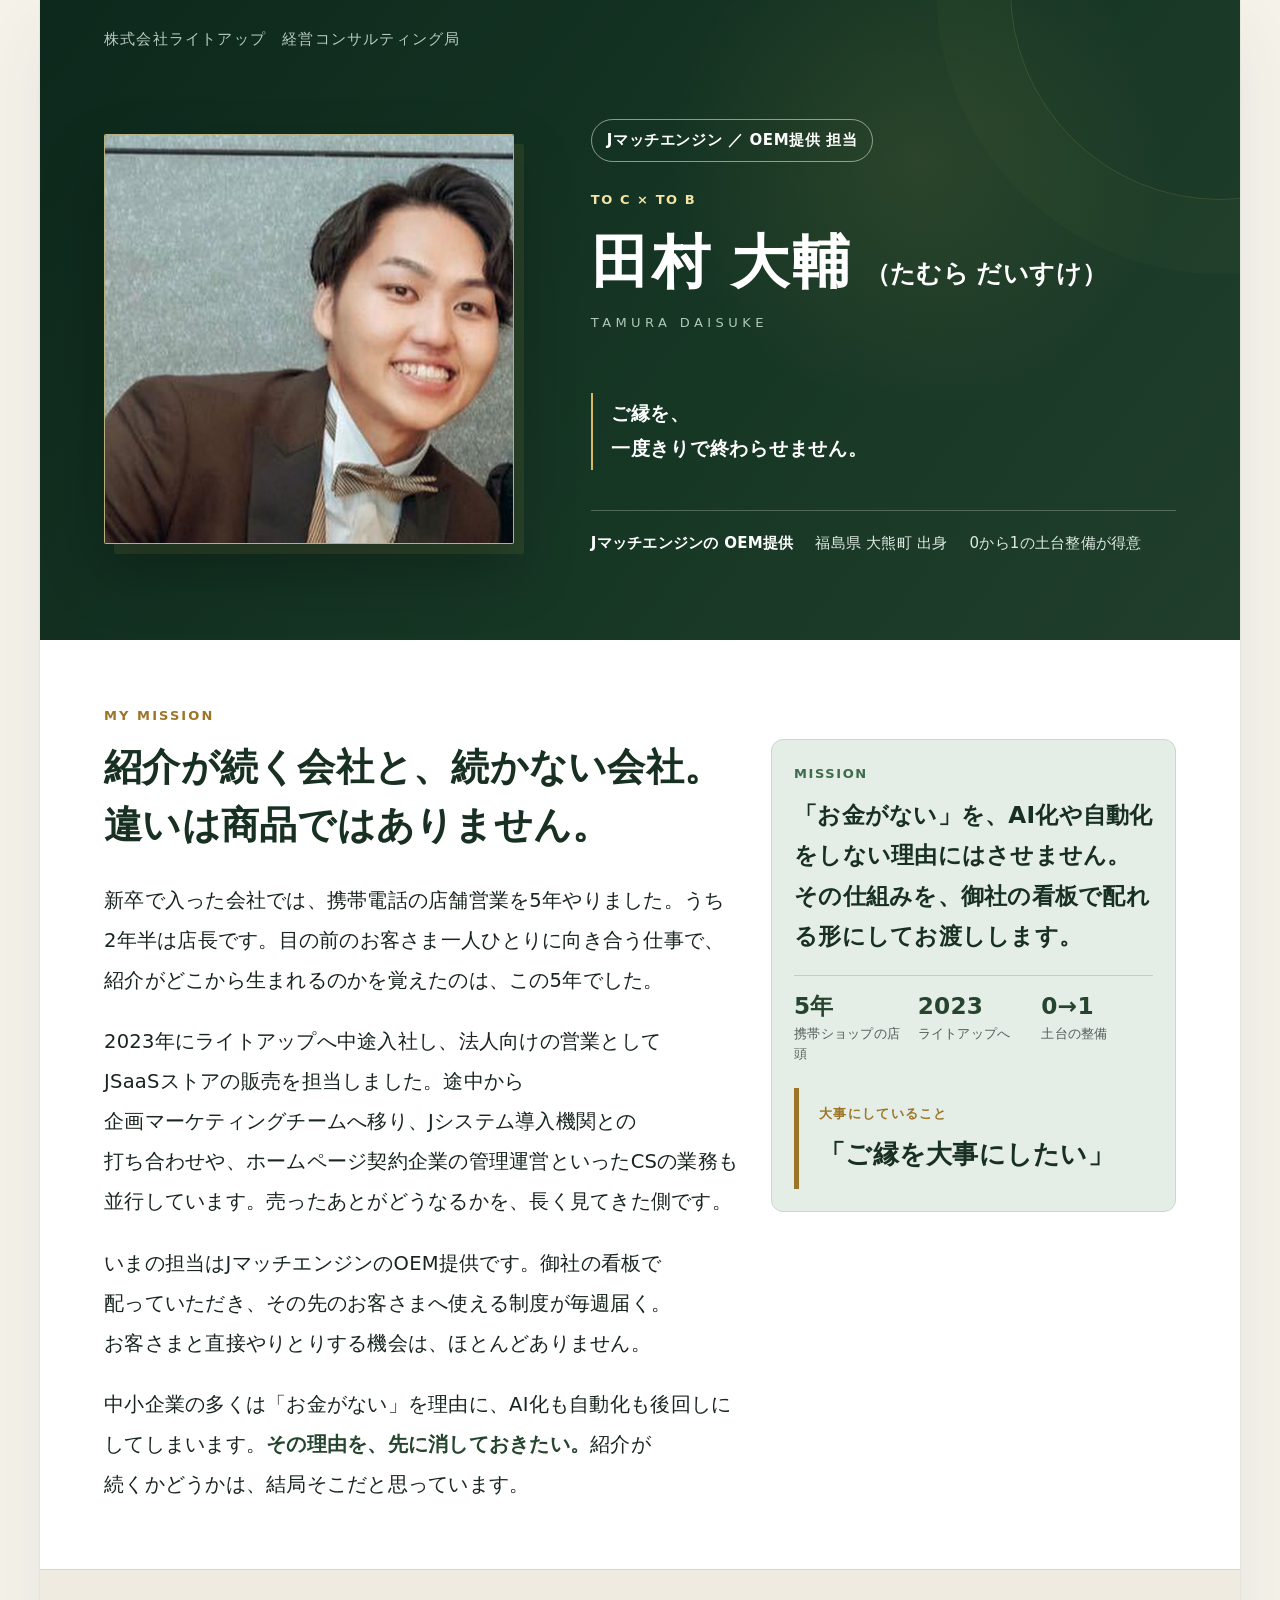
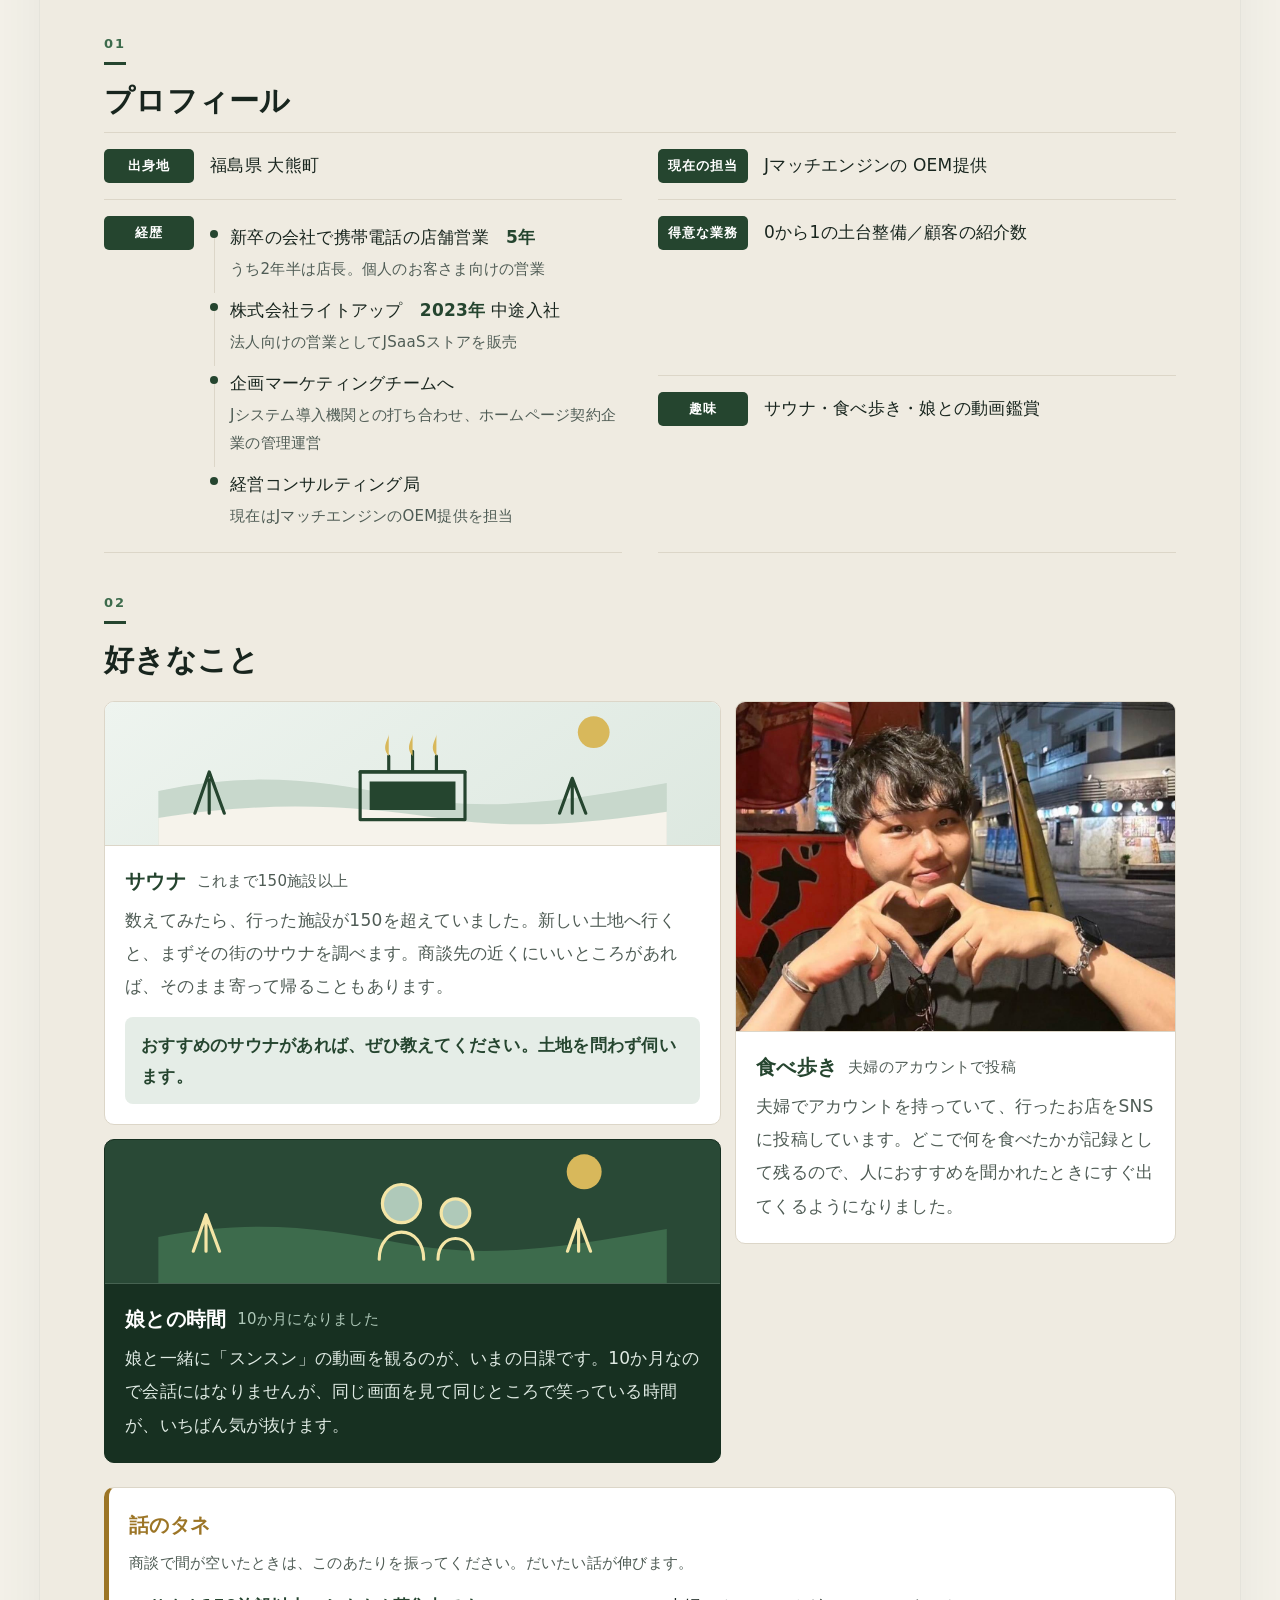
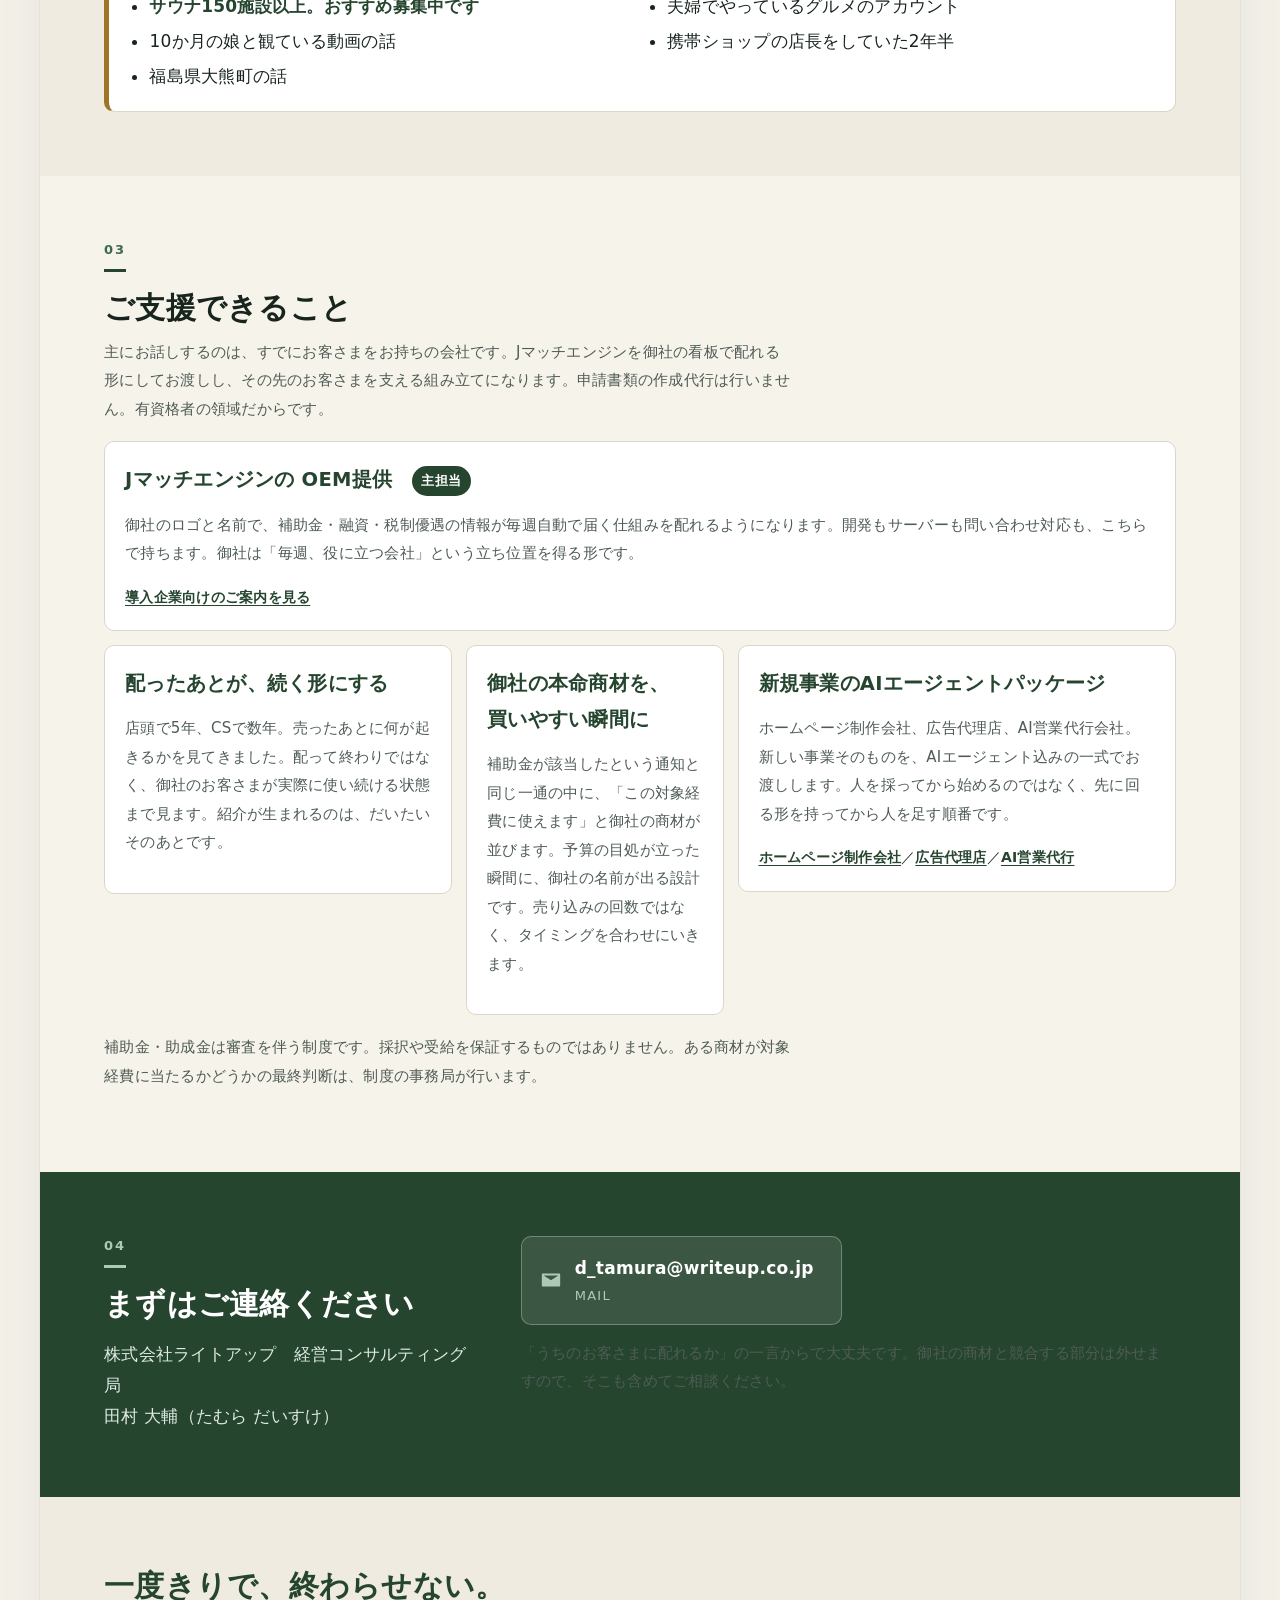
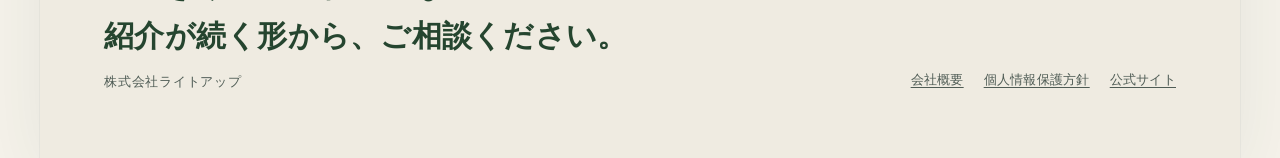
<file: tamura/index.html>
<!DOCTYPE html>
<html lang="ja">
<head>
<meta charset="UTF-8">
<meta name="viewport" content="width=device-width, initial-scale=1">
<title>田村 大輔（たむら だいすけ）｜株式会社ライトアップ 経営コンサルティング局</title>
<meta name="description" content="紹介が続く形をつくる。JマッチエンジンのOEM提供を担当する、株式会社ライトアップ 田村大輔のプロフィールです。">
<meta name="robots" content="noindex,nofollow">
<link rel="canonical" href="https://writeup-inc.github.io/members/tamura/">
<link rel="icon" href="data:image/svg+xml,%3Csvg xmlns='http://www.w3.org/2000/svg' viewBox='0 0 64 64'%3E%3Crect width='64' height='64' rx='14' fill='%2325452F'/%3E%3Cpath d='M14 16h36v8H36v26h-8V24H14z' fill='white'/%3E%3C/svg%3E">
<meta property="og:type" content="profile">
<meta property="og:title" content="田村 大輔（たむら だいすけ）｜株式会社ライトアップ 経営コンサルティング局">
<meta property="og:description" content="携帯ショップの店頭で5年。売って終わりにしない形を、いまはOEMでつくっています。">
<meta property="og:url" content="https://writeup-inc.github.io/members/tamura/">
<meta property="og:image" content="https://writeup-inc.github.io/members/tamura/profile-assets/main.jpg">
<meta name="theme-color" content="#25452F">
<style>
/* ===== lp-base：改行制御・最小文字サイズ・固定CTAの逃げ（削除しない） ===== */
h1, h2, h3, h4, h5,
.lead, .catch, .hero__title, .hero__catch, .lead__heading, [data-keep-phrase] {
  word-break: auto-phrase;
  line-break: strict;
  overflow-wrap: anywhere;
}
@supports not (word-break: auto-phrase) {
  h1, h2, h3, h4, h5,
  .lead, .catch, .hero__title, .hero__catch, .lead__heading, [data-keep-phrase] { word-break: normal; }
}
.nobr { white-space: nowrap; }
:root { --fs-min: 13px; }
small, .note, figcaption { font-size: var(--fs-min); line-height: 1.75; }
:root { --fixed-cta-h: 68px; }
body { padding-bottom: calc(var(--fixed-cta-h) + env(safe-area-inset-bottom, 0px)); }
*, *::before, *::after { box-sizing: border-box; }
img, svg, video, canvas, iframe { max-width: 100%; height: auto; }
main > *, section > *, .grid > *, .flex > * { min-width: 0; }
pre, table, .scroll-x { overflow-x: auto; max-width: 100%; }
</style>
<link rel="stylesheet" href="../assets/profile.css">
<style>
/* 写真の枠はここでは決めない。比率は profile.css が --ar から組む。
   以前はここで高さを216px固定していたが、どの写真も細長に切られて
   顔のドアップになっていたため撤去した */
.hero--nophoto .hero__inner{ grid-template-columns:1fr; }
@media (min-width:700px){
  .hero--nophoto{ grid-template-columns:1fr; min-height:460px; }
  .hero--nophoto .role, .hero--nophoto .hero__body,
  .hero--nophoto .hero__catch, .hero--nophoto .hero__meta{ grid-column:1; }
}
.card h3 .tag{ display:inline-block; margin-left:9px; padding:3px 9px; border-radius:999px;
  background:var(--green); color:#fff; font-size:13px; font-weight:700; letter-spacing:.04em; vertical-align:middle; }
.card__link{ margin:12px 0 0; font-size:14px; line-height:1.9; }
.card__link a{ color:var(--green); font-weight:700; text-underline-offset:3px; }
.card__link a:hover{ color:var(--gold); }
</style>
</head>
<body>
<div class="wrap">

  <header class="hero" id="hero">
    <div class="hero__top">
      <p class="hero__org">株式会社ライトアップ　<span class="nobr">経営コンサルティング局</span></p>
    </div>
    <p class="role"><span class="nobr">Jマッチエンジン</span> ／ <span class="nobr">OEM提供 担当</span></p>
    <div class="hero__inner">
      <div class="ph photo-frame" data-ph="main.jpg">
        <img class="photo-main" src="profile-assets/main.jpg" width="800" height="800" alt="正装で笑う田村大輔">
      </div>
      <div class="hero__body">
        <p class="hero__kicker">TO C × TO B</p>
        <h1 class="hero__title">田村 大輔<span class="nick">（たむら だいすけ）</span></h1>
        <p class="romaji">TAMURA DAISUKE</p>
      </div>
    </div>
    <p class="hero__catch">ご縁を、<br>一度きりで終わらせません。</p>
    <p class="hero__meta">
      <span class="strong">Jマッチエンジンの OEM提供</span>
      <span>福島県 大熊町 出身</span>
      <span>0から1の土台整備が得意</span>
    </p>
  </header>

  <div class="lead-box">
    <p class="lead__eyebrow">MY MISSION</p>
    <h2 class="lead__heading">紹介が続く会社と、続かない会社。<br>違いは商品ではありません。</h2>
    <div class="story-grid">
      <div class="story-copy">
        <p class="lead">新卒で入った会社では、携帯電話の店舗営業を5年やりました。うち2年半は店長です。目の前のお客さま一人ひとりに向き合う仕事で、紹介がどこから生まれるのかを覚えたのは、この5年でした。</p>
        <p class="lead">2023年にライトアップへ中途入社し、法人向けの営業としてJSaaSストアの販売を担当しました。途中から企画マーケティングチームへ移り、Jシステム導入機関との打ち合わせや、ホームページ契約企業の管理運営といったCSの業務も並行しています。売ったあとがどうなるかを、長く見てきた側です。</p>
        <p class="lead">いまの担当はJマッチエンジンのOEM提供です。御社の看板で配っていただき、その先のお客さまへ使える制度が毎週届く。お客さまと直接やりとりする機会は、ほとんどありません。</p>
        <p class="lead">中小企業の多くは「お金がない」を理由に、AI化も自動化も後回しにしてしまいます。<b class="q">その理由を、先に消しておきたい。</b>紹介が続くかどうかは、結局そこだと思っています。</p>
      </div>
      <aside class="mission-card" aria-label="田村 大輔の担当領域">
        <p class="mission-card__label">MISSION</p>
        <p class="mission-card__text">「お金がない」を、AI化や自動化をしない理由にはさせません。その仕組みを、御社の看板で配れる形にしてお渡しします。</p>
        <dl class="story-facts">
          <div><dt>5年</dt><dd>携帯ショップの店頭</dd></div>
          <div><dt>2023</dt><dd>ライトアップへ</dd></div>
          <div><dt>0→1</dt><dd>土台の整備</dd></div>
        </dl>
        <blockquote class="quote">
          <p class="quote__label">大事にしていること</p>
          <p class="quote__text">「ご縁を大事にしたい」</p>
        </blockquote>
      </aside>
    </div>
  </div>

  <section class="person">
    <h2 class="sec-title">プロフィール</h2>
    <dl class="dl">
      <div><dt>出身地</dt><dd>福島県 大熊町</dd></div>
      <div><dt>現在の担当</dt><dd>Jマッチエンジンの OEM提供</dd></div>
      <div><dt>経歴</dt><dd>
        <ol class="career">
          <li>新卒の会社で携帯電話の店舗営業　<b>5年</b><span>うち2年半は店長。個人のお客さま向けの営業</span></li>
          <li>株式会社ライトアップ　<b>2023年</b> 中途入社<span>法人向けの営業としてJSaaSストアを販売</span></li>
          <li>企画マーケティングチームへ<span>Jシステム導入機関との打ち合わせ、ホームページ契約企業の管理運営</span></li>
          <li>経営コンサルティング局<span>現在はJマッチエンジンのOEM提供を担当</span></li>
        </ol>
      </dd></div>
      <div><dt>得意な業務</dt><dd>0から1の土台整備／顧客の紹介数</dd></div>
      <div><dt>趣味</dt><dd>サウナ・食べ歩き・娘との動画鑑賞</dd></div>
    </dl>

    <h2 class="sec-title sec-likes" style="margin-top:40px">好きなこと</h2>
    <div class="likes">
      <div class="likes__column">
        <div class="like">
          <div class="like__visual" aria-hidden="true">
            <svg viewBox="0 0 640 180"><circle class="gold" cx="548" cy="38" r="20"/>
<path class="soft" d="M0 112c120-26 208-12 302 6 104 20 194 10 338-16v78H0z"/>
<path class="paper" d="M0 146c134-22 244-16 352 0 88 13 168 10 288-8v42H0z"/>
<g transform="translate(238 30)"><path class="line" d="M16 118h132V58H16z"/><path class="deep" d="M28 70h108v36H28z"/>
<path class="line" d="M16 58h132M52 58V38m30 20V32m30 26V38"/>
<path class="gold" d="M52 38c-10-12 0-20 0-28m30 28c-10-12 0-20 0-28m30 28c-10-12 0-20 0-28"/></g>
<path class="line" d="M64 140V98m-18 42 18-52 19 52m438 0v-38m-16 38 16-44 17 44"/></svg>
          </div>
          <div class="like__text">
            <h3>
              サウナ <em>これまで150施設以上</em>
            </h3>
            <p>数えてみたら、行った施設が150を超えていました。新しい土地へ行くと、まずその街のサウナを調べます。商談先の近くにいいところがあれば、そのまま寄って帰ることもあります。</p>
          <span class="ask">おすすめのサウナがあれば、ぜひ教えてください。土地を問わず伺います。</span>
          </div>
        </div>
        <div class="like like--home">
          <div class="like__visual" aria-hidden="true">
            <svg viewBox="0 0 640 180"><circle class="gold" cx="536" cy="40" r="22"/>
<path class="soft" d="M0 122c122-24 212-10 306 8 102 19 190 8 334-18v68H0z"/>
<g transform="translate(256 34)"><circle class="paper" cx="50" cy="46" r="24"/><circle class="line" cx="50" cy="46" r="24"/>
<path class="line" d="M22 116c0-20 12-34 28-34s28 14 28 34"/>
<circle class="paper" cx="118" cy="58" r="18"/><circle class="line" cx="118" cy="58" r="18"/>
<path class="line" d="M96 116c0-16 10-26 22-26s22 10 22 26"/></g>
<path class="line" d="M60 140V102m-16 38 16-46 17 46m452 0v-32m-14 32 14-40 15 40"/></svg>
          </div>
          <div class="like__text">
            <h3>
              娘との時間 <em>10か月になりました</em>
            </h3>
            <p>娘と一緒に「スンスン」の動画を観るのが、いまの日課です。10か月なので会話にはなりませんが、同じ画面を見て同じところで笑っている時間が、いちばん気が抜けます。</p>
          </div>
        </div>
      </div>
      <div class="likes__column">
        <div class="like like--wide">
          <div class="like__visual is-photo" style="--ar:1200/904">
            <img src="profile-assets/food.jpg" width="1200" height="904" decoding="async" alt="屋台の席で写真におさまる田村大輔">
          </div>
          <div class="like__text">
            <h3>
              食べ歩き <em>夫婦のアカウントで投稿</em>
            </h3>
            <p>夫婦でアカウントを持っていて、行ったお店をSNSに投稿しています。どこで何を食べたかが記録として残るので、人におすすめを聞かれたときにすぐ出てくるようになりました。</p>
          </div>
        </div>
      </div>
    </div>

    <div class="seeds">
      <h3>話のタネ</h3>
      <p class="sec-sub">商談で間が空いたときは、このあたりを振ってください。だいたい話が伸びます。</p>
      <ul>
        <li><b>サウナ150施設以上。おすすめ募集中です</b></li>
        <li>夫婦でやっているグルメのアカウント</li>
        <li>10か月の娘と観ている動画の話</li>
        <li>携帯ショップの店長をしていた2年半</li>
        <li>福島県大熊町の話</li>
      </ul>
    </div>
  </section>

  <section>
    <h2 class="sec-title">ご支援できること</h2>
    <p class="sec-sub">主にお話しするのは、すでにお客さまをお持ちの会社です。Jマッチエンジンを御社の看板で配れる形にしてお渡しし、その先のお客さまを支える組み立てになります。申請書類の作成代行は行いません。有資格者の領域だからです。</p>
    <div class="cards">
      <div class="card">
        <h3>Jマッチエンジンの OEM提供<span class="tag">主担当</span></h3>
        <p class="card__note">御社のロゴと名前で、補助金・融資・税制優遇の情報が毎週自動で届く仕組みを配れるようになります。開発もサーバーも問い合わせ対応も、こちらで持ちます。御社は「毎週、役に立つ会社」という立ち位置を得る形です。</p>
        <p class="card__link"><a href="https://j-match-engine.vercel.app/">導入企業向けのご案内を見る</a></p>
      </div>
      <div class="card">
        <h3>配ったあとが、続く形にする</h3>
        <p class="card__note">店頭で5年、CSで数年。売ったあとに何が起きるかを見てきました。配って終わりではなく、御社のお客さまが実際に使い続ける状態まで見ます。紹介が生まれるのは、だいたいそのあとです。</p>
      </div>
      <div class="card">
        <h3>御社の本命商材を、買いやすい瞬間に</h3>
        <p class="card__note">補助金が該当したという通知と同じ一通の中に、「この対象経費に使えます」と御社の商材が並びます。予算の目処が立った瞬間に、御社の名前が出る設計です。売り込みの回数ではなく、タイミングを合わせにいきます。</p>
      </div>
      <div class="card">
        <h3>新規事業のAIエージェントパッケージ</h3>
        <p class="card__note">ホームページ制作会社、広告代理店、AI営業代行会社。新しい事業そのものを、AIエージェント込みの一式でお渡しします。人を採ってから始めるのではなく、先に回る形を持ってから人を足す順番です。</p>
        <p class="card__link"><a href="https://writeup-inc.github.io/saas/web-agency-kit/">ホームページ制作会社</a>／<a href="https://writeup-inc.github.io/saas/ai-ad-agency-pack/">広告代理店</a>／<a href="https://writeup-inc.github.io/saas/ai-sales-agency-starter/">AI営業代行</a></p>
      </div>
    </div>
    <p class="sec-sub" style="margin-top:18px">補助金・助成金は審査を伴う制度です。採択や受給を保証するものではありません。ある商材が対象経費に当たるかどうかの最終判断は、制度の事務局が行います。</p>
  </section>

  <section class="contact">
    <h2 class="sec-title">まずはご連絡ください</h2>
    <p class="sec-sub">「うちのお客さまに配れるか」の一言からで大丈夫です。御社の商材と競合する部分は外せますので、そこも含めてご相談ください。</p>
    <p class="contact__org">株式会社ライトアップ　経営コンサルティング局<br>田村 大輔（たむら だいすけ）</p>
    <div class="contact__list">
      <a href="mailto:d_tamura@writeup.co.jp">
        <svg viewBox="0 0 24 24" aria-hidden="true"><path d="M3 5h18c.6 0 1 .4 1 1v12c0 .6-.4 1-1 1H3c-.6 0-1-.4-1-1V6c0-.6.4-1 1-1zm9 7.2L20 7H4l8 5.2z"/></svg>
        <span>d_tamura@writeup.co.jp<small>MAIL</small></span>
      </a>
    </div>
  </section>

  <div class="foot">
    <p>一度きりで、終わらせない。<br>紹介が続く形から、ご相談ください。</p>
    <small>株式会社ライトアップ</small>
    <ul class="foot__links">
      <li><a href="https://www.writeup.co.jp/company/company.html">会社概要</a></li>
      <li><a href="https://www.writeup.co.jp/privacy/">個人情報保護方針</a></li>
      <li><a href="https://www.writeup.co.jp/">公式サイト</a></li>
    </ul>
  </div>
</div>

<nav class="cta" id="cta" aria-label="問い合わせ" aria-hidden="true" inert>
  <a href="mailto:d_tamura@writeup.co.jp">メールする</a>
</nav>

<script>
document.querySelectorAll('.ph > img').forEach(function (img) {
  var mark = function () { img.parentNode.classList.add('is-loaded'); };
  if (img.complete && img.naturalWidth > 0) { mark(); }
  img.addEventListener('load', function () { if (img.naturalWidth > 0) mark(); });
  img.addEventListener('error', function () { img.style.visibility = 'hidden'; });
});
(function () {
  var hero = document.getElementById('hero');
  var cta = document.getElementById('cta');
  var contact = document.querySelector('.contact');
  if (!hero || !cta || !contact) { return; }
  if (!('IntersectionObserver' in window)) {
    cta.classList.add('is-on'); cta.removeAttribute('inert');
    cta.setAttribute('aria-hidden', 'false'); return;
  }
  var visible = { hero: true, contact: false };
  var update = function () {
    var show = !visible.hero && !visible.contact;
    cta.classList.toggle('is-on', show);
    cta.toggleAttribute('inert', !show);
    cta.setAttribute('aria-hidden', show ? 'false' : 'true');
  };
  var observer = new IntersectionObserver(function (es) {
    es.forEach(function (entry) {
      visible[entry.target === hero ? 'hero' : 'contact'] = entry.isIntersecting;
    });
    update();
  }, { threshold: 0 });
  observer.observe(hero); observer.observe(contact);
})();
</script>
</body>
</html>
</file>
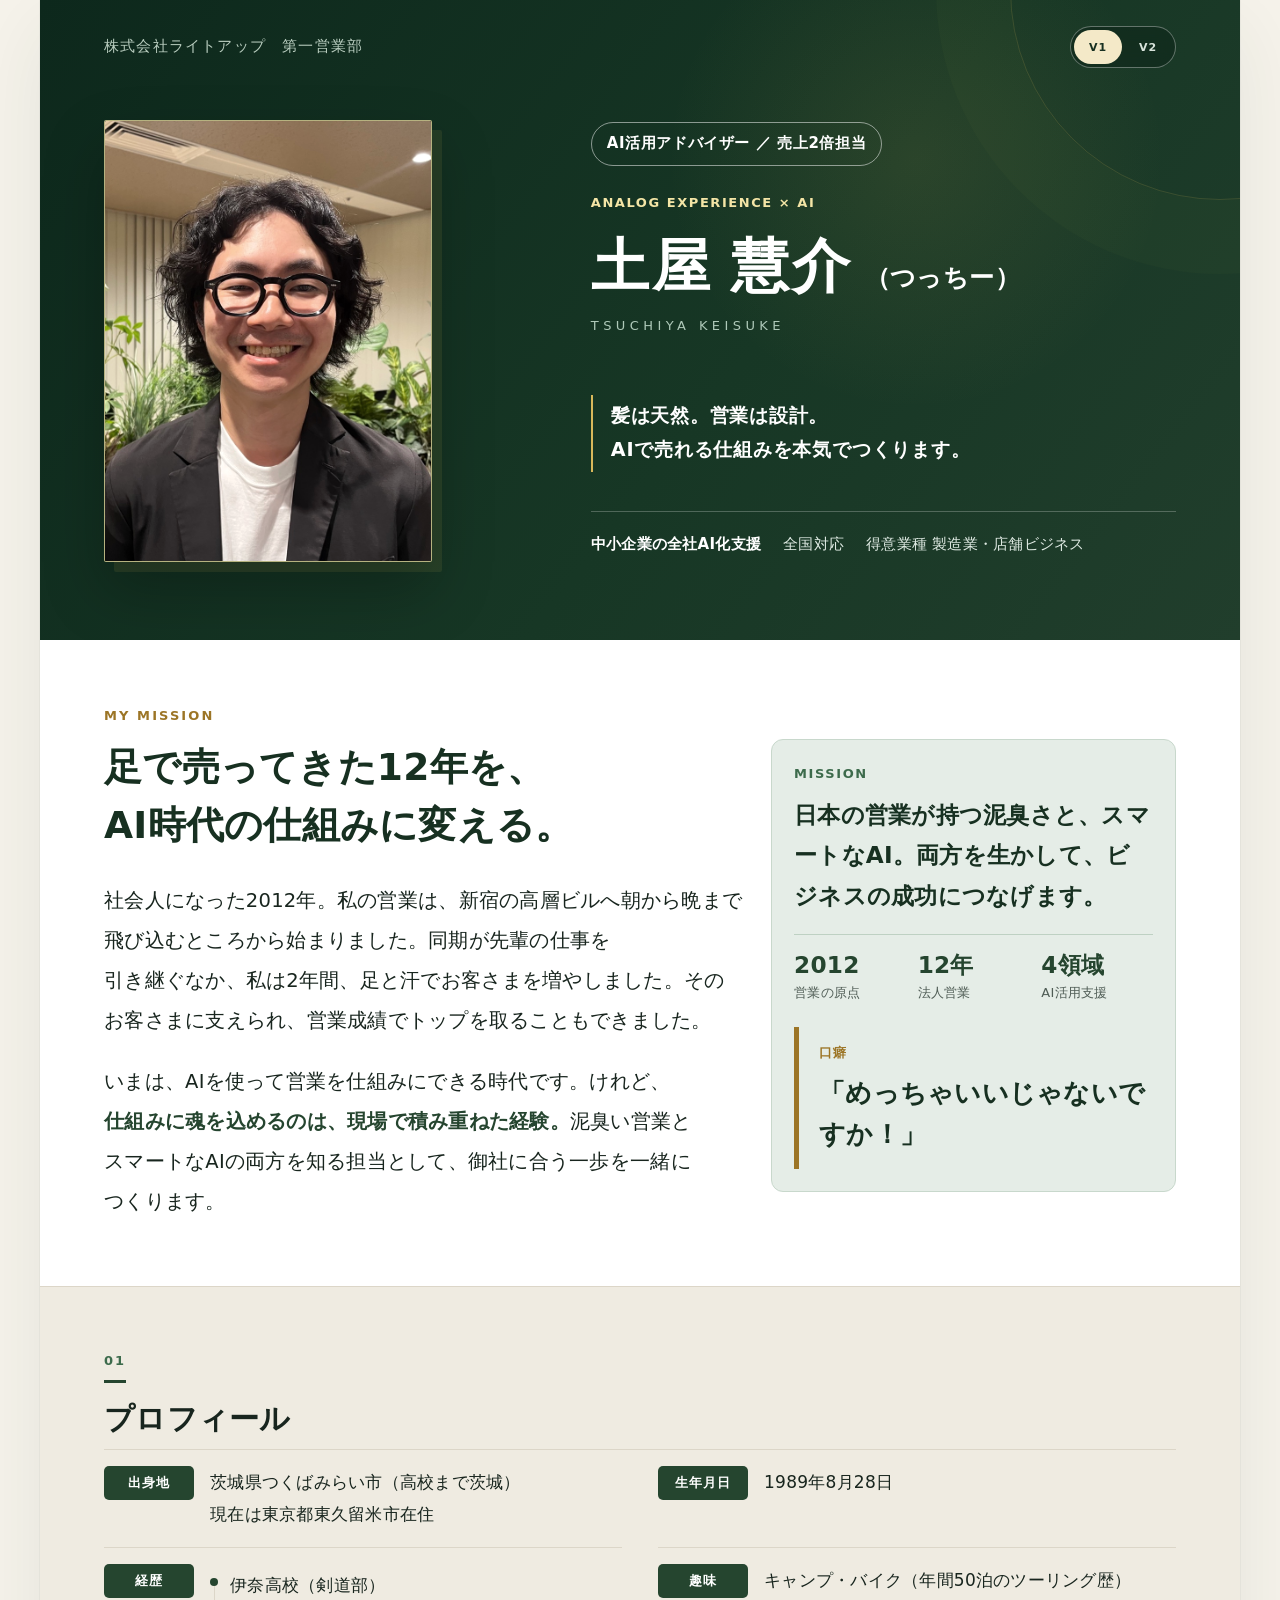
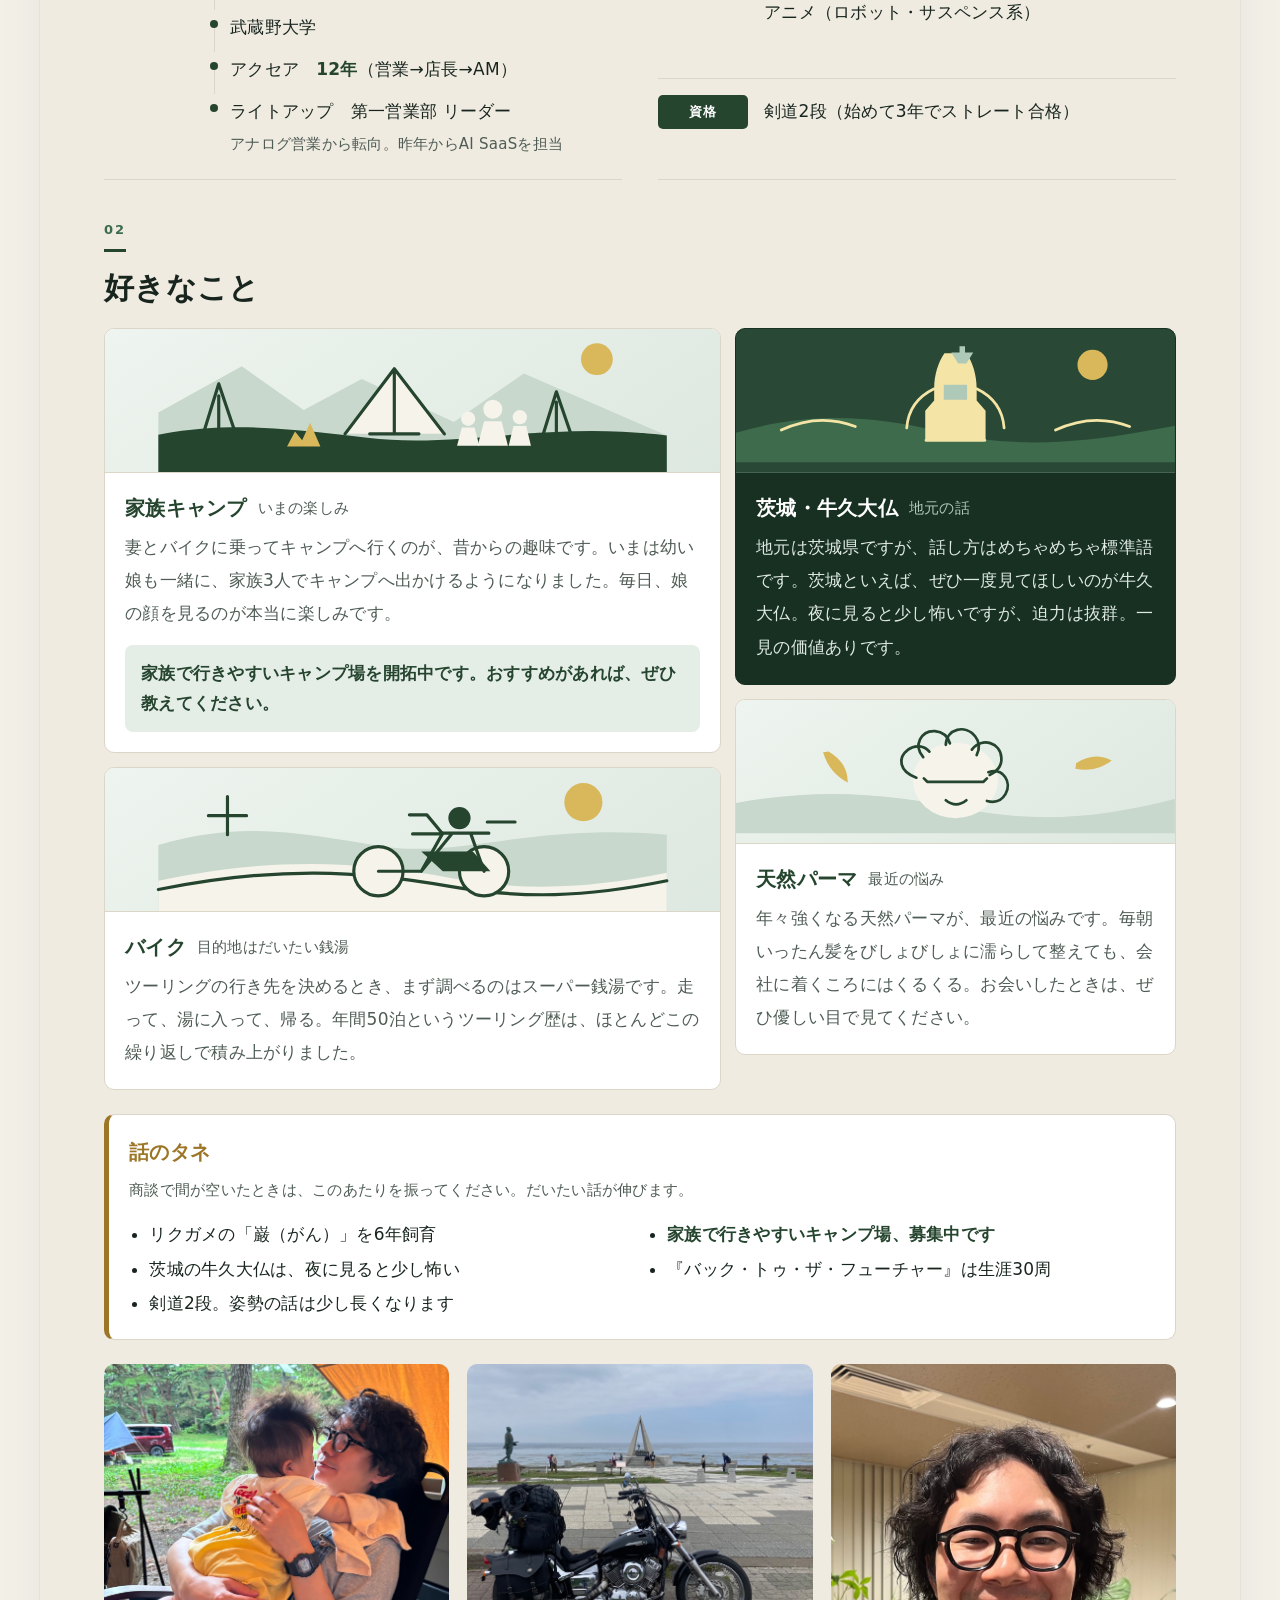
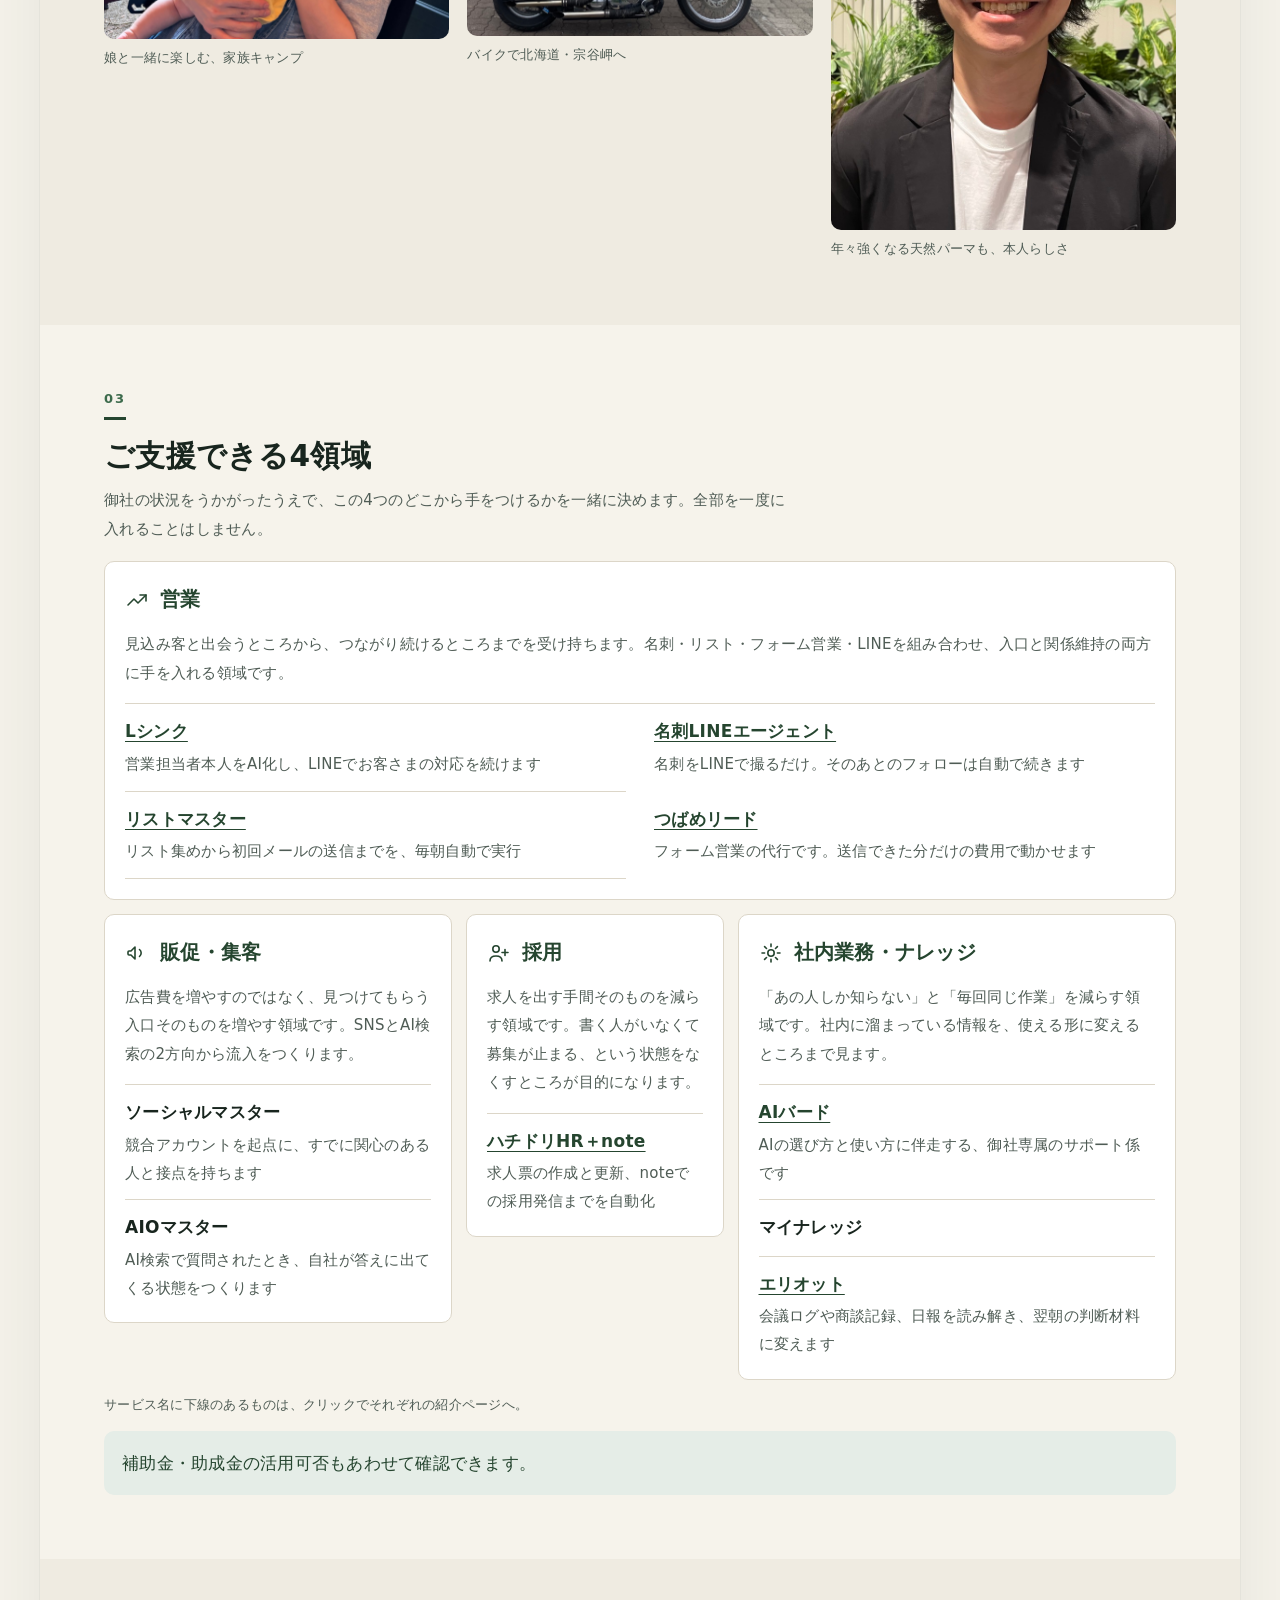
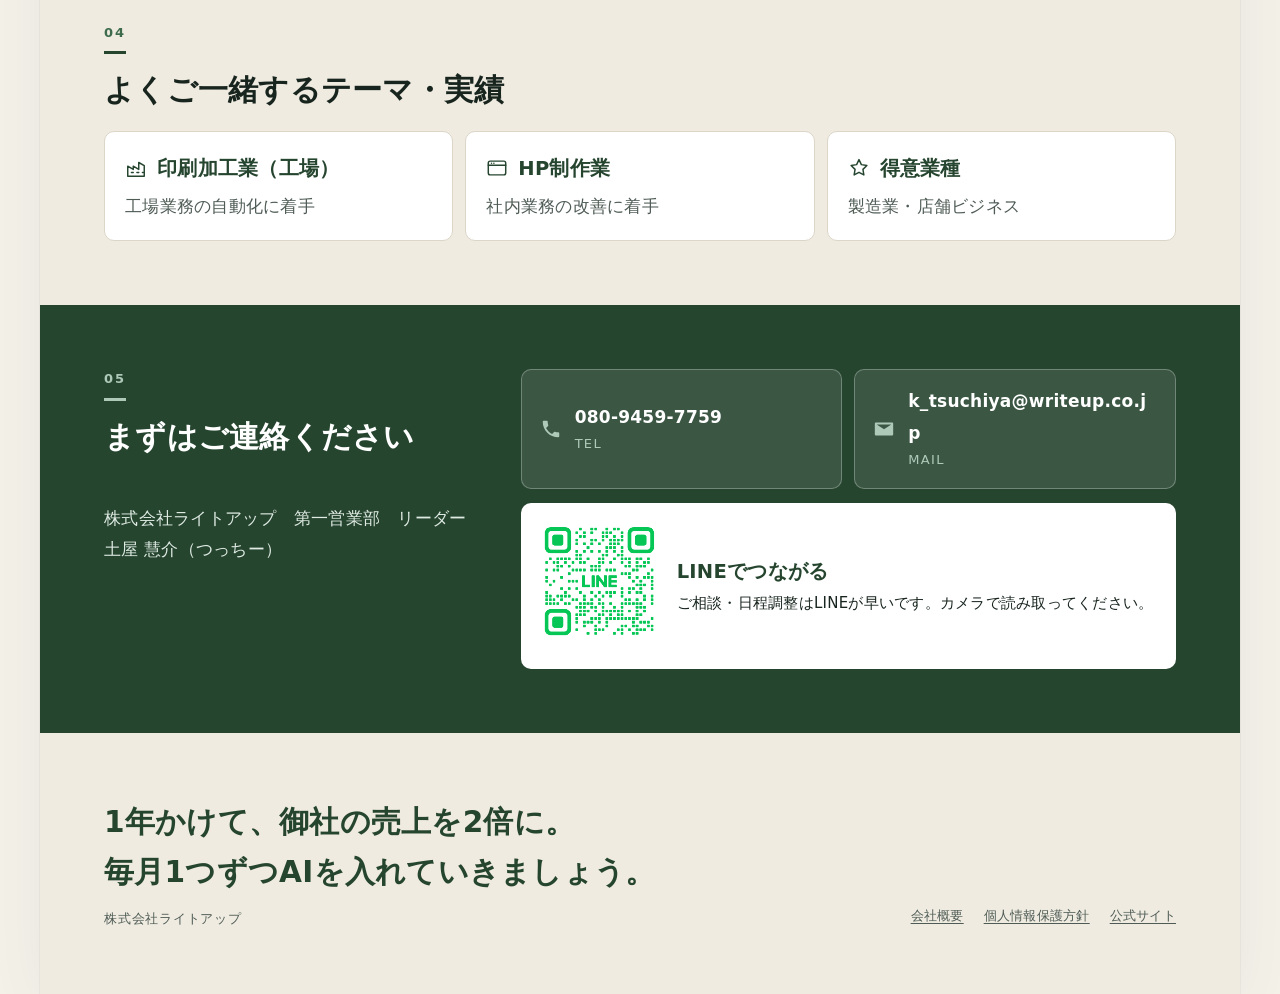
<file: tsuchiya/index.html>
<!DOCTYPE html>
<html lang="ja">
<head>
<meta charset="UTF-8">
<meta name="viewport" content="width=device-width, initial-scale=1">
<title>土屋 慧介（つっちー）｜株式会社ライトアップ 第一営業部</title>
<meta name="description" content="足で売ってきた12年を、AI時代の仕組みに変える。AI活用アドバイザー／売上2倍担当 土屋慧介のプロフィールです。">
<meta name="robots" content="noindex,nofollow">
<link rel="canonical" href="https://writeup-inc.github.io/members/tsuchiya/">
<link rel="icon" href="data:image/svg+xml,%3Csvg xmlns='http://www.w3.org/2000/svg' viewBox='0 0 64 64'%3E%3Crect width='64' height='64' rx='14' fill='%2325452F'/%3E%3Cpath d='M14 16h36v8H36v26h-8V24H14z' fill='white'/%3E%3C/svg%3E">
<meta property="og:type" content="profile">
<meta property="og:title" content="土屋 慧介（つっちー）｜株式会社ライトアップ 第一営業部">
<meta property="og:description" content="泥臭い営業と、スマートなAI。その両方を知る営業担当です。">
<meta property="og:url" content="https://writeup-inc.github.io/members/tsuchiya/">
<meta property="og:image" content="https://writeup-inc.github.io/members/tsuchiya/profile-assets/curly-hair.jpg">
<meta name="theme-color" content="#25452F">
<style>
/* ===== lp-base.css（初期CSS：改行制御・最小文字サイズ・固定CTAの逃げは削除しない） ===== */
h1, h2, h3, h4, h5,
.lead, .catch, .hero__title, [data-keep-phrase] {
  word-break: auto-phrase;
  line-break: strict;
  overflow-wrap: anywhere;
}
@supports not (word-break: auto-phrase) {
  h1, h2, h3, h4, h5,
  .lead, .catch, .hero__title, [data-keep-phrase] {
    word-break: normal;
  }
}
.nobr { white-space: nowrap; }

:root { --fs-min: 13px; --fs-body: 17px; }
body { font-size: var(--fs-body); line-height: 1.85; }
small, .note, figcaption { font-size: var(--fs-min); line-height: 1.75; }

h1, .hero__title { font-size: clamp(1.55rem, 5.2vw, 3.25rem); line-height: 1.35; }
h2 { font-size: clamp(1.3rem, 3.6vw, 2.1rem); line-height: 1.45; }

:root { --fixed-cta-h: 68px; }
body { padding-bottom: calc(var(--fixed-cta-h) + env(safe-area-inset-bottom, 0px)); }

*, *::before, *::after { box-sizing: border-box; }
img, svg, video, canvas, iframe { max-width: 100%; height: auto; }
main > *, section > *, .grid > *, .flex > * { min-width: 0; }
pre, table, .scroll-x { overflow-x: auto; max-width: 100%; }

/* ===== ここから本ページ ===== */
:root{
  --green:#25452F;
  --green-deep:#173021;
  --green-soft:#3D6B4C;
  --green-pale:#E5EDE7;
  --bg:#F6F3EB;
  --bg-alt:#EFEBE1;
  --card:#FFFFFF;
  --ink:#18251E;
  --ink-sub:#4F5C55;
  --line:#DCD6C8;
  --gold:#9C7526;
  --wrap:1200px;

  --fs-h1:  clamp(1.7rem, 5.4vw, 2.9rem);
  --fs-h2:  clamp(1.34rem, 4vw, 1.85rem);
  --fs-h3:  clamp(1.06rem, 3vw, 1.22rem);
  --fs-lead:clamp(1.06rem, 3.1vw, 1.22rem);
  --fs-txt: 16px;
  --fs-sub: 14px;

  --sp:36px;
  --sp-in:18px;
}
html{ -webkit-text-size-adjust:100%; }
body{
  margin:0;
  background:var(--bg);
  color:var(--ink);
  font-family:"Hiragino Kaku Gothic ProN","Hiragino Sans","Yu Gothic Medium","Yu Gothic",Meiryo,system-ui,sans-serif;
  letter-spacing:.015em;
}
.wrap{ width:min(100%, var(--wrap)); margin:0 auto; box-shadow:0 0 0 1px rgba(37,69,47,.04), 0 24px 80px rgba(23,48,33,.08); }
section{ padding:var(--sp) 20px; }
a{ color:inherit; }
a:focus-visible{ outline:3px solid #D8B85B; outline-offset:3px; }
p{ margin:0; }

.wrap{ counter-reset:sec; }
.sec-title{ margin:0 0 8px; font-size:var(--fs-h2); font-weight:700; line-height:1.5; }
.sec-title::before{
  content:"0" counter(sec); counter-increment:sec;
  display:block; width:fit-content;
  font-size:var(--fs-min); font-weight:700; letter-spacing:.14em; color:var(--green-soft);
  border-bottom:3px solid var(--green); padding-bottom:9px; margin-bottom:14px;
}
.sec-sub{ margin:0 0 var(--sp-in); font-size:var(--fs-sub); line-height:1.9; color:var(--ink-sub); max-width:46em; }

/* ── ヒーロー ──────────────────────────── */
.hero{
  background:
    radial-gradient(circle at 73% 25%, rgba(216,184,91,.1), transparent 25%),
    linear-gradient(128deg,#0D281C 0%,#173725 58%,#213E2C 100%);
  color:#fff; padding:18px 20px 34px; position:relative; overflow:hidden;
}
.hero::after{
  content:""; position:absolute; width:420px; height:420px; border:1px solid rgba(216,184,91,.16);
  border-radius:50%; right:-190px; top:-220px; box-shadow:0 0 0 74px rgba(216,184,91,.025);
  pointer-events:none;
}
.hero__top{
  position:relative; z-index:2; margin:0 0 20px;
  display:flex; align-items:center; justify-content:space-between; gap:18px;
}
.hero__org{ margin:0; font-size:var(--fs-sub); letter-spacing:.08em; color:#B9CDBF; }
.version-switch{
  flex:none; display:inline-flex; gap:2px; padding:3px;
  border:1px solid rgba(255,255,255,.34); border-radius:999px;
  background:rgba(5,21,14,.3); backdrop-filter:blur(8px);
}
.version-switch a{
  min-width:48px; min-height:34px; padding:6px 11px; border-radius:999px;
  display:inline-flex; align-items:center; justify-content:center;
  color:#D8E3DB; font-size:11px; font-weight:700; line-height:1;
  letter-spacing:.08em; text-decoration:none; transition:background .18s,color .18s;
}
.version-switch a:hover{ color:#fff; background:rgba(255,255,255,.1); }
.version-switch a[aria-current="page"]{ color:var(--green-deep); background:#F4E9C8; }
.hero__inner{
  display:grid; grid-template-columns:clamp(136px,43%,210px) 1fr;
  gap:20px; align-items:end; min-width:0;
}
/* 金枠は写真を包む作りなので、枠の形は写真に任せる */
.photo-frame{
  border-radius:2px; overflow:hidden; background:var(--green-deep);
  border:1px solid rgba(244,229,166,.72);
  box-shadow:10px 10px 0 rgba(216,184,91,.09), 0 28px 60px rgba(0,0,0,.25);
  width:fit-content; max-width:100%; justify-self:start;
}
/* ヒーローは切らない。統一感は「同じ形」ではなく「同じ高さ」で出す。
   aspect-ratio:741/1000 はこの写真の比率で、それを全員に当てていた */
.photo-main{
  display:block; width:auto; height:auto; max-width:100%;
  filter:saturate(.86) contrast(1.03);
}
.hero__body{ min-width:0; }
.hero__kicker{
  margin:0 0 12px; color:#F4E5A6; font-size:var(--fs-min); font-weight:700;
  letter-spacing:.12em;
}
.role{
  display:inline-block; margin:0 0 20px; padding:7px 15px;
  border:1px solid rgba(255,255,255,.5); border-radius:99px;
  font-size:var(--fs-sub); font-weight:700; letter-spacing:.04em;
}
.hero__title{
  margin:0; font-family:"Yu Mincho",YuMincho,"Hiragino Mincho ProN",serif;
  font-weight:600; letter-spacing:.055em; font-size:clamp(2rem,5.4vw,3.65rem);
}
.hero__title .nick{
  display:inline-block; font-size:.42em; font-weight:700;
  margin-left:.45em; letter-spacing:.02em; white-space:nowrap;
}
.romaji{ margin:8px 0 0; font-size:var(--fs-min); letter-spacing:clamp(.1em,1.1vw,.34em); color:#AFC9B9; }
.hero__catch{
  margin:22px 0 0; padding:4px 0 4px 18px; border-left:2px solid #D8B85B;
  max-width:42em; color:#fff; font-size:clamp(.95rem,3.8vw,1.2rem);
  font-weight:700; line-height:1.8; letter-spacing:.04em;
}
.hero__meta{
  margin:20px 0 0; padding-top:var(--sp-in); border-top:1px solid rgba(255,255,255,.24);
  font-size:var(--fs-sub); line-height:1.95; color:#DFEAE3;
  display:flex; flex-wrap:wrap; gap:6px 22px;
}
.hero__meta span{ white-space:nowrap; }
.hero__meta .strong{ color:#fff; font-weight:700; }

/* ── 自己紹介 ─────────────────────────── */
.lead-box{ background:var(--card); padding:var(--sp) 20px; border-bottom:1px solid var(--line); }
.lead__eyebrow{ margin:0 0 10px; color:var(--gold); font-size:var(--fs-min); font-weight:700; letter-spacing:.16em; }
.lead__heading{ margin:0 0 26px; max-width:18em; font-size:clamp(1.45rem,4.4vw,2.35rem); line-height:1.55; color:var(--green-deep); }
.story-grid{ display:grid; gap:24px; }
.story-copy{ max-width:47em; }
.lead{ font-size:var(--fs-lead); line-height:2.05; }
.lead + .lead{ margin-top:1.1em; }
.lead b{ color:var(--green); background:linear-gradient(transparent 62%, #F4E5A6 62%); font-weight:700; }
.lead b.q{ background:none; }
.mission-card{
  align-self:start; background:var(--green-pale); border:1px solid #C8D8CC; border-radius:12px;
  padding:22px; color:var(--green-deep);
}
.mission-card__label{ margin-bottom:9px; color:var(--green-soft); font-size:var(--fs-min); font-weight:700; letter-spacing:.12em; }
.mission-card__text{ font-size:clamp(1.12rem,3.3vw,1.45rem); font-weight:700; line-height:1.75; }
.story-facts{ margin:18px 0 0; padding:16px 0 0; border-top:1px solid #BED1C3; display:grid; grid-template-columns:repeat(3,1fr); gap:12px; }
.story-facts div{ min-width:0; }
.story-facts dt{ color:var(--green); font-size:clamp(1.1rem,3.5vw,1.45rem); font-weight:700; line-height:1.2; }
.story-facts dd{ margin:4px 0 0; color:var(--ink-sub); font-size:var(--fs-min); line-height:1.55; }

/* ── 口癖 ─────────────────────────────── */
.quote{
  margin:24px 0 0; padding:14px 0 14px 20px;
  border-left:5px solid var(--gold);
}
.quote__label{ margin-bottom:8px; font-size:var(--fs-min); font-weight:700; letter-spacing:.1em; color:var(--gold); }
.quote__text{ font-size:clamp(1.2rem,4.8vw,1.6rem); font-weight:700; line-height:1.6; }

/* ── プロフィール表 ───────────────────── */
.person{ background:var(--bg-alt); }
.dl{ margin:0; border-top:1px solid var(--line); }
.dl > div{
  display:grid; grid-template-columns:90px 1fr; gap:0 16px;
  padding:16px 0; border-bottom:1px solid var(--line); align-items:start; min-width:0;
}
.dl dt{
  font-size:var(--fs-min); font-weight:700; color:#fff; background:var(--green);
  text-align:center; padding:5px 0; border-radius:5px; letter-spacing:.08em;
}
.dl dd{ margin:0; font-size:var(--fs-txt); line-height:1.9; min-width:0; overflow-wrap:anywhere; }

.career{ margin:0; padding:0 0 0 20px; list-style:none; position:relative; }
.career li{ position:relative; padding:5px 0; }
.career li::before{
  content:""; position:absolute; left:-20px; top:14px;
  width:8px; height:8px; border-radius:50%; background:var(--green);
}
.career li:not(:last-child)::after{
  content:""; position:absolute; left:-16.5px; top:22px; bottom:-4px; width:1px; background:var(--line);
}
.career li b{ color:var(--green); }
.career li span{ display:block; margin-top:2px; font-size:var(--fs-sub); color:var(--ink-sub); }

/* ── 好きなこと ───────────────────────── */
.likes{ display:grid; gap:14px; margin-top:var(--sp-in); }
.likes__column{ display:contents; }
.like{ background:var(--card); border:1px solid var(--line); border-radius:10px; padding:20px; overflow:hidden; }
.like__visual{
  height:156px; margin:-20px -20px 18px; overflow:hidden;
  background:linear-gradient(145deg,#EEF4EF,#DDE8E0); border-bottom:1px solid var(--line);
}
.like__visual svg{ display:block; width:100%; height:100%; }

/* このページは profile.css を読まず全文を自前で持っている。
   「好きなこと」はいま全部イラストだが、写真を足したときに
   旧来の細長帯へ戻らないよう、写真用の記述を profile.css と揃えておく。 */
.like__visual.is-photo{
  height:auto; aspect-ratio:var(--ar, 4/3); background:none; padding:0;
}
.like__visual.is-photo img{
  display:block; width:100%; height:100%; object-fit:cover;
}
.like__text{ min-width:0; }
.like__visual .line{ fill:none; stroke:var(--green); stroke-width:4; stroke-linecap:round; stroke-linejoin:round; }
.like__visual .soft{ fill:#C8D8CC; }
.like__visual .deep{ fill:var(--green); }
.like__visual .gold{ fill:#D8B85B; }
.like__visual .paper{ fill:#F6F3EB; }
.like h3{
  margin:0 0 4px; font-size:var(--fs-h3); font-weight:700; color:var(--green);
  display:flex; align-items:center; flex-wrap:wrap; gap:4px 11px; min-width:0;
}
.like h3 svg{
  flex:none; width:24px; height:24px; stroke:var(--green); fill:none; stroke-width:1.6;
  stroke-linecap:round; stroke-linejoin:round;
}
.like h3 em{ font-style:normal; font-size:var(--fs-sub); font-weight:400; color:var(--ink-sub); }
.like p{ font-size:var(--fs-txt); line-height:1.95; color:var(--ink-sub); }
.like p + p{ margin-top:.8em; }
.like b{ color:var(--ink); }
.like .ask{
  display:block; margin-top:14px; padding:13px 16px; border-radius:8px;
  background:var(--green-pale); color:var(--green); font-size:var(--fs-txt);
  font-weight:700; line-height:1.8;
}
.like--home{ background:var(--green-deep); border-color:var(--green-deep); }
.like--home .like__visual{ background:#294936; border-color:rgba(255,255,255,.14); }
.like--home .like__visual .line{ stroke:#F4E5A6; }
.like--home .like__visual .soft{ fill:#3D6B4C; }
.like--home .like__visual .deep{ fill:#F4E5A6; }
.like--home .like__visual .paper{ fill:#AFC9B9; }
.like--home h3, .like--home h3 em, .like--home p, .like--home b{ color:#fff; }
.like--home h3 svg{ stroke:#F4E5A6; }
.like--home h3 em{ color:#AFC9B9; }
.like--home p{ color:#DFEAE3; }
.like--home .ask{ background:rgba(255,255,255,.1); color:#fff; }

/* ── 話のタネ ─────────────────────────── */
.seeds{
  margin-top:24px; background:var(--card); border:1px solid var(--line);
  border-left:5px solid var(--gold); border-radius:10px; padding:20px;
}
.seeds h3{ margin:0 0 5px; font-size:var(--fs-h3); color:var(--gold); }
.seeds .sec-sub{ margin-bottom:14px; }
.seeds ul{ margin:0; padding-left:1.2em; font-size:var(--fs-txt); line-height:2; }
.seeds ul b{ color:var(--green); }

/* ── 写真 ─────────────────────────────── */
.shots{ display:grid; grid-template-columns:1fr; gap:var(--sp-in); margin-top:24px; align-items:start; }
.shots figure{ margin:0; }
.shots img{
  width:100%; aspect-ratio:var(--ar, 4/3); object-fit:cover; border-radius:10px;
  background:#DDD8CC; display:block;
}
.shots figcaption{ margin-top:8px; color:var(--ink-sub); }

/* ── 4領域 ────────────────────────────── */
.cards{ display:grid; gap:14px; margin-top:var(--sp-in); }
.card{ background:var(--card); border:1px solid var(--line); border-radius:10px; padding:20px; }
.card h3{
  margin:0 0 12px; font-size:var(--fs-h3); font-weight:700; color:var(--green);
  display:flex; align-items:center; flex-wrap:wrap; gap:4px 11px; min-width:0;
}
.card h3 svg{
  flex:none; width:24px; height:24px; stroke:var(--green); fill:none; stroke-width:1.6;
  stroke-linecap:round; stroke-linejoin:round;
}
.card__note{ font-size:var(--fs-sub); line-height:1.9; color:var(--ink-sub); margin-bottom:16px; }
.svc{ list-style:none; margin:0; padding:0; border-top:1px solid var(--line); }
.svc li{ padding:12px 0; border-bottom:1px solid var(--line); }
.svc li:last-child{ border-bottom:none; padding-bottom:0; }
.svc__name{
  display:inline-block; font-size:var(--fs-txt); font-weight:700; color:var(--ink);
  line-height:1.6;
}
a.svc__name{ color:var(--green); text-decoration:underline; text-underline-offset:4px; }
a.svc__name::after{
  content:"↗"; display:inline-block; margin-left:.35em; font-size:.78em;
  color:var(--green-soft); text-decoration:none; opacity:0; transition:opacity .15s;
}
a.svc__name:hover::after, a.svc__name:focus-visible::after{ opacity:1; }
@media (hover:none){ a.svc__name::after{ opacity:1; } }
.svc__desc{ display:block; margin-top:3px; font-size:var(--fs-sub); line-height:1.85; color:var(--ink-sub); }
.svc__link-note{ margin-top:14px; color:var(--ink-sub); }
.subsidy{
  margin-top:14px; background:var(--green-pale); border-radius:10px; padding:16px 18px;
  font-size:var(--fs-txt); line-height:1.9; color:var(--green);
}

/* ── 実績 ─────────────────────────────── */
.works{ margin:var(--sp-in) 0 0; padding:0; list-style:none; display:grid; gap:12px; }
.works li{
  background:var(--card); border:1px solid var(--line); border-radius:10px; padding:18px 20px;
  font-size:var(--fs-txt); line-height:1.9; color:var(--ink-sub);
}
.works li b{
  display:flex; align-items:center; gap:10px;
  font-size:var(--fs-h3); color:var(--green); margin-bottom:3px;
}
.works li svg{
  flex:none; width:22px; height:22px; stroke:var(--green); fill:none; stroke-width:1.6;
  stroke-linecap:round; stroke-linejoin:round;
}

/* ── 連絡先 ───────────────────────────── */
.contact{ background:var(--green); color:#fff; }
.contact .sec-title{ color:#fff; }
.contact .sec-title::before{ color:#AFC9B9; border-bottom-color:#AFC9B9; }
.contact__org{ margin-bottom:var(--sp-in); font-size:var(--fs-txt); line-height:1.85; color:#DFEAE3; }
.contact__list{ margin:0 0 var(--sp-in); display:grid; gap:12px; }
.contact__list a{
  display:flex; align-items:center; gap:13px; text-decoration:none;
  background:rgba(255,255,255,.1); border:1px solid rgba(255,255,255,.28);
  border-radius:10px; padding:16px 18px; font-size:var(--fs-txt); font-weight:700; min-height:58px;
}
.contact__list a > span{ min-width:0; overflow-wrap:anywhere; }
.contact__list a small{ display:block; font-weight:400; color:#AFC9B9; letter-spacing:.1em; }
.contact__list svg{ flex:none; width:22px; height:22px; fill:#AFC9B9; }
.qr{ background:#fff; border-radius:10px; padding:18px; display:flex; align-items:center; gap:18px; }
.qr img{
  width:120px; height:120px; flex:none; object-fit:contain; background:#fff; border-radius:4px;
  image-rendering:pixelated;
}
.qr p{ color:var(--ink); font-size:var(--fs-sub); line-height:1.85; }
.qr p b{ display:block; color:var(--green); font-size:var(--fs-h3); }

/* ── フッター ─────────────────────────── */
.foot{ background:var(--bg-alt); color:var(--green); padding:var(--sp) 20px; }
.foot p{ margin-bottom:10px; font-size:var(--fs-h2); font-weight:700; line-height:1.7; }
.foot small{ color:var(--ink-sub); letter-spacing:.06em; }
.foot__links{
  margin:24px 0 0; padding:18px 0 0; list-style:none;
  border-top:1px solid var(--line);
  display:flex; flex-wrap:wrap; gap:10px 20px;
}
.foot__links a{ color:var(--ink-sub); font-size:var(--fs-min); text-decoration:underline; text-underline-offset:3px; }

/* ── 固定CTA ──────────────────────────── */
.cta{
  position:fixed; left:0; right:0; bottom:0; z-index:20;
  background:rgba(23,48,33,.97); backdrop-filter:blur(6px);
  padding:9px 10px calc(9px + env(safe-area-inset-bottom,0px));
  display:flex; gap:9px; justify-content:center;
  transform:translateY(110%); opacity:0; pointer-events:none;
  transition:transform .25s ease, opacity .2s ease;
}
.cta.is-on{ transform:none; opacity:1; pointer-events:auto; }
.cta a{
  flex:1; max-width:230px; text-align:center; text-decoration:none;
  color:#fff; font-size:var(--fs-sub); font-weight:700; letter-spacing:.04em;
  border:1px solid rgba(255,255,255,.32); border-radius:9px; padding:13px 4px;
  min-height:48px; display:flex; align-items:center; justify-content:center; gap:6px;
}
@media (prefers-reduced-motion:reduce){ .cta{ transition:none; } }

/* 画像プレースホルダ */
.ph{ position:relative; }
.ph::after{
  content:attr(data-ph); position:absolute; inset:0; display:grid; place-items:center;
  background:#E4E0D6; color:#837E71; font-size:var(--fs-min); text-align:center;
  padding:8px; line-height:1.6; border-radius:inherit;
}
.ph.is-loaded::after{ display:none; }

/* 320px級では作品名（途中で折ってはいけない語）が枠を越えるため、その枠だけ詰める */
@media (max-width:359px){
  .seeds{ padding:16px; }
  .seeds ul{ font-size:15px; padding-left:1.05em; }
  .like{ padding:16px; }
  .like p{ font-size:14px; }
}

@media (min-width:601px){
  :root{ --sp:52px; }
  section{ padding:var(--sp) 32px; }
  .hero{ padding:22px 32px 32px; }
  .lead-box{ padding:var(--sp) 32px; }
  .foot{ padding:var(--sp) 32px; }
  .story-grid{ grid-template-columns:minmax(0,1.35fr) minmax(280px,.85fr); align-items:start; }
  /* 家族キャンプと天然パーマを全幅にして、間の2枚を横並びにする */
  .likes{ grid-template-columns:1fr 1fr; }
  .likes__column:first-child .like:first-child,
  .likes__column:last-child .like:last-child{ grid-column:1 / -1; }
  /* 営業だけサービスが多いので全幅に置き、残り3つを横並びにする */
  .cards{ grid-template-columns:1fr 1fr; align-items:start; }
  .cards .card:first-child{ grid-column:1 / -1; }
  .works{ grid-template-columns:repeat(3,1fr); }
  .shots{ grid-template-columns:repeat(3,1fr); }
  .contact__list{ grid-template-columns:1fr 1fr; }
}

/* 700px以上：ヒーローを写真＋右段の2段組にする */
@media (min-width:700px){
  :root{ --fs-txt:17px; --fs-sub:15px; }
  .hero{
    min-height:640px; display:grid; grid-template-columns:clamp(350px,36vw,410px) 1fr;
    column-gap:clamp(46px,6vw,78px); align-items:center;
  }
  .hero__inner{ display:contents; }
  .hero__top{ grid-column:1 / -1; margin-bottom:4px; align-self:start; }
  .photo-frame{ grid-column:1; grid-row:2 / span 4; }
  .photo-main{ max-height:440px; }
  .role{ grid-column:2; grid-row:2; justify-self:start; align-self:end; margin-bottom:8px; }
  .hero__body{ grid-column:2; grid-row:3; max-width:650px; }
  .hero__catch{ grid-column:2; grid-row:4; align-self:center; margin:22px 0; }
  .hero__meta{ grid-column:2; grid-row:5; align-self:start; margin:0; padding-top:18px; }
}

@media (min-width:820px){
  /* 短いプロフィール情報は2段へ。経歴と趣味・資格を左右で組み、空いた横幅を使う */
  .dl{
    display:grid; grid-template-columns:minmax(0,1fr) minmax(0,1fr);
    column-gap:36px;
  }
  .dl > div:nth-child(1){ grid-column:1; grid-row:1; }
  .dl > div:nth-child(2){ grid-column:2; grid-row:1; }
  .dl > div:nth-child(3){ grid-column:1; grid-row:2 / span 2; }
  .dl > div:nth-child(4){ grid-column:2; grid-row:2; }
  .dl > div:nth-child(5){ grid-column:2; grid-row:3; }

  .cards{ grid-template-columns:repeat(3,1fr); }
  .cards .card:first-child{ grid-column:1 / -1; }
  .cards .card:first-child .svc{ display:grid; grid-template-columns:1fr 1fr; column-gap:28px; }
  .cards .card:first-child .svc li:nth-child(2){ border-bottom:none; }
}

@media (min-width:900px){
  body{ padding-bottom:0; }
  /* MISSIONカードを見出しの高さへ引き上げ、右カラム上部の空白をなくす */
  .mission-card{ margin-top:-142px; }
  /* 文章量に合わせた2列の流れにして、段差由来の空白をなくす */
  .likes{ grid-template-columns:minmax(0,7fr) minmax(0,5fr); align-items:start; }
  .likes__column{ display:grid; gap:14px; align-content:start; }
  .like__visual:not(.is-photo){ height:144px; }

  /* 縦長写真は横組みへ。写真と本文の2要素だけの1行にする */
  .like--tall{
    padding:0; display:grid; grid-template-columns:minmax(0,44%) minmax(0,1fr);
    align-items:center;
  }
  .like--tall .like__visual{
    margin:0; border-bottom:none; border-right:1px solid var(--line);
  }
  .like--tall .like__text{ padding:20px; }
  .seeds ul{
    display:grid; grid-template-columns:minmax(0,1fr) minmax(0,1fr);
    gap:4px 30px; line-height:1.8;
  }

  .contact{
    display:grid;
    grid-template-columns:minmax(280px,.72fr) minmax(520px,1.28fr);
    column-gap:48px; align-items:start;
  }
  .contact .sec-title{ grid-column:1; grid-row:1; }
  .contact__org{ grid-column:1; grid-row:2; margin-bottom:0; }
  .contact__list{ grid-column:2; grid-row:1; margin-bottom:14px; }
  .qr{ grid-column:2; grid-row:2; }

  .foot{
    display:grid; grid-template-columns:minmax(0,1fr) auto;
    gap:10px 40px; align-items:end;
  }
  .foot p{ margin-bottom:0; }
  .foot__links{
    grid-column:2; grid-row:1 / span 2; align-self:end;
    margin:0; padding:0; border-top:0; justify-content:flex-end;
  }

  /* PCは常設CTAを外し、本文と写真を隠さず最終の連絡先へ自然につなぐ */
  .cta{ display:none; }
}

@media (min-width:1000px){
  :root{ --sp:64px; }
  section, .lead-box, .foot{ padding-left:64px; padding-right:64px; }
  .hero{ padding:26px 64px 46px; }
}

@media (min-width:1100px){
  /* 文章量に合わせて下段3領域の幅を変え、カード下の空きを揃える */
  .cards{ grid-template-columns:repeat(12,minmax(0,1fr)); }
  .cards .card:nth-child(2){ grid-column:span 4; }
  .cards .card:nth-child(3){ grid-column:span 3; }
  .cards .card:nth-child(4){ grid-column:span 5; }
}

@media print{
  /* 紙は名刺代わりの1〜2枚に収める。人となりの読み物と細目は画面側に置く */
  .sec-likes, .likes, .seeds, .shots{ display:none; }
  .svc__desc, .svc__link-note{ display:none; }
  .svc li{ padding:5px 0; border-bottom:none; }
  .svc{ border-top:none; }
  .svc__name{ font-size:9.5pt; }
  .card__note{ margin-bottom:8px; }
  .sec-sub{ margin-bottom:8px; }
  .quote{ margin-top:12px; padding:8px 0 8px 14px; }
  .dl > div{ padding:5px 0; }
  .works li{ padding:12px 14px; }
  :root{ --fixed-cta-h:0px; --sp:16px; --sp-in:11px; --fs-txt:10pt; --fs-sub:9pt; --fs-min:8pt; }
  .cta{ display:none; }
  body{ background:#fff; font-size:10pt; }
  .wrap{ max-width:none; }
  section{ padding:11px 16px; }
  .hero{ padding:12px 16px; break-inside:avoid; }
  .lead-box, .foot{ padding:12px 16px; }
  .likes, .cards, .shots, .contact__list{ grid-template-columns:1fr 1fr; }
  .dl > div{ grid-template-columns:74px 1fr; padding:8px 0; }
  /* グリッド行は分割できず丸ごと次ページへ送られるので、経歴は1行の矢印表記にする */
  .career{ padding-left:0; }
  .career li{ display:inline; padding:0; }
  .career li span{ display:none; }
  .career li::before{ display:none; }
  .career li:not(:last-child)::after{
    content:" → "; position:static; display:inline;
    width:auto; height:auto; background:none; color:var(--ink-sub);
  }
  .qr img{ width:92px; height:92px; }
  /* 大きい塊にavoidを付けると空きページが増えるので、小さい塊だけ守る */
  .quote,.qr,.works li,.contact__list,.svc li,.works{
    break-inside:avoid; page-break-inside:avoid;
  }
  h2,.sec-title{ break-after:avoid; page-break-after:avoid; }
  .hero,.contact,.foot,.card,.like,.seeds,.quote,.subsidy,.qr,.person{
    -webkit-print-color-adjust:exact; print-color-adjust:exact;
  }
}
</style>
</head>
<body>
<div class="wrap">

  <!-- 1. 名前 -->
  <header class="hero" id="hero">
    <div class="hero__top">
      <p class="hero__org">株式会社ライトアップ　第一営業部</p>
      <nav class="version-switch" aria-label="プロフィールのバージョン切替">
        <a href="./" aria-current="page">V1</a>
        <a href="v2/">V2</a>
      </nav>
    </div>
    <p class="role">AI活用アドバイザー ／ 売上2倍担当</p>
    <div class="hero__inner">
      <div class="ph photo-frame" data-ph="curly-hair.jpg">
        <img class="photo-main" src="profile-assets/curly-hair.jpg" width="741" height="1000" alt="正面を向いて笑う土屋慧介">
      </div>
      <div class="hero__body">
        <p class="hero__kicker">ANALOG EXPERIENCE × AI</p>
        <h1 class="hero__title">土屋 慧介<span class="nick">（つっちー）</span></h1>
        <p class="romaji">TSUCHIYA KEISUKE</p>
      </div>
    </div>
    <p class="hero__catch">髪は天然。営業は設計。<br>AIで売れる仕組みを本気でつくります。</p>
    <p class="hero__meta">
      <span class="strong">中小企業の全社AI化支援</span>
      <span>全国対応</span>
      <span>得意業種 製造業・店舗ビジネス</span>
    </p>
  </header>

  <!-- 2. 自己紹介 -->
  <div class="lead-box">
    <p class="lead__eyebrow">MY MISSION</p>
    <h2 class="lead__heading">足で売ってきた12年を、<br>AI時代の仕組みに変える。</h2>
    <div class="story-grid">
      <div class="story-copy">
        <p class="lead">社会人になった2012年。私の営業は、新宿の高層ビルへ朝から晩まで飛び込むところから始まりました。同期が先輩の仕事を引き継ぐなか、私は2年間、足と汗でお客さまを増やしました。そのお客さまに支えられ、営業成績でトップを取ることもできました。</p>
        <p class="lead">いまは、AIを使って営業を仕組みにできる時代です。けれど、<b class="q">仕組みに魂を込めるのは、現場で積み重ねた経験。</b>泥臭い営業とスマートなAIの両方を知る担当として、御社に合う一歩を一緒につくります。</p>
      </div>
      <aside class="mission-card" aria-label="土屋慧介の支援方針">
        <p class="mission-card__label">MISSION</p>
        <p class="mission-card__text">日本の営業が持つ泥臭さと、スマートなAI。両方を生かして、ビジネスの成功につなげます。</p>
        <dl class="story-facts">
          <div><dt>2012</dt><dd>営業の原点</dd></div>
          <div><dt>12年</dt><dd>法人営業</dd></div>
          <div><dt>4領域</dt><dd>AI活用支援</dd></div>
        </dl>
        <blockquote class="quote">
          <p class="quote__label">口癖</p>
          <p class="quote__text">「めっちゃいいじゃないですか！」</p>
        </blockquote>
      </aside>
    </div>
  </div>

  <!-- 4. プロフィール -->
  <section class="person">
    <h2 class="sec-title">プロフィール</h2>
    <dl class="dl">
      <div><dt>出身地</dt><dd>茨城県つくばみらい市（高校まで茨城）<br>現在は東京都東久留米市在住</dd></div>
      <div><dt>生年月日</dt><dd>1989年8月28日</dd></div>
      <div><dt>経歴</dt><dd>
        <ol class="career">
          <li>伊奈高校（剣道部）</li>
          <li>武蔵野大学</li>
          <li>アクセア　<b>12年</b>（営業→店長→AM）</li>
          <li>ライトアップ　第一営業部 リーダー<span>アナログ営業から転向。昨年からAI SaaSを担当</span></li>
        </ol>
      </dd></div>
      <div><dt>趣味</dt><dd>キャンプ・バイク（年間50泊のツーリング歴）<br>アニメ（ロボット・サスペンス系）</dd></div>
      <div><dt>資格</dt><dd>剣道2段（始めて3年でストレート合格）</dd></div>
    </dl>

    <h2 class="sec-title sec-likes" style="margin-top:40px">好きなこと</h2>
    <div class="likes">
      <div class="likes__column">
      <div class="like">
        <div class="like__visual" aria-hidden="true">
          <svg viewBox="0 0 640 180">
            <circle class="gold" cx="552" cy="38" r="20"/>
            <path class="soft" d="M0 105 105 47l78 55 73-39 116 54 88-61 180 78v46H0z"/>
            <path class="deep" d="M0 133c95-18 176-6 263 4 118 14 224-22 377-3v46H0z"/>
            <path class="paper" d="m235 132 62-82 63 82z"/>
            <path class="line" d="m235 132 62-82 63 82m-63-82v82m-31 0h62"/>
            <path class="line" d="M76 137V84m-21 53 21-68 23 68m402 0V92m-18 45 18-58 20 58"/>
            <g class="paper">
              <circle cx="421" cy="101" r="12"/><path d="M410 116h22l8 31h-38z"/>
              <circle cx="455" cy="111" r="9"/><path d="M447 122h16l6 25h-28z"/>
              <circle cx="390" cy="113" r="9"/><path d="M382 124h16l6 23h-28z"/>
            </g>
            <path class="gold" d="m162 148 10-19 9 11 10-22 13 30z"/>
          </svg>
        </div>
        <h3>
          家族キャンプ <em>いまの楽しみ</em>
        </h3>
        <p>妻とバイクに乗ってキャンプへ行くのが、昔からの趣味です。いまは幼い娘も一緒に、家族3人でキャンプへ出かけるようになりました。毎日、娘の顔を見るのが本当に楽しみです。</p>
        <span class="ask">家族で行きやすいキャンプ場を開拓中です。おすすめがあれば、ぜひ教えてください。</span>
      </div>
      <div class="like">
        <div class="like__visual" aria-hidden="true">
          <svg viewBox="0 0 640 180">
            <circle class="gold" cx="535" cy="43" r="24"/>
            <path class="soft" d="M0 97c112-33 188-12 285 2 100 14 185-30 355-15v96H0z"/>
            <path class="paper" d="M0 142c138-30 252-25 366-4 91 17 171 15 274-6v48H0z"/>
            <path class="line" d="M0 153c148-30 255-24 367-4 91 16 170 14 273-7"/>
            <g transform="translate(205 38)">
              <circle class="paper" cx="72" cy="92" r="31"/><circle class="paper" cx="205" cy="92" r="31"/>
              <circle class="line" cx="72" cy="92" r="31"/><circle class="line" cx="205" cy="92" r="31"/>
              <path class="line" d="M72 92h54l39-48h46m-85 48 27-48h35l17 48M115 45h38l-20-24h-22m98 9h35"/>
              <path class="deep" d="M126 67h65l22 25h-60z"/>
              <circle class="deep" cx="174" cy="25" r="14"/>
            </g>
            <path class="line" d="M63 60h48m-24-24v48"/>
          </svg>
        </div>
        <h3>
          バイク <em>目的地はだいたい銭湯</em>
        </h3>
        <p>ツーリングの行き先を決めるとき、まず調べるのはスーパー銭湯です。走って、湯に入って、帰る。年間50泊というツーリング歴は、ほとんどこの繰り返しで積み上がりました。</p>
      </div>
      </div>
      <div class="likes__column">
      <div class="like like--home">
        <div class="like__visual" aria-hidden="true">
          <svg viewBox="0 0 640 180">
            <circle class="gold" cx="520" cy="38" r="22"/>
            <path class="soft" d="M0 137c105-31 200-25 290-3 116 27 211 20 350-7v53H0z"/>
            <path class="deep" d="M304 21c-9 13-15 31-15 52v17l-13 15v43h88v-43l-13-15V73c0-21-6-39-15-52z"/>
            <path class="paper" d="M314 20h12v-9h8v9h12l-10 16h-12z"/>
            <path class="line" d="M320 48v47m-31-22c-25 12-38 31-40 57m102-57c25 12 38 31 40 57M277 148h86"/>
            <path class="paper" d="M303 67h34v22h-34z"/>
            <path class="line" d="M66 133c37-17 72-19 108-5m292 5c37-17 72-19 108-5"/>
          </svg>
        </div>
        <h3>
          茨城・牛久大仏 <em>地元の話</em>
        </h3>
        <p>地元は茨城県ですが、話し方はめちゃめちゃ標準語です。茨城といえば、ぜひ一度見てほしいのが牛久大仏。夜に見ると少し怖いですが、迫力は抜群。一見の価値ありです。</p>
      </div>
      <div class="like">
        <div class="like__visual" aria-hidden="true">
          <svg viewBox="0 0 640 180">
            <path class="soft" d="M0 136c132-25 238-10 323 7 112 22 197 17 317-13v50H0z"/>
            <ellipse class="paper" cx="320" cy="103" rx="62" ry="55"/>
            <path class="line" d="M279 105h32m18 0h32m-50 0h18m-50 0-5-5m87 5 5-5M306 132c10 8 20 8 30 0"/>
            <g class="line">
              <path d="M263 99c-25-9-28-29-12-41 11-8 24-5 31 3"/>
              <path d="M273 69c-15-17-3-39 17-38 12 1 19 8 22 18"/>
              <path d="M306 51c1-24 29-30 43-12 7 9 6 19 2 27"/>
              <path d="M344 58c15-19 42-10 43 12 1 12-7 21-17 25"/>
              <path d="M368 91c22-7 35 15 25 32-6 10-16 13-27 10"/>
            </g>
            <path class="gold" d="M135 61c19 11 28 26 28 45-18-9-30-24-36-44zm361 17c18-12 35-13 52-4-16 12-34 16-53 12z"/>
          </svg>
        </div>
        <h3>
          天然パーマ <em>最近の悩み</em>
        </h3>
        <p>年々強くなる天然パーマが、最近の悩みです。毎朝いったん髪をびしょびしょに濡らして整えても、会社に着くころにはくるくる。お会いしたときは、ぜひ優しい目で見てください。</p>
      </div>
      </div>
    </div>

    <div class="seeds">
      <h3>話のタネ</h3>
      <p class="sec-sub">商談で間が空いたときは、このあたりを振ってください。だいたい話が伸びます。</p>
      <ul>
        <li>リクガメの「巌（がん）」を6年飼育</li>
        <li><b>家族で行きやすいキャンプ場、募集中です</b></li>
        <li>茨城の牛久大仏は、夜に見ると少し怖い</li>
        <li>『<span class="nobr">バック・トゥ・ザ・フューチャー</span>』は生涯30周</li>
        <li>剣道2段。姿勢の話は少し長くなります</li>
      </ul>
    </div>

    <div class="shots">
      <figure>
        <div class="ph" data-ph="camp.jpg">
          <img src="profile-assets/camp.jpg" width="1400" height="1117" loading="lazy" decoding="async" alt="キャンプ場で娘を抱く土屋慧介" style="--ar:1400/1117">
        </div>
        <figcaption>娘と一緒に楽しむ、家族キャンプ</figcaption>
      </figure>
      <figure>
        <div class="ph" data-ph="bike.jpg">
          <img src="profile-assets/bike.jpg" width="1400" height="1105" loading="lazy" decoding="async" alt="北海道の宗谷岬に停めた土屋慧介のバイク" style="--ar:1400/1105">
        </div>
        <figcaption>バイクで北海道・宗谷岬へ</figcaption>
      </figure>
      <figure>
        <div class="ph" data-ph="curly-hair.jpg">
          <img class="shot--portrait" src="profile-assets/curly-hair.jpg" width="741" height="1000" loading="lazy" decoding="async" alt="天然パーマの髪で笑う土屋慧介" style="--ar:741/1000">
        </div>
        <figcaption>年々強くなる天然パーマも、本人らしさ</figcaption>
      </figure>
    </div>
  </section>

  <!-- 5. 4領域 -->
  <section>
    <h2 class="sec-title">ご支援できる4領域</h2>
    <p class="sec-sub">御社の状況をうかがったうえで、この4つのどこから手をつけるかを一緒に決めます。全部を一度に入れることはしません。</p>
    <div class="cards">

      <div class="card">
        <h3>
          <svg viewBox="0 0 24 24" aria-hidden="true"><polyline points="3 17 9 11 13 15 21 7"/><polyline points="15 7 21 7 21 13"/></svg>
          営業
        </h3>
        <p class="card__note">見込み客と出会うところから、つながり続けるところまでを受け持ちます。名刺・リスト・フォーム営業・LINEを組み合わせ、入口と関係維持の両方に手を入れる領域です。</p>
        <ul class="svc">
          <li>
            <a class="svc__name" href="https://lsync.figma.site/" target="_blank" rel="noopener">Lシンク</a>
            <span class="svc__desc">営業担当者本人をAI化し、LINEでお客さまの対応を続けます</span>
          </li>
          <li>
            <a class="svc__name" href="https://meishi-line.figma.site/" target="_blank" rel="noopener">名刺LINEエージェント</a>
            <span class="svc__desc">名刺をLINEで撮るだけ。そのあとのフォローは自動で続きます</span>
          </li>
          <li>
            <a class="svc__name" href="https://writeup-inc.github.io/listmaster-lp/" target="_blank" rel="noopener">リストマスター</a>
            <span class="svc__desc">リスト集めから初回メールの送信までを、毎朝自動で実行</span>
          </li>
          <li>
            <a class="svc__name" href="https://tsubame.figma.site/" target="_blank" rel="noopener">つばめリード</a>
            <span class="svc__desc">フォーム営業の代行です。送信できた分だけの費用で動かせます</span>
          </li>
        </ul>
      </div>

      <div class="card">
        <h3>
          <svg viewBox="0 0 24 24" aria-hidden="true"><path d="M3 11v2a1 1 0 0 0 1 1h2l4 4V6L6 10H4a1 1 0 0 0-1 1z"/><path d="M14.5 8.5a4.5 4.5 0 0 1 0 7"/></svg>
          販促・集客
        </h3>
        <p class="card__note">広告費を増やすのではなく、見つけてもらう入口そのものを増やす領域です。SNSとAI検索の2方向から流入をつくります。</p>
        <ul class="svc">
          <li>
            <b class="svc__name">ソーシャルマスター</b>
            <span class="svc__desc">競合アカウントを起点に、すでに関心のある人と接点を持ちます</span>
          </li>
          <li>
            <b class="svc__name">AIOマスター</b>
            <span class="svc__desc">AI検索で質問されたとき、自社が答えに出てくる状態をつくります</span>
          </li>
        </ul>
      </div>

      <div class="card">
        <h3>
          <svg viewBox="0 0 24 24" aria-hidden="true"><circle cx="9" cy="8" r="3.2"/><path d="M3 20c0-3.3 2.7-5 6-5s6 1.7 6 5"/><path d="M18 8.5v6M15 11.5h6"/></svg>
          採用
        </h3>
        <p class="card__note">求人を出す手間そのものを減らす領域です。書く人がいなくて募集が止まる、という状態をなくすところが目的になります。</p>
        <ul class="svc">
          <li>
            <a class="svc__name" href="https://hachidori-hr-note.figma.site/" target="_blank" rel="noopener">ハチドリHR＋note</a>
            <span class="svc__desc">求人票の作成と更新、noteでの採用発信までを自動化</span>
          </li>
        </ul>
      </div>

      <div class="card">
        <h3>
          <svg viewBox="0 0 24 24" aria-hidden="true"><circle cx="12" cy="12" r="3.2"/><path d="M12 3v2.6M12 18.4V21M3 12h2.6M18.4 12H21M5.6 5.6l1.9 1.9M16.5 16.5l1.9 1.9M18.4 5.6l-1.9 1.9M7.5 16.5l-1.9 1.9"/></svg>
          社内業務・ナレッジ
        </h3>
        <p class="card__note">「あの人しか知らない」と「毎回同じ作業」を減らす領域です。社内に溜まっている情報を、使える形に変えるところまで見ます。</p>
        <ul class="svc">
          <li>
            <a class="svc__name" href="https://aibird.figma.site/" target="_blank" rel="noopener">AIバード</a>
            <span class="svc__desc">AIの選び方と使い方に伴走する、御社専属のサポート係です</span>
          </li>
          <li>
            <b class="svc__name">マイナレッジ</b>
          </li>
          <li>
            <a class="svc__name" href="https://elliotlog.figma.site/" target="_blank" rel="noopener">エリオット</a>
            <span class="svc__desc">会議ログや商談記録、日報を読み解き、翌朝の判断材料に変えます</span>
          </li>
        </ul>
      </div>

    </div>
    <p class="svc__link-note note">サービス名に下線のあるものは、クリックでそれぞれの紹介ページへ。</p>
    <p class="subsidy">補助金・助成金の活用可否もあわせて確認できます。</p>
  </section>

  <!-- 6. 実績 -->
  <section class="person">
    <h2 class="sec-title">よくご一緒するテーマ・実績</h2>
    <ul class="works">
      <li>
        <b><svg viewBox="0 0 24 24" aria-hidden="true"><path d="M3 21V10l6 3.5V10l6 3.5V6l6 3.5V21z"/><path d="M7 17h2M13 17h2M19 17h1"/></svg>印刷加工業（工場）</b>
        工場業務の自動化に着手
      </li>
      <li>
        <b><svg viewBox="0 0 24 24" aria-hidden="true"><rect x="2.5" y="4.5" width="19" height="15" rx="2"/><path d="M2.5 9h19M6 6.7h.01M8.6 6.7h.01"/></svg>HP制作業</b>
        社内業務の改善に着手
      </li>
      <li>
        <b><svg viewBox="0 0 24 24" aria-hidden="true"><path d="M12 2.8l2.6 5.5 6 .9-4.3 4.3 1 6.1-5.3-2.9-5.3 2.9 1-6.1L3.4 9.2l6-.9z"/></svg>得意業種</b>
        製造業・店舗ビジネス
      </li>
    </ul>
  </section>

  <!-- 7. 連絡先 -->
  <section class="contact">
    <h2 class="sec-title">まずはご連絡ください</h2>
    <p class="contact__org">株式会社ライトアップ　第一営業部　リーダー<br>土屋 慧介（つっちー）</p>
    <div class="contact__list">
      <a href="tel:08094597759">
        <svg viewBox="0 0 24 24" aria-hidden="true"><path d="M6.6 10.8c1.4 2.8 3.8 5.2 6.6 6.6l2.2-2.2c.3-.3.7-.4 1-.2 1.2.4 2.4.6 3.6.6.6 0 1 .4 1 1V20c0 .6-.4 1-1 1C10.6 21 3 13.4 3 4c0-.6.4-1 1-1h3.4c.6 0 1 .4 1 1 0 1.3.2 2.5.6 3.6.1.4 0 .8-.2 1l-2.2 2.2z"/></svg>
        <span>080-9459-7759<small>TEL</small></span>
      </a>
      <a href="mailto:k_tsuchiya@writeup.co.jp">
        <svg viewBox="0 0 24 24" aria-hidden="true"><path d="M3 5h18c.6 0 1 .4 1 1v12c0 .6-.4 1-1 1H3c-.6 0-1-.4-1-1V6c0-.6.4-1 1-1zm9 7.2L20 7H4l8 5.2z"/></svg>
        <span>k_tsuchiya@writeup.co.jp<small>MAIL</small></span>
      </a>
    </div>
    <div class="qr">
      <div class="ph" data-ph="QR" style="border-radius:4px">
        <img src="profile-assets/line-qr.png" width="387" height="384" loading="lazy" decoding="async" alt="LINE友だち追加QRコード">
      </div>
      <p><b>LINEでつながる</b>ご相談・日程調整はLINEが早いです。カメラで読み取ってください。</p>
    </div>
  </section>

  <div class="foot">
    <p>1年かけて、御社の売上を2倍に。<br>毎月1つずつAIを入れていきましょう。</p>
    <small>株式会社ライトアップ</small>
    <ul class="foot__links">
      <li><a href="https://www.writeup.co.jp/company/company.html">会社概要</a></li>
      <li><a href="https://www.writeup.co.jp/privacy/">個人情報保護方針</a></li>
      <li><a href="https://www.writeup.co.jp/">公式サイト</a></li>
    </ul>
  </div>
</div>

<nav class="cta" id="cta" aria-label="問い合わせ" aria-hidden="true" inert>
  <a href="tel:08094597759">電話する</a>
  <a href="mailto:k_tsuchiya@writeup.co.jp">メール</a>
</nav>

<script>
document.querySelectorAll('.ph > img').forEach(function (img) {
  var mark = function () { img.parentNode.classList.add('is-loaded'); };
  if (img.complete && img.naturalWidth > 0) { mark(); }
  img.addEventListener('load', function () { if (img.naturalWidth > 0) mark(); });
  img.addEventListener('error', function () { img.style.visibility = 'hidden'; });
});

(function () {
  var hero = document.getElementById('hero');
  var cta = document.getElementById('cta');
  var contact = document.querySelector('.contact');
  if (!hero || !cta || !contact) { return; }
  if (!('IntersectionObserver' in window)) {
    cta.classList.add('is-on');
    cta.removeAttribute('inert');
    cta.setAttribute('aria-hidden', 'false');
    return;
  }
  var visible = { hero: true, contact: false };
  var update = function () {
    var show = !visible.hero && !visible.contact;
    cta.classList.toggle('is-on', show);
    cta.toggleAttribute('inert', !show);
    cta.setAttribute('aria-hidden', show ? 'false' : 'true');
  };
  var observer = new IntersectionObserver(function (es) {
    es.forEach(function (entry) {
      visible[entry.target === hero ? 'hero' : 'contact'] = entry.isIntersecting;
    });
    update();
  }, { threshold: 0 });
  observer.observe(hero);
  observer.observe(contact);
})();
</script>
</body>
</html>
</file>
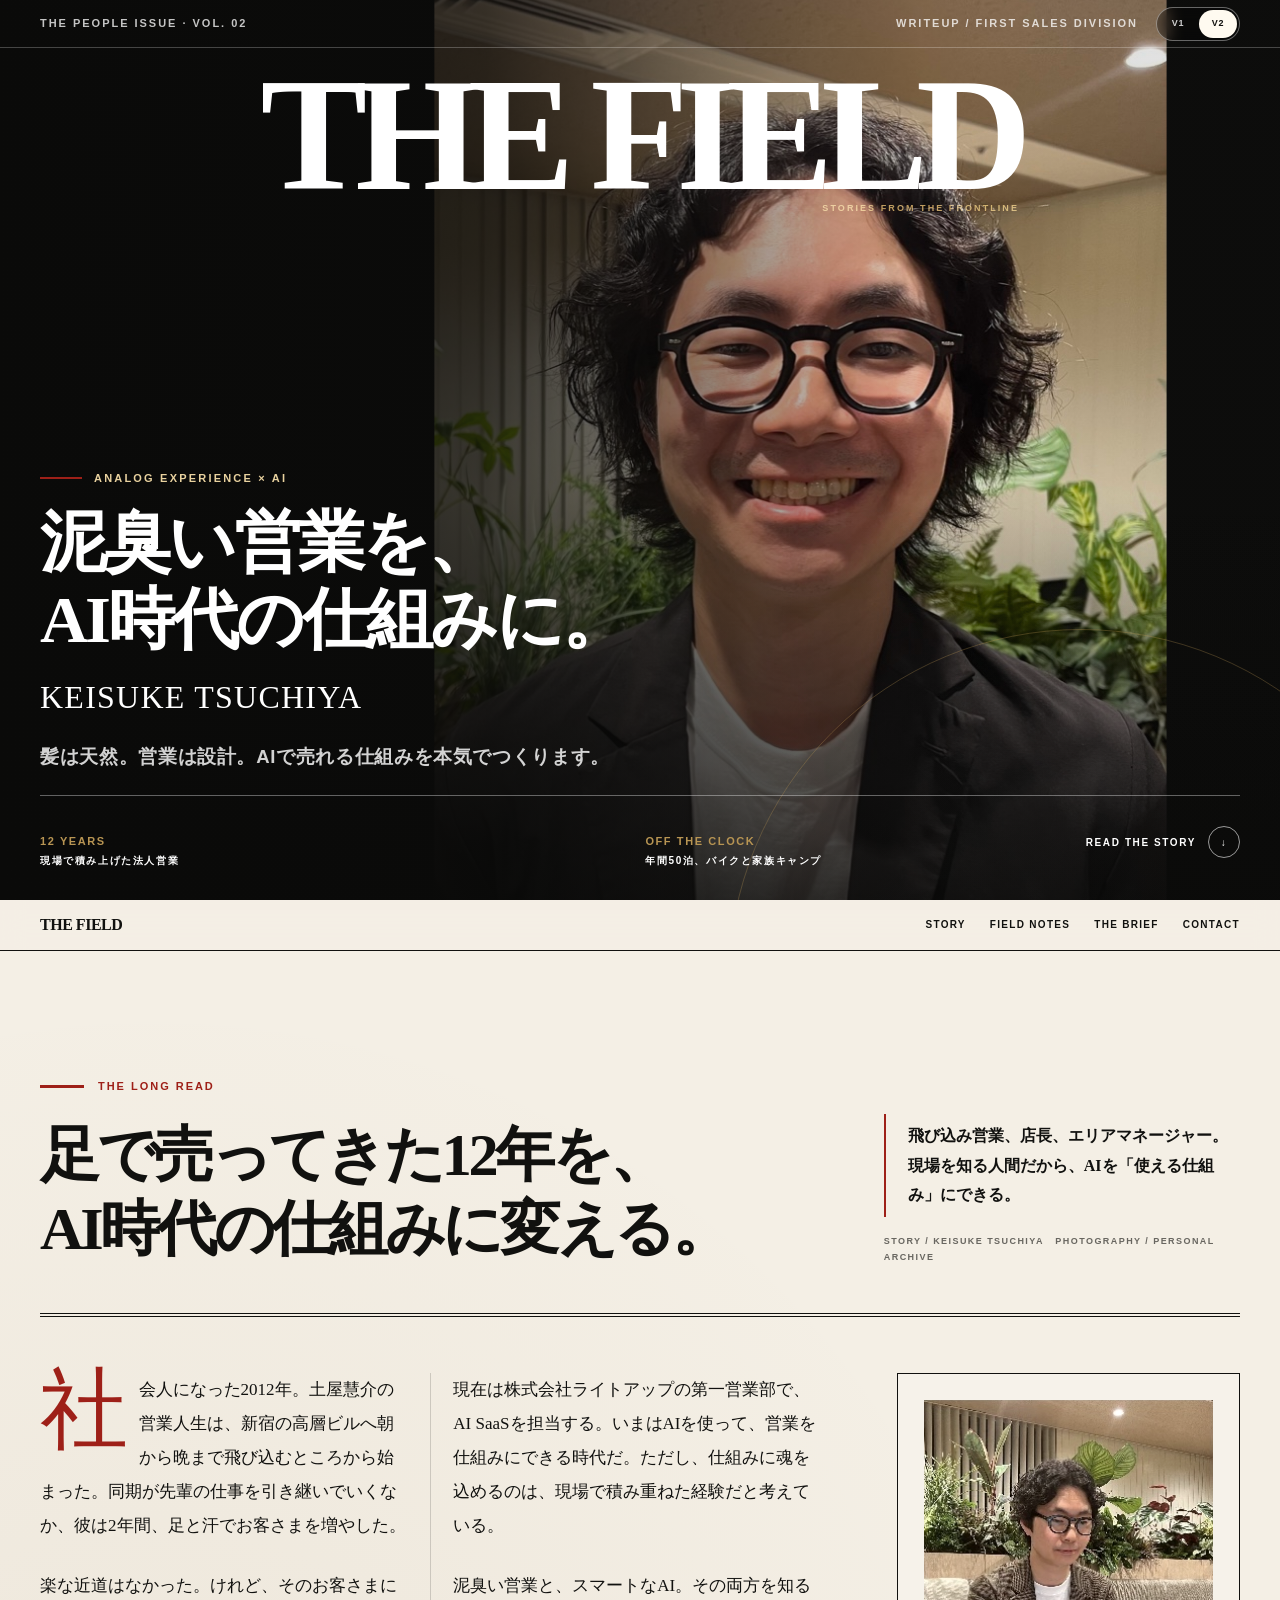
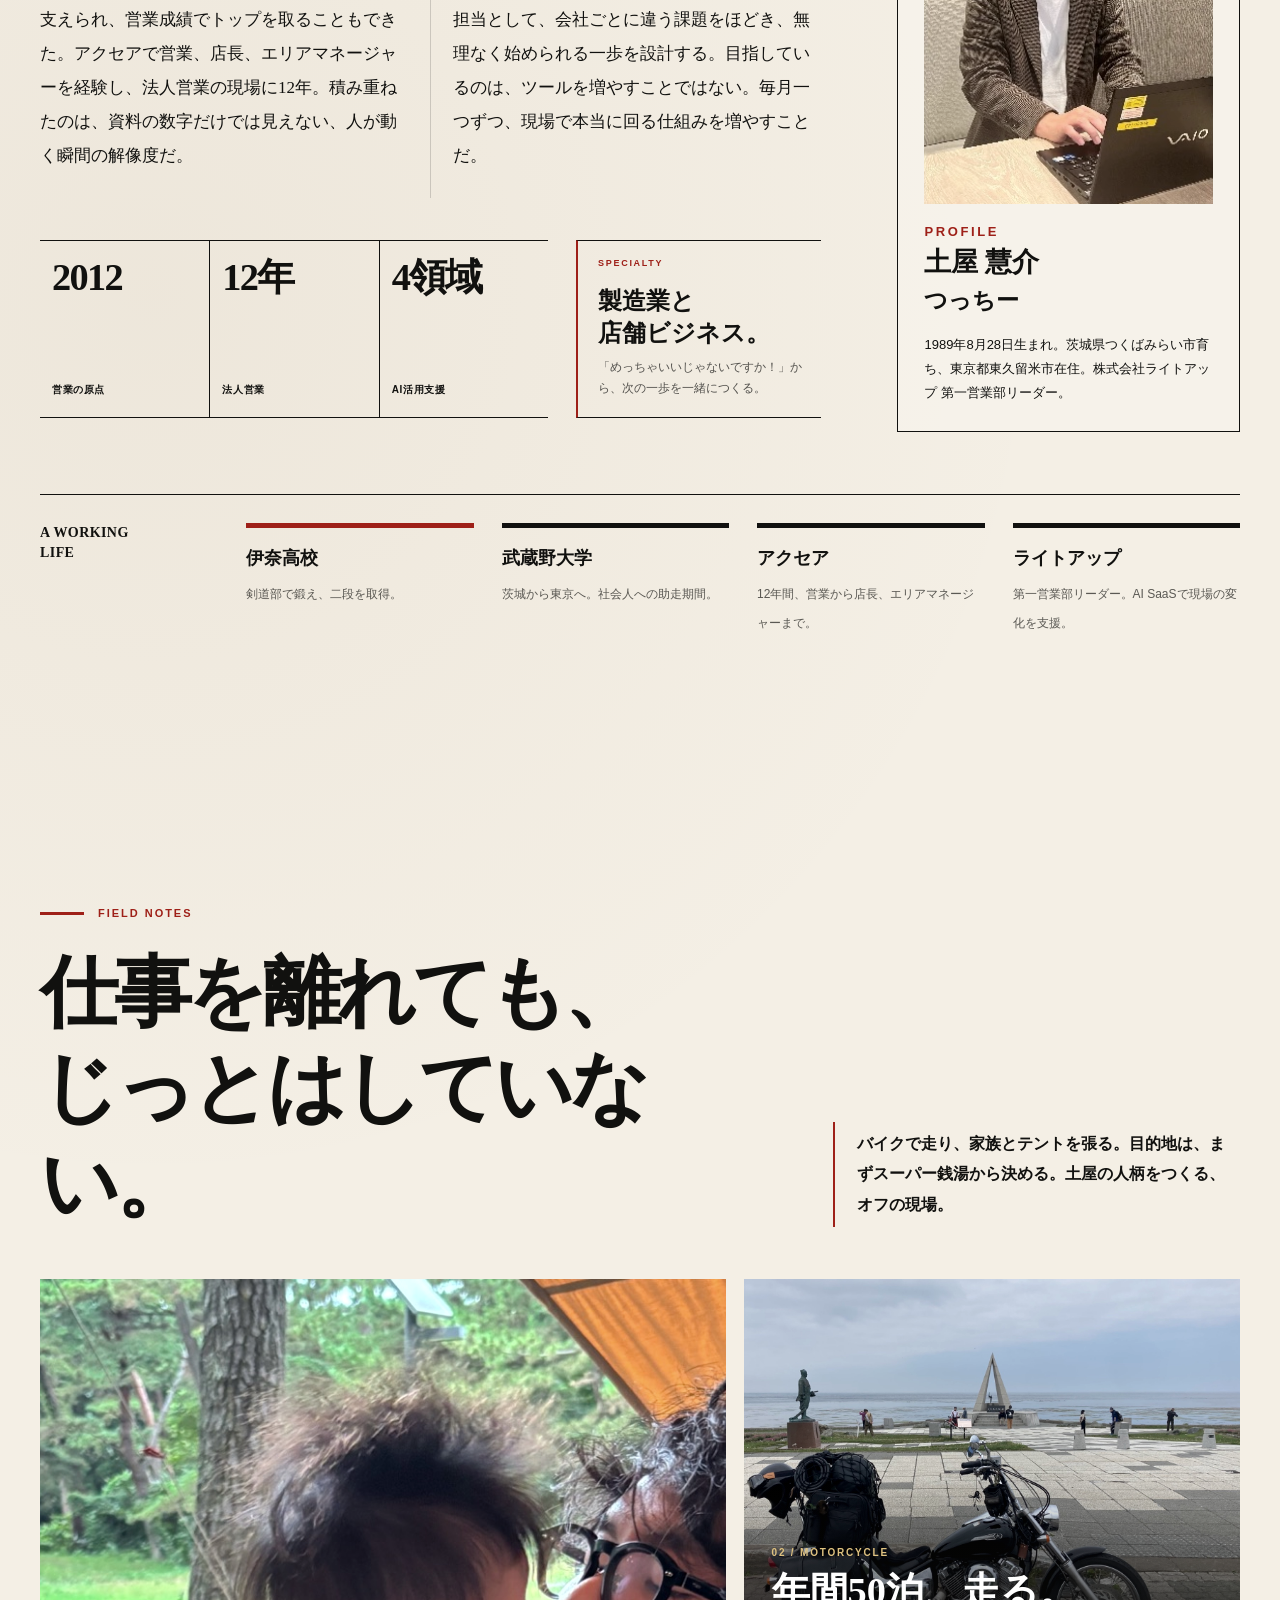
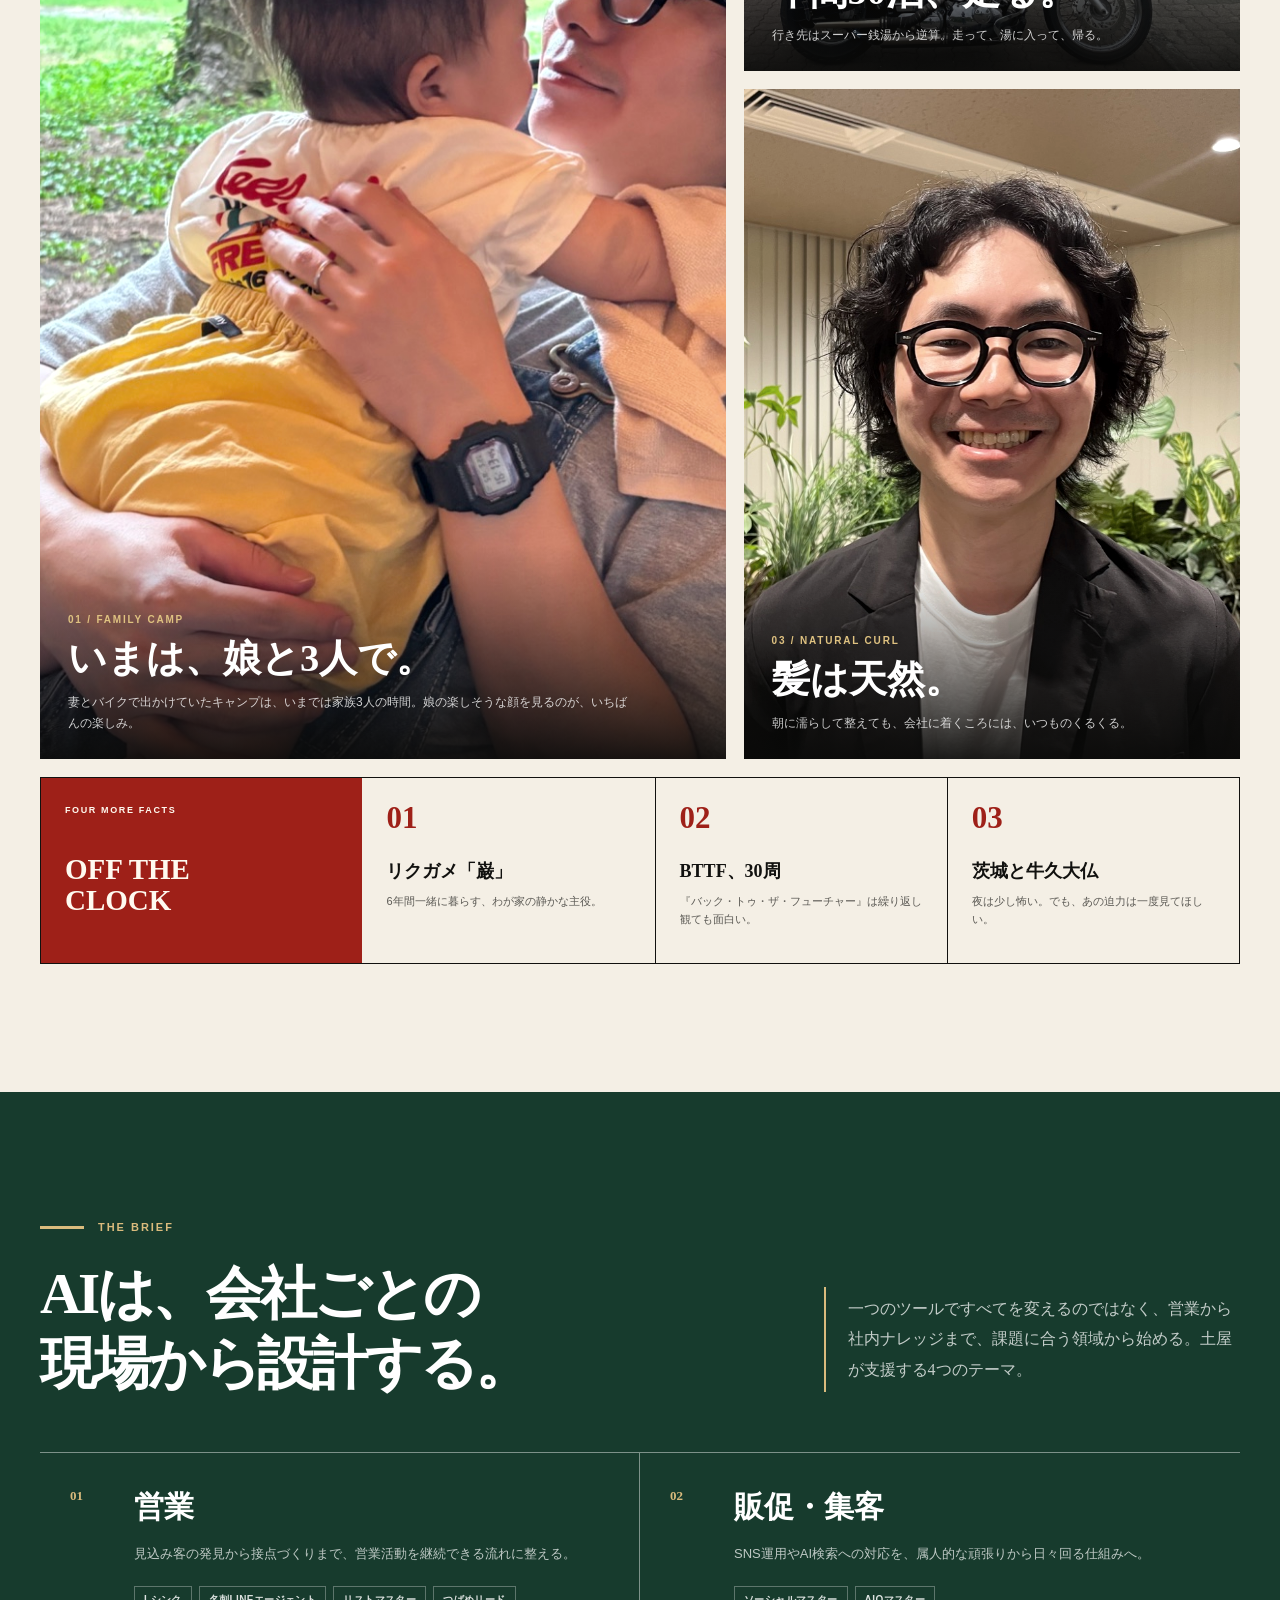
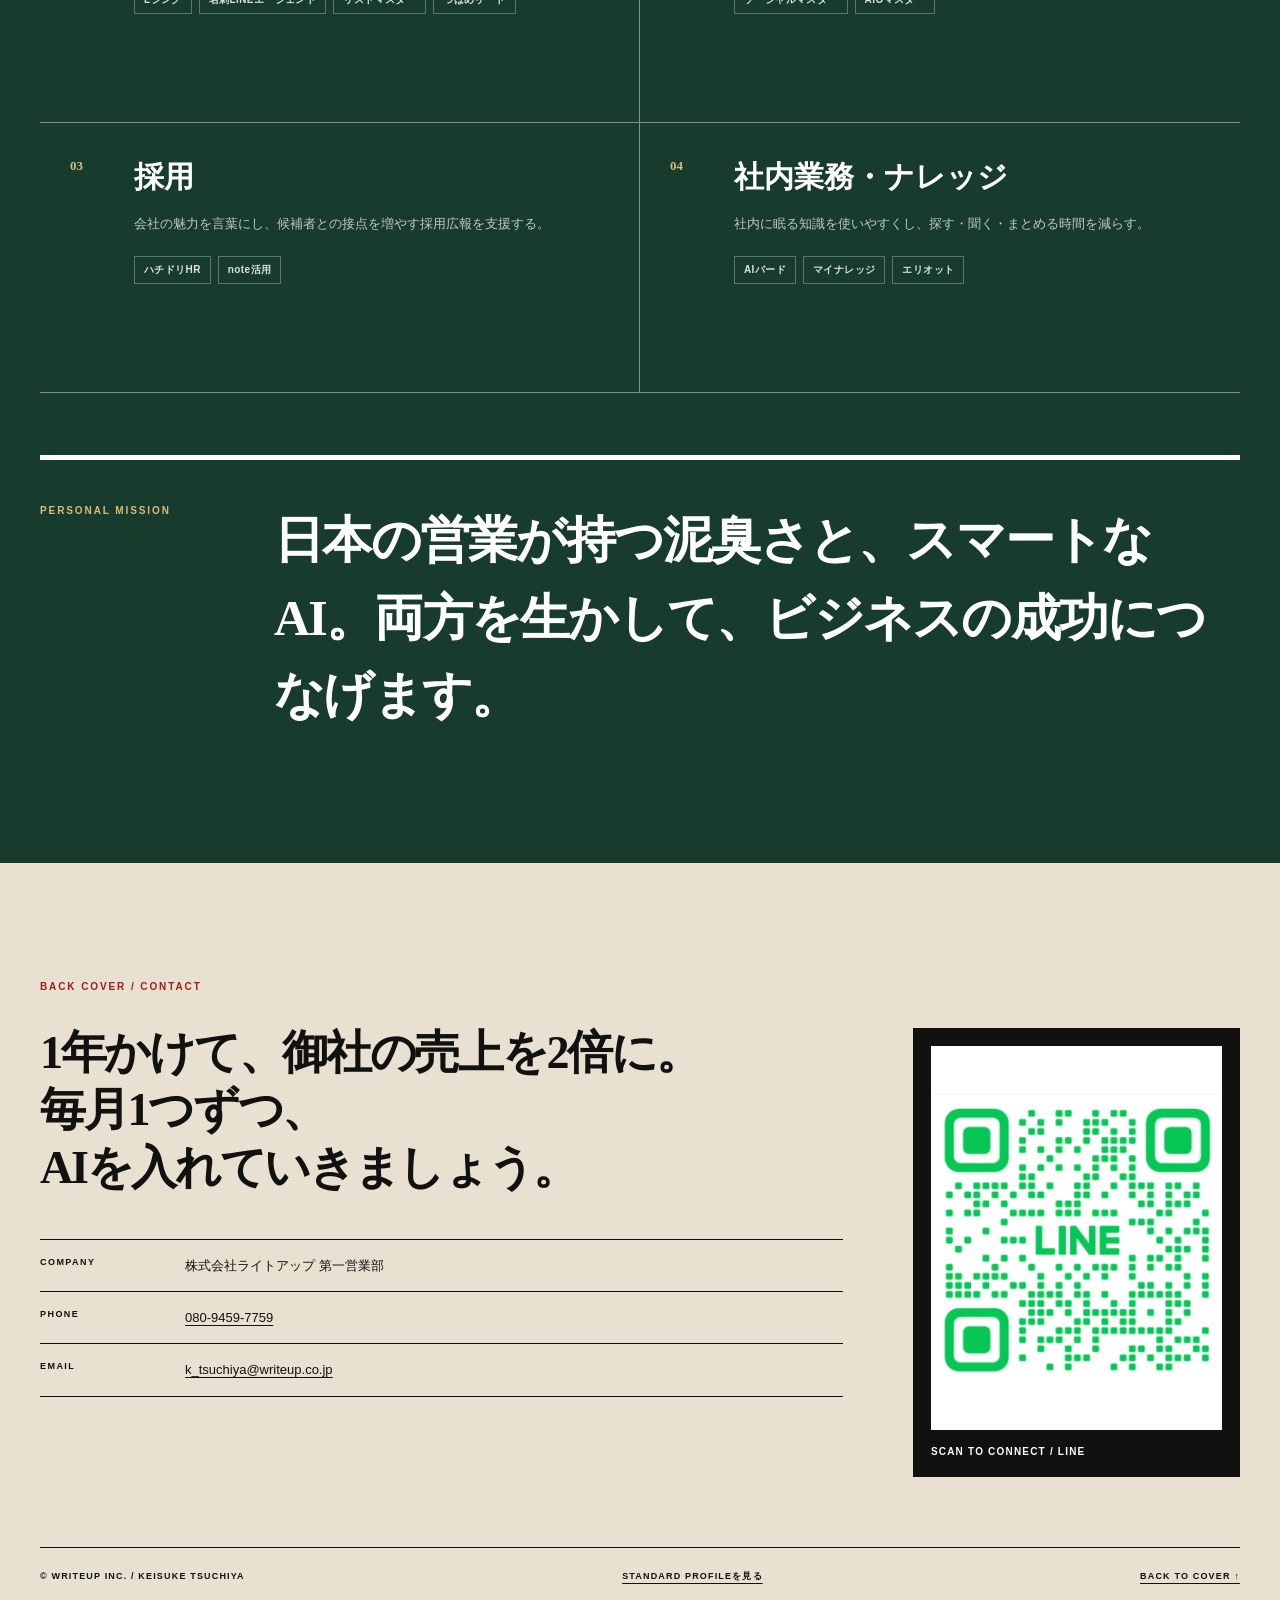
<file: tsuchiya/v2/index.html>
<!doctype html>
<html lang="ja">
<head>
  <meta charset="utf-8">
  <meta name="viewport" content="width=device-width, initial-scale=1">
  <meta name="theme-color" content="#10100f">
  <meta name="description" content="営業12年の現場経験を、AI時代の仕組みに変える。株式会社ライトアップ・土屋慧介のエディトリアルプロフィール。">
  <meta name="robots" content="noindex, nofollow">
  <link rel="canonical" href="https://writeup-inc.github.io/members/tsuchiya/v2/">
  <link rel="icon" href="../../../favicon.svg" type="image/svg+xml">
  <meta property="og:type" content="profile">
  <meta property="og:title" content="土屋慧介 — THE FIELD">
  <meta property="og:description" content="泥臭い営業を、AI時代の仕組みに。土屋慧介のエディトリアルプロフィール。">
  <meta property="og:url" content="https://writeup-inc.github.io/members/tsuchiya/v2/">
  <meta property="og:image" content="https://writeup-inc.github.io/members/tsuchiya/profile-assets/curly-hair.jpg">
  <title>土屋 慧介 — THE FIELD | Editorial Profile</title>
  <style>
    :root {
      --ink: #11110f;
      --paper: #f4efe5;
      --paper-deep: #e8e0d1;
      --cream: #fffaf0;
      --red: #9e2018;
      --gold: #b89553;
      --green: #173b2d;
      --line: rgba(17, 17, 15, .28);
      --sans: "Helvetica Neue", "Hiragino Kaku Gothic ProN", "Yu Gothic", YuGothic, Meiryo, sans-serif;
      --serif: "Yu Mincho", YuMincho, "Hiragino Mincho ProN", "Hiragino Mincho Pro", serif;
    }

    * { box-sizing: border-box; }

    html {
      scroll-behavior: smooth;
      background: var(--ink);
    }

    body {
      margin: 0;
      color: var(--ink);
      background: var(--paper);
      font-family: var(--sans);
      line-height: 1.8;
      overflow-x: hidden;
      -webkit-font-smoothing: antialiased;
      text-rendering: optimizeLegibility;
    }

    img { display: block; max-width: 100%; }
    a { color: inherit; }

    a:focus-visible,
    button:focus-visible {
      outline: 3px solid var(--gold);
      outline-offset: 4px;
    }

    #story,
    #field-notes,
    #brief,
    #contact {
      scroll-margin-top: 50px;
    }

    .skip-link {
      position: fixed;
      left: 16px;
      top: -80px;
      z-index: 999;
      padding: 10px 14px;
      color: var(--ink);
      background: var(--cream);
      font-weight: 800;
      transition: top .2s ease;
    }

    .skip-link:focus { top: 16px; }

    .issue-bar {
      position: absolute;
      inset: 0 0 auto;
      z-index: 5;
      height: 48px;
      color: rgba(255,255,255,.76);
      border-bottom: 1px solid rgba(255,255,255,.24);
      font-size: 11px;
      font-weight: 700;
      letter-spacing: .18em;
      text-transform: uppercase;
    }

    .issue-bar__inner {
      width: min(1200px, calc(100% - 48px));
      height: 100%;
      margin: 0 auto;
      display: flex;
      align-items: center;
      justify-content: space-between;
      gap: 20px;
    }

    .issue-bar__right {
      display: flex;
      align-items: center;
      justify-content: flex-end;
      gap: 18px;
    }

    .version-switch {
      display: inline-flex;
      gap: 2px;
      padding: 2px;
      border: 1px solid rgba(255,255,255,.38);
      border-radius: 999px;
      background: rgba(0,0,0,.26);
      backdrop-filter: blur(8px);
    }

    .version-switch a {
      min-width: 38px;
      min-height: 28px;
      padding: 5px 9px;
      display: inline-flex;
      align-items: center;
      justify-content: center;
      border-radius: 999px;
      color: rgba(255,255,255,.8);
      font-size: 9px;
      font-weight: 800;
      line-height: 1;
      letter-spacing: .08em;
      text-decoration: none;
      transition: color .18s ease, background .18s ease;
    }

    .version-switch a:hover { color: white; background: rgba(255,255,255,.12); }
    .version-switch a[aria-current="page"] { color: var(--ink); background: var(--cream); }

    .cover {
      min-height: 100svh;
      position: relative;
      isolation: isolate;
      display: grid;
      place-items: stretch;
      color: white;
      background: #0d0d0c;
      overflow: hidden;
    }

    .cover::before {
      content: "";
      position: absolute;
      inset: 0;
      z-index: -1;
      background:
        linear-gradient(90deg, rgba(10,10,9,.98) 0%, rgba(10,10,9,.79) 38%, rgba(10,10,9,.12) 72%),
        linear-gradient(0deg, rgba(10,10,9,.8) 0%, transparent 45%),
        url("../profile-assets/curly-hair.jpg") 79% 28% / min(57vw, 820px) auto no-repeat;
      transform: scale(1.003);
    }

    .cover::after {
      content: "";
      position: absolute;
      z-index: -1;
      inset: auto -12vw -34vw auto;
      width: 55vw;
      aspect-ratio: 1;
      border: 1px solid rgba(184,149,83,.3);
      border-radius: 50%;
    }

    .cover__inner {
      width: min(1200px, calc(100% - 48px));
      min-height: 100svh;
      margin: 0 auto;
      padding: 76px 0 32px;
      display: grid;
      grid-template-rows: auto 1fr auto;
    }

    .masthead {
      margin: 0;
      font-family: Georgia, "Times New Roman", var(--serif);
      font-size: clamp(76px, 12.5vw, 174px);
      font-weight: 700;
      line-height: .74;
      letter-spacing: -.075em;
      text-align: center;
      text-transform: uppercase;
      white-space: nowrap;
      mix-blend-mode: screen;
    }

    .masthead span {
      position: relative;
      display: inline-block;
    }

    .masthead span::after {
      content: "Stories from the frontline";
      position: absolute;
      right: .05em;
      bottom: -2.1em;
      color: var(--gold);
      font: 700 9px/1 var(--sans);
      letter-spacing: .23em;
    }

    .cover__body {
      align-self: end;
      width: min(790px, 66%);
      padding: clamp(80px, 13vh, 150px) 0 22px;
    }

    .cover-kicker {
      margin: 0 0 18px;
      display: flex;
      align-items: center;
      gap: 12px;
      color: #e9d29f;
      font-size: 11px;
      font-weight: 800;
      line-height: 1.4;
      letter-spacing: .2em;
      text-transform: uppercase;
    }

    .cover-kicker::before {
      content: "";
      width: 42px;
      height: 2px;
      background: var(--red);
    }

    .cover h1 {
      margin: 0;
      font-family: var(--serif);
      font-size: clamp(44px, 5.2vw, 76px);
      font-weight: 600;
      line-height: 1.16;
      letter-spacing: -.045em;
    }

    .cover h1 .name {
      display: block;
      margin-top: 20px;
      font-family: Georgia, "Times New Roman", var(--serif);
      font-size: .48em;
      font-weight: 400;
      letter-spacing: .04em;
    }

    .cover-copy {
      max-width: 580px;
      margin: 24px 0 0;
      color: rgba(255,255,255,.82);
      font-size: clamp(15px, 1.45vw, 19px);
      font-weight: 600;
      letter-spacing: .035em;
    }

    .cover__footer {
      display: grid;
      grid-template-columns: 1.4fr 1fr auto;
      align-items: end;
      gap: 28px;
      padding-top: 20px;
      border-top: 1px solid rgba(255,255,255,.36);
      font-size: 10px;
      font-weight: 700;
      line-height: 1.5;
      letter-spacing: .16em;
      text-transform: uppercase;
    }

    .cover__footer strong {
      display: block;
      margin-bottom: 4px;
      color: var(--gold);
      font-size: 11px;
    }

    .read-link {
      display: inline-flex;
      align-items: center;
      gap: 12px;
      padding: 10px 0;
      color: white;
      text-decoration: none;
      white-space: nowrap;
    }

    .read-link::after {
      content: "↓";
      display: grid;
      place-items: center;
      width: 30px;
      height: 30px;
      border: 1px solid rgba(255,255,255,.58);
      border-radius: 50%;
      transition: transform .2s ease, background .2s ease;
    }

    .read-link:hover::after {
      transform: translateY(4px);
      background: rgba(255,255,255,.12);
    }

    .paper-nav {
      position: sticky;
      top: 0;
      z-index: 20;
      background: rgba(244,239,229,.94);
      border-bottom: 1px solid var(--ink);
      backdrop-filter: blur(12px);
    }

    .paper-nav__inner {
      width: min(1200px, calc(100% - 48px));
      min-height: 50px;
      margin: 0 auto;
      display: flex;
      align-items: center;
      justify-content: space-between;
      gap: 22px;
    }

    .paper-nav__brand {
      font-family: Georgia, "Times New Roman", var(--serif);
      font-size: 16px;
      font-weight: 700;
      letter-spacing: -.03em;
      text-transform: uppercase;
    }

    .paper-nav__links {
      display: flex;
      align-items: center;
      gap: 24px;
      font-size: 10px;
      font-weight: 800;
      letter-spacing: .13em;
      text-transform: uppercase;
    }

    .paper-nav a { text-decoration: none; }
    .paper-nav a:hover { color: var(--red); }

    .sheet {
      position: relative;
      background:
        radial-gradient(circle at 12% 20%, rgba(120,85,40,.055), transparent 23%),
        var(--paper);
    }

    .story,
    .field-notes,
    .brief,
    .back-cover__inner {
      width: min(1200px, calc(100% - 48px));
      margin: 0 auto;
    }

    .story {
      padding: clamp(72px, 10vw, 138px) 0 clamp(80px, 11vw, 150px);
    }

    .section-label {
      display: flex;
      align-items: center;
      gap: 14px;
      margin: 0 0 24px;
      color: var(--red);
      font-size: 11px;
      font-weight: 900;
      line-height: 1.4;
      letter-spacing: .18em;
      text-transform: uppercase;
    }

    .section-label::before {
      content: "";
      width: 44px;
      height: 3px;
      background: currentColor;
    }

    .story__header {
      display: grid;
      grid-template-columns: minmax(0, 1.62fr) minmax(300px, .74fr);
      gap: clamp(34px, 5vw, 74px);
      align-items: end;
      padding-bottom: 48px;
      border-bottom: 4px double var(--ink);
    }

    .story h2,
    .field-notes h2,
    .brief h2 {
      margin: 0;
      font-family: var(--serif);
      font-size: clamp(43px, 6.1vw, 80px);
      font-weight: 600;
      line-height: 1.22;
      letter-spacing: -.055em;
    }

    .story h2 {
      font-size: clamp(43px, 4.7vw, 64px);
    }

    .story__deck {
      max-width: 390px;
      margin: 0 0 0 auto;
      padding: 7px 0 7px 22px;
      border-left: 2px solid var(--red);
      font-family: var(--serif);
      font-size: 16px;
      font-weight: 600;
      line-height: 1.85;
    }

    .byline {
      max-width: 390px;
      margin: 16px 0 0 auto;
      color: rgba(17,17,15,.62);
      font-size: 9px;
      font-weight: 800;
      letter-spacing: .16em;
      text-transform: uppercase;
    }

    .story__grid {
      display: grid;
      grid-template-columns: minmax(0, 1.55fr) minmax(270px, .68fr);
      gap: clamp(42px, 6vw, 84px);
      align-items: start;
      padding-top: 56px;
    }

    .story__main { min-width: 0; }

    .article-copy {
      column-count: 2;
      column-gap: 46px;
      column-rule: 1px solid rgba(17,17,15,.16);
      font-family: var(--serif);
      font-size: 17px;
      line-height: 2;
      text-align: left;
    }

    .article-copy p { margin: 0 0 1.5em; }

    .article-copy p:first-child::first-letter {
      float: left;
      margin: .04em .12em 0 0;
      color: var(--red);
      font-family: Georgia, "Times New Roman", var(--serif);
      font-size: 5.2em;
      line-height: .73;
    }

    .pull-quote {
      break-inside: avoid;
      margin: 2em 0;
      padding: 1.15em 0;
      border-top: 2px solid var(--ink);
      border-bottom: 1px solid var(--ink);
      color: var(--red);
      font-family: var(--serif);
      font-size: clamp(23px, 2.15vw, 30px);
      font-weight: 700;
      line-height: 1.5;
      text-align: left;
    }

    .story__lower {
      display: grid;
      grid-template-columns: minmax(0, 1.35fr) minmax(230px, .65fr);
      gap: 28px;
      align-items: stretch;
      margin-top: 42px;
    }

    .story__lower .facts { margin-top: 0; }
    .story__lower .fact { min-height: 176px; padding: 18px 12px; }
    .story__lower .fact__num {
      font-size: clamp(34px, 3vw, 42px);
      letter-spacing: -.045em;
      white-space: nowrap;
    }
    .story__lower .fact__label {
      font-size: 10px;
      letter-spacing: .06em;
      white-space: nowrap;
    }

    .story-note {
      min-height: 176px;
      padding: 18px 0 18px 20px;
      display: flex;
      flex-direction: column;
      justify-content: space-between;
      border-left: 2px solid var(--red);
      border-top: 1px solid var(--ink);
      border-bottom: 1px solid var(--ink);
    }

    .story-note__eyebrow {
      margin: 0;
      color: var(--red);
      font-size: 9px;
      font-weight: 900;
      line-height: 1;
      letter-spacing: .19em;
      text-transform: uppercase;
    }

    .story-note h3 {
      margin: 18px 0 8px;
      font-family: var(--serif);
      font-size: clamp(21px, 1.85vw, 27px);
      font-weight: 700;
      line-height: 1.32;
    }

    .story-note p:last-child {
      margin: 0;
      color: rgba(17,17,15,.7);
      font-size: 12px;
      line-height: 1.75;
    }

    .sidebar-card {
      padding: 26px;
      border: 1px solid var(--ink);
      background: rgba(255,255,255,.2);
    }

    .sidebar-card + .sidebar-card { margin-top: 24px; }

    .sidebar-card__eyebrow {
      margin: 0 0 15px;
      color: var(--red);
      font-size: 9px;
      font-weight: 900;
      line-height: 1;
      letter-spacing: .2em;
      text-transform: uppercase;
    }

    .sidebar-card h3 {
      margin: 0 0 16px;
      font-family: var(--serif);
      font-size: 27px;
      line-height: 1.35;
    }

    .sidebar-card p {
      margin: 0;
      font-size: 13px;
      line-height: 1.85;
    }

    .portrait-small {
      width: 100%;
      margin-bottom: 16px;
      aspect-ratio: 4 / 5;
      object-fit: cover;
      filter: saturate(.82) contrast(1.03);
    }

    .facts {
      display: grid;
      grid-template-columns: repeat(3, 1fr);
      margin-top: 56px;
      border-top: 1px solid var(--ink);
      border-bottom: 1px solid var(--ink);
    }

    .fact {
      min-height: 150px;
      padding: 24px;
      display: flex;
      flex-direction: column;
      justify-content: space-between;
    }

    .fact + .fact { border-left: 1px solid var(--ink); }

    .fact__num {
      font-family: Georgia, "Times New Roman", var(--serif);
      font-size: clamp(42px, 5vw, 68px);
      font-weight: 700;
      line-height: .95;
      letter-spacing: -.06em;
    }

    .fact__label {
      font-size: 11px;
      font-weight: 800;
      letter-spacing: .12em;
    }

    .timeline {
      display: grid;
      grid-template-columns: 160px 1fr;
      gap: 46px;
      margin-top: 62px;
      padding-top: 28px;
      border-top: 1px solid var(--ink);
    }

    .timeline h3 {
      margin: 0;
      font: 700 14px/1.4 Georgia, "Times New Roman", var(--serif);
      letter-spacing: .03em;
      text-transform: uppercase;
    }

    .timeline__list {
      display: grid;
      grid-template-columns: repeat(4, 1fr);
      gap: 28px;
    }

    .timeline__item {
      position: relative;
      padding-top: 18px;
      border-top: 5px solid var(--ink);
    }

    .timeline__item:first-child { border-color: var(--red); }

    .timeline__item strong {
      display: block;
      margin-bottom: 8px;
      font-family: var(--serif);
      font-size: 18px;
      line-height: 1.4;
    }

    .timeline__item span {
      color: rgba(17,17,15,.68);
      font-size: 12px;
      line-height: 1.7;
    }

    .field-notes {
      padding: clamp(80px, 10vw, 140px) 0;
    }

    .field-notes__head {
      display: grid;
      grid-template-columns: minmax(0, 1.3fr) minmax(290px, .7fr);
      gap: clamp(32px, 3vw, 48px);
      align-items: end;
      margin-bottom: 48px;
    }

    .field-notes__intro {
      max-width: 440px;
      margin: 0 0 4px auto;
      padding: 7px 0 7px 22px;
      border-left: 2px solid var(--red);
      font-family: var(--serif);
      font-size: 16px;
      font-weight: 600;
      line-height: 1.9;
    }

    .photo-grid {
      display: grid;
      grid-template-columns: 1.16fr .84fr;
      grid-template-rows: auto auto;
      gap: 18px;
    }

    .photo-story {
      position: relative;
      margin: 0;
      overflow: hidden;
      background: #20201d;
    }

    .photo-story--camp { grid-row: 1 / 3; }

    .photo-story img {
      width: 100%;
      height: 100%;
      min-height: 315px;
      object-fit: cover;
      filter: saturate(.78) contrast(1.06);
      transition: transform .7s cubic-bezier(.2,.7,.2,1), filter .3s ease;
    }

    .photo-story--camp img { min-height: 648px; }
    .photo-story:hover img { transform: scale(1.025); filter: saturate(.98) contrast(1.02); }

    .photo-story figcaption {
      position: absolute;
      inset: auto 0 0;
      padding: 70px 28px 25px;
      color: white;
      background: linear-gradient(transparent, rgba(10,10,9,.92));
    }

    .photo-story__no {
      display: block;
      margin-bottom: 9px;
      color: #dfc281;
      font: 700 10px/1 var(--sans);
      letter-spacing: .18em;
    }

    .photo-story h3 {
      margin: 0 0 8px;
      font-family: var(--serif);
      font-size: clamp(25px, 3vw, 39px);
      line-height: 1.3;
    }

    .photo-story p {
      max-width: 570px;
      margin: 0;
      color: rgba(255,255,255,.8);
      font-size: 12px;
      line-height: 1.75;
    }

    .off-clock {
      display: grid;
      grid-template-columns: 1.1fr repeat(3, 1fr);
      margin-top: 18px;
      border: 1px solid var(--ink);
    }

    .off-clock__title,
    .off-clock__item {
      min-height: 185px;
      padding: 24px;
    }

    .off-clock__title {
      color: var(--cream);
      background: var(--red);
    }

    .off-clock__title small {
      display: block;
      margin-bottom: 36px;
      font-size: 9px;
      font-weight: 800;
      letter-spacing: .18em;
      text-transform: uppercase;
    }

    .off-clock__title strong {
      display: block;
      font-family: Georgia, "Times New Roman", var(--serif);
      font-size: 29px;
      line-height: 1.08;
      text-transform: uppercase;
    }

    .off-clock__item + .off-clock__item { border-left: 1px solid var(--ink); }

    .off-clock__item span {
      display: block;
      margin-bottom: 25px;
      color: var(--red);
      font: 700 31px/1 Georgia, "Times New Roman", var(--serif);
    }

    .off-clock__item h3 {
      margin: 0 0 8px;
      font-family: var(--serif);
      font-size: 18px;
      line-height: 1.45;
    }

    .off-clock__item p {
      margin: 0;
      color: rgba(17,17,15,.68);
      font-size: 11px;
      line-height: 1.65;
    }

    .brief-wrap {
      color: white;
      background: var(--green);
    }

    .brief {
      padding: clamp(80px, 10vw, 140px) 0;
    }

    .brief .section-label { color: #dabb7d; }
    .brief__header {
      display: grid;
      grid-template-columns: minmax(0, 1.25fr) minmax(300px, .75fr);
      align-items: end;
      gap: clamp(38px, 7vw, 112px);
      margin-bottom: 54px;
    }

    .brief h2 {
      max-width: none;
      font-size: clamp(43px, 4.45vw, 66px);
    }

    .brief__deck {
      max-width: 420px;
      margin: 0 0 6px auto;
      padding: 7px 0 7px 22px;
      border-left: 2px solid #dabb7d;
      color: rgba(255,255,255,.74);
      font-family: var(--serif);
      font-size: 16px;
      line-height: 1.9;
    }

    .services {
      display: grid;
      grid-template-columns: repeat(2, 1fr);
      border-top: 1px solid rgba(255,255,255,.44);
    }

    .service {
      position: relative;
      min-height: 270px;
      padding: 34px 34px 40px 94px;
      border-bottom: 1px solid rgba(255,255,255,.44);
    }

    .service:nth-child(odd) { border-right: 1px solid rgba(255,255,255,.44); }

    .service__num {
      position: absolute;
      left: 30px;
      top: 36px;
      color: #dabb7d;
      font: 700 13px/1 Georgia, "Times New Roman", var(--serif);
    }

    .service h3 {
      margin: 0 0 14px;
      font-family: var(--serif);
      font-size: 30px;
      line-height: 1.35;
    }

    .service p {
      margin: 0 0 20px;
      color: rgba(255,255,255,.72);
      font-size: 13px;
      line-height: 1.85;
    }

    .service ul {
      margin: 0;
      padding: 0;
      display: flex;
      flex-wrap: wrap;
      gap: 7px;
      list-style: none;
    }

    .service li {
      padding: 4px 9px;
      border: 1px solid rgba(255,255,255,.3);
      color: rgba(255,255,255,.85);
      font-size: 10px;
      font-weight: 700;
      letter-spacing: .04em;
    }

    .mission {
      display: grid;
      grid-template-columns: 180px 1fr;
      gap: 54px;
      margin-top: 62px;
      padding-top: 42px;
      border-top: 5px solid white;
    }

    .mission__label {
      color: #dabb7d;
      font-size: 10px;
      font-weight: 900;
      letter-spacing: .19em;
      text-transform: uppercase;
    }

    .mission blockquote {
      margin: 0;
      font-family: var(--serif);
      font-size: clamp(28px, 4vw, 50px);
      font-weight: 600;
      line-height: 1.55;
      letter-spacing: -.035em;
    }

    .back-cover {
      color: var(--ink);
      background: var(--paper-deep);
    }

    .back-cover__inner {
      min-height: min(760px, 90svh);
      padding: clamp(70px, 9vw, 120px) 0 38px;
      display: grid;
      grid-template-columns: minmax(0, 1.35fr) minmax(250px, .55fr);
      grid-template-rows: 1fr auto;
      gap: 70px;
    }

    .back-cover__eyebrow {
      margin: 0 0 28px;
      color: var(--red);
      font-size: 10px;
      font-weight: 900;
      letter-spacing: .19em;
      text-transform: uppercase;
    }

    .back-cover h2 {
      max-width: 780px;
      margin: 0;
      font-family: var(--serif);
      font-size: clamp(38px, 3.6vw, 50px);
      font-weight: 600;
      line-height: 1.25;
      letter-spacing: -.05em;
    }

    .contact-list {
      margin: 42px 0 0;
      padding: 0;
      list-style: none;
      border-top: 1px solid var(--ink);
    }

    .contact-list li {
      display: grid;
      grid-template-columns: 120px 1fr;
      gap: 25px;
      padding: 14px 0;
      border-bottom: 1px solid var(--ink);
      font-size: 13px;
    }

    .contact-list strong {
      font-size: 9px;
      letter-spacing: .16em;
      text-transform: uppercase;
    }

    .contact-list a {
      text-decoration-thickness: 1px;
      text-underline-offset: 3px;
    }

    .qr-card {
      align-self: end;
      padding: 18px;
      color: white;
      background: var(--ink);
    }

    .qr-card img {
      width: 100%;
      aspect-ratio: 1;
      object-fit: contain;
      background: white;
    }

    .qr-card p {
      margin: 14px 0 0;
      font-size: 10px;
      font-weight: 800;
      line-height: 1.5;
      letter-spacing: .12em;
      text-transform: uppercase;
    }

    .back-cover__foot {
      grid-column: 1 / -1;
      display: flex;
      justify-content: space-between;
      align-items: center;
      gap: 20px;
      padding-top: 20px;
      border-top: 1px solid var(--ink);
      font-size: 9px;
      font-weight: 800;
      letter-spacing: .13em;
      text-transform: uppercase;
    }

    .back-cover__foot a {
      text-underline-offset: 4px;
    }

    @media (max-width: 920px) {
      .cover::before {
        background:
          linear-gradient(90deg, rgba(10,10,9,.97) 0%, rgba(10,10,9,.75) 48%, rgba(10,10,9,.08) 100%),
          linear-gradient(0deg, rgba(10,10,9,.78) 0%, transparent 55%),
          url("../profile-assets/curly-hair.jpg") 105% 25% / 67vw auto no-repeat;
      }

      .cover__body { width: 67%; }
      .story__grid { grid-template-columns: 1fr; }
      .story__aside { display: block; max-width: 520px; }
      .story__aside .portrait-small { height: 300px; }
      .sidebar-card + .sidebar-card { margin-top: 0; }
      .timeline { grid-template-columns: 1fr; gap: 22px; }
      .mission { grid-template-columns: 1fr; gap: 20px; }
      .back-cover__inner { min-height: 0; }
    }

    @media (max-width: 720px) {
      .issue-bar__inner,
      .cover__inner,
      .paper-nav__inner,
      .story,
      .field-notes,
      .brief,
      .back-cover__inner {
        width: min(100% - 32px, 1200px);
      }

      .issue-bar__org { display: none; }
      .issue-bar__inner { gap: 10px; }
      .issue-bar__inner > span { font-size: 8px; letter-spacing: .12em; }
      .issue-bar__right { gap: 8px; }
      .cover__inner { padding-top: 72px; }
      .masthead { font-size: clamp(48px, 15vw, 68px); }
      .masthead span::after { bottom: -2.2em; font-size: 7px; }

      .cover::before {
        background:
          linear-gradient(0deg, rgba(10,10,9,.98) 0%, rgba(10,10,9,.57) 54%, rgba(10,10,9,.18) 100%),
          url("../profile-assets/curly-hair.jpg") 78% 8% / auto 72% no-repeat;
      }

      .cover__body {
        align-self: end;
        width: 100%;
        padding: 210px 0 14px;
      }

      .cover h1 { font-size: clamp(36px, 9.8vw, 48px); }
      .cover-copy { max-width: 94%; margin-top: 16px; font-size: 13px; }
      .cover__footer { grid-template-columns: 1fr auto; gap: 16px; }
      .cover__footer > div:nth-child(2) { display: none; }
      .read-link { font-size: 0; }
      .read-link::after { font-size: 11px; }
      .paper-nav__links a:not(:last-child) { display: none; }

      .story { padding-top: 72px; }
      .story h2,
      .field-notes h2,
      .brief h2 { font-size: clamp(34px, 8.8vw, 42px); }
      .story__header,
      .field-notes__head,
      .brief__header { grid-template-columns: 1fr; gap: 26px; }
      .story__deck { padding-left: 18px; }
      .byline { margin-left: 0; }
      .article-copy { column-count: 1; text-align: left; }
      .story__lower { grid-template-columns: 1fr; gap: 18px; margin-top: 32px; }
      .story__lower .fact { min-height: 112px; padding: 24px; }
      .story-note { min-height: 0; }
      .story__aside { max-width: none; }
      .sidebar-card + .sidebar-card { margin-top: 18px; }
      .facts { grid-template-columns: 1fr; }
      .fact { min-height: 112px; flex-direction: row; align-items: end; gap: 20px; }
      .fact + .fact { border-left: 0; border-top: 1px solid var(--ink); }
      .timeline__list { grid-template-columns: repeat(2, 1fr); }

      .photo-grid { display: block; }
      .photo-story + .photo-story { margin-top: 14px; }
      .photo-story img,
      .photo-story--camp img { min-height: 420px; }
      .photo-story figcaption { padding-inline: 20px; }

      .off-clock { grid-template-columns: 1fr; }
      .off-clock__title,
      .off-clock__item { min-height: 0; }
      .off-clock__title small { margin-bottom: 14px; }
      .off-clock__item + .off-clock__item { border-left: 0; border-top: 1px solid var(--ink); }
      .off-clock__item span { margin-bottom: 10px; }

      .field-notes__intro,
      .brief__deck {
        max-width: none;
        margin-left: 0;
        padding-left: 18px;
      }
      .brief__header { margin-bottom: 48px; }

      .services { grid-template-columns: 1fr; }
      .service { min-height: 0; padding: 28px 22px 32px 70px; }
      .service:nth-child(odd) { border-right: 0; }
      .service__num { left: 22px; top: 31px; }

      .back-cover__inner { grid-template-columns: 1fr; grid-template-rows: auto auto auto; gap: 42px; }
      .back-cover h2 { font-size: clamp(34px, 8.8vw, 42px); }
      .qr-card { width: min(100%, 310px); }
      .back-cover__foot { grid-column: auto; align-items: flex-start; flex-direction: column; }
    }

    @media (max-width: 420px) {
      .timeline__list { grid-template-columns: 1fr; }
      .photo-story img,
      .photo-story--camp img { min-height: 360px; }
      .contact-list li { grid-template-columns: 86px 1fr; gap: 12px; overflow-wrap: anywhere; }
    }

    @media (prefers-reduced-motion: reduce) {
      html { scroll-behavior: auto; }
      *, *::before, *::after { transition-duration: .01ms !important; }
    }
  </style>
</head>
<body>
  <a class="skip-link" href="#story">本文へ移動</a>

  <header class="cover" id="top">
    <div class="issue-bar" aria-label="号数情報">
      <div class="issue-bar__inner">
        <span>THE PEOPLE ISSUE · VOL. 02</span>
        <div class="issue-bar__right">
          <span class="issue-bar__org">WRITEUP / FIRST SALES DIVISION</span>
          <nav class="version-switch" aria-label="プロフィールのバージョン切替">
            <a href="../">V1</a>
            <a href="./" aria-current="page">V2</a>
          </nav>
        </div>
      </div>
    </div>

    <div class="cover__inner">
      <p class="masthead" aria-label="The Field"><span>The Field</span></p>

      <div class="cover__body">
        <p class="cover-kicker">Analog Experience × AI</p>
        <h1>
          泥臭い営業を、<br>AI時代の仕組みに。
          <span class="name">KEISUKE TSUCHIYA</span>
        </h1>
        <p class="cover-copy">髪は天然。営業は設計。AIで売れる仕組みを本気でつくります。</p>
      </div>

      <div class="cover__footer">
        <div><strong>12 Years</strong>現場で積み上げた法人営業</div>
        <div><strong>Off the Clock</strong>年間50泊、バイクと家族キャンプ</div>
        <a class="read-link" href="#story">Read the story</a>
      </div>
    </div>
  </header>

  <nav class="paper-nav" aria-label="ページ内ナビゲーション">
    <div class="paper-nav__inner">
      <a class="paper-nav__brand" href="#top">The Field</a>
      <div class="paper-nav__links">
        <a href="#story">Story</a>
        <a href="#field-notes">Field Notes</a>
        <a href="#brief">The Brief</a>
        <a href="#contact">Contact</a>
      </div>
    </div>
  </nav>

  <main class="sheet">
    <article class="story" id="story">
      <header class="story__header">
        <div>
          <p class="section-label">The Long Read</p>
          <h2>足で売ってきた12年を、<br>AI時代の仕組みに変える。</h2>
        </div>
        <div>
          <p class="story__deck">飛び込み営業、店長、エリアマネージャー。現場を知る人間だから、AIを「使える仕組み」にできる。</p>
          <p class="byline">Story / Keisuke Tsuchiya &nbsp; Photography / Personal Archive</p>
        </div>
      </header>

      <div class="story__grid">
        <div class="story__main">
          <div class="article-copy">
            <p>社会人になった2012年。土屋慧介の営業人生は、新宿の高層ビルへ朝から晩まで飛び込むところから始まった。同期が先輩の仕事を引き継いでいくなか、彼は2年間、足と汗でお客さまを増やした。</p>
            <p>楽な近道はなかった。けれど、そのお客さまに支えられ、営業成績でトップを取ることもできた。アクセアで営業、店長、エリアマネージャーを経験し、法人営業の現場に12年。積み重ねたのは、資料の数字だけでは見えない、人が動く瞬間の解像度だ。</p>
            <p>現在は株式会社ライトアップの第一営業部で、AI SaaSを担当する。いまはAIを使って、営業を仕組みにできる時代だ。ただし、仕組みに魂を込めるのは、現場で積み重ねた経験だと考えている。</p>
            <p>泥臭い営業と、スマートなAI。その両方を知る担当として、会社ごとに違う課題をほどき、無理なく始められる一歩を設計する。目指しているのは、ツールを増やすことではない。毎月一つずつ、現場で本当に回る仕組みを増やすことだ。</p>
          </div>

          <div class="story__lower">
            <section class="facts" aria-label="3つの数字">
              <div class="fact"><span class="fact__num">2012</span><span class="fact__label">営業の原点</span></div>
              <div class="fact"><span class="fact__num">12年</span><span class="fact__label">法人営業</span></div>
              <div class="fact"><span class="fact__num">4領域</span><span class="fact__label">AI活用支援</span></div>
            </section>
            <aside class="story-note" aria-label="得意領域">
              <p class="story-note__eyebrow">Specialty</p>
              <h3>製造業と<br>店舗ビジネス。</h3>
              <p>「めっちゃいいじゃないですか！」から、次の一歩を一緒につくる。</p>
            </aside>
          </div>
        </div>

        <aside class="story__aside" aria-label="プロフィール概要">
          <section class="sidebar-card">
            <img class="portrait-small" src="../profile-assets/main.jpg" width="286" height="404" alt="ノートパソコンを開いて仕事をする土屋慧介">
            <p class="sidebar-card__eyebrow">Profile</p>
            <h3>土屋 慧介<br><small>つっちー</small></h3>
            <p>1989年8月28日生まれ。茨城県つくばみらい市育ち、東京都東久留米市在住。株式会社ライトアップ 第一営業部リーダー。</p>
          </section>
        </aside>
      </div>

      <section class="timeline" aria-labelledby="timeline-title">
        <h3 id="timeline-title">A Working<br>Life</h3>
        <div class="timeline__list">
          <div class="timeline__item"><strong>伊奈高校</strong><span>剣道部で鍛え、二段を取得。</span></div>
          <div class="timeline__item"><strong>武蔵野大学</strong><span>茨城から東京へ。社会人への助走期間。</span></div>
          <div class="timeline__item"><strong>アクセア</strong><span>12年間、営業から店長、エリアマネージャーまで。</span></div>
          <div class="timeline__item"><strong>ライトアップ</strong><span>第一営業部リーダー。AI SaaSで現場の変化を支援。</span></div>
        </div>
      </section>
    </article>

    <section class="field-notes" id="field-notes">
      <header class="field-notes__head">
        <div>
          <p class="section-label">Field Notes</p>
          <h2>仕事を離れても、<br>じっとはしていない。</h2>
        </div>
        <p class="field-notes__intro">バイクで走り、家族とテントを張る。目的地は、まずスーパー銭湯から決める。土屋の人柄をつくる、オフの現場。</p>
      </header>

      <div class="photo-grid">
        <figure class="photo-story photo-story--camp">
          <img src="../profile-assets/camp.jpg" width="1400" height="1117" alt="キャンプ場で娘を抱く土屋慧介">
          <figcaption>
            <span class="photo-story__no">01 / FAMILY CAMP</span>
            <h3>いまは、娘と3人で。</h3>
            <p>妻とバイクで出かけていたキャンプは、いまでは家族3人の時間。娘の楽しそうな顔を見るのが、いちばんの楽しみ。</p>
          </figcaption>
        </figure>

        <figure class="photo-story">
          <img src="../profile-assets/bike.jpg" width="1400" height="1105" alt="富士山を望む道でバイクの横に立つ土屋慧介">
          <figcaption>
            <span class="photo-story__no">02 / MOTORCYCLE</span>
            <h3>年間50泊、走る。</h3>
            <p>行き先はスーパー銭湯から逆算。走って、湯に入って、帰る。</p>
          </figcaption>
        </figure>

        <figure class="photo-story">
          <img src="../profile-assets/curly-hair.jpg" width="741" height="1000" alt="天然パーマの髪型が印象的な土屋慧介のポートレート">
          <figcaption>
            <span class="photo-story__no">03 / NATURAL CURL</span>
            <h3>髪は天然。</h3>
            <p>朝に濡らして整えても、会社に着くころには、いつものくるくる。</p>
          </figcaption>
        </figure>
      </div>

      <div class="off-clock" aria-label="話のタネ">
        <div class="off-clock__title"><small>Four more facts</small><strong>Off The<br>Clock</strong></div>
        <article class="off-clock__item"><span>01</span><h3>リクガメ「巌」</h3><p>6年間一緒に暮らす、わが家の静かな主役。</p></article>
        <article class="off-clock__item"><span>02</span><h3>BTTF、30周</h3><p>『バック・トゥ・ザ・フューチャー』は繰り返し観ても面白い。</p></article>
        <article class="off-clock__item"><span>03</span><h3>茨城と牛久大仏</h3><p>夜は少し怖い。でも、あの迫力は一度見てほしい。</p></article>
      </div>
    </section>

    <section class="brief-wrap" id="brief">
      <div class="brief">
        <p class="section-label">The Brief</p>
        <div class="brief__header">
          <h2>AIは、会社ごとの<br>現場から設計する。</h2>
          <p class="brief__deck">一つのツールですべてを変えるのではなく、営業から社内ナレッジまで、課題に合う領域から始める。土屋が支援する4つのテーマ。</p>
        </div>

        <div class="services">
          <article class="service">
            <span class="service__num">01</span>
            <h3>営業</h3>
            <p>見込み客の発見から接点づくりまで、営業活動を継続できる流れに整える。</p>
            <ul><li>Lシンク</li><li>名刺LINEエージェント</li><li>リストマスター</li><li>つばめリード</li></ul>
          </article>
          <article class="service">
            <span class="service__num">02</span>
            <h3>販促・集客</h3>
            <p>SNS運用やAI検索への対応を、属人的な頑張りから日々回る仕組みへ。</p>
            <ul><li>ソーシャルマスター</li><li>AIOマスター</li></ul>
          </article>
          <article class="service">
            <span class="service__num">03</span>
            <h3>採用</h3>
            <p>会社の魅力を言葉にし、候補者との接点を増やす採用広報を支援する。</p>
            <ul><li>ハチドリHR</li><li>note活用</li></ul>
          </article>
          <article class="service">
            <span class="service__num">04</span>
            <h3>社内業務・ナレッジ</h3>
            <p>社内に眠る知識を使いやすくし、探す・聞く・まとめる時間を減らす。</p>
            <ul><li>AIバード</li><li>マイナレッジ</li><li>エリオット</li></ul>
          </article>
        </div>

        <div class="mission">
          <div class="mission__label">Personal Mission</div>
          <blockquote>日本の営業が持つ泥臭さと、スマートなAI。両方を生かして、ビジネスの成功につなげます。</blockquote>
        </div>
      </div>
    </section>
  </main>

  <footer class="back-cover" id="contact">
    <div class="back-cover__inner">
      <div>
        <p class="back-cover__eyebrow">Back Cover / Contact</p>
        <h2>1年かけて、御社の売上を2倍に。<br>毎月1つずつ、<br>AIを入れていきましょう。</h2>
        <ul class="contact-list">
          <li><strong>Company</strong><span>株式会社ライトアップ 第一営業部</span></li>
          <li><strong>Phone</strong><a href="tel:08094597759">080-9459-7759</a></li>
          <li><strong>Email</strong><a href="mailto:k_tsuchiya@writeup.co.jp">k_tsuchiya@writeup.co.jp</a></li>
        </ul>
      </div>

      <aside class="qr-card" aria-label="LINE連絡先">
        <img src="../profile-assets/line-qr.png" width="387" height="384" alt="土屋慧介のLINE連絡先QRコード">
        <p>Scan to connect / LINE</p>
      </aside>

      <div class="back-cover__foot">
        <span>© Writeup Inc. / Keisuke Tsuchiya</span>
        <a href="../">Standard profileを見る</a>
        <a href="#top">Back to cover ↑</a>
      </div>
    </div>
  </footer>
  <script>
    window.addEventListener("load", () => {
      if (!location.hash) return;
      requestAnimationFrame(() => document.querySelector(location.hash)?.scrollIntoView({ behavior: "instant", block: "start" }));
    });
  </script>
</body>
</html>
</file>
<file: assets/profile.css>
/* ===== lp-base.css（初期CSS：改行制御・最小文字サイズ・固定CTAの逃げは削除しない） ===== */
h1, h2, h3, h4, h5,
.lead, .catch, .hero__title, [data-keep-phrase] {
  word-break: auto-phrase;
  line-break: strict;
  overflow-wrap: anywhere;
}
@supports not (word-break: auto-phrase) {
  h1, h2, h3, h4, h5,
  .lead, .catch, .hero__title, [data-keep-phrase] {
    word-break: normal;
  }
}
.nobr { white-space: nowrap; }

:root { --fs-min: 13px; --fs-body: 17px; }
body { font-size: var(--fs-body); line-height: 1.85; }
small, .note, figcaption { font-size: var(--fs-min); line-height: 1.75; }

h1, .hero__title { font-size: clamp(1.55rem, 5.2vw, 3.25rem); line-height: 1.35; }
h2 { font-size: clamp(1.3rem, 3.6vw, 2.1rem); line-height: 1.45; }

:root { --fixed-cta-h: 68px; }
body { padding-bottom: calc(var(--fixed-cta-h) + env(safe-area-inset-bottom, 0px)); }

*, *::before, *::after { box-sizing: border-box; }
img, svg, video, canvas, iframe { max-width: 100%; height: auto; }
main > *, section > *, .grid > *, .flex > * { min-width: 0; }
pre, table, .scroll-x { overflow-x: auto; max-width: 100%; }

/* ===== ここから本ページ ===== */
:root{
  --green:#25452F;
  --green-deep:#173021;
  --green-soft:#3D6B4C;
  --green-pale:#E5EDE7;
  --bg:#F6F3EB;
  --bg-alt:#EFEBE1;
  --card:#FFFFFF;
  --ink:#18251E;
  --ink-sub:#4F5C55;
  --line:#DCD6C8;
  --gold:#9C7526;
  --wrap:1200px;

  --fs-h1:  clamp(1.7rem, 5.4vw, 2.9rem);
  --fs-h2:  clamp(1.34rem, 4vw, 1.85rem);
  --fs-h3:  clamp(1.06rem, 3vw, 1.22rem);
  --fs-lead:clamp(1.06rem, 3.1vw, 1.22rem);
  --fs-txt: 16px;
  --fs-sub: 14px;

  --sp:36px;
  --sp-in:18px;
}
html{ -webkit-text-size-adjust:100%; }
body{
  margin:0;
  background:var(--bg);
  color:var(--ink);
  font-family:"Hiragino Kaku Gothic ProN","Hiragino Sans","Yu Gothic Medium","Yu Gothic",Meiryo,system-ui,sans-serif;
  letter-spacing:.015em;
}
.wrap{ width:min(100%, var(--wrap)); margin:0 auto; box-shadow:0 0 0 1px rgba(37,69,47,.04), 0 24px 80px rgba(23,48,33,.08); }
section{ padding:var(--sp) 20px; }
a{ color:inherit; }
a:focus-visible{ outline:3px solid #D8B85B; outline-offset:3px; }
p{ margin:0; }

.wrap{ counter-reset:sec; }
.sec-title{ margin:0 0 8px; font-size:var(--fs-h2); font-weight:700; line-height:1.5; }
.sec-title::before{
  content:"0" counter(sec); counter-increment:sec;
  display:block; width:fit-content;
  font-size:var(--fs-min); font-weight:700; letter-spacing:.14em; color:var(--green-soft);
  border-bottom:3px solid var(--green); padding-bottom:9px; margin-bottom:14px;
}
.sec-sub{ margin:0 0 var(--sp-in); font-size:var(--fs-sub); line-height:1.9; color:var(--ink-sub); max-width:46em; }

/* ── ヒーロー ──────────────────────────── */
.hero{
  background:
    radial-gradient(circle at 73% 25%, rgba(216,184,91,.1), transparent 25%),
    linear-gradient(128deg,#0D281C 0%,#173725 58%,#213E2C 100%);
  color:#fff; padding:18px 20px 34px; position:relative; overflow:hidden;
}
.hero::after{
  content:""; position:absolute; width:420px; height:420px; border:1px solid rgba(216,184,91,.16);
  border-radius:50%; right:-190px; top:-220px; box-shadow:0 0 0 74px rgba(216,184,91,.025);
  pointer-events:none;
}
.hero__top{
  position:relative; z-index:2; margin:0 0 20px;
  display:flex; align-items:center; justify-content:space-between; gap:18px;
}
.hero__org{ margin:0; font-size:var(--fs-sub); letter-spacing:.08em; color:#B9CDBF; }
.version-switch{
  flex:none; display:inline-flex; gap:2px; padding:3px;
  border:1px solid rgba(255,255,255,.34); border-radius:999px;
  background:rgba(5,21,14,.3); backdrop-filter:blur(8px);
}
.version-switch a{
  min-width:48px; min-height:34px; padding:6px 11px; border-radius:999px;
  display:inline-flex; align-items:center; justify-content:center;
  color:#D8E3DB; font-size:11px; font-weight:700; line-height:1;
  letter-spacing:.08em; text-decoration:none; transition:background .18s,color .18s;
}
.version-switch a:hover{ color:#fff; background:rgba(255,255,255,.1); }
.version-switch a[aria-current="page"]{ color:var(--green-deep); background:#F4E9C8; }
.hero__inner{
  display:grid; grid-template-columns:clamp(136px,43%,210px) 1fr;
  gap:20px; align-items:end; min-width:0;
}
/* 金枠は写真を包む作りなので、枠の形は写真に任せる。
   fit-content で枠が写真に張りつき、脇に深緑の地が出ない */
.photo-frame{
  border-radius:2px; overflow:hidden; background:var(--green-deep);
  border:1px solid rgba(244,229,166,.72);
  box-shadow:10px 10px 0 rgba(216,184,91,.09), 0 28px 60px rgba(0,0,0,.25);
  width:fit-content; max-width:100%; justify-self:start;
}
/* ヒーローは切らない。統一感は「同じ形」ではなく「同じ高さ」で出す。
   以前は aspect-ratio:741/1000（土屋さんの写真の比率）を全員に当てており、
   松井さんは横幅の44%、正方形で撮った4人は4分の1が枠の外だった。
   各ページの object-position はその枠へ顔を寄せるための手調整で、
   切るのをやめた時点で不要になったため撤去した。 */
.photo-main{
  display:block; width:auto; height:auto; max-width:100%;
  filter:saturate(.86) contrast(1.03);
}
.hero__body{ min-width:0; }
.hero__kicker{
  margin:0 0 12px; color:#F4E5A6; font-size:var(--fs-min); font-weight:700;
  letter-spacing:.12em;
}
.role{
  display:inline-block; margin:0 0 20px; padding:7px 15px;
  border:1px solid rgba(255,255,255,.5); border-radius:99px;
  font-size:var(--fs-sub); font-weight:700; letter-spacing:.04em;
}
.hero__title{
  margin:0; font-family:"Yu Mincho",YuMincho,"Hiragino Mincho ProN",serif;
  font-weight:600; letter-spacing:.055em; font-size:clamp(2rem,5.4vw,3.65rem);
}
.hero__title .nick{
  display:inline-block; font-size:.42em; font-weight:700;
  margin-left:.45em; letter-spacing:.02em; white-space:nowrap;
}
.romaji{ margin:8px 0 0; font-size:var(--fs-min); letter-spacing:clamp(.1em,1.1vw,.34em); color:#AFC9B9; }
.hero__catch{
  margin:22px 0 0; padding:4px 0 4px 18px; border-left:2px solid #D8B85B;
  max-width:42em; color:#fff; font-size:clamp(.95rem,3.8vw,1.2rem);
  font-weight:700; line-height:1.8; letter-spacing:.04em;
}
.hero__meta{
  margin:20px 0 0; padding-top:var(--sp-in); border-top:1px solid rgba(255,255,255,.24);
  font-size:var(--fs-sub); line-height:1.95; color:#DFEAE3;
  display:flex; flex-wrap:wrap; gap:6px 22px;
}
.hero__meta span{ white-space:nowrap; }
.hero__meta .strong{ color:#fff; font-weight:700; }

/* ── 自己紹介 ─────────────────────────── */
.lead-box{ background:var(--card); padding:var(--sp) 20px; border-bottom:1px solid var(--line); }
.lead__eyebrow{ margin:0 0 10px; color:var(--gold); font-size:var(--fs-min); font-weight:700; letter-spacing:.16em; }
.lead__heading{ margin:0 0 26px; max-width:18em; font-size:clamp(1.45rem,4.4vw,2.35rem); line-height:1.55; color:var(--green-deep); }
.story-grid{ display:grid; gap:24px; }
.story-copy{ max-width:47em; }
.lead{ font-size:var(--fs-lead); line-height:2.05; }
.lead + .lead{ margin-top:1.1em; }
.lead b{ color:var(--green); background:linear-gradient(transparent 62%, #F4E5A6 62%); font-weight:700; }
.lead b.q{ background:none; }
.mission-card{
  align-self:start; background:var(--green-pale); border:1px solid #C8D8CC; border-radius:12px;
  padding:22px; color:var(--green-deep);
}
.mission-card__label{ margin-bottom:9px; color:var(--green-soft); font-size:var(--fs-min); font-weight:700; letter-spacing:.12em; }
.mission-card__text{ font-size:clamp(1.12rem,3.3vw,1.45rem); font-weight:700; line-height:1.75; }
.story-facts{ margin:18px 0 0; padding:16px 0 0; border-top:1px solid #BED1C3; display:grid; grid-template-columns:repeat(3,1fr); gap:12px; }
.story-facts div{ min-width:0; }
.story-facts dt{ color:var(--green); font-size:clamp(1.1rem,3.5vw,1.45rem); font-weight:700; line-height:1.2; }
.story-facts dd{ margin:4px 0 0; color:var(--ink-sub); font-size:var(--fs-min); line-height:1.55; }

/* ── 口癖 ─────────────────────────────── */
.quote{
  margin:24px 0 0; padding:14px 0 14px 20px;
  border-left:5px solid var(--gold);
}
.quote__label{ margin-bottom:8px; font-size:var(--fs-min); font-weight:700; letter-spacing:.1em; color:var(--gold); }
.quote__text{ font-size:clamp(1.2rem,4.8vw,1.6rem); font-weight:700; line-height:1.6; }

/* ── プロフィール表 ───────────────────── */
.person{ background:var(--bg-alt); }
.dl{ margin:0; border-top:1px solid var(--line); }
.dl > div{
  display:grid; grid-template-columns:90px 1fr; gap:0 16px;
  padding:16px 0; border-bottom:1px solid var(--line); align-items:start; min-width:0;
}
.dl dt{
  font-size:var(--fs-min); font-weight:700; color:#fff; background:var(--green);
  text-align:center; padding:5px 0; border-radius:5px; letter-spacing:.08em;
}
.dl dd{ margin:0; font-size:var(--fs-txt); line-height:1.9; min-width:0; overflow-wrap:anywhere; }

.career{ margin:0; padding:0 0 0 20px; list-style:none; position:relative; }
.career li{ position:relative; padding:5px 0; }
.career li::before{
  content:""; position:absolute; left:-20px; top:14px;
  width:8px; height:8px; border-radius:50%; background:var(--green);
}
.career li:not(:last-child)::after{
  content:""; position:absolute; left:-16.5px; top:22px; bottom:-4px; width:1px; background:var(--line);
}
.career li b{ color:var(--green); }
.career li span{ display:block; margin-top:2px; font-size:var(--fs-sub); color:var(--ink-sub); }

/* ── 好きなこと ───────────────────────── */
.likes{ display:grid; gap:14px; margin-top:var(--sp-in); }
.likes__column{ display:contents; }
.like{ background:var(--card); border:1px solid var(--line); border-radius:10px; padding:20px; overflow:hidden; }
.like__visual{
  height:156px; margin:-20px -20px 18px; overflow:hidden;
  background:linear-gradient(145deg,#EEF4EF,#DDE8E0); border-bottom:1px solid var(--line);
}
.like__visual svg{ display:block; width:100%; height:100%; }

/* 写真は枠に合わせて切らず、写真の比率で枠を組む。
   --ar は「幅/高さ」。テンプレートが実ファイルを測って埋める。
   以前は高さ216px固定で、4:3なら高さの6割、縦長0.59なら7割超を捨てていた。
   その結果どの写真も目元のドアップになっていた。 */
.like__visual.is-photo{
  height:auto; aspect-ratio:var(--ar, 4/3); background:none; padding:0;
}
.like__visual.is-photo img{
  display:block; width:100%; height:100%; object-fit:cover;
}

/* 縦長（比率0.85未満）は、カードの幅で組み方を変える。
   狭いカードでは上に全幅（＝横長と同じ。写真が主役になる）。
   900px以上ではカードが441px／617pxに確定するので、そこで横組みに切り替え、
   写真を左に立てて2列の流れの高さを揃える。
   横組みを601pxから始めると、2列の中のカードで写真が133px幅まで痩せた。
   カード幅で切るのが本来だが、@container は自分自身を問い合わせられず、
   601〜899pxの列は display:contents で箱を持たないためコンテナにできない。 */
.like__visual .line{ fill:none; stroke:var(--green); stroke-width:4; stroke-linecap:round; stroke-linejoin:round; }
.like__visual .soft{ fill:#C8D8CC; }
.like__visual .deep{ fill:var(--green); }
.like__visual .gold{ fill:#D8B85B; }
.like__visual .paper{ fill:#F6F3EB; }
.like__text{ min-width:0; }
.like h3{
  margin:0 0 4px; font-size:var(--fs-h3); font-weight:700; color:var(--green);
  display:flex; align-items:center; flex-wrap:wrap; gap:4px 11px; min-width:0;
}
.like h3 svg{
  flex:none; width:24px; height:24px; stroke:var(--green); fill:none; stroke-width:1.6;
  stroke-linecap:round; stroke-linejoin:round;
}
.like h3 em{ font-style:normal; font-size:var(--fs-sub); font-weight:400; color:var(--ink-sub); }
.like p{ font-size:var(--fs-txt); line-height:1.95; color:var(--ink-sub); }
.like p + p{ margin-top:.8em; }
.like b{ color:var(--ink); }
.like .ask{
  display:block; margin-top:14px; padding:13px 16px; border-radius:8px;
  background:var(--green-pale); color:var(--green); font-size:var(--fs-txt);
  font-weight:700; line-height:1.8;
}
.like--home{ background:var(--green-deep); border-color:var(--green-deep); }
.like--home .like__visual{ background:#294936; border-color:rgba(255,255,255,.14); }
.like--home .like__visual .line{ stroke:#F4E5A6; }
.like--home .like__visual .soft{ fill:#3D6B4C; }
.like--home .like__visual .deep{ fill:#F4E5A6; }
.like--home .like__visual .paper{ fill:#AFC9B9; }
.like--home h3, .like--home h3 em, .like--home p, .like--home b{ color:#fff; }
.like--home h3 svg{ stroke:#F4E5A6; }
.like--home h3 em{ color:#AFC9B9; }
.like--home p{ color:#DFEAE3; }
.like--home .ask{ background:rgba(255,255,255,.1); color:#fff; }

/* ── 話のタネ ─────────────────────────── */
.seeds{
  margin-top:24px; background:var(--card); border:1px solid var(--line);
  border-left:5px solid var(--gold); border-radius:10px; padding:20px;
}
.seeds h3{ margin:0 0 5px; font-size:var(--fs-h3); color:var(--gold); }
.seeds .sec-sub{ margin-bottom:14px; }
.seeds ul{ margin:0; padding-left:1.2em; font-size:var(--fs-txt); line-height:2; }
.seeds ul b{ color:var(--green); }

/* ── 写真 ─────────────────────────────── */
.shots{ display:grid; grid-template-columns:1fr; gap:var(--sp-in); margin-top:24px; align-items:start; }
.shots figure{ margin:0; }
.shots img{
  width:100%; aspect-ratio:var(--ar, 4/3); object-fit:cover; border-radius:10px;
  background:#DDD8CC; display:block;
}
.shots figcaption{ margin-top:8px; color:var(--ink-sub); }

/* ── 4領域 ────────────────────────────── */
.cards{ display:grid; gap:14px; margin-top:var(--sp-in); }
.card{ background:var(--card); border:1px solid var(--line); border-radius:10px; padding:20px; }
.card h3{
  margin:0 0 12px; font-size:var(--fs-h3); font-weight:700; color:var(--green);
  display:flex; align-items:center; flex-wrap:wrap; gap:4px 11px; min-width:0;
}
.card h3 svg{
  flex:none; width:24px; height:24px; stroke:var(--green); fill:none; stroke-width:1.6;
  stroke-linecap:round; stroke-linejoin:round;
}
.card__note{ font-size:var(--fs-sub); line-height:1.9; color:var(--ink-sub); margin-bottom:16px; }
.svc{ list-style:none; margin:0; padding:0; border-top:1px solid var(--line); }
.svc li{ padding:12px 0; border-bottom:1px solid var(--line); }
.svc li:last-child{ border-bottom:none; padding-bottom:0; }
.svc__name{
  display:inline-block; font-size:var(--fs-txt); font-weight:700; color:var(--ink);
  line-height:1.6;
}
a.svc__name{ color:var(--green); text-decoration:underline; text-underline-offset:4px; }
a.svc__name::after{
  content:"↗"; display:inline-block; margin-left:.35em; font-size:.78em;
  color:var(--green-soft); text-decoration:none; opacity:0; transition:opacity .15s;
}
a.svc__name:hover::after, a.svc__name:focus-visible::after{ opacity:1; }
@media (hover:none){ a.svc__name::after{ opacity:1; } }
.svc__desc{ display:block; margin-top:3px; font-size:var(--fs-sub); line-height:1.85; color:var(--ink-sub); }
.svc__link-note{ margin-top:14px; color:var(--ink-sub); }
.subsidy{
  margin-top:14px; background:var(--green-pale); border-radius:10px; padding:16px 18px;
  font-size:var(--fs-txt); line-height:1.9; color:var(--green);
}

/* ── 実績 ─────────────────────────────── */
.works{ margin:var(--sp-in) 0 0; padding:0; list-style:none; display:grid; gap:12px; }
.works li{
  background:var(--card); border:1px solid var(--line); border-radius:10px; padding:18px 20px;
  font-size:var(--fs-txt); line-height:1.9; color:var(--ink-sub);
}
.works li b{
  display:flex; align-items:center; gap:10px;
  font-size:var(--fs-h3); color:var(--green); margin-bottom:3px;
}
.works li svg{
  flex:none; width:22px; height:22px; stroke:var(--green); fill:none; stroke-width:1.6;
  stroke-linecap:round; stroke-linejoin:round;
}

/* ── 連絡先 ───────────────────────────── */
.contact{ background:var(--green); color:#fff; }
.contact .sec-title{ color:#fff; }
.contact .sec-title::before{ color:#AFC9B9; border-bottom-color:#AFC9B9; }
.contact__org{ margin-bottom:var(--sp-in); font-size:var(--fs-txt); line-height:1.85; color:#DFEAE3; }
.contact__list{ margin:0 0 var(--sp-in); display:grid; gap:12px; }
.contact__list a{
  display:flex; align-items:center; gap:13px; text-decoration:none;
  background:rgba(255,255,255,.1); border:1px solid rgba(255,255,255,.28);
  border-radius:10px; padding:16px 18px; font-size:var(--fs-txt); font-weight:700; min-height:58px;
}
.contact__list a > span{ min-width:0; overflow-wrap:anywhere; }
.contact__list a small{ display:block; font-weight:400; color:#AFC9B9; letter-spacing:.1em; }
.contact__list svg{ flex:none; width:22px; height:22px; fill:#AFC9B9; }
.qr{ background:#fff; border-radius:10px; padding:18px; display:flex; align-items:center; gap:18px; }
.qr img{
  width:120px; height:120px; flex:none; object-fit:contain; background:#fff; border-radius:4px;
  image-rendering:pixelated;
}
.qr p{ color:var(--ink); font-size:var(--fs-sub); line-height:1.85; }
.qr p b{ display:block; color:var(--green); font-size:var(--fs-h3); }

/* ── フッター ─────────────────────────── */
.foot{ background:var(--bg-alt); color:var(--green); padding:var(--sp) 20px; }
.foot p{ margin-bottom:10px; font-size:var(--fs-h2); font-weight:700; line-height:1.7; }
.foot small{ color:var(--ink-sub); letter-spacing:.06em; }
.foot__links{
  margin:24px 0 0; padding:18px 0 0; list-style:none;
  border-top:1px solid var(--line);
  display:flex; flex-wrap:wrap; gap:10px 20px;
}
.foot__links a{ color:var(--ink-sub); font-size:var(--fs-min); text-decoration:underline; text-underline-offset:3px; }

/* ── 固定CTA ──────────────────────────── */
.cta{
  position:fixed; left:0; right:0; bottom:0; z-index:20;
  background:rgba(23,48,33,.97); backdrop-filter:blur(6px);
  padding:9px 10px calc(9px + env(safe-area-inset-bottom,0px));
  display:flex; gap:9px; justify-content:center;
  transform:translateY(110%); opacity:0; pointer-events:none;
  transition:transform .25s ease, opacity .2s ease;
}
.cta.is-on{ transform:none; opacity:1; pointer-events:auto; }
.cta a{
  flex:1; max-width:230px; text-align:center; text-decoration:none;
  color:#fff; font-size:var(--fs-sub); font-weight:700; letter-spacing:.04em;
  border:1px solid rgba(255,255,255,.32); border-radius:9px; padding:13px 4px;
  min-height:48px; display:flex; align-items:center; justify-content:center; gap:6px;
}
@media (prefers-reduced-motion:reduce){ .cta{ transition:none; } }

/* 画像プレースホルダ */
.ph{ position:relative; }
.ph::after{
  content:attr(data-ph); position:absolute; inset:0; display:grid; place-items:center;
  background:#E4E0D6; color:#837E71; font-size:var(--fs-min); text-align:center;
  padding:8px; line-height:1.6; border-radius:inherit;
}
.ph.is-loaded::after{ display:none; }

/* 320px級では作品名（途中で折ってはいけない語）が枠を越えるため、その枠だけ詰める */
@media (max-width:359px){
  .seeds{ padding:16px; }
  .seeds ul{ font-size:15px; padding-left:1.05em; }
  .like{ padding:16px; }
  .like p{ font-size:14px; }
}

@media (min-width:601px){
  :root{ --sp:52px; }
  section{ padding:var(--sp) 32px; }
  .hero{ padding:22px 32px 32px; }
  .lead-box{ padding:var(--sp) 32px; }
  .foot{ padding:var(--sp) 32px; }
  .story-grid{ grid-template-columns:minmax(0,1.35fr) minmax(280px,.85fr); align-items:start; }
  /* 家族キャンプと天然パーマを全幅にして、間の2枚を横並びにする */
  .likes{ grid-template-columns:1fr 1fr; }
  .likes__column:first-child .like:first-child,
  .likes__column:last-child .like:last-child{ grid-column:1 / -1; }
  /* 営業だけサービスが多いので全幅に置き、残り3つを横並びにする */
  .cards{ grid-template-columns:1fr 1fr; align-items:start; }
  .cards .card:first-child{ grid-column:1 / -1; }
  .works{ grid-template-columns:repeat(3,1fr); }
  .shots{ grid-template-columns:repeat(3,1fr); }
  .contact__list{ grid-template-columns:1fr 1fr; }
}

/* 700px以上：ヒーローを写真＋右段の2段組にする */
@media (min-width:700px){
  :root{ --fs-txt:17px; --fs-sub:15px; }
  .hero{
    min-height:640px; display:grid; grid-template-columns:clamp(350px,36vw,410px) 1fr;
    column-gap:clamp(46px,6vw,78px); align-items:center;
  }
  .hero__inner{ display:contents; }
  .hero__top{ grid-column:1 / -1; margin-bottom:4px; align-self:start; }
  .photo-frame{ grid-column:1; grid-row:2 / span 4; }
  /* 縦位置はここで高さが決まり、11枚のうち10枚が揃う。
     440pxは、列幅が最も狭くなる350pxのとき縦位置の上限0.79が収まる値。
     横長の1枚だけは幅で止まり、背が低くなる */
  .photo-main{ max-height:440px; }
  .role{ grid-column:2; grid-row:2; justify-self:start; align-self:end; margin-bottom:8px; }
  .hero__body{ grid-column:2; grid-row:3; max-width:650px; }
  .hero__catch{ grid-column:2; grid-row:4; align-self:center; margin:22px 0; }
  .hero__meta{ grid-column:2; grid-row:5; align-self:start; margin:0; padding-top:18px; }
}

@media (min-width:820px){
  /* 短いプロフィール情報は2段へ。経歴と趣味・資格を左右で組み、空いた横幅を使う */
  .dl{
    display:grid; grid-template-columns:minmax(0,1fr) minmax(0,1fr);
    column-gap:36px;
  }
  .dl > div:nth-child(1){ grid-column:1; grid-row:1; }
  .dl > div:nth-child(2){ grid-column:2; grid-row:1; }
  .dl > div:nth-child(3){ grid-column:1; grid-row:2 / span 2; }
  .dl > div:nth-child(4){ grid-column:2; grid-row:2; }
  .dl > div:nth-child(5){ grid-column:2; grid-row:3; }

  .cards{ grid-template-columns:repeat(3,1fr); }
  .cards .card:first-child{ grid-column:1 / -1; }
  .cards .card:first-child .svc{ display:grid; grid-template-columns:1fr 1fr; column-gap:28px; }
  .cards .card:first-child .svc li:nth-child(2){ border-bottom:none; }
}

@media (min-width:900px){
  body{ padding-bottom:0; }
  /* MISSIONカードを見出しの高さへ引き上げ、右カラム上部の空白をなくす */
  .mission-card{ margin-top:-142px; }
  /* 文章量に合わせた2列の流れにして、段差由来の空白をなくす */
  .likes{ grid-template-columns:minmax(0,7fr) minmax(0,5fr); align-items:start; }
  .likes__column{ display:grid; gap:14px; align-content:start; }
  /* イラストだけ詰める。写真は :not() で除外する（is-photo は比率で組むため） */
  .like__visual:not(.is-photo){ height:144px; }

  /* 縦長は横組みへ。写真と本文の2要素だけの1行にする。
     見出し・本文・ask を別々の行にすると、写真の高さぶんの余りが行間へ
     配られて間延びし、行を min-content で止めると今度は写真が
     はみ出して切れる。本文を like__text でまとめてあるのはそのため。 */
  .like--tall{
    padding:0; display:grid; grid-template-columns:minmax(0,44%) minmax(0,1fr);
    align-items:center;
  }
  .like--tall .like__visual{
    margin:0; border-bottom:none; border-right:1px solid var(--line);
  }
  .like--tall .like__text{ padding:20px; }
  .seeds ul{
    display:grid; grid-template-columns:minmax(0,1fr) minmax(0,1fr);
    gap:4px 30px; line-height:1.8;
  }

  .contact{
    display:grid;
    grid-template-columns:minmax(280px,.72fr) minmax(520px,1.28fr);
    column-gap:48px; align-items:start;
  }
  .contact .sec-title{ grid-column:1; grid-row:1; }
  .contact__org{ grid-column:1; grid-row:2; margin-bottom:0; }
  .contact__list{ grid-column:2; grid-row:1; margin-bottom:14px; }
  .qr{ grid-column:2; grid-row:2; }

  .foot{
    display:grid; grid-template-columns:minmax(0,1fr) auto;
    gap:10px 40px; align-items:end;
  }
  .foot p{ margin-bottom:0; }
  .foot__links{
    grid-column:2; grid-row:1 / span 2; align-self:end;
    margin:0; padding:0; border-top:0; justify-content:flex-end;
  }

  /* PCは常設CTAを外し、本文と写真を隠さず最終の連絡先へ自然につなぐ */
  .cta{ display:none; }
}

@media (min-width:1000px){
  :root{ --sp:64px; }
  section, .lead-box, .foot{ padding-left:64px; padding-right:64px; }
  .hero{ padding:26px 64px 46px; }
}

@media (min-width:1100px){
  /* 文章量に合わせて下段3領域の幅を変え、カード下の空きを揃える */
  .cards{ grid-template-columns:repeat(12,minmax(0,1fr)); }
  .cards .card:nth-child(2){ grid-column:span 4; }
  .cards .card:nth-child(3){ grid-column:span 3; }
  .cards .card:nth-child(4){ grid-column:span 5; }
}

@media print{
  /* 紙は名刺代わりの1〜2枚に収める。人となりの読み物と細目は画面側に置く */
  .sec-likes, .likes, .seeds, .shots{ display:none; }
  .svc__desc, .svc__link-note{ display:none; }
  .svc li{ padding:5px 0; border-bottom:none; }
  .svc{ border-top:none; }
  .svc__name{ font-size:9.5pt; }
  .card__note{ margin-bottom:8px; }
  .sec-sub{ margin-bottom:8px; }
  .quote{ margin-top:12px; padding:8px 0 8px 14px; }
  .dl > div{ padding:5px 0; }
  .works li{ padding:12px 14px; }
  :root{ --fixed-cta-h:0px; --sp:16px; --sp-in:11px; --fs-txt:10pt; --fs-sub:9pt; --fs-min:8pt; }
  .cta{ display:none; }
  body{ background:#fff; font-size:10pt; }
  .wrap{ max-width:none; }
  section{ padding:11px 16px; }
  .hero{ padding:12px 16px; break-inside:avoid; }
  .lead-box, .foot{ padding:12px 16px; }
  .likes, .cards, .shots, .contact__list{ grid-template-columns:1fr 1fr; }
  .dl > div{ grid-template-columns:74px 1fr; padding:8px 0; }
  /* グリッド行は分割できず丸ごと次ページへ送られるので、経歴は1行の矢印表記にする */
  .career{ padding-left:0; }
  .career li{ display:inline; padding:0; }
  .career li span{ display:none; }
  .career li::before{ display:none; }
  .career li:not(:last-child)::after{
    content:" → "; position:static; display:inline;
    width:auto; height:auto; background:none; color:var(--ink-sub);
  }
  .qr img{ width:92px; height:92px; }
  /* 大きい塊にavoidを付けると空きページが増えるので、小さい塊だけ守る */
  .quote,.qr,.works li,.contact__list,.svc li,.works{
    break-inside:avoid; page-break-inside:avoid;
  }
  h2,.sec-title{ break-after:avoid; page-break-after:avoid; }
  .hero,.contact,.foot,.card,.like,.seeds,.quote,.subsidy,.qr,.person{
    -webkit-print-color-adjust:exact; print-color-adjust:exact;
  }
}
</file>
